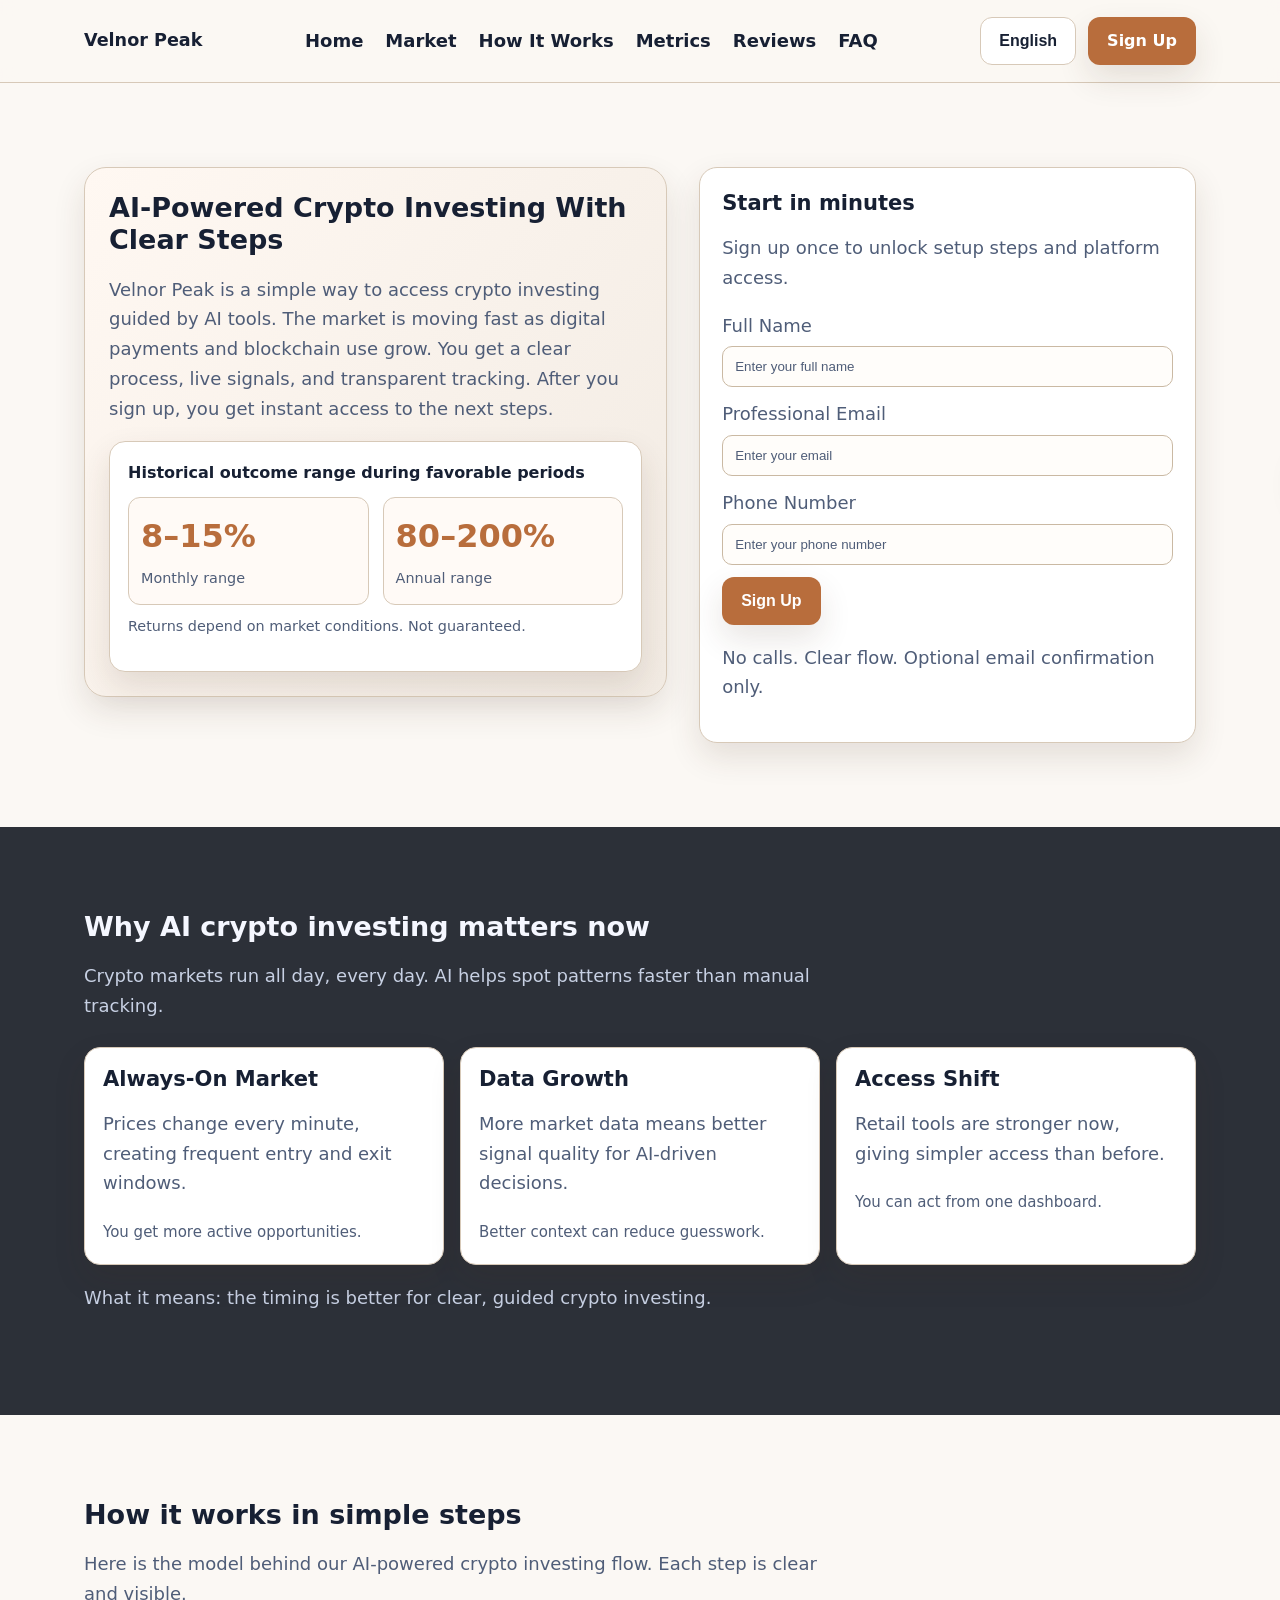
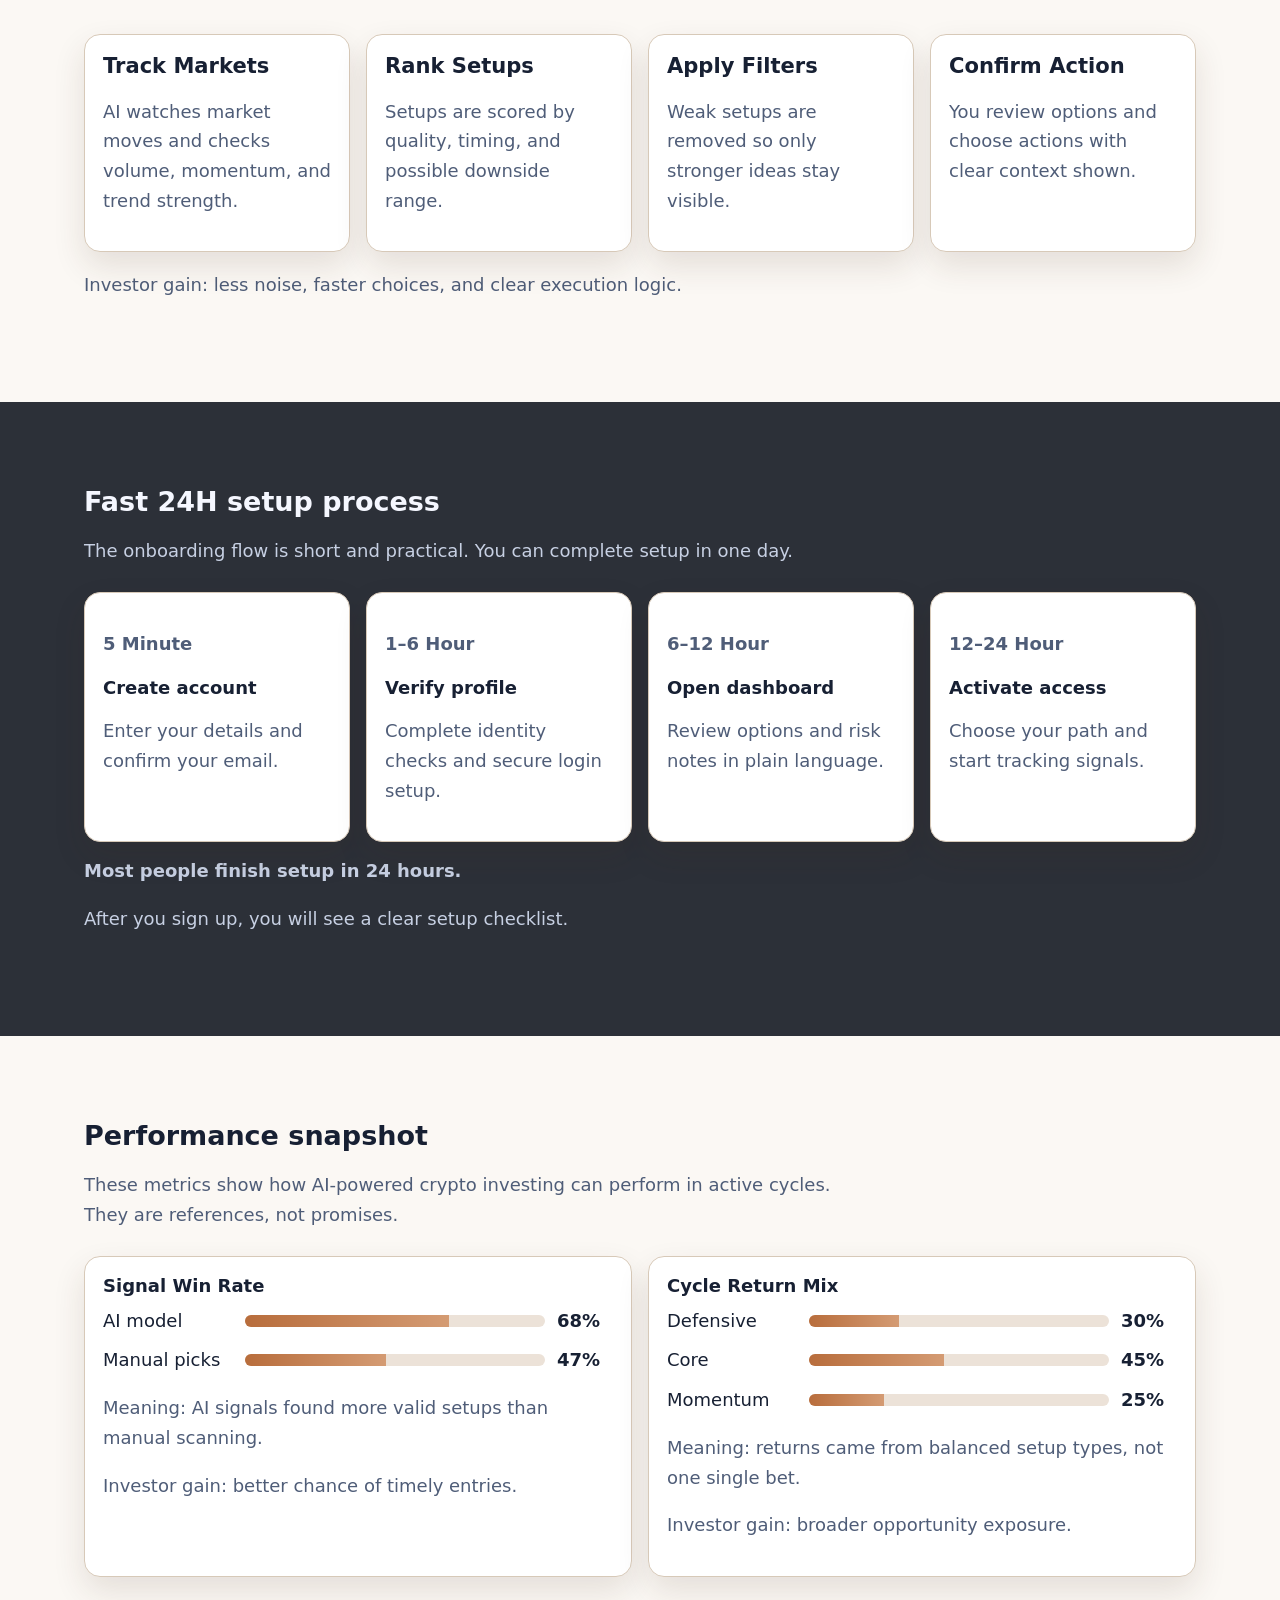
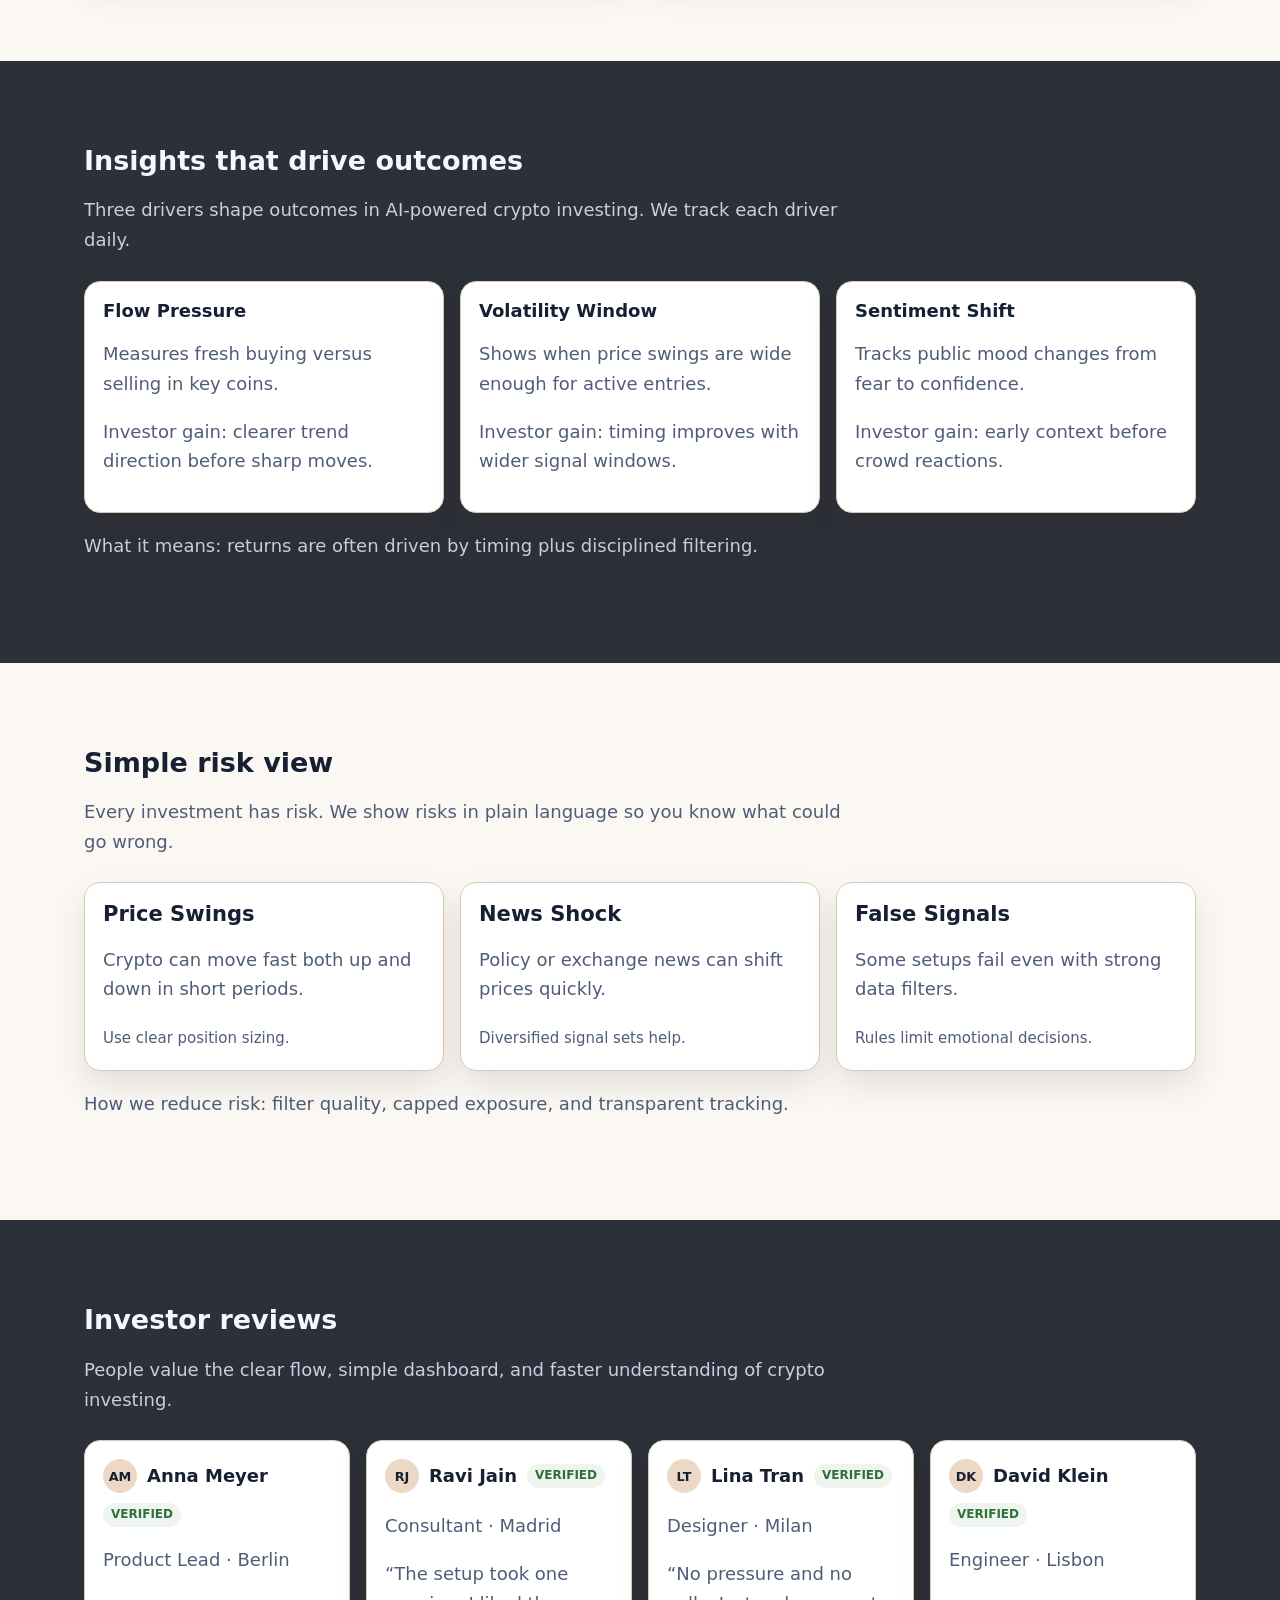
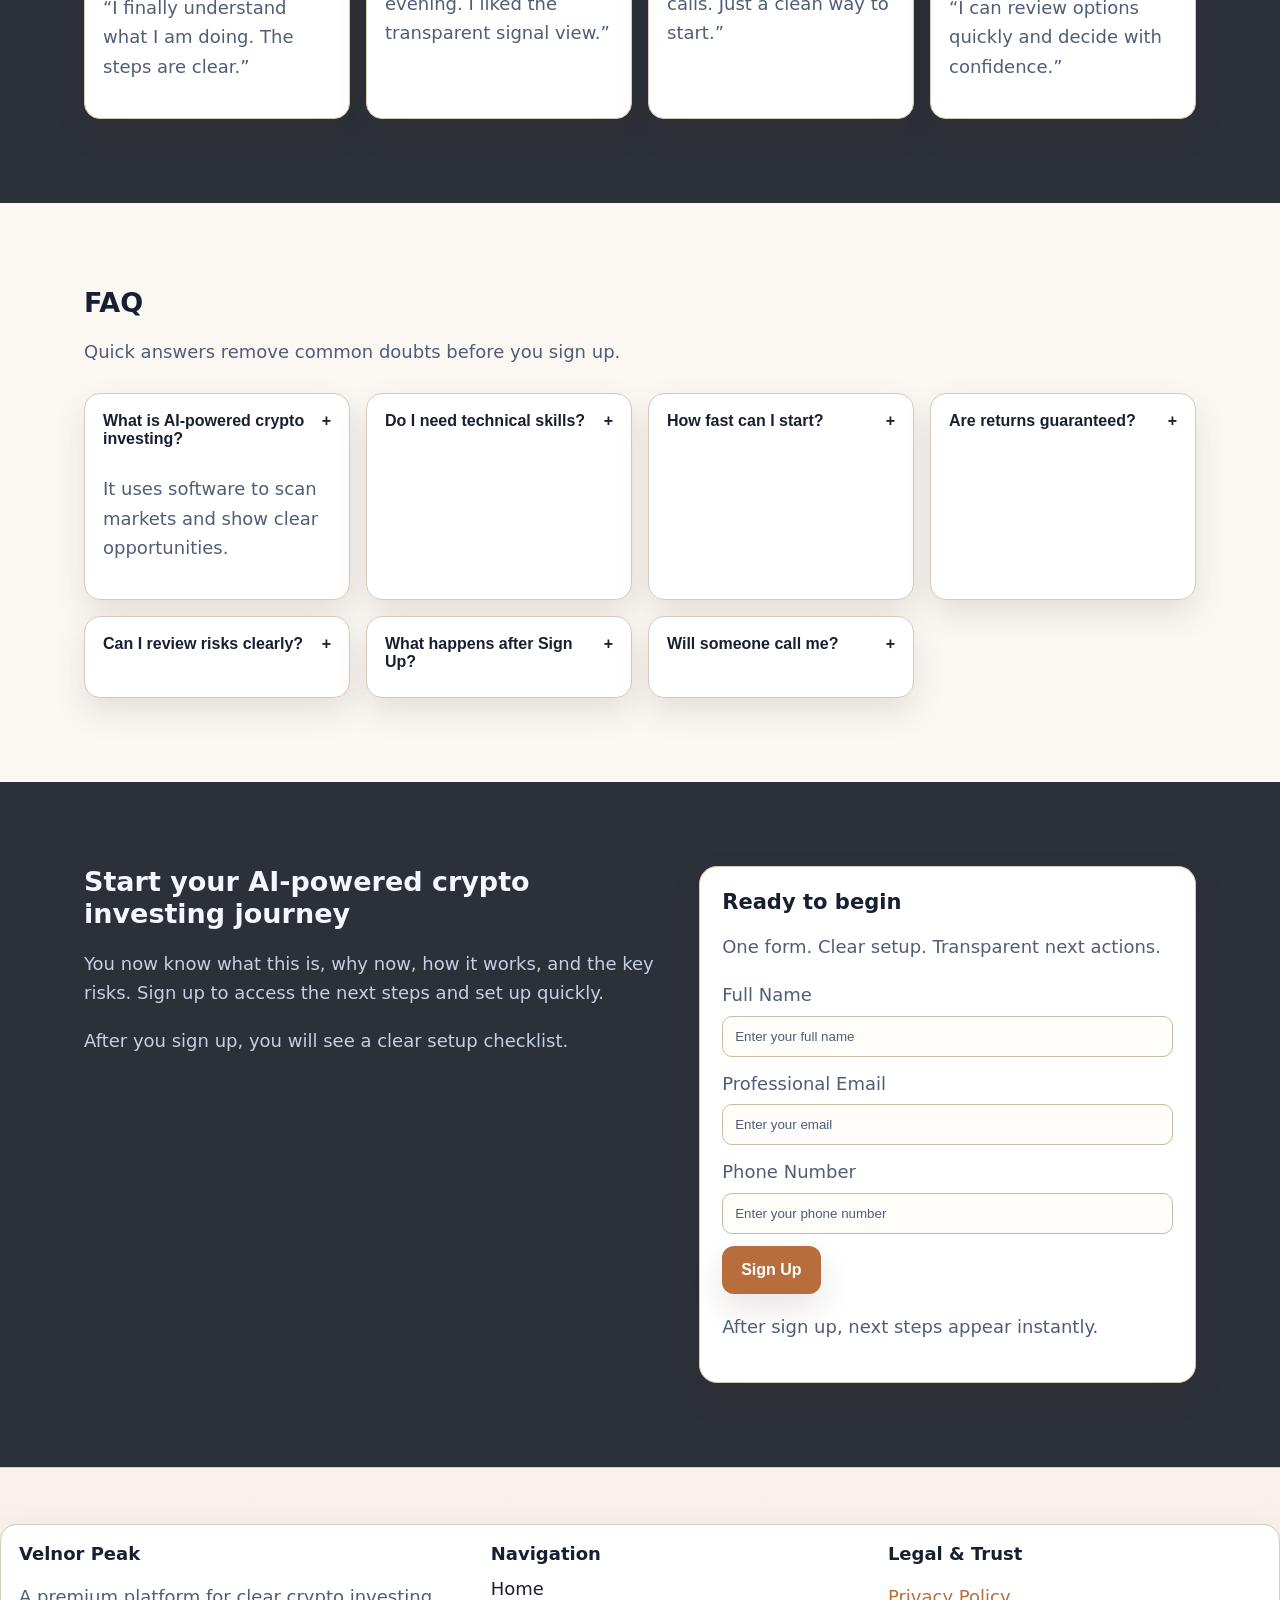
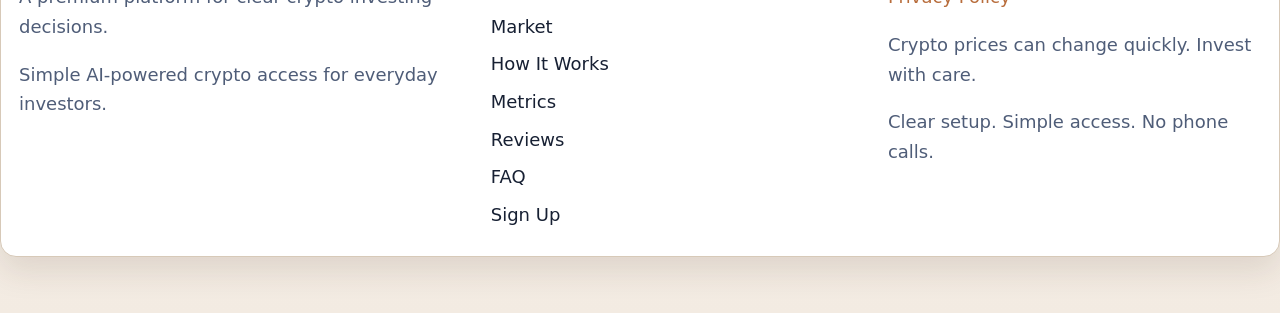
<file: index.html>
<!doctype html>
<html lang="en">
<head>
  <meta charset="UTF-8" />
  <meta name="viewport" content="width=device-width, initial-scale=1.0" />
  <title>Velnor Peak | AI-Powered Crypto Investing English</title>
  <meta name="description" content="Velnor Peak gives a clear way to start AI-powered crypto investing with simple steps, transparent metrics, and fast signup access for investors." />
  <link rel="canonical" href="https://velnorpeak.com/index.html" />
  <link rel="alternate" hreflang="en" href="https://velnorpeak.com/index.html" />
<link rel="alternate" hreflang="de" href="https://velnorpeak.com/de/index.html" />
<link rel="alternate" hreflang="fr" href="https://velnorpeak.com/fr/index.html" />
<link rel="alternate" hreflang="es" href="https://velnorpeak.com/es/index.html" />
<link rel="alternate" hreflang="it" href="https://velnorpeak.com/it/index.html" />
<link rel="alternate" hreflang="tr" href="https://velnorpeak.com/tr/index.html" />
<link rel="alternate" hreflang="pt" href="https://velnorpeak.com/pt/index.html" />
<link rel="alternate" hreflang="jp" href="https://velnorpeak.com/jp/index.html" />
<link rel="alternate" hreflang="sk" href="https://velnorpeak.com/sk/index.html" />
<link rel="alternate" hreflang="be" href="https://velnorpeak.com/be/index.html" />
  <meta property="og:title" content="Velnor Peak | AI-Powered Crypto Investing English" />
  <meta property="og:description" content="Velnor Peak gives a clear way to start AI-powered crypto investing with simple steps, transparent metrics, and fast signup access for investors." />
  <meta property="og:type" content="website" />
  <meta property="og:url" content="https://velnorpeak.com/index.html" />
  <meta name="twitter:card" content="summary_large_image" />
  <meta name="twitter:title" content="Velnor Peak | AI-Powered Crypto Investing English" />
  <meta name="twitter:description" content="Velnor Peak gives a clear way to start AI-powered crypto investing with simple steps, transparent metrics, and fast signup access for investors." />
  <link rel="stylesheet" href="assets/style.css" />
</head>
<body>
<header>
  <div class="container header-inner">
    <a class="brand" href="index.html">Velnor Peak</a>
    <nav class="desktop-nav" aria-label="Main navigation">
      <ul>
        <li><a href="#home">Home</a></li><li><a href="#market">Market</a></li><li><a href="#model">How It Works</a></li><li><a href="#metrics">Metrics</a></li><li><a href="#reviews">Reviews</a></li><li><a href="#faq">FAQ</a></li>
      </ul>
    </nav>
    <div class="header-right desktop-actions">
      <div class="lang">
        <button class="lang-active" aria-label="Current language">English</button>
        <div class="lang-menu"><a href="index.html"><svg width="18" height="12" viewBox="0 0 18 12" aria-hidden="true"><rect width="18" height="12" fill="#1f4aa8"/><path d="M0 5h18v2H0zM8 0h2v12H8z" fill="#fff"/><path d="M0 5.5h18v1H0zM8.5 0h1v12h-1z" fill="#d12f2f"/></svg> English</a>
<a href="de/index.html"><svg width="18" height="12" viewBox="0 0 18 12" aria-hidden="true"><rect width="18" height="4" fill="#111"/><rect y="4" width="18" height="4" fill="#d12f2f"/><rect y="8" width="18" height="4" fill="#f0c541"/></svg> Deutsch</a>
<a href="fr/index.html"><svg width="18" height="12" viewBox="0 0 18 12" aria-hidden="true"><rect width="6" height="12" fill="#1942a8"/><rect x="6" width="6" height="12" fill="#fff"/><rect x="12" width="6" height="12" fill="#d23030"/></svg> Français</a>
<a href="es/index.html"><svg width="18" height="12" viewBox="0 0 18 12" aria-hidden="true"><rect width="18" height="12" fill="#f0c541"/><rect width="18" height="3" fill="#c61f1f"/><rect y="9" width="18" height="3" fill="#c61f1f"/></svg> Español</a>
<a href="it/index.html"><svg width="18" height="12" viewBox="0 0 18 12" aria-hidden="true"><rect width="6" height="12" fill="#1f8e4a"/><rect x="6" width="6" height="12" fill="#fff"/><rect x="12" width="6" height="12" fill="#d63636"/></svg> Italiano</a>
<a href="tr/index.html"><svg width="18" height="12" viewBox="0 0 18 12" aria-hidden="true"><rect width="18" height="12" fill="#c11f2f"/><circle cx="7" cy="6" r="3" fill="#fff"/><circle cx="8" cy="6" r="2.2" fill="#c11f2f"/><circle cx="11" cy="6" r="1" fill="#fff"/></svg> Türkçe</a>
<a href="pt/index.html"><svg width="18" height="12" viewBox="0 0 18 12" aria-hidden="true"><rect width="7" height="12" fill="#1f8e4a"/><rect x="7" width="11" height="12" fill="#d12f2f"/><circle cx="7" cy="6" r="1.8" fill="#f2d058"/></svg> Português</a>
<a href="jp/index.html"><svg width="18" height="12" viewBox="0 0 18 12" aria-hidden="true"><rect width="18" height="12" fill="#fff"/><circle cx="9" cy="6" r="3" fill="#d43b3b"/></svg> 日本語</a>
<a href="sk/index.html"><svg width="18" height="12" viewBox="0 0 18 12" aria-hidden="true"><rect width="18" height="4" fill="#fff"/><rect y="4" width="18" height="4" fill="#2b5fb7"/><rect y="8" width="18" height="4" fill="#c93535"/></svg> Slovak</a>
<a href="be/index.html"><svg width="18" height="12" viewBox="0 0 18 12" aria-hidden="true"><rect width="6" height="12" fill="#111"/><rect x="6" width="6" height="12" fill="#f0c541"/><rect x="12" width="6" height="12" fill="#d42e2e"/></svg> Nederlands (BE)</a></div>
      </div>
      <a href="#signup" class="btn">Sign Up</a>
    </div>
    <button class="mobile-toggle" aria-label="Open menu">☰</button>
  </div>
</header>
<div class="drawer-backdrop"></div>
<aside class="drawer" aria-label="Mobile menu">
  <button class="close" aria-label="Close menu">×</button>
  <nav><ul><li><a href="#home">Home</a></li><li><a href="#market">Market</a></li><li><a href="#model">How It Works</a></li><li><a href="#metrics">Metrics</a></li><li><a href="#reviews">Reviews</a></li><li><a href="#faq">FAQ</a></li></ul></nav>
  <div class="lang"><button class="lang-active">English</button><div class="lang-menu"><a href="index.html"><svg width="18" height="12" viewBox="0 0 18 12" aria-hidden="true"><rect width="18" height="12" fill="#1f4aa8"/><path d="M0 5h18v2H0zM8 0h2v12H8z" fill="#fff"/><path d="M0 5.5h18v1H0zM8.5 0h1v12h-1z" fill="#d12f2f"/></svg> English</a>
<a href="de/index.html"><svg width="18" height="12" viewBox="0 0 18 12" aria-hidden="true"><rect width="18" height="4" fill="#111"/><rect y="4" width="18" height="4" fill="#d12f2f"/><rect y="8" width="18" height="4" fill="#f0c541"/></svg> Deutsch</a>
<a href="fr/index.html"><svg width="18" height="12" viewBox="0 0 18 12" aria-hidden="true"><rect width="6" height="12" fill="#1942a8"/><rect x="6" width="6" height="12" fill="#fff"/><rect x="12" width="6" height="12" fill="#d23030"/></svg> Français</a>
<a href="es/index.html"><svg width="18" height="12" viewBox="0 0 18 12" aria-hidden="true"><rect width="18" height="12" fill="#f0c541"/><rect width="18" height="3" fill="#c61f1f"/><rect y="9" width="18" height="3" fill="#c61f1f"/></svg> Español</a>
<a href="it/index.html"><svg width="18" height="12" viewBox="0 0 18 12" aria-hidden="true"><rect width="6" height="12" fill="#1f8e4a"/><rect x="6" width="6" height="12" fill="#fff"/><rect x="12" width="6" height="12" fill="#d63636"/></svg> Italiano</a>
<a href="tr/index.html"><svg width="18" height="12" viewBox="0 0 18 12" aria-hidden="true"><rect width="18" height="12" fill="#c11f2f"/><circle cx="7" cy="6" r="3" fill="#fff"/><circle cx="8" cy="6" r="2.2" fill="#c11f2f"/><circle cx="11" cy="6" r="1" fill="#fff"/></svg> Türkçe</a>
<a href="pt/index.html"><svg width="18" height="12" viewBox="0 0 18 12" aria-hidden="true"><rect width="7" height="12" fill="#1f8e4a"/><rect x="7" width="11" height="12" fill="#d12f2f"/><circle cx="7" cy="6" r="1.8" fill="#f2d058"/></svg> Português</a>
<a href="jp/index.html"><svg width="18" height="12" viewBox="0 0 18 12" aria-hidden="true"><rect width="18" height="12" fill="#fff"/><circle cx="9" cy="6" r="3" fill="#d43b3b"/></svg> 日本語</a>
<a href="sk/index.html"><svg width="18" height="12" viewBox="0 0 18 12" aria-hidden="true"><rect width="18" height="4" fill="#fff"/><rect y="4" width="18" height="4" fill="#2b5fb7"/><rect y="8" width="18" height="4" fill="#c93535"/></svg> Slovak</a>
<a href="be/index.html"><svg width="18" height="12" viewBox="0 0 18 12" aria-hidden="true"><rect width="6" height="12" fill="#111"/><rect x="6" width="6" height="12" fill="#f0c541"/><rect x="12" width="6" height="12" fill="#d42e2e"/></svg> Nederlands (BE)</a></div></div>
  <a href="#signup" class="btn">Sign Up</a>
</aside>

<main>
<section id="home" class="section light">
  <div class="container hero-grid">
    <div class="hero-panel">
      <h1>AI-Powered Crypto Investing With Clear Steps</h1>
      <p>Velnor Peak is a simple way to access crypto investing guided by AI tools. The market is moving fast as digital payments and blockchain use grow. You get a clear process, live signals, and transparent tracking. After you sign up, you get instant access to the next steps.</p>
      <div class="performance-block visual-card">
        <div class="performance-head">Historical outcome range during favorable periods</div>
        <div class="performance-split">
          <div class="performance-metric"><strong>8–15%</strong><span>Monthly range</span></div>
          <div class="performance-metric"><strong>80–200%</strong><span>Annual range</span></div>
        </div>
        <p class="performance-note">Returns depend on market conditions. Not guaranteed.</p>
      </div>
    </div>
    <form class="form-card" id="signup" aria-label="Lead form">
      <h3 class="form-title">Start in minutes</h3>
      <p class="form-sub">Sign up once to unlock setup steps and platform access.</p>
      <div class="field"><label for="name1">Full Name</label><input id="name1" placeholder="Enter your full name" required /></div>
      <div class="field"><label for="email1">Professional Email</label><input id="email1" type="email" placeholder="Enter your email" required /></div>
      <div class="field"><label for="phone1">Phone Number</label><input id="phone1" type="tel" placeholder="Enter your phone number" required /></div>
      <button class="btn" type="submit">Sign Up</button>
      <p class="form-msg muted">No calls. Clear flow. Optional email confirmation only.</p>
    </form>
  </div>
</section>

<section id="market" class="section dark"><div class="container">
  <h2 class="section-title">Why AI crypto investing matters now</h2>
  <p class="section-intro">Crypto markets run all day, every day. AI helps spot patterns faster than manual tracking.</p>
  <div class="card-grid">
    <article class="card"><h3>Always-On Market</h3><p>Prices change every minute, creating frequent entry and exit windows.</p><small class="muted">You get more active opportunities.</small></article>
    <article class="card"><h3>Data Growth</h3><p>More market data means better signal quality for AI-driven decisions.</p><small class="muted">Better context can reduce guesswork.</small></article>
    <article class="card"><h3>Access Shift</h3><p>Retail tools are stronger now, giving simpler access than before.</p><small class="muted">You can act from one dashboard.</small></article>
  </div>
  <p>What it means: the timing is better for clear, guided crypto investing.</p>
</div></section>

<section id="model" class="section light"><div class="container">
  <h2>How it works in simple steps</h2>
  <p class="section-intro">Here is the model behind our AI-powered crypto investing flow. Each step is clear and visible.</p>
  <div class="model-grid">
    <article class="card"><h3>Track Markets</h3><p>AI watches market moves and checks volume, momentum, and trend strength.</p></article>
    <article class="card"><h3>Rank Setups</h3><p>Setups are scored by quality, timing, and possible downside range.</p></article>
    <article class="card"><h3>Apply Filters</h3><p>Weak setups are removed so only stronger ideas stay visible.</p></article>
    <article class="card"><h3>Confirm Action</h3><p>You review options and choose actions with clear context shown.</p></article>
  </div>
  <p>Investor gain: less noise, faster choices, and clear execution logic.</p>
</div></section>

<section class="section dark"><div class="container">
  <h2>Fast 24H setup process</h2>
  <p class="section-intro">The onboarding flow is short and practical. You can complete setup in one day.</p>
  <div class="process-grid">
    <article class="process-card"><p class="process-step-time">5 Minute</p><h4>Create account</h4><p>Enter your details and confirm your email.</p></article>
    <article class="process-card"><p class="process-step-time">1–6 Hour</p><h4>Verify profile</h4><p>Complete identity checks and secure login setup.</p></article>
    <article class="process-card"><p class="process-step-time">6–12 Hour</p><h4>Open dashboard</h4><p>Review options and risk notes in plain language.</p></article>
    <article class="process-card"><p class="process-step-time">12–24 Hour</p><h4>Activate access</h4><p>Choose your path and start tracking signals.</p></article>
  </div>
  <p class="process-note">Most people finish setup in 24 hours.</p>
  <p>After you sign up, you will see a clear setup checklist.</p>
</div></section>

<section id="metrics" class="section light"><div class="container">
  <h2>Performance snapshot</h2>
  <p class="section-intro">These metrics show how AI-powered crypto investing can perform in active cycles. They are references, not promises.</p>
  <div class="metric-grid">
    <article class="metric-card visual-card"><h4>Signal Win Rate</h4><div class="chart-bars"><div class="bar-row"><span>AI model</span><div class="bar-track"><div class="bar-fill" style="width:68%"></div></div><strong>68%</strong></div><div class="bar-row"><span>Manual picks</span><div class="bar-track"><div class="bar-fill" style="width:47%"></div></div><strong>47%</strong></div></div><p>Meaning: AI signals found more valid setups than manual scanning.</p><p>Investor gain: better chance of timely entries.</p></article>
    <article class="metric-card visual-card"><h4>Cycle Return Mix</h4><div class="chart-bars"><div class="bar-row"><span>Defensive</span><div class="bar-track"><div class="bar-fill" style="width:30%"></div></div><strong>30%</strong></div><div class="bar-row"><span>Core</span><div class="bar-track"><div class="bar-fill" style="width:45%"></div></div><strong>45%</strong></div><div class="bar-row"><span>Momentum</span><div class="bar-track"><div class="bar-fill" style="width:25%"></div></div><strong>25%</strong></div></div><p>Meaning: returns came from balanced setup types, not one single bet.</p><p>Investor gain: broader opportunity exposure.</p></article>
  </div>
</div></section>

<section class="section dark"><div class="container">
  <h2>Insights that drive outcomes</h2>
  <p class="section-intro">Three drivers shape outcomes in AI-powered crypto investing. We track each driver daily.</p>
  <div class="insight-grid">
    <article class="visual-card"><h4>Flow Pressure</h4><p>Measures fresh buying versus selling in key coins.</p><p>Investor gain: clearer trend direction before sharp moves.</p></article>
    <article class="visual-card"><h4>Volatility Window</h4><p>Shows when price swings are wide enough for active entries.</p><p>Investor gain: timing improves with wider signal windows.</p></article>
    <article class="visual-card"><h4>Sentiment Shift</h4><p>Tracks public mood changes from fear to confidence.</p><p>Investor gain: early context before crowd reactions.</p></article>
  </div>
  <p>What it means: returns are often driven by timing plus disciplined filtering.</p>
</div></section>

<section class="section light"><div class="container">
  <h2>Simple risk view</h2>
  <p class="section-intro">Every investment has risk. We show risks in plain language so you know what could go wrong.</p>
  <div class="risk-grid">
    <article class="card"><h3>Price Swings</h3><p>Crypto can move fast both up and down in short periods.</p><small class="muted">Use clear position sizing.</small></article>
    <article class="card"><h3>News Shock</h3><p>Policy or exchange news can shift prices quickly.</p><small class="muted">Diversified signal sets help.</small></article>
    <article class="card"><h3>False Signals</h3><p>Some setups fail even with strong data filters.</p><small class="muted">Rules limit emotional decisions.</small></article>
  </div>
  <p>How we reduce risk: filter quality, capped exposure, and transparent tracking.</p>
</div></section>

<section id="reviews" class="section dark"><div class="container">
  <h2>Investor reviews</h2>
  <p class="section-intro">People value the clear flow, simple dashboard, and faster understanding of crypto investing.</p>
  <div class="review-grid">
    <article class="review-card"><div class="review-head"><span class="avatar">AM</span><span>Anna Meyer</span><span class="verified">VERIFIED</span></div><p>Product Lead · Berlin</p><p>“I finally understand what I am doing. The steps are clear.”</p></article>
    <article class="review-card"><div class="review-head"><span class="avatar">RJ</span><span>Ravi Jain</span><span class="verified">VERIFIED</span></div><p>Consultant · Madrid</p><p>“The setup took one evening. I liked the transparent signal view.”</p></article>
    <article class="review-card"><div class="review-head"><span class="avatar">LT</span><span>Lina Tran</span><span class="verified">VERIFIED</span></div><p>Designer · Milan</p><p>“No pressure and no calls. Just a clean way to start.”</p></article>
    <article class="review-card"><div class="review-head"><span class="avatar">DK</span><span>David Klein</span><span class="verified">VERIFIED</span></div><p>Engineer · Lisbon</p><p>“I can review options quickly and decide with confidence.”</p></article>
  </div>
</div></section>

<section id="faq" class="section light"><div class="container">
  <h2>FAQ</h2>
  <p class="section-intro">Quick answers remove common doubts before you sign up.</p>
  <div class="faq-list">
    <article class="faq-item open"><button>What is AI-powered crypto investing?<span>+</span></button><div class="faq-panel"><p>It uses software to scan markets and show clear opportunities.</p></div></article>
    <article class="faq-item"><button>Do I need technical skills?<span>+</span></button><div class="faq-panel"><p>No. You see plain-language steps and easy setup actions.</p></div></article>
    <article class="faq-item"><button>How fast can I start?<span>+</span></button><div class="faq-panel"><p>Most people finish onboarding in 24 hours.</p></div></article>
    <article class="faq-item"><button>Are returns guaranteed?<span>+</span></button><div class="faq-panel"><p>No. Markets change and returns depend on conditions.</p></div></article>
    <article class="faq-item"><button>Can I review risks clearly?<span>+</span></button><div class="faq-panel"><p>Yes. Risk notes explain main downside scenarios in simple words.</p></div></article>
    <article class="faq-item"><button>What happens after Sign Up?<span>+</span></button><div class="faq-panel"><p>After you sign up, you can review the options and choose what to do next.</p></div></article>
    <article class="faq-item"><button>Will someone call me?<span>+</span></button><div class="faq-panel"><p>No calls. We may send a short email to confirm your details.</p></div></article>
  </div>
</div></section>

<section class="section dark"><div class="container hero-grid">
  <div>
    <h2>Start your AI-powered crypto investing journey</h2>
    <p>You now know what this is, why now, how it works, and the key risks. Sign up to access the next steps and set up quickly.</p>
    <p>After you sign up, you will see a clear setup checklist.</p>
  </div>
  <form class="form-card" aria-label="Final signup form">
      <h3 class="form-title">Ready to begin</h3>
      <p class="form-sub">One form. Clear setup. Transparent next actions.</p>
      <div class="field"><label for="name2">Full Name</label><input id="name2" placeholder="Enter your full name" required /></div>
      <div class="field"><label for="email2">Professional Email</label><input id="email2" type="email" placeholder="Enter your email" required /></div>
      <div class="field"><label for="phone2">Phone Number</label><input id="phone2" type="tel" placeholder="Enter your phone number" required /></div>
      <button class="btn" type="submit">Sign Up</button>
      <p class="form-msg muted">After sign up, next steps appear instantly.</p>
  </form>
</div></section>
</main>

<footer><div class="container footer-grid footer-panel">
  <div><h4>Velnor Peak</h4><p>A premium platform for clear crypto investing decisions.</p><p>Simple AI-powered crypto access for everyday investors.</p></div>
  <div class="footer-links"><h4>Navigation</h4><a href="#home">Home</a><a href="#market">Market</a><a href="#model">How It Works</a><a href="#metrics">Metrics</a><a href="#reviews">Reviews</a><a href="#faq">FAQ</a><a href="#signup">Sign Up</a></div>
  <div><h4>Legal & Trust</h4><p><a href="#" data-open-policy>Privacy Policy</a></p><p>Crypto prices can change quickly. Invest with care.</p><p>Clear setup. Simple access. No phone calls.</p></div>
</div></footer>

<div class="modal" id="privacyModal" role="dialog" aria-modal="true" aria-label="Privacy policy">
  <article class="card modal-card">
    <div class="modal-head"><h3>Privacy Policy</h3><button class="modal-close" data-close-policy aria-label="Close policy">×</button></div>
    <p><strong>Introduction:</strong> We explain data use in clear language.</p>
    <p><strong>Data collection:</strong> We collect name, email, phone, and usage events.</p>
    <p><strong>Legal basis:</strong> We process data for service delivery and user consent.</p>
    <p><strong>Cookies:</strong> Cookies support login security and analytics improvements.</p>
    <p><strong>Retention:</strong> Data is stored only as long as needed.</p>
    <p><strong>Third-party sharing:</strong> Trusted providers help with hosting and messaging.</p>
    <p><strong>Security:</strong> We use encryption and role-based internal access.</p>
    <p><strong>User rights:</strong> You can request access, correction, export, or deletion.</p>
    <p><strong>International transfers:</strong> Some processing may happen outside your country with safeguards.</p>
    <p><strong>Industry risk disclosure:</strong> Digital asset markets are volatile and outcomes are uncertain.</p>
    <p><strong>Contact:</strong> privacy@velnorpeak.com</p>
    <div class="modal-foot"><button class="btn" data-close-policy type="button">Close</button></div>
  </article>
</div>

<script type="application/ld+json">{"@context":"https://schema.org","@type":"Organization","name":"Velnor Peak","url":"https://velnorpeak.com"}</script>
<script type="application/ld+json">{"@context":"https://schema.org","@type":"WebSite","name":"Velnor Peak","url":"https://velnorpeak.com/index.html"}</script>
<script type="application/ld+json">{"@context":"https://schema.org","@type":"FAQPage","mainEntity":[{"@type":"Question","name":"What is AI-powered crypto investing?","acceptedAnswer":{"@type":"Answer","text":"It uses software to scan markets and show clear opportunities."}},{"@type":"Question","name":"How fast can I start?","acceptedAnswer":{"@type":"Answer","text":"Most people finish onboarding in 24 hours."}}]}</script>
<script type="application/ld+json">{"@context":"https://schema.org","@type":"Review","author":{"@type":"Person","name":"Anna Meyer"},"reviewBody":"I finally understand what I am doing. The steps are clear.","itemReviewed":{"@type":"Organization","name":"Velnor Peak"}}</script>
<script defer src="assets/app.js"></script>
</body>
</html>
</file>
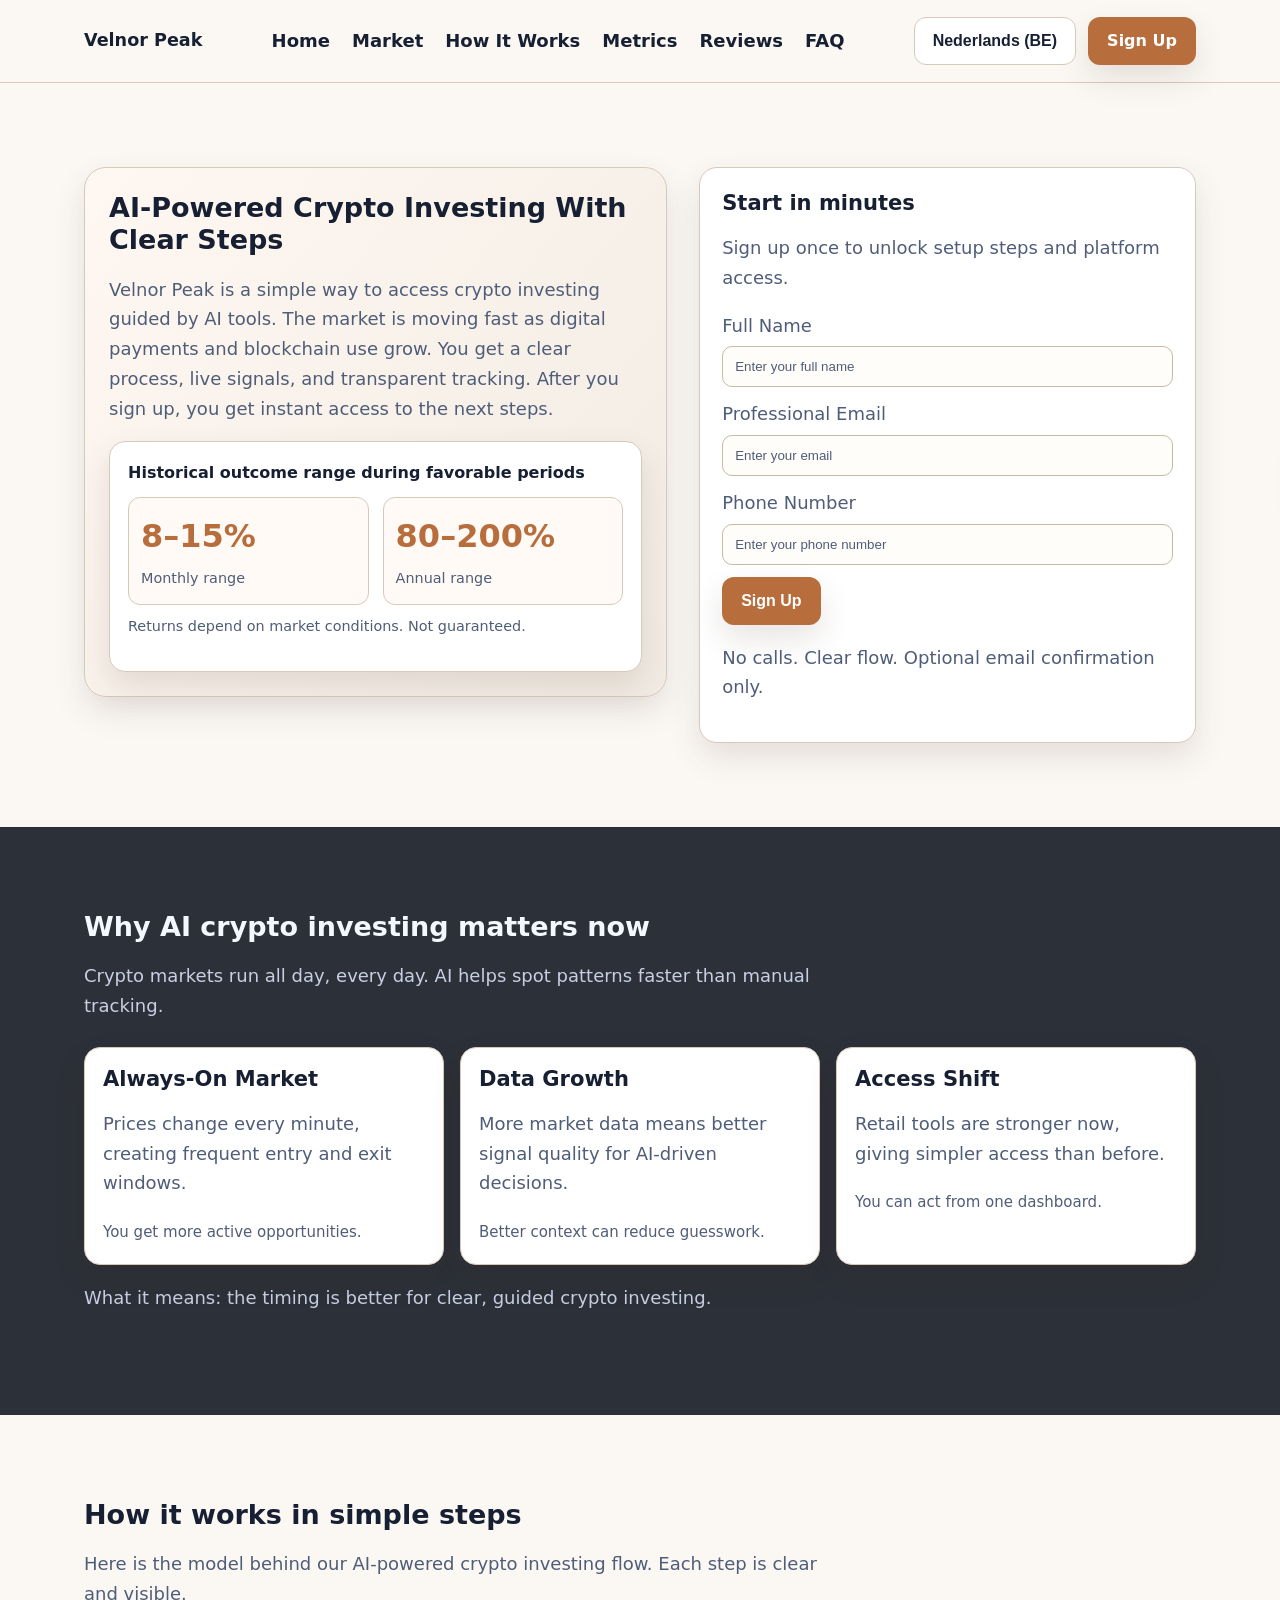
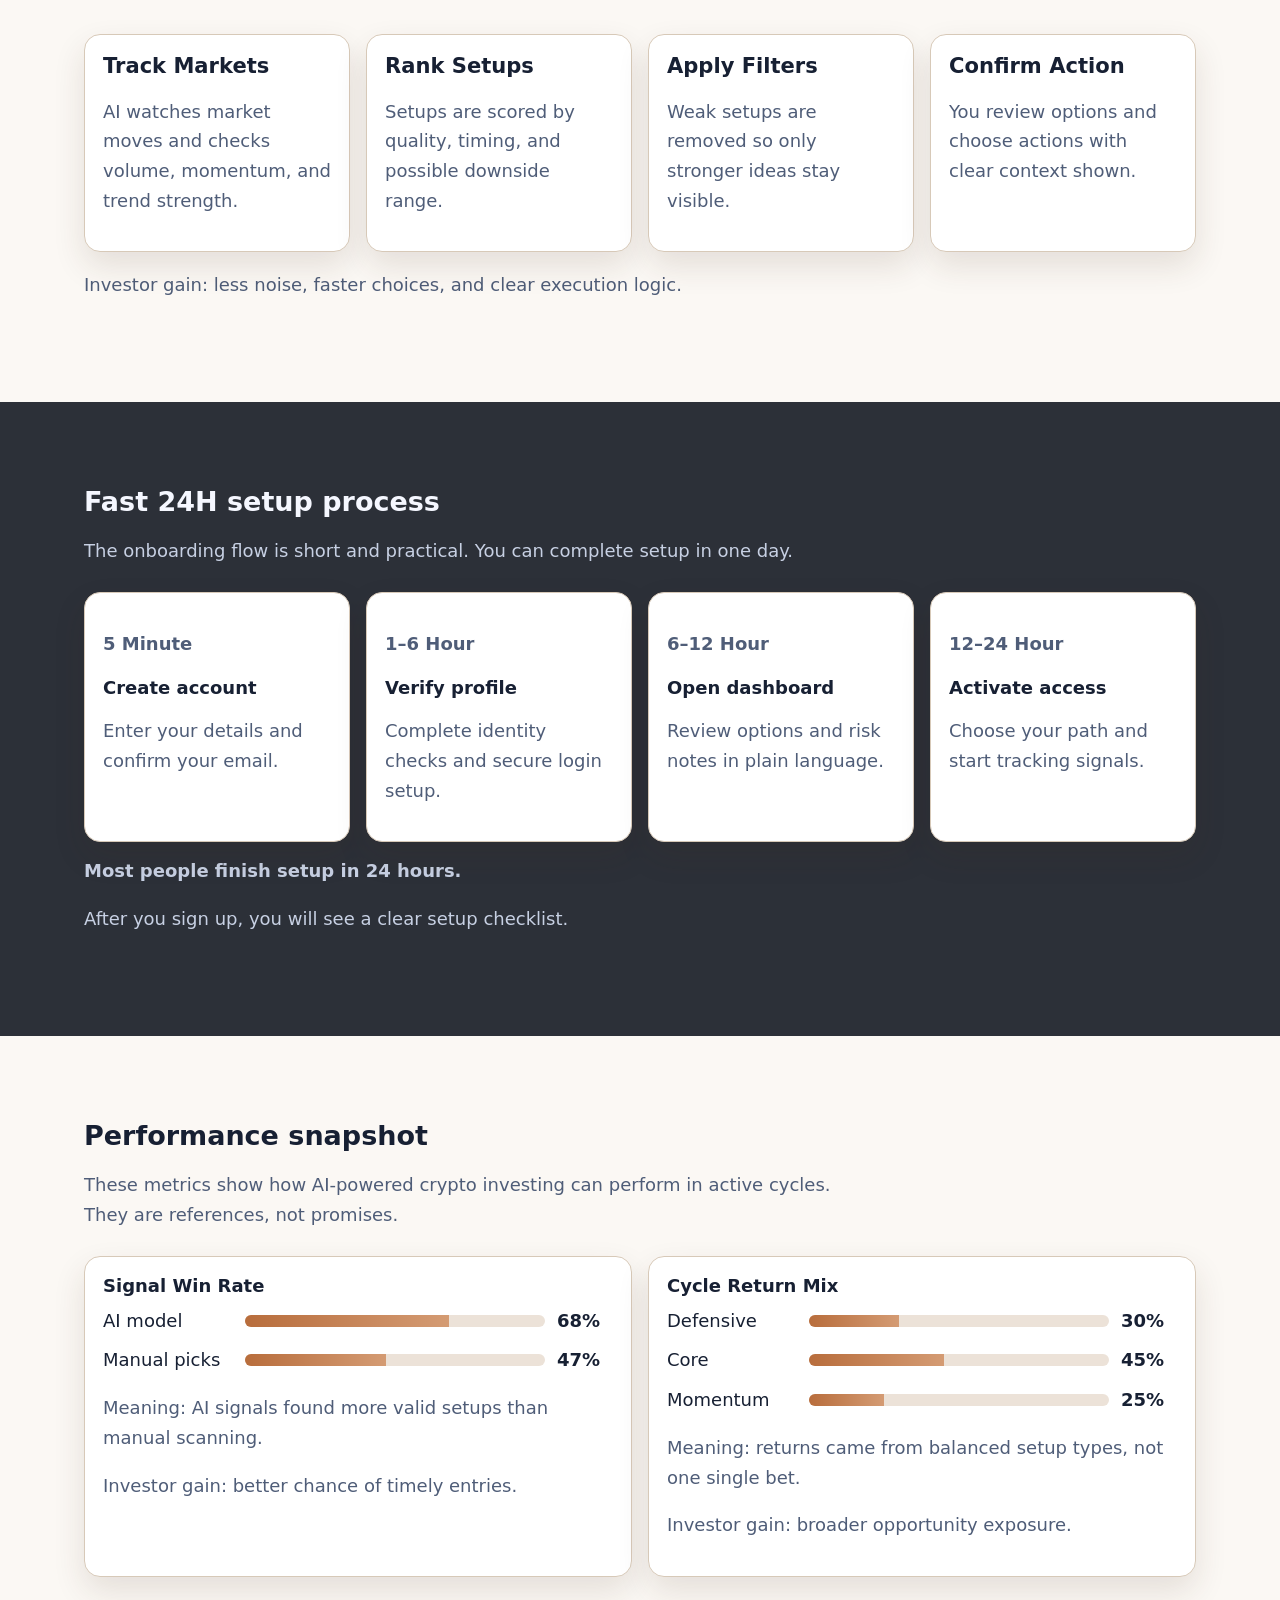
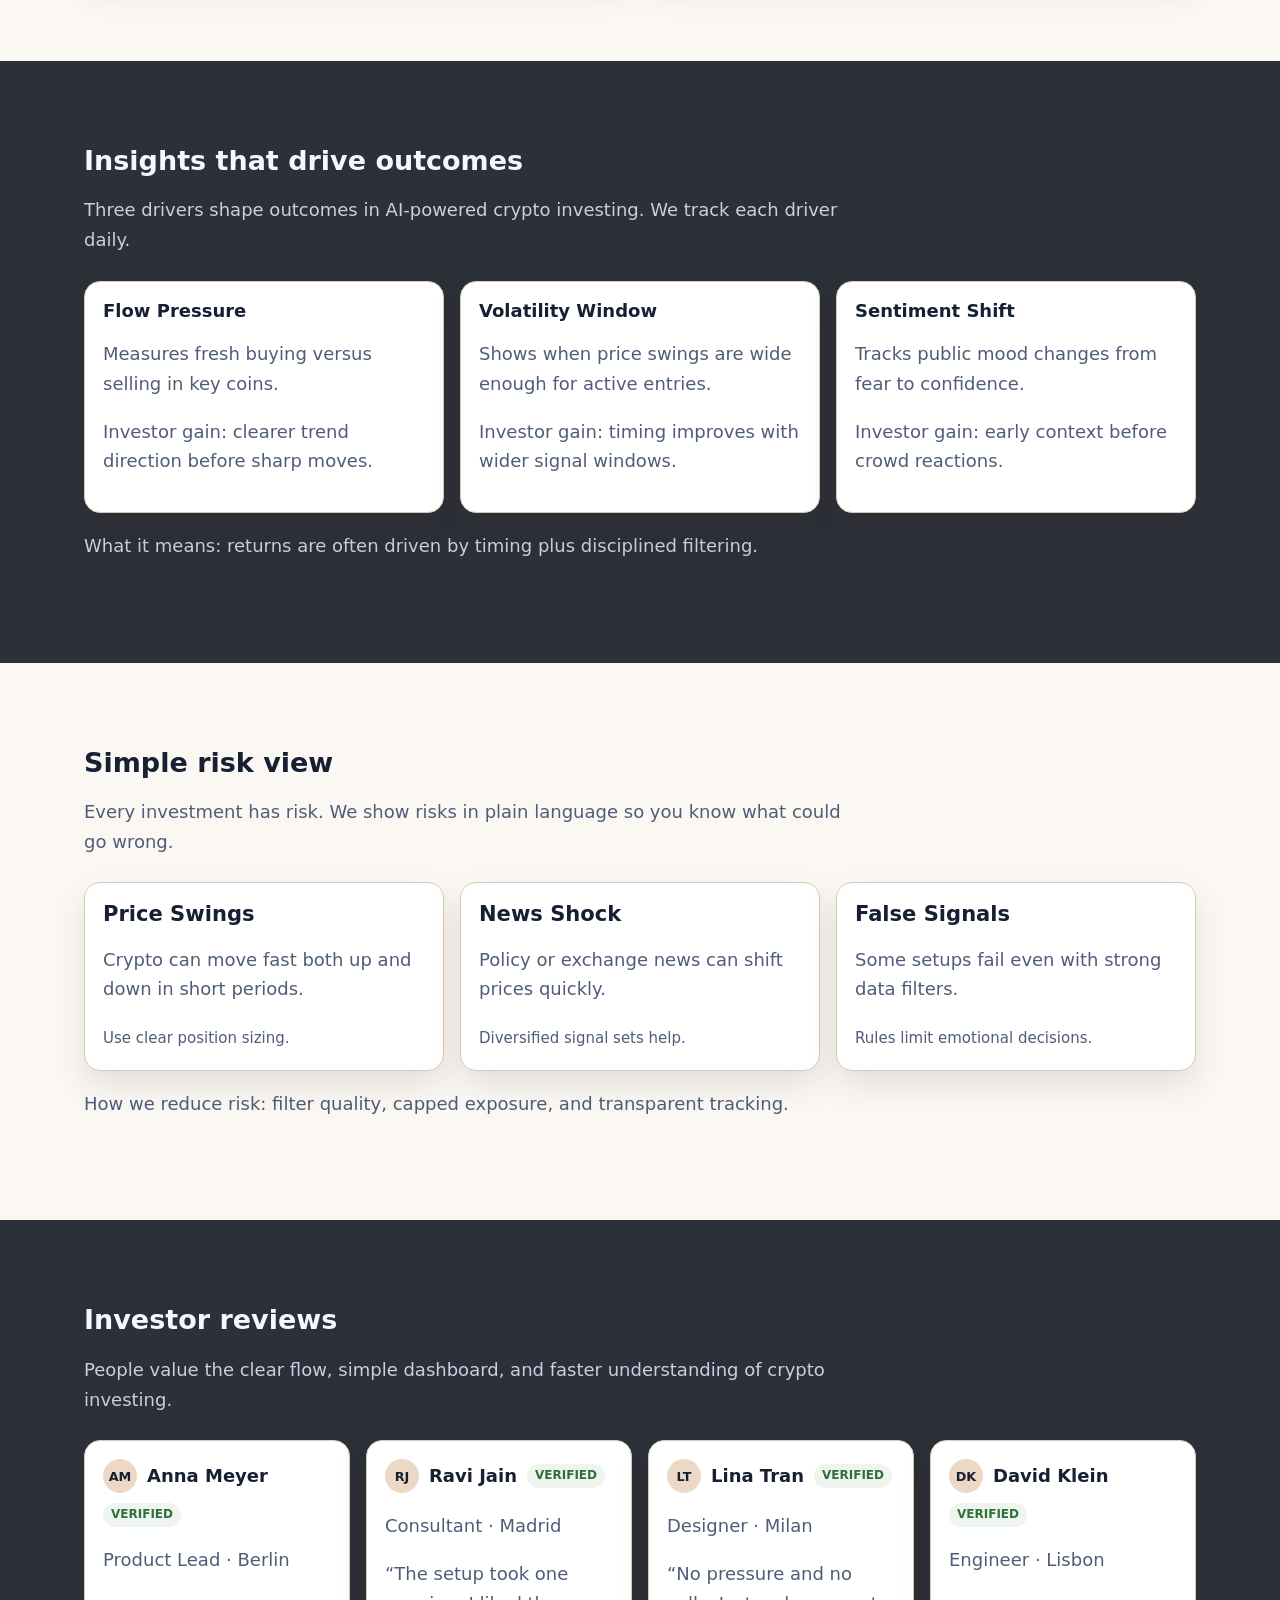
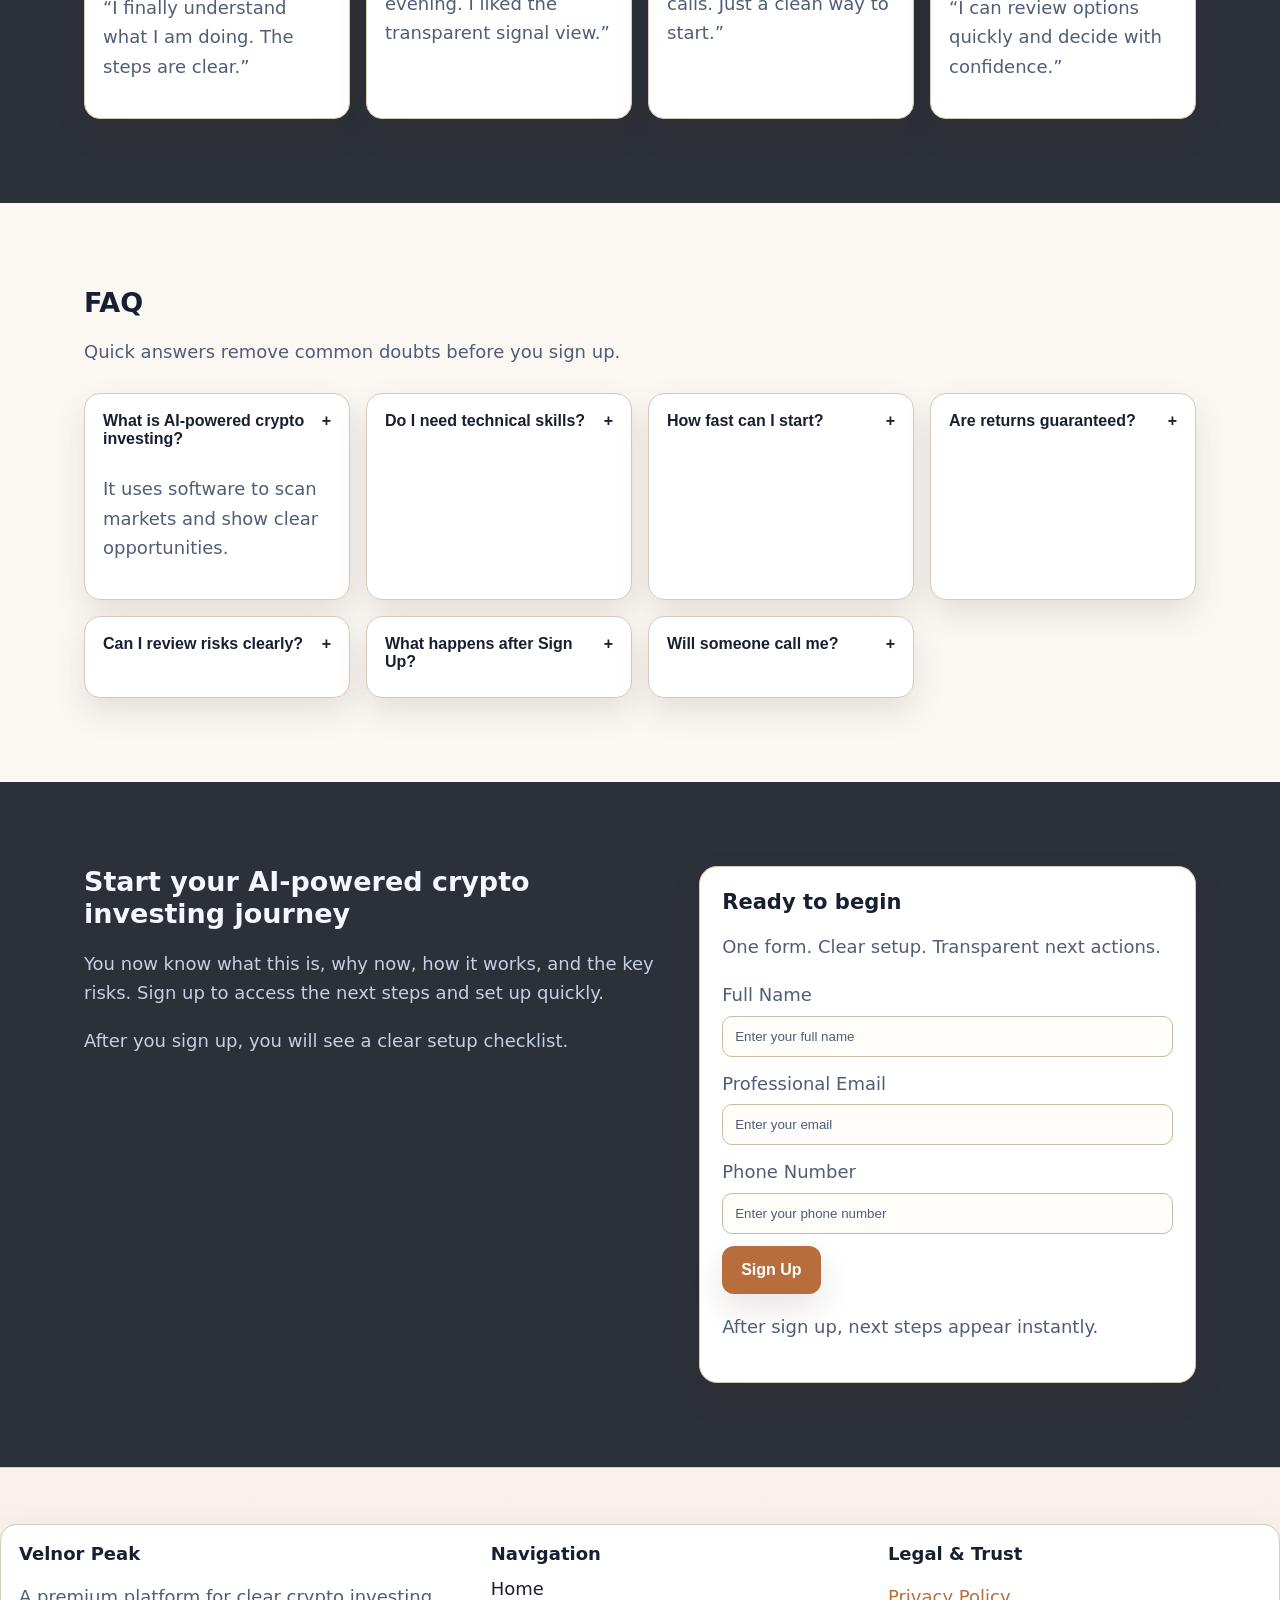
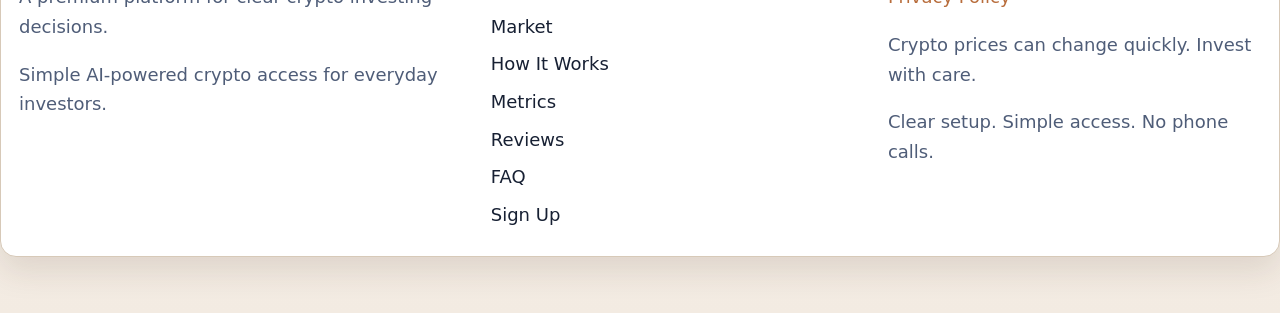
<file: be/index.html>
<!doctype html>
<html lang="en">
<head>
  <meta charset="UTF-8" />
  <meta name="viewport" content="width=device-width, initial-scale=1.0" />
  <title>Velnor Peak | AI-Powered Crypto Investing Nederlands (BE)</title>
  <meta name="description" content="Velnor Peak gives a clear way to start AI-powered crypto investing with simple steps, transparent metrics, and fast signup access for investors." />
  <link rel="canonical" href="https://velnorpeak.com/be/index.html" />
  <link rel="alternate" hreflang="en" href="https://velnorpeak.com/index.html" />
<link rel="alternate" hreflang="de" href="https://velnorpeak.com/de/index.html" />
<link rel="alternate" hreflang="fr" href="https://velnorpeak.com/fr/index.html" />
<link rel="alternate" hreflang="es" href="https://velnorpeak.com/es/index.html" />
<link rel="alternate" hreflang="it" href="https://velnorpeak.com/it/index.html" />
<link rel="alternate" hreflang="tr" href="https://velnorpeak.com/tr/index.html" />
<link rel="alternate" hreflang="pt" href="https://velnorpeak.com/pt/index.html" />
<link rel="alternate" hreflang="jp" href="https://velnorpeak.com/jp/index.html" />
<link rel="alternate" hreflang="sk" href="https://velnorpeak.com/sk/index.html" />
<link rel="alternate" hreflang="be" href="https://velnorpeak.com/be/index.html" />
  <meta property="og:title" content="Velnor Peak | AI-Powered Crypto Investing Nederlands (BE)" />
  <meta property="og:description" content="Velnor Peak gives a clear way to start AI-powered crypto investing with simple steps, transparent metrics, and fast signup access for investors." />
  <meta property="og:type" content="website" />
  <meta property="og:url" content="https://velnorpeak.com/be/index.html" />
  <meta name="twitter:card" content="summary_large_image" />
  <meta name="twitter:title" content="Velnor Peak | AI-Powered Crypto Investing Nederlands (BE)" />
  <meta name="twitter:description" content="Velnor Peak gives a clear way to start AI-powered crypto investing with simple steps, transparent metrics, and fast signup access for investors." />
  <link rel="stylesheet" href="../assets/style.css" />
</head>
<body>
<header>
  <div class="container header-inner">
    <a class="brand" href="../index.html">Velnor Peak</a>
    <nav class="desktop-nav" aria-label="Main navigation">
      <ul>
        <li><a href="#home">Home</a></li><li><a href="#market">Market</a></li><li><a href="#model">How It Works</a></li><li><a href="#metrics">Metrics</a></li><li><a href="#reviews">Reviews</a></li><li><a href="#faq">FAQ</a></li>
      </ul>
    </nav>
    <div class="header-right desktop-actions">
      <div class="lang">
        <button class="lang-active" aria-label="Current language">Nederlands (BE)</button>
        <div class="lang-menu"><a href="../index.html"><svg width="18" height="12" viewBox="0 0 18 12" aria-hidden="true"><rect width="18" height="12" fill="#1f4aa8"/><path d="M0 5h18v2H0zM8 0h2v12H8z" fill="#fff"/><path d="M0 5.5h18v1H0zM8.5 0h1v12h-1z" fill="#d12f2f"/></svg> English</a>
<a href="../de/index.html"><svg width="18" height="12" viewBox="0 0 18 12" aria-hidden="true"><rect width="18" height="4" fill="#111"/><rect y="4" width="18" height="4" fill="#d12f2f"/><rect y="8" width="18" height="4" fill="#f0c541"/></svg> Deutsch</a>
<a href="../fr/index.html"><svg width="18" height="12" viewBox="0 0 18 12" aria-hidden="true"><rect width="6" height="12" fill="#1942a8"/><rect x="6" width="6" height="12" fill="#fff"/><rect x="12" width="6" height="12" fill="#d23030"/></svg> Français</a>
<a href="../es/index.html"><svg width="18" height="12" viewBox="0 0 18 12" aria-hidden="true"><rect width="18" height="12" fill="#f0c541"/><rect width="18" height="3" fill="#c61f1f"/><rect y="9" width="18" height="3" fill="#c61f1f"/></svg> Español</a>
<a href="../it/index.html"><svg width="18" height="12" viewBox="0 0 18 12" aria-hidden="true"><rect width="6" height="12" fill="#1f8e4a"/><rect x="6" width="6" height="12" fill="#fff"/><rect x="12" width="6" height="12" fill="#d63636"/></svg> Italiano</a>
<a href="../tr/index.html"><svg width="18" height="12" viewBox="0 0 18 12" aria-hidden="true"><rect width="18" height="12" fill="#c11f2f"/><circle cx="7" cy="6" r="3" fill="#fff"/><circle cx="8" cy="6" r="2.2" fill="#c11f2f"/><circle cx="11" cy="6" r="1" fill="#fff"/></svg> Türkçe</a>
<a href="../pt/index.html"><svg width="18" height="12" viewBox="0 0 18 12" aria-hidden="true"><rect width="7" height="12" fill="#1f8e4a"/><rect x="7" width="11" height="12" fill="#d12f2f"/><circle cx="7" cy="6" r="1.8" fill="#f2d058"/></svg> Português</a>
<a href="../jp/index.html"><svg width="18" height="12" viewBox="0 0 18 12" aria-hidden="true"><rect width="18" height="12" fill="#fff"/><circle cx="9" cy="6" r="3" fill="#d43b3b"/></svg> 日本語</a>
<a href="../sk/index.html"><svg width="18" height="12" viewBox="0 0 18 12" aria-hidden="true"><rect width="18" height="4" fill="#fff"/><rect y="4" width="18" height="4" fill="#2b5fb7"/><rect y="8" width="18" height="4" fill="#c93535"/></svg> Slovak</a>
<a href="../be/index.html"><svg width="18" height="12" viewBox="0 0 18 12" aria-hidden="true"><rect width="6" height="12" fill="#111"/><rect x="6" width="6" height="12" fill="#f0c541"/><rect x="12" width="6" height="12" fill="#d42e2e"/></svg> Nederlands (BE)</a></div>
      </div>
      <a href="#signup" class="btn">Sign Up</a>
    </div>
    <button class="mobile-toggle" aria-label="Open menu">☰</button>
  </div>
</header>
<div class="drawer-backdrop"></div>
<aside class="drawer" aria-label="Mobile menu">
  <button class="close" aria-label="Close menu">×</button>
  <nav><ul><li><a href="#home">Home</a></li><li><a href="#market">Market</a></li><li><a href="#model">How It Works</a></li><li><a href="#metrics">Metrics</a></li><li><a href="#reviews">Reviews</a></li><li><a href="#faq">FAQ</a></li></ul></nav>
  <div class="lang"><button class="lang-active">Nederlands (BE)</button><div class="lang-menu"><a href="../index.html"><svg width="18" height="12" viewBox="0 0 18 12" aria-hidden="true"><rect width="18" height="12" fill="#1f4aa8"/><path d="M0 5h18v2H0zM8 0h2v12H8z" fill="#fff"/><path d="M0 5.5h18v1H0zM8.5 0h1v12h-1z" fill="#d12f2f"/></svg> English</a>
<a href="../de/index.html"><svg width="18" height="12" viewBox="0 0 18 12" aria-hidden="true"><rect width="18" height="4" fill="#111"/><rect y="4" width="18" height="4" fill="#d12f2f"/><rect y="8" width="18" height="4" fill="#f0c541"/></svg> Deutsch</a>
<a href="../fr/index.html"><svg width="18" height="12" viewBox="0 0 18 12" aria-hidden="true"><rect width="6" height="12" fill="#1942a8"/><rect x="6" width="6" height="12" fill="#fff"/><rect x="12" width="6" height="12" fill="#d23030"/></svg> Français</a>
<a href="../es/index.html"><svg width="18" height="12" viewBox="0 0 18 12" aria-hidden="true"><rect width="18" height="12" fill="#f0c541"/><rect width="18" height="3" fill="#c61f1f"/><rect y="9" width="18" height="3" fill="#c61f1f"/></svg> Español</a>
<a href="../it/index.html"><svg width="18" height="12" viewBox="0 0 18 12" aria-hidden="true"><rect width="6" height="12" fill="#1f8e4a"/><rect x="6" width="6" height="12" fill="#fff"/><rect x="12" width="6" height="12" fill="#d63636"/></svg> Italiano</a>
<a href="../tr/index.html"><svg width="18" height="12" viewBox="0 0 18 12" aria-hidden="true"><rect width="18" height="12" fill="#c11f2f"/><circle cx="7" cy="6" r="3" fill="#fff"/><circle cx="8" cy="6" r="2.2" fill="#c11f2f"/><circle cx="11" cy="6" r="1" fill="#fff"/></svg> Türkçe</a>
<a href="../pt/index.html"><svg width="18" height="12" viewBox="0 0 18 12" aria-hidden="true"><rect width="7" height="12" fill="#1f8e4a"/><rect x="7" width="11" height="12" fill="#d12f2f"/><circle cx="7" cy="6" r="1.8" fill="#f2d058"/></svg> Português</a>
<a href="../jp/index.html"><svg width="18" height="12" viewBox="0 0 18 12" aria-hidden="true"><rect width="18" height="12" fill="#fff"/><circle cx="9" cy="6" r="3" fill="#d43b3b"/></svg> 日本語</a>
<a href="../sk/index.html"><svg width="18" height="12" viewBox="0 0 18 12" aria-hidden="true"><rect width="18" height="4" fill="#fff"/><rect y="4" width="18" height="4" fill="#2b5fb7"/><rect y="8" width="18" height="4" fill="#c93535"/></svg> Slovak</a>
<a href="../be/index.html"><svg width="18" height="12" viewBox="0 0 18 12" aria-hidden="true"><rect width="6" height="12" fill="#111"/><rect x="6" width="6" height="12" fill="#f0c541"/><rect x="12" width="6" height="12" fill="#d42e2e"/></svg> Nederlands (BE)</a></div></div>
  <a href="#signup" class="btn">Sign Up</a>
</aside>

<main>
<section id="home" class="section light">
  <div class="container hero-grid">
    <div class="hero-panel">
      <h1>AI-Powered Crypto Investing With Clear Steps</h1>
      <p>Velnor Peak is a simple way to access crypto investing guided by AI tools. The market is moving fast as digital payments and blockchain use grow. You get a clear process, live signals, and transparent tracking. After you sign up, you get instant access to the next steps.</p>
      <div class="performance-block visual-card">
        <div class="performance-head">Historical outcome range during favorable periods</div>
        <div class="performance-split">
          <div class="performance-metric"><strong>8–15%</strong><span>Monthly range</span></div>
          <div class="performance-metric"><strong>80–200%</strong><span>Annual range</span></div>
        </div>
        <p class="performance-note">Returns depend on market conditions. Not guaranteed.</p>
      </div>
    </div>
    <form class="form-card" id="signup" aria-label="Lead form">
      <h3 class="form-title">Start in minutes</h3>
      <p class="form-sub">Sign up once to unlock setup steps and platform access.</p>
      <div class="field"><label for="name1">Full Name</label><input id="name1" placeholder="Enter your full name" required /></div>
      <div class="field"><label for="email1">Professional Email</label><input id="email1" type="email" placeholder="Enter your email" required /></div>
      <div class="field"><label for="phone1">Phone Number</label><input id="phone1" type="tel" placeholder="Enter your phone number" required /></div>
      <button class="btn" type="submit">Sign Up</button>
      <p class="form-msg muted">No calls. Clear flow. Optional email confirmation only.</p>
    </form>
  </div>
</section>

<section id="market" class="section dark"><div class="container">
  <h2 class="section-title">Why AI crypto investing matters now</h2>
  <p class="section-intro">Crypto markets run all day, every day. AI helps spot patterns faster than manual tracking.</p>
  <div class="card-grid">
    <article class="card"><h3>Always-On Market</h3><p>Prices change every minute, creating frequent entry and exit windows.</p><small class="muted">You get more active opportunities.</small></article>
    <article class="card"><h3>Data Growth</h3><p>More market data means better signal quality for AI-driven decisions.</p><small class="muted">Better context can reduce guesswork.</small></article>
    <article class="card"><h3>Access Shift</h3><p>Retail tools are stronger now, giving simpler access than before.</p><small class="muted">You can act from one dashboard.</small></article>
  </div>
  <p>What it means: the timing is better for clear, guided crypto investing.</p>
</div></section>

<section id="model" class="section light"><div class="container">
  <h2>How it works in simple steps</h2>
  <p class="section-intro">Here is the model behind our AI-powered crypto investing flow. Each step is clear and visible.</p>
  <div class="model-grid">
    <article class="card"><h3>Track Markets</h3><p>AI watches market moves and checks volume, momentum, and trend strength.</p></article>
    <article class="card"><h3>Rank Setups</h3><p>Setups are scored by quality, timing, and possible downside range.</p></article>
    <article class="card"><h3>Apply Filters</h3><p>Weak setups are removed so only stronger ideas stay visible.</p></article>
    <article class="card"><h3>Confirm Action</h3><p>You review options and choose actions with clear context shown.</p></article>
  </div>
  <p>Investor gain: less noise, faster choices, and clear execution logic.</p>
</div></section>

<section class="section dark"><div class="container">
  <h2>Fast 24H setup process</h2>
  <p class="section-intro">The onboarding flow is short and practical. You can complete setup in one day.</p>
  <div class="process-grid">
    <article class="process-card"><p class="process-step-time">5 Minute</p><h4>Create account</h4><p>Enter your details and confirm your email.</p></article>
    <article class="process-card"><p class="process-step-time">1–6 Hour</p><h4>Verify profile</h4><p>Complete identity checks and secure login setup.</p></article>
    <article class="process-card"><p class="process-step-time">6–12 Hour</p><h4>Open dashboard</h4><p>Review options and risk notes in plain language.</p></article>
    <article class="process-card"><p class="process-step-time">12–24 Hour</p><h4>Activate access</h4><p>Choose your path and start tracking signals.</p></article>
  </div>
  <p class="process-note">Most people finish setup in 24 hours.</p>
  <p>After you sign up, you will see a clear setup checklist.</p>
</div></section>

<section id="metrics" class="section light"><div class="container">
  <h2>Performance snapshot</h2>
  <p class="section-intro">These metrics show how AI-powered crypto investing can perform in active cycles. They are references, not promises.</p>
  <div class="metric-grid">
    <article class="metric-card visual-card"><h4>Signal Win Rate</h4><div class="chart-bars"><div class="bar-row"><span>AI model</span><div class="bar-track"><div class="bar-fill" style="width:68%"></div></div><strong>68%</strong></div><div class="bar-row"><span>Manual picks</span><div class="bar-track"><div class="bar-fill" style="width:47%"></div></div><strong>47%</strong></div></div><p>Meaning: AI signals found more valid setups than manual scanning.</p><p>Investor gain: better chance of timely entries.</p></article>
    <article class="metric-card visual-card"><h4>Cycle Return Mix</h4><div class="chart-bars"><div class="bar-row"><span>Defensive</span><div class="bar-track"><div class="bar-fill" style="width:30%"></div></div><strong>30%</strong></div><div class="bar-row"><span>Core</span><div class="bar-track"><div class="bar-fill" style="width:45%"></div></div><strong>45%</strong></div><div class="bar-row"><span>Momentum</span><div class="bar-track"><div class="bar-fill" style="width:25%"></div></div><strong>25%</strong></div></div><p>Meaning: returns came from balanced setup types, not one single bet.</p><p>Investor gain: broader opportunity exposure.</p></article>
  </div>
</div></section>

<section class="section dark"><div class="container">
  <h2>Insights that drive outcomes</h2>
  <p class="section-intro">Three drivers shape outcomes in AI-powered crypto investing. We track each driver daily.</p>
  <div class="insight-grid">
    <article class="visual-card"><h4>Flow Pressure</h4><p>Measures fresh buying versus selling in key coins.</p><p>Investor gain: clearer trend direction before sharp moves.</p></article>
    <article class="visual-card"><h4>Volatility Window</h4><p>Shows when price swings are wide enough for active entries.</p><p>Investor gain: timing improves with wider signal windows.</p></article>
    <article class="visual-card"><h4>Sentiment Shift</h4><p>Tracks public mood changes from fear to confidence.</p><p>Investor gain: early context before crowd reactions.</p></article>
  </div>
  <p>What it means: returns are often driven by timing plus disciplined filtering.</p>
</div></section>

<section class="section light"><div class="container">
  <h2>Simple risk view</h2>
  <p class="section-intro">Every investment has risk. We show risks in plain language so you know what could go wrong.</p>
  <div class="risk-grid">
    <article class="card"><h3>Price Swings</h3><p>Crypto can move fast both up and down in short periods.</p><small class="muted">Use clear position sizing.</small></article>
    <article class="card"><h3>News Shock</h3><p>Policy or exchange news can shift prices quickly.</p><small class="muted">Diversified signal sets help.</small></article>
    <article class="card"><h3>False Signals</h3><p>Some setups fail even with strong data filters.</p><small class="muted">Rules limit emotional decisions.</small></article>
  </div>
  <p>How we reduce risk: filter quality, capped exposure, and transparent tracking.</p>
</div></section>

<section id="reviews" class="section dark"><div class="container">
  <h2>Investor reviews</h2>
  <p class="section-intro">People value the clear flow, simple dashboard, and faster understanding of crypto investing.</p>
  <div class="review-grid">
    <article class="review-card"><div class="review-head"><span class="avatar">AM</span><span>Anna Meyer</span><span class="verified">VERIFIED</span></div><p>Product Lead · Berlin</p><p>“I finally understand what I am doing. The steps are clear.”</p></article>
    <article class="review-card"><div class="review-head"><span class="avatar">RJ</span><span>Ravi Jain</span><span class="verified">VERIFIED</span></div><p>Consultant · Madrid</p><p>“The setup took one evening. I liked the transparent signal view.”</p></article>
    <article class="review-card"><div class="review-head"><span class="avatar">LT</span><span>Lina Tran</span><span class="verified">VERIFIED</span></div><p>Designer · Milan</p><p>“No pressure and no calls. Just a clean way to start.”</p></article>
    <article class="review-card"><div class="review-head"><span class="avatar">DK</span><span>David Klein</span><span class="verified">VERIFIED</span></div><p>Engineer · Lisbon</p><p>“I can review options quickly and decide with confidence.”</p></article>
  </div>
</div></section>

<section id="faq" class="section light"><div class="container">
  <h2>FAQ</h2>
  <p class="section-intro">Quick answers remove common doubts before you sign up.</p>
  <div class="faq-list">
    <article class="faq-item open"><button>What is AI-powered crypto investing?<span>+</span></button><div class="faq-panel"><p>It uses software to scan markets and show clear opportunities.</p></div></article>
    <article class="faq-item"><button>Do I need technical skills?<span>+</span></button><div class="faq-panel"><p>No. You see plain-language steps and easy setup actions.</p></div></article>
    <article class="faq-item"><button>How fast can I start?<span>+</span></button><div class="faq-panel"><p>Most people finish onboarding in 24 hours.</p></div></article>
    <article class="faq-item"><button>Are returns guaranteed?<span>+</span></button><div class="faq-panel"><p>No. Markets change and returns depend on conditions.</p></div></article>
    <article class="faq-item"><button>Can I review risks clearly?<span>+</span></button><div class="faq-panel"><p>Yes. Risk notes explain main downside scenarios in simple words.</p></div></article>
    <article class="faq-item"><button>What happens after Sign Up?<span>+</span></button><div class="faq-panel"><p>After you sign up, you can review the options and choose what to do next.</p></div></article>
    <article class="faq-item"><button>Will someone call me?<span>+</span></button><div class="faq-panel"><p>No calls. We may send a short email to confirm your details.</p></div></article>
  </div>
</div></section>

<section class="section dark"><div class="container hero-grid">
  <div>
    <h2>Start your AI-powered crypto investing journey</h2>
    <p>You now know what this is, why now, how it works, and the key risks. Sign up to access the next steps and set up quickly.</p>
    <p>After you sign up, you will see a clear setup checklist.</p>
  </div>
  <form class="form-card" aria-label="Final signup form">
      <h3 class="form-title">Ready to begin</h3>
      <p class="form-sub">One form. Clear setup. Transparent next actions.</p>
      <div class="field"><label for="name2">Full Name</label><input id="name2" placeholder="Enter your full name" required /></div>
      <div class="field"><label for="email2">Professional Email</label><input id="email2" type="email" placeholder="Enter your email" required /></div>
      <div class="field"><label for="phone2">Phone Number</label><input id="phone2" type="tel" placeholder="Enter your phone number" required /></div>
      <button class="btn" type="submit">Sign Up</button>
      <p class="form-msg muted">After sign up, next steps appear instantly.</p>
  </form>
</div></section>
</main>

<footer><div class="container footer-grid footer-panel">
  <div><h4>Velnor Peak</h4><p>A premium platform for clear crypto investing decisions.</p><p>Simple AI-powered crypto access for everyday investors.</p></div>
  <div class="footer-links"><h4>Navigation</h4><a href="#home">Home</a><a href="#market">Market</a><a href="#model">How It Works</a><a href="#metrics">Metrics</a><a href="#reviews">Reviews</a><a href="#faq">FAQ</a><a href="#signup">Sign Up</a></div>
  <div><h4>Legal & Trust</h4><p><a href="#" data-open-policy>Privacy Policy</a></p><p>Crypto prices can change quickly. Invest with care.</p><p>Clear setup. Simple access. No phone calls.</p></div>
</div></footer>

<div class="modal" id="privacyModal" role="dialog" aria-modal="true" aria-label="Privacy policy">
  <article class="card modal-card">
    <div class="modal-head"><h3>Privacy Policy</h3><button class="modal-close" data-close-policy aria-label="Close policy">×</button></div>
    <p><strong>Introduction:</strong> We explain data use in clear language.</p>
    <p><strong>Data collection:</strong> We collect name, email, phone, and usage events.</p>
    <p><strong>Legal basis:</strong> We process data for service delivery and user consent.</p>
    <p><strong>Cookies:</strong> Cookies support login security and analytics improvements.</p>
    <p><strong>Retention:</strong> Data is stored only as long as needed.</p>
    <p><strong>Third-party sharing:</strong> Trusted providers help with hosting and messaging.</p>
    <p><strong>Security:</strong> We use encryption and role-based internal access.</p>
    <p><strong>User rights:</strong> You can request access, correction, export, or deletion.</p>
    <p><strong>International transfers:</strong> Some processing may happen outside your country with safeguards.</p>
    <p><strong>Industry risk disclosure:</strong> Digital asset markets are volatile and outcomes are uncertain.</p>
    <p><strong>Contact:</strong> privacy@velnorpeak.com</p>
    <div class="modal-foot"><button class="btn" data-close-policy type="button">Close</button></div>
  </article>
</div>

<script type="application/ld+json">{"@context":"https://schema.org","@type":"Organization","name":"Velnor Peak","url":"https://velnorpeak.com"}</script>
<script type="application/ld+json">{"@context":"https://schema.org","@type":"WebSite","name":"Velnor Peak","url":"https://velnorpeak.com/be/index.html"}</script>
<script type="application/ld+json">{"@context":"https://schema.org","@type":"FAQPage","mainEntity":[{"@type":"Question","name":"What is AI-powered crypto investing?","acceptedAnswer":{"@type":"Answer","text":"It uses software to scan markets and show clear opportunities."}},{"@type":"Question","name":"How fast can I start?","acceptedAnswer":{"@type":"Answer","text":"Most people finish onboarding in 24 hours."}}]}</script>
<script type="application/ld+json">{"@context":"https://schema.org","@type":"Review","author":{"@type":"Person","name":"Anna Meyer"},"reviewBody":"I finally understand what I am doing. The steps are clear.","itemReviewed":{"@type":"Organization","name":"Velnor Peak"}}</script>
<script defer src="../assets/app.js"></script>
</body>
</html>
</file>
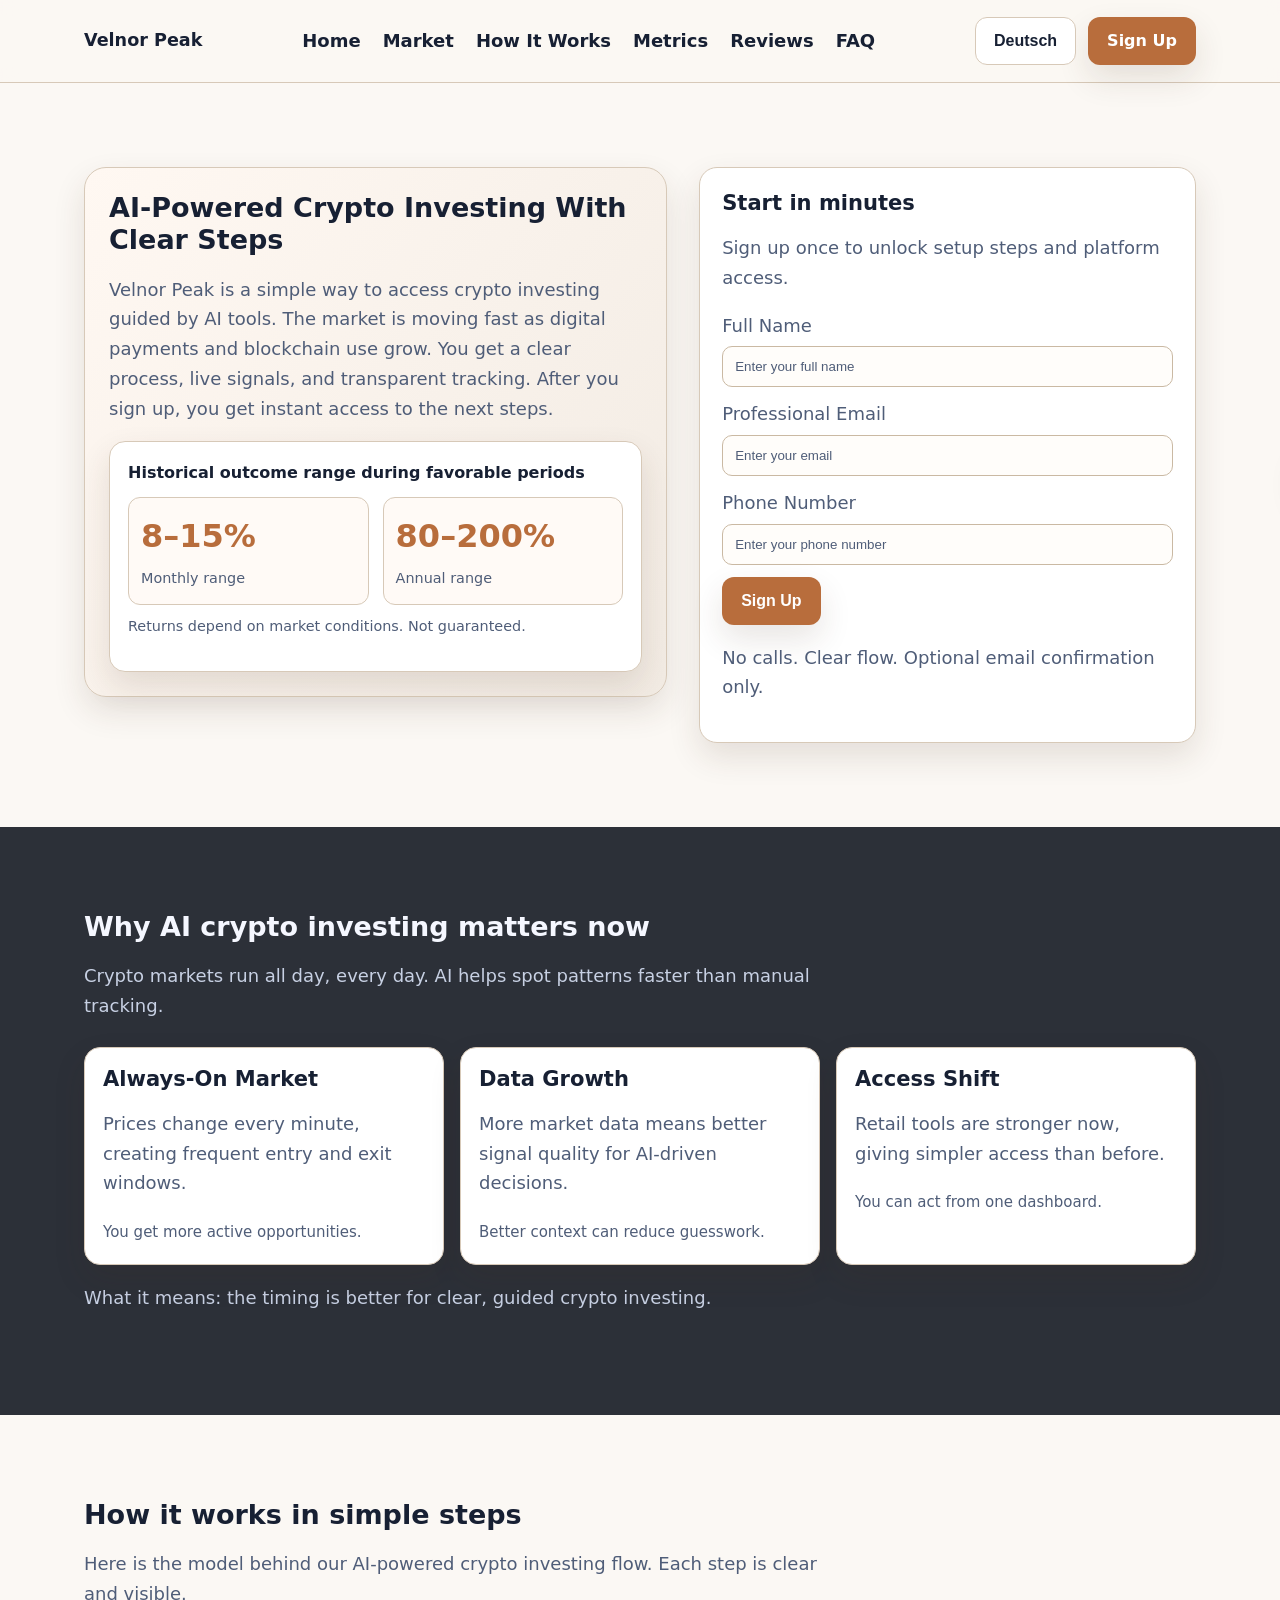
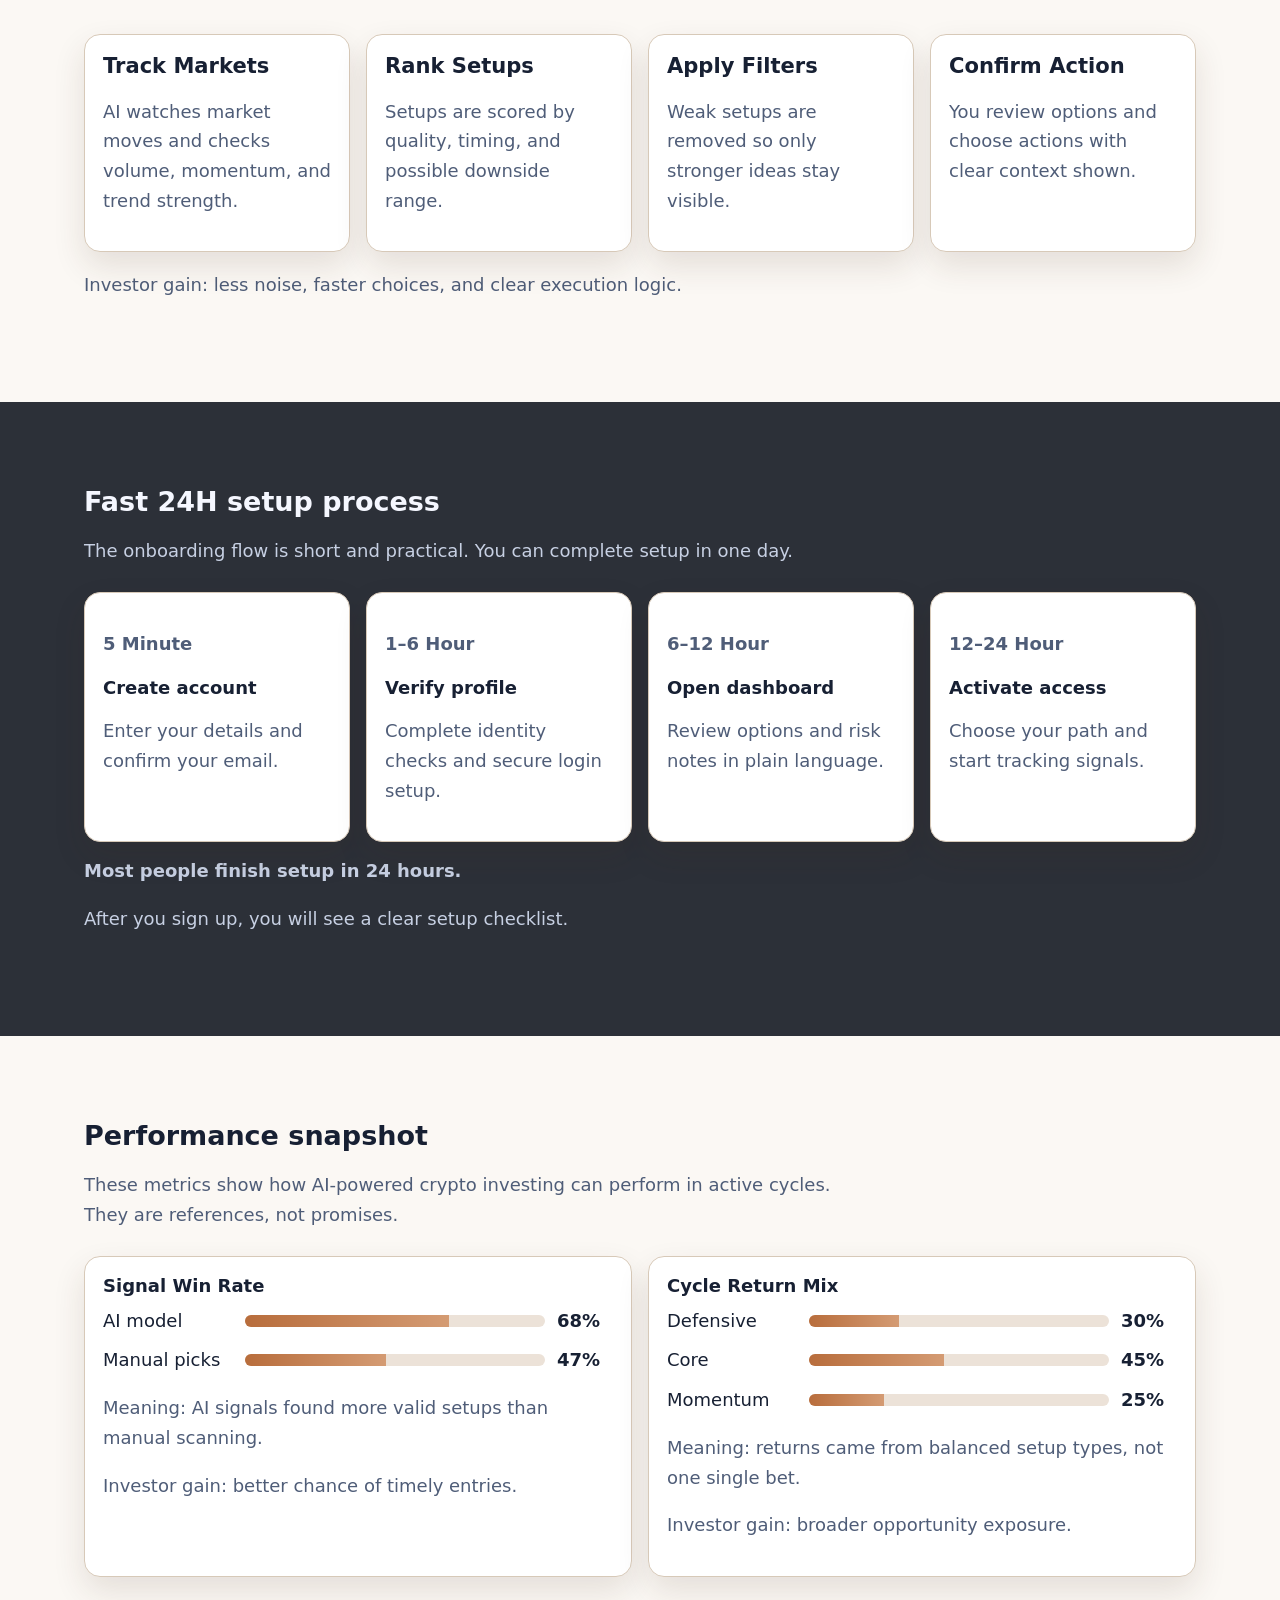
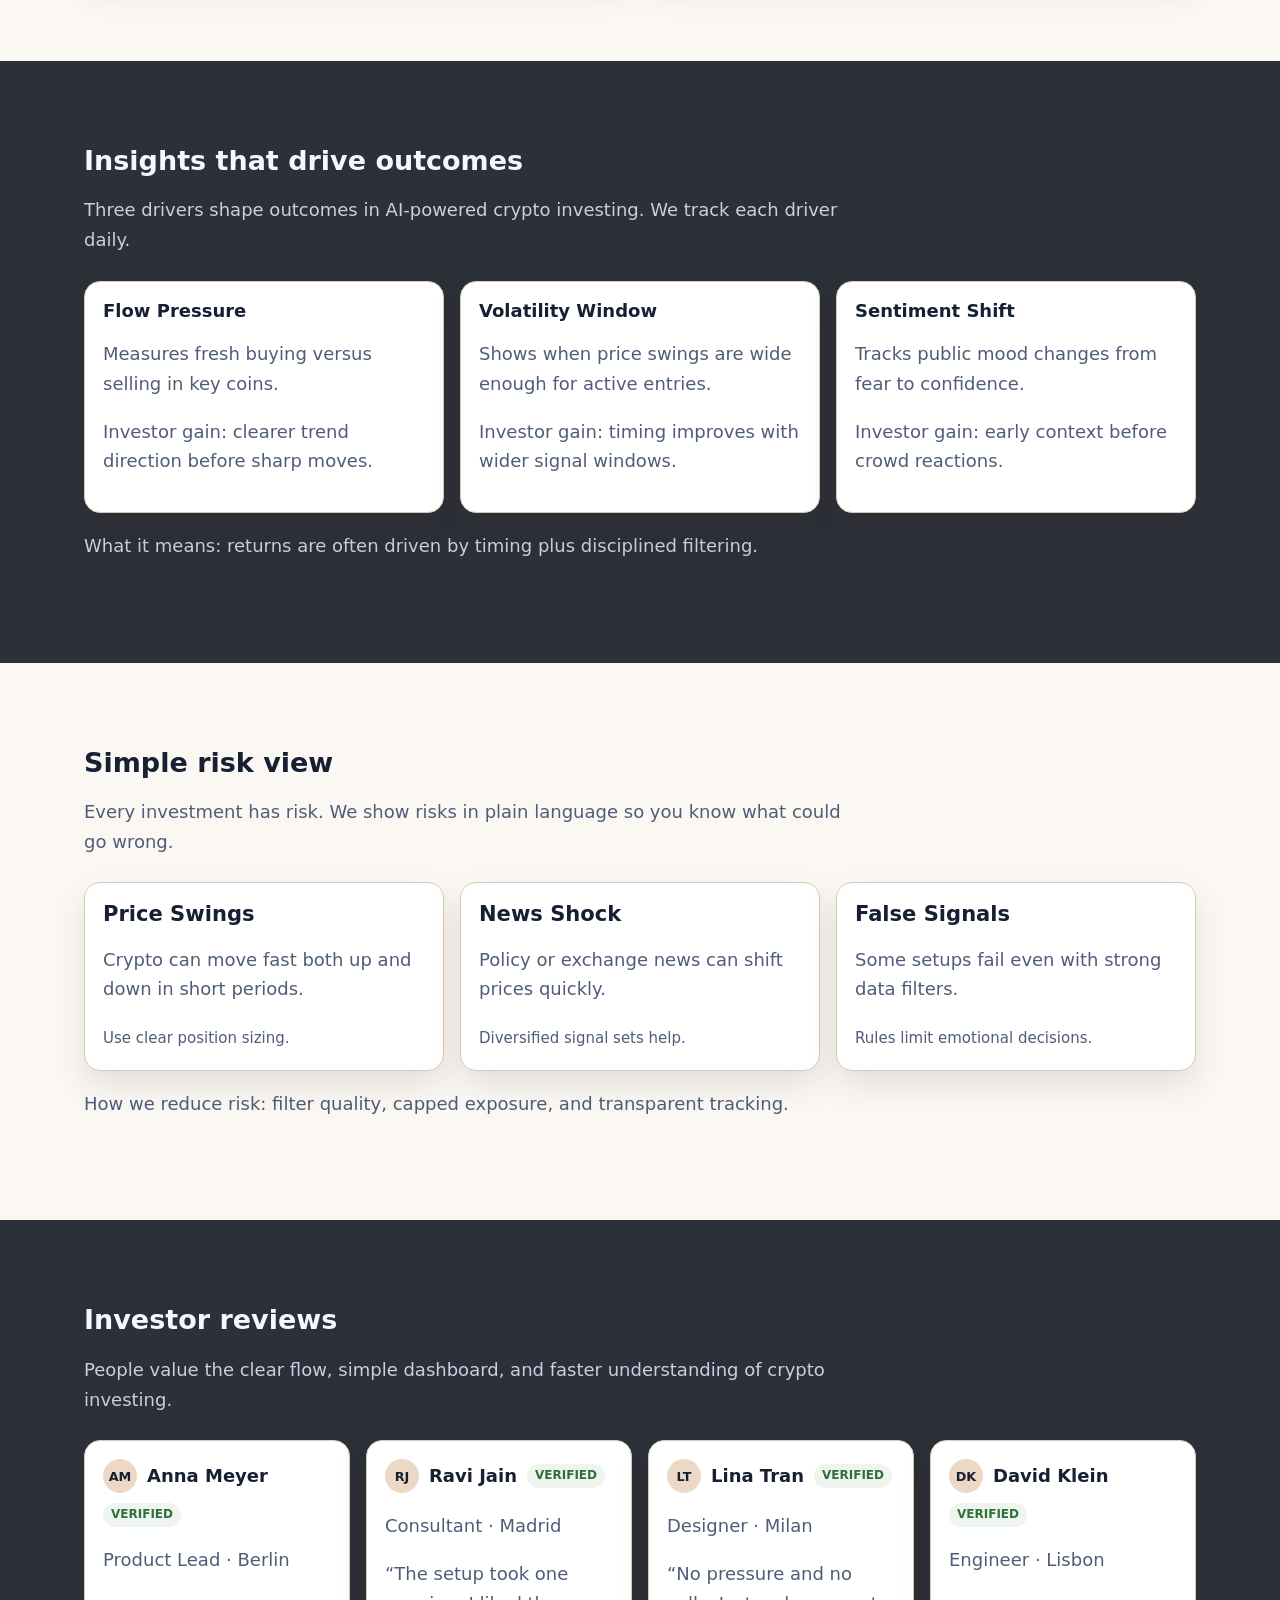
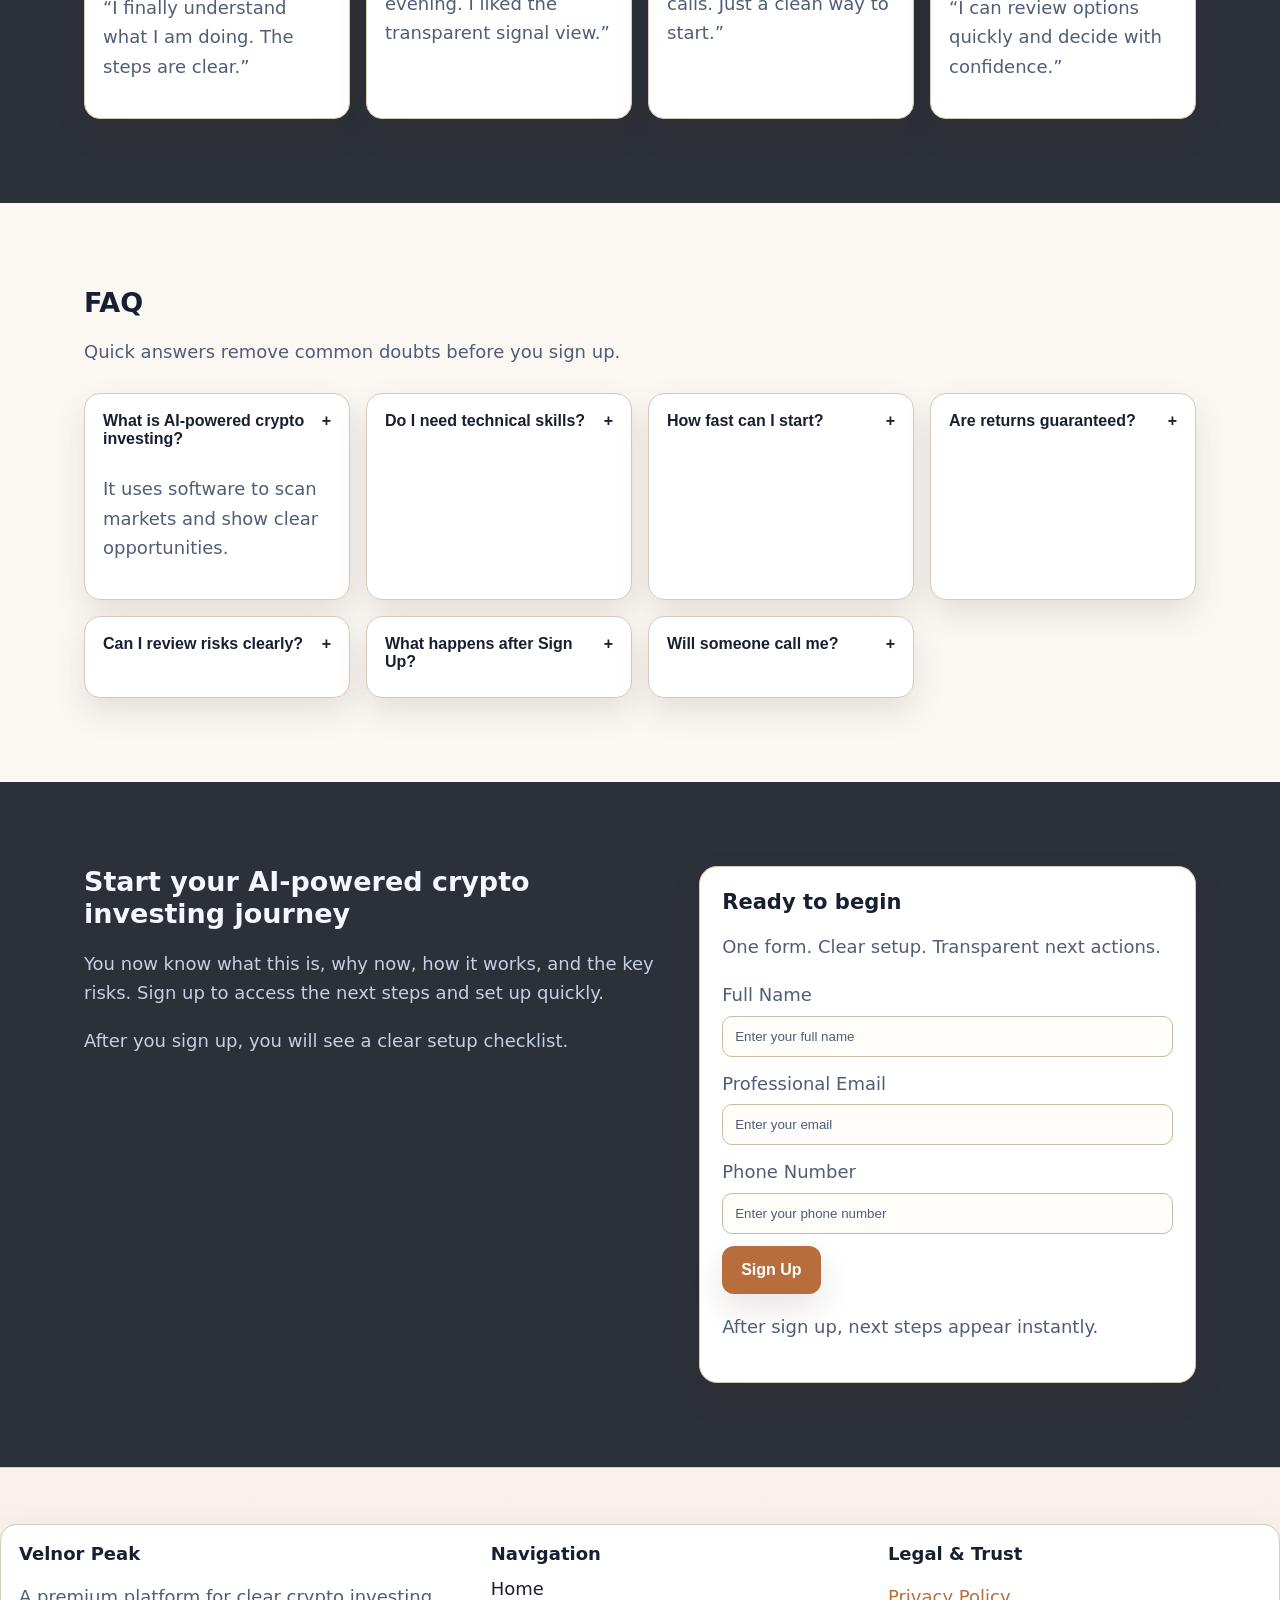
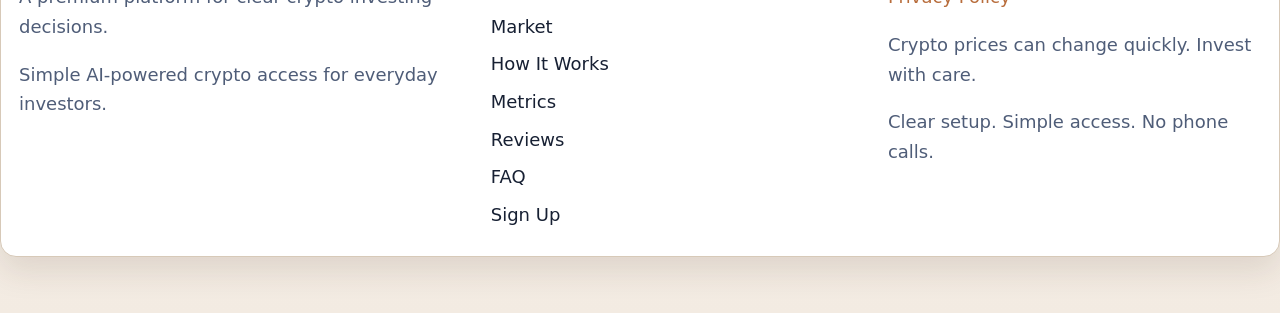
<file: de/index.html>
<!doctype html>
<html lang="en">
<head>
  <meta charset="UTF-8" />
  <meta name="viewport" content="width=device-width, initial-scale=1.0" />
  <title>Velnor Peak | AI-Powered Crypto Investing Deutsch</title>
  <meta name="description" content="Velnor Peak gives a clear way to start AI-powered crypto investing with simple steps, transparent metrics, and fast signup access for investors." />
  <link rel="canonical" href="https://velnorpeak.com/de/index.html" />
  <link rel="alternate" hreflang="en" href="https://velnorpeak.com/index.html" />
<link rel="alternate" hreflang="de" href="https://velnorpeak.com/de/index.html" />
<link rel="alternate" hreflang="fr" href="https://velnorpeak.com/fr/index.html" />
<link rel="alternate" hreflang="es" href="https://velnorpeak.com/es/index.html" />
<link rel="alternate" hreflang="it" href="https://velnorpeak.com/it/index.html" />
<link rel="alternate" hreflang="tr" href="https://velnorpeak.com/tr/index.html" />
<link rel="alternate" hreflang="pt" href="https://velnorpeak.com/pt/index.html" />
<link rel="alternate" hreflang="jp" href="https://velnorpeak.com/jp/index.html" />
<link rel="alternate" hreflang="sk" href="https://velnorpeak.com/sk/index.html" />
<link rel="alternate" hreflang="be" href="https://velnorpeak.com/be/index.html" />
  <meta property="og:title" content="Velnor Peak | AI-Powered Crypto Investing Deutsch" />
  <meta property="og:description" content="Velnor Peak gives a clear way to start AI-powered crypto investing with simple steps, transparent metrics, and fast signup access for investors." />
  <meta property="og:type" content="website" />
  <meta property="og:url" content="https://velnorpeak.com/de/index.html" />
  <meta name="twitter:card" content="summary_large_image" />
  <meta name="twitter:title" content="Velnor Peak | AI-Powered Crypto Investing Deutsch" />
  <meta name="twitter:description" content="Velnor Peak gives a clear way to start AI-powered crypto investing with simple steps, transparent metrics, and fast signup access for investors." />
  <link rel="stylesheet" href="../assets/style.css" />
</head>
<body>
<header>
  <div class="container header-inner">
    <a class="brand" href="../index.html">Velnor Peak</a>
    <nav class="desktop-nav" aria-label="Main navigation">
      <ul>
        <li><a href="#home">Home</a></li><li><a href="#market">Market</a></li><li><a href="#model">How It Works</a></li><li><a href="#metrics">Metrics</a></li><li><a href="#reviews">Reviews</a></li><li><a href="#faq">FAQ</a></li>
      </ul>
    </nav>
    <div class="header-right desktop-actions">
      <div class="lang">
        <button class="lang-active" aria-label="Current language">Deutsch</button>
        <div class="lang-menu"><a href="../index.html"><svg width="18" height="12" viewBox="0 0 18 12" aria-hidden="true"><rect width="18" height="12" fill="#1f4aa8"/><path d="M0 5h18v2H0zM8 0h2v12H8z" fill="#fff"/><path d="M0 5.5h18v1H0zM8.5 0h1v12h-1z" fill="#d12f2f"/></svg> English</a>
<a href="../de/index.html"><svg width="18" height="12" viewBox="0 0 18 12" aria-hidden="true"><rect width="18" height="4" fill="#111"/><rect y="4" width="18" height="4" fill="#d12f2f"/><rect y="8" width="18" height="4" fill="#f0c541"/></svg> Deutsch</a>
<a href="../fr/index.html"><svg width="18" height="12" viewBox="0 0 18 12" aria-hidden="true"><rect width="6" height="12" fill="#1942a8"/><rect x="6" width="6" height="12" fill="#fff"/><rect x="12" width="6" height="12" fill="#d23030"/></svg> Français</a>
<a href="../es/index.html"><svg width="18" height="12" viewBox="0 0 18 12" aria-hidden="true"><rect width="18" height="12" fill="#f0c541"/><rect width="18" height="3" fill="#c61f1f"/><rect y="9" width="18" height="3" fill="#c61f1f"/></svg> Español</a>
<a href="../it/index.html"><svg width="18" height="12" viewBox="0 0 18 12" aria-hidden="true"><rect width="6" height="12" fill="#1f8e4a"/><rect x="6" width="6" height="12" fill="#fff"/><rect x="12" width="6" height="12" fill="#d63636"/></svg> Italiano</a>
<a href="../tr/index.html"><svg width="18" height="12" viewBox="0 0 18 12" aria-hidden="true"><rect width="18" height="12" fill="#c11f2f"/><circle cx="7" cy="6" r="3" fill="#fff"/><circle cx="8" cy="6" r="2.2" fill="#c11f2f"/><circle cx="11" cy="6" r="1" fill="#fff"/></svg> Türkçe</a>
<a href="../pt/index.html"><svg width="18" height="12" viewBox="0 0 18 12" aria-hidden="true"><rect width="7" height="12" fill="#1f8e4a"/><rect x="7" width="11" height="12" fill="#d12f2f"/><circle cx="7" cy="6" r="1.8" fill="#f2d058"/></svg> Português</a>
<a href="../jp/index.html"><svg width="18" height="12" viewBox="0 0 18 12" aria-hidden="true"><rect width="18" height="12" fill="#fff"/><circle cx="9" cy="6" r="3" fill="#d43b3b"/></svg> 日本語</a>
<a href="../sk/index.html"><svg width="18" height="12" viewBox="0 0 18 12" aria-hidden="true"><rect width="18" height="4" fill="#fff"/><rect y="4" width="18" height="4" fill="#2b5fb7"/><rect y="8" width="18" height="4" fill="#c93535"/></svg> Slovak</a>
<a href="../be/index.html"><svg width="18" height="12" viewBox="0 0 18 12" aria-hidden="true"><rect width="6" height="12" fill="#111"/><rect x="6" width="6" height="12" fill="#f0c541"/><rect x="12" width="6" height="12" fill="#d42e2e"/></svg> Nederlands (BE)</a></div>
      </div>
      <a href="#signup" class="btn">Sign Up</a>
    </div>
    <button class="mobile-toggle" aria-label="Open menu">☰</button>
  </div>
</header>
<div class="drawer-backdrop"></div>
<aside class="drawer" aria-label="Mobile menu">
  <button class="close" aria-label="Close menu">×</button>
  <nav><ul><li><a href="#home">Home</a></li><li><a href="#market">Market</a></li><li><a href="#model">How It Works</a></li><li><a href="#metrics">Metrics</a></li><li><a href="#reviews">Reviews</a></li><li><a href="#faq">FAQ</a></li></ul></nav>
  <div class="lang"><button class="lang-active">Deutsch</button><div class="lang-menu"><a href="../index.html"><svg width="18" height="12" viewBox="0 0 18 12" aria-hidden="true"><rect width="18" height="12" fill="#1f4aa8"/><path d="M0 5h18v2H0zM8 0h2v12H8z" fill="#fff"/><path d="M0 5.5h18v1H0zM8.5 0h1v12h-1z" fill="#d12f2f"/></svg> English</a>
<a href="../de/index.html"><svg width="18" height="12" viewBox="0 0 18 12" aria-hidden="true"><rect width="18" height="4" fill="#111"/><rect y="4" width="18" height="4" fill="#d12f2f"/><rect y="8" width="18" height="4" fill="#f0c541"/></svg> Deutsch</a>
<a href="../fr/index.html"><svg width="18" height="12" viewBox="0 0 18 12" aria-hidden="true"><rect width="6" height="12" fill="#1942a8"/><rect x="6" width="6" height="12" fill="#fff"/><rect x="12" width="6" height="12" fill="#d23030"/></svg> Français</a>
<a href="../es/index.html"><svg width="18" height="12" viewBox="0 0 18 12" aria-hidden="true"><rect width="18" height="12" fill="#f0c541"/><rect width="18" height="3" fill="#c61f1f"/><rect y="9" width="18" height="3" fill="#c61f1f"/></svg> Español</a>
<a href="../it/index.html"><svg width="18" height="12" viewBox="0 0 18 12" aria-hidden="true"><rect width="6" height="12" fill="#1f8e4a"/><rect x="6" width="6" height="12" fill="#fff"/><rect x="12" width="6" height="12" fill="#d63636"/></svg> Italiano</a>
<a href="../tr/index.html"><svg width="18" height="12" viewBox="0 0 18 12" aria-hidden="true"><rect width="18" height="12" fill="#c11f2f"/><circle cx="7" cy="6" r="3" fill="#fff"/><circle cx="8" cy="6" r="2.2" fill="#c11f2f"/><circle cx="11" cy="6" r="1" fill="#fff"/></svg> Türkçe</a>
<a href="../pt/index.html"><svg width="18" height="12" viewBox="0 0 18 12" aria-hidden="true"><rect width="7" height="12" fill="#1f8e4a"/><rect x="7" width="11" height="12" fill="#d12f2f"/><circle cx="7" cy="6" r="1.8" fill="#f2d058"/></svg> Português</a>
<a href="../jp/index.html"><svg width="18" height="12" viewBox="0 0 18 12" aria-hidden="true"><rect width="18" height="12" fill="#fff"/><circle cx="9" cy="6" r="3" fill="#d43b3b"/></svg> 日本語</a>
<a href="../sk/index.html"><svg width="18" height="12" viewBox="0 0 18 12" aria-hidden="true"><rect width="18" height="4" fill="#fff"/><rect y="4" width="18" height="4" fill="#2b5fb7"/><rect y="8" width="18" height="4" fill="#c93535"/></svg> Slovak</a>
<a href="../be/index.html"><svg width="18" height="12" viewBox="0 0 18 12" aria-hidden="true"><rect width="6" height="12" fill="#111"/><rect x="6" width="6" height="12" fill="#f0c541"/><rect x="12" width="6" height="12" fill="#d42e2e"/></svg> Nederlands (BE)</a></div></div>
  <a href="#signup" class="btn">Sign Up</a>
</aside>

<main>
<section id="home" class="section light">
  <div class="container hero-grid">
    <div class="hero-panel">
      <h1>AI-Powered Crypto Investing With Clear Steps</h1>
      <p>Velnor Peak is a simple way to access crypto investing guided by AI tools. The market is moving fast as digital payments and blockchain use grow. You get a clear process, live signals, and transparent tracking. After you sign up, you get instant access to the next steps.</p>
      <div class="performance-block visual-card">
        <div class="performance-head">Historical outcome range during favorable periods</div>
        <div class="performance-split">
          <div class="performance-metric"><strong>8–15%</strong><span>Monthly range</span></div>
          <div class="performance-metric"><strong>80–200%</strong><span>Annual range</span></div>
        </div>
        <p class="performance-note">Returns depend on market conditions. Not guaranteed.</p>
      </div>
    </div>
    <form class="form-card" id="signup" aria-label="Lead form">
      <h3 class="form-title">Start in minutes</h3>
      <p class="form-sub">Sign up once to unlock setup steps and platform access.</p>
      <div class="field"><label for="name1">Full Name</label><input id="name1" placeholder="Enter your full name" required /></div>
      <div class="field"><label for="email1">Professional Email</label><input id="email1" type="email" placeholder="Enter your email" required /></div>
      <div class="field"><label for="phone1">Phone Number</label><input id="phone1" type="tel" placeholder="Enter your phone number" required /></div>
      <button class="btn" type="submit">Sign Up</button>
      <p class="form-msg muted">No calls. Clear flow. Optional email confirmation only.</p>
    </form>
  </div>
</section>

<section id="market" class="section dark"><div class="container">
  <h2 class="section-title">Why AI crypto investing matters now</h2>
  <p class="section-intro">Crypto markets run all day, every day. AI helps spot patterns faster than manual tracking.</p>
  <div class="card-grid">
    <article class="card"><h3>Always-On Market</h3><p>Prices change every minute, creating frequent entry and exit windows.</p><small class="muted">You get more active opportunities.</small></article>
    <article class="card"><h3>Data Growth</h3><p>More market data means better signal quality for AI-driven decisions.</p><small class="muted">Better context can reduce guesswork.</small></article>
    <article class="card"><h3>Access Shift</h3><p>Retail tools are stronger now, giving simpler access than before.</p><small class="muted">You can act from one dashboard.</small></article>
  </div>
  <p>What it means: the timing is better for clear, guided crypto investing.</p>
</div></section>

<section id="model" class="section light"><div class="container">
  <h2>How it works in simple steps</h2>
  <p class="section-intro">Here is the model behind our AI-powered crypto investing flow. Each step is clear and visible.</p>
  <div class="model-grid">
    <article class="card"><h3>Track Markets</h3><p>AI watches market moves and checks volume, momentum, and trend strength.</p></article>
    <article class="card"><h3>Rank Setups</h3><p>Setups are scored by quality, timing, and possible downside range.</p></article>
    <article class="card"><h3>Apply Filters</h3><p>Weak setups are removed so only stronger ideas stay visible.</p></article>
    <article class="card"><h3>Confirm Action</h3><p>You review options and choose actions with clear context shown.</p></article>
  </div>
  <p>Investor gain: less noise, faster choices, and clear execution logic.</p>
</div></section>

<section class="section dark"><div class="container">
  <h2>Fast 24H setup process</h2>
  <p class="section-intro">The onboarding flow is short and practical. You can complete setup in one day.</p>
  <div class="process-grid">
    <article class="process-card"><p class="process-step-time">5 Minute</p><h4>Create account</h4><p>Enter your details and confirm your email.</p></article>
    <article class="process-card"><p class="process-step-time">1–6 Hour</p><h4>Verify profile</h4><p>Complete identity checks and secure login setup.</p></article>
    <article class="process-card"><p class="process-step-time">6–12 Hour</p><h4>Open dashboard</h4><p>Review options and risk notes in plain language.</p></article>
    <article class="process-card"><p class="process-step-time">12–24 Hour</p><h4>Activate access</h4><p>Choose your path and start tracking signals.</p></article>
  </div>
  <p class="process-note">Most people finish setup in 24 hours.</p>
  <p>After you sign up, you will see a clear setup checklist.</p>
</div></section>

<section id="metrics" class="section light"><div class="container">
  <h2>Performance snapshot</h2>
  <p class="section-intro">These metrics show how AI-powered crypto investing can perform in active cycles. They are references, not promises.</p>
  <div class="metric-grid">
    <article class="metric-card visual-card"><h4>Signal Win Rate</h4><div class="chart-bars"><div class="bar-row"><span>AI model</span><div class="bar-track"><div class="bar-fill" style="width:68%"></div></div><strong>68%</strong></div><div class="bar-row"><span>Manual picks</span><div class="bar-track"><div class="bar-fill" style="width:47%"></div></div><strong>47%</strong></div></div><p>Meaning: AI signals found more valid setups than manual scanning.</p><p>Investor gain: better chance of timely entries.</p></article>
    <article class="metric-card visual-card"><h4>Cycle Return Mix</h4><div class="chart-bars"><div class="bar-row"><span>Defensive</span><div class="bar-track"><div class="bar-fill" style="width:30%"></div></div><strong>30%</strong></div><div class="bar-row"><span>Core</span><div class="bar-track"><div class="bar-fill" style="width:45%"></div></div><strong>45%</strong></div><div class="bar-row"><span>Momentum</span><div class="bar-track"><div class="bar-fill" style="width:25%"></div></div><strong>25%</strong></div></div><p>Meaning: returns came from balanced setup types, not one single bet.</p><p>Investor gain: broader opportunity exposure.</p></article>
  </div>
</div></section>

<section class="section dark"><div class="container">
  <h2>Insights that drive outcomes</h2>
  <p class="section-intro">Three drivers shape outcomes in AI-powered crypto investing. We track each driver daily.</p>
  <div class="insight-grid">
    <article class="visual-card"><h4>Flow Pressure</h4><p>Measures fresh buying versus selling in key coins.</p><p>Investor gain: clearer trend direction before sharp moves.</p></article>
    <article class="visual-card"><h4>Volatility Window</h4><p>Shows when price swings are wide enough for active entries.</p><p>Investor gain: timing improves with wider signal windows.</p></article>
    <article class="visual-card"><h4>Sentiment Shift</h4><p>Tracks public mood changes from fear to confidence.</p><p>Investor gain: early context before crowd reactions.</p></article>
  </div>
  <p>What it means: returns are often driven by timing plus disciplined filtering.</p>
</div></section>

<section class="section light"><div class="container">
  <h2>Simple risk view</h2>
  <p class="section-intro">Every investment has risk. We show risks in plain language so you know what could go wrong.</p>
  <div class="risk-grid">
    <article class="card"><h3>Price Swings</h3><p>Crypto can move fast both up and down in short periods.</p><small class="muted">Use clear position sizing.</small></article>
    <article class="card"><h3>News Shock</h3><p>Policy or exchange news can shift prices quickly.</p><small class="muted">Diversified signal sets help.</small></article>
    <article class="card"><h3>False Signals</h3><p>Some setups fail even with strong data filters.</p><small class="muted">Rules limit emotional decisions.</small></article>
  </div>
  <p>How we reduce risk: filter quality, capped exposure, and transparent tracking.</p>
</div></section>

<section id="reviews" class="section dark"><div class="container">
  <h2>Investor reviews</h2>
  <p class="section-intro">People value the clear flow, simple dashboard, and faster understanding of crypto investing.</p>
  <div class="review-grid">
    <article class="review-card"><div class="review-head"><span class="avatar">AM</span><span>Anna Meyer</span><span class="verified">VERIFIED</span></div><p>Product Lead · Berlin</p><p>“I finally understand what I am doing. The steps are clear.”</p></article>
    <article class="review-card"><div class="review-head"><span class="avatar">RJ</span><span>Ravi Jain</span><span class="verified">VERIFIED</span></div><p>Consultant · Madrid</p><p>“The setup took one evening. I liked the transparent signal view.”</p></article>
    <article class="review-card"><div class="review-head"><span class="avatar">LT</span><span>Lina Tran</span><span class="verified">VERIFIED</span></div><p>Designer · Milan</p><p>“No pressure and no calls. Just a clean way to start.”</p></article>
    <article class="review-card"><div class="review-head"><span class="avatar">DK</span><span>David Klein</span><span class="verified">VERIFIED</span></div><p>Engineer · Lisbon</p><p>“I can review options quickly and decide with confidence.”</p></article>
  </div>
</div></section>

<section id="faq" class="section light"><div class="container">
  <h2>FAQ</h2>
  <p class="section-intro">Quick answers remove common doubts before you sign up.</p>
  <div class="faq-list">
    <article class="faq-item open"><button>What is AI-powered crypto investing?<span>+</span></button><div class="faq-panel"><p>It uses software to scan markets and show clear opportunities.</p></div></article>
    <article class="faq-item"><button>Do I need technical skills?<span>+</span></button><div class="faq-panel"><p>No. You see plain-language steps and easy setup actions.</p></div></article>
    <article class="faq-item"><button>How fast can I start?<span>+</span></button><div class="faq-panel"><p>Most people finish onboarding in 24 hours.</p></div></article>
    <article class="faq-item"><button>Are returns guaranteed?<span>+</span></button><div class="faq-panel"><p>No. Markets change and returns depend on conditions.</p></div></article>
    <article class="faq-item"><button>Can I review risks clearly?<span>+</span></button><div class="faq-panel"><p>Yes. Risk notes explain main downside scenarios in simple words.</p></div></article>
    <article class="faq-item"><button>What happens after Sign Up?<span>+</span></button><div class="faq-panel"><p>After you sign up, you can review the options and choose what to do next.</p></div></article>
    <article class="faq-item"><button>Will someone call me?<span>+</span></button><div class="faq-panel"><p>No calls. We may send a short email to confirm your details.</p></div></article>
  </div>
</div></section>

<section class="section dark"><div class="container hero-grid">
  <div>
    <h2>Start your AI-powered crypto investing journey</h2>
    <p>You now know what this is, why now, how it works, and the key risks. Sign up to access the next steps and set up quickly.</p>
    <p>After you sign up, you will see a clear setup checklist.</p>
  </div>
  <form class="form-card" aria-label="Final signup form">
      <h3 class="form-title">Ready to begin</h3>
      <p class="form-sub">One form. Clear setup. Transparent next actions.</p>
      <div class="field"><label for="name2">Full Name</label><input id="name2" placeholder="Enter your full name" required /></div>
      <div class="field"><label for="email2">Professional Email</label><input id="email2" type="email" placeholder="Enter your email" required /></div>
      <div class="field"><label for="phone2">Phone Number</label><input id="phone2" type="tel" placeholder="Enter your phone number" required /></div>
      <button class="btn" type="submit">Sign Up</button>
      <p class="form-msg muted">After sign up, next steps appear instantly.</p>
  </form>
</div></section>
</main>

<footer><div class="container footer-grid footer-panel">
  <div><h4>Velnor Peak</h4><p>A premium platform for clear crypto investing decisions.</p><p>Simple AI-powered crypto access for everyday investors.</p></div>
  <div class="footer-links"><h4>Navigation</h4><a href="#home">Home</a><a href="#market">Market</a><a href="#model">How It Works</a><a href="#metrics">Metrics</a><a href="#reviews">Reviews</a><a href="#faq">FAQ</a><a href="#signup">Sign Up</a></div>
  <div><h4>Legal & Trust</h4><p><a href="#" data-open-policy>Privacy Policy</a></p><p>Crypto prices can change quickly. Invest with care.</p><p>Clear setup. Simple access. No phone calls.</p></div>
</div></footer>

<div class="modal" id="privacyModal" role="dialog" aria-modal="true" aria-label="Privacy policy">
  <article class="card modal-card">
    <div class="modal-head"><h3>Privacy Policy</h3><button class="modal-close" data-close-policy aria-label="Close policy">×</button></div>
    <p><strong>Introduction:</strong> We explain data use in clear language.</p>
    <p><strong>Data collection:</strong> We collect name, email, phone, and usage events.</p>
    <p><strong>Legal basis:</strong> We process data for service delivery and user consent.</p>
    <p><strong>Cookies:</strong> Cookies support login security and analytics improvements.</p>
    <p><strong>Retention:</strong> Data is stored only as long as needed.</p>
    <p><strong>Third-party sharing:</strong> Trusted providers help with hosting and messaging.</p>
    <p><strong>Security:</strong> We use encryption and role-based internal access.</p>
    <p><strong>User rights:</strong> You can request access, correction, export, or deletion.</p>
    <p><strong>International transfers:</strong> Some processing may happen outside your country with safeguards.</p>
    <p><strong>Industry risk disclosure:</strong> Digital asset markets are volatile and outcomes are uncertain.</p>
    <p><strong>Contact:</strong> privacy@velnorpeak.com</p>
    <div class="modal-foot"><button class="btn" data-close-policy type="button">Close</button></div>
  </article>
</div>

<script type="application/ld+json">{"@context":"https://schema.org","@type":"Organization","name":"Velnor Peak","url":"https://velnorpeak.com"}</script>
<script type="application/ld+json">{"@context":"https://schema.org","@type":"WebSite","name":"Velnor Peak","url":"https://velnorpeak.com/de/index.html"}</script>
<script type="application/ld+json">{"@context":"https://schema.org","@type":"FAQPage","mainEntity":[{"@type":"Question","name":"What is AI-powered crypto investing?","acceptedAnswer":{"@type":"Answer","text":"It uses software to scan markets and show clear opportunities."}},{"@type":"Question","name":"How fast can I start?","acceptedAnswer":{"@type":"Answer","text":"Most people finish onboarding in 24 hours."}}]}</script>
<script type="application/ld+json">{"@context":"https://schema.org","@type":"Review","author":{"@type":"Person","name":"Anna Meyer"},"reviewBody":"I finally understand what I am doing. The steps are clear.","itemReviewed":{"@type":"Organization","name":"Velnor Peak"}}</script>
<script defer src="../assets/app.js"></script>
</body>
</html>
</file>
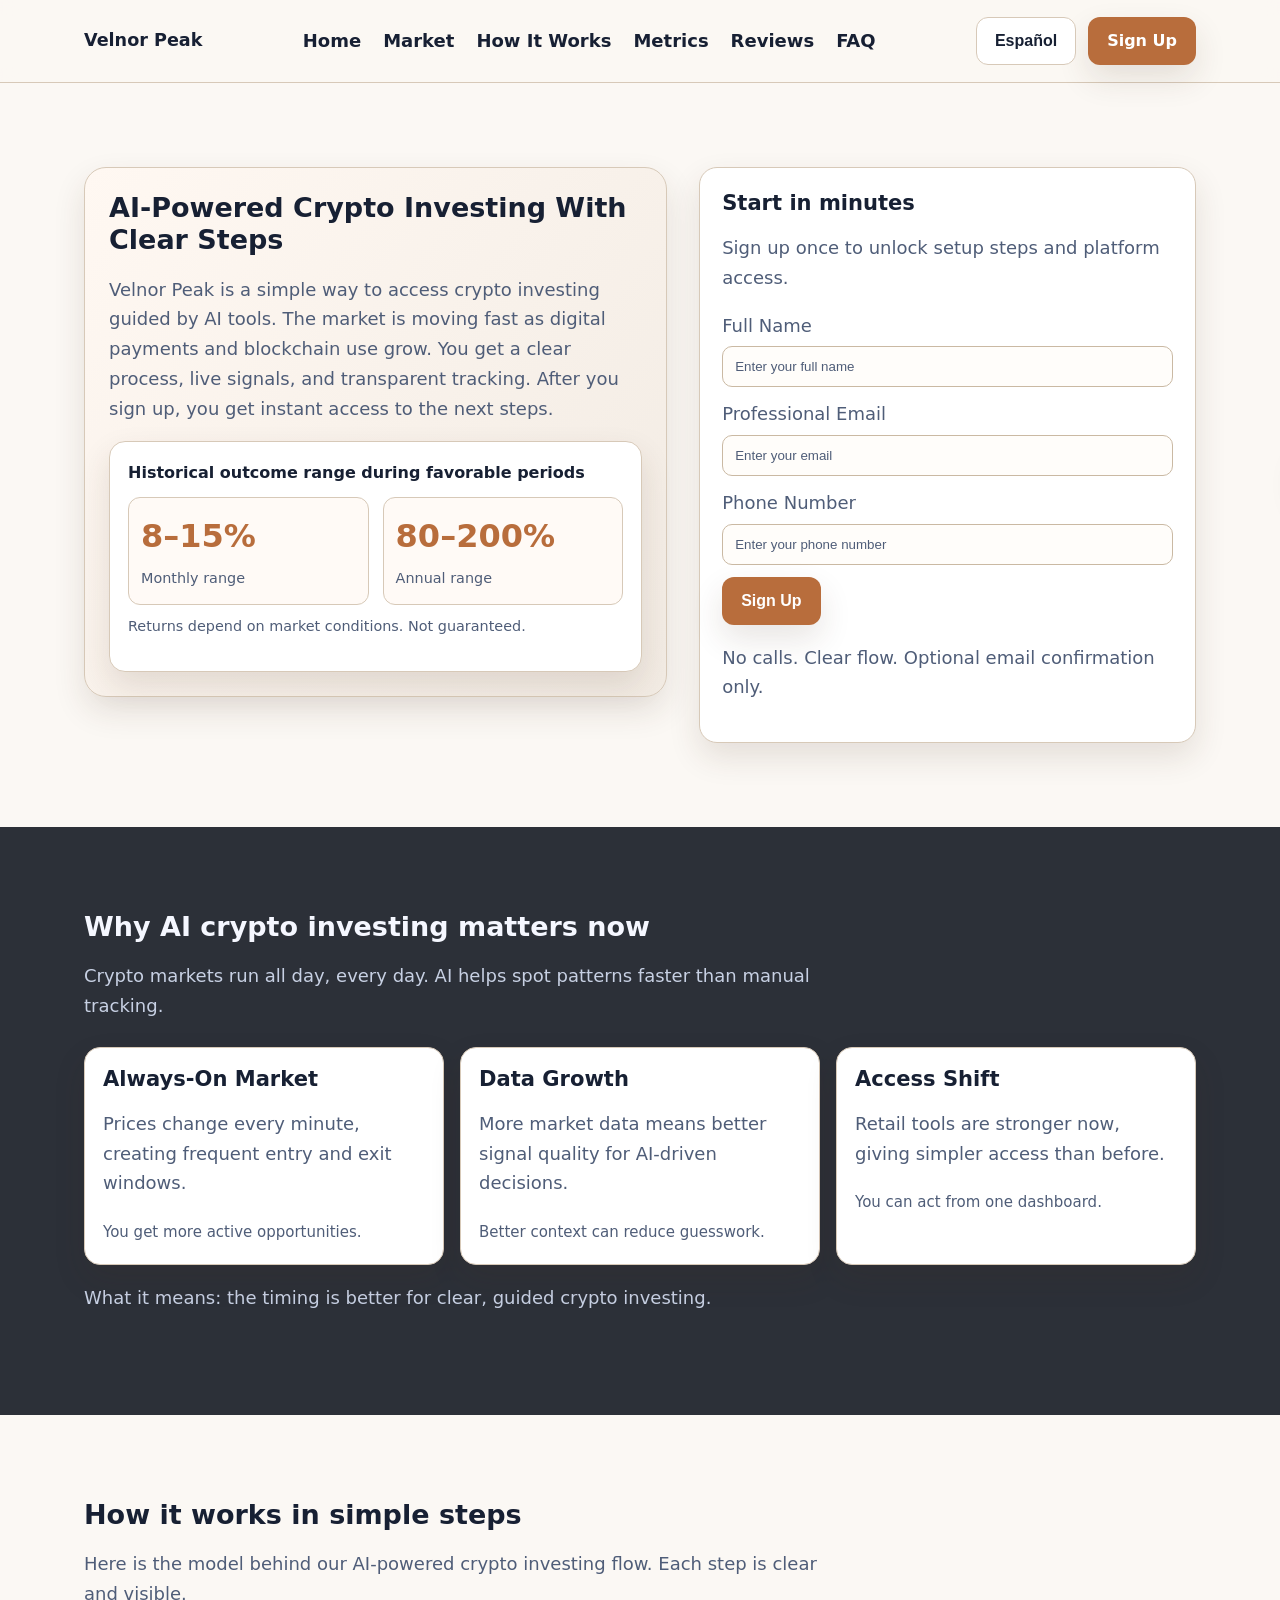
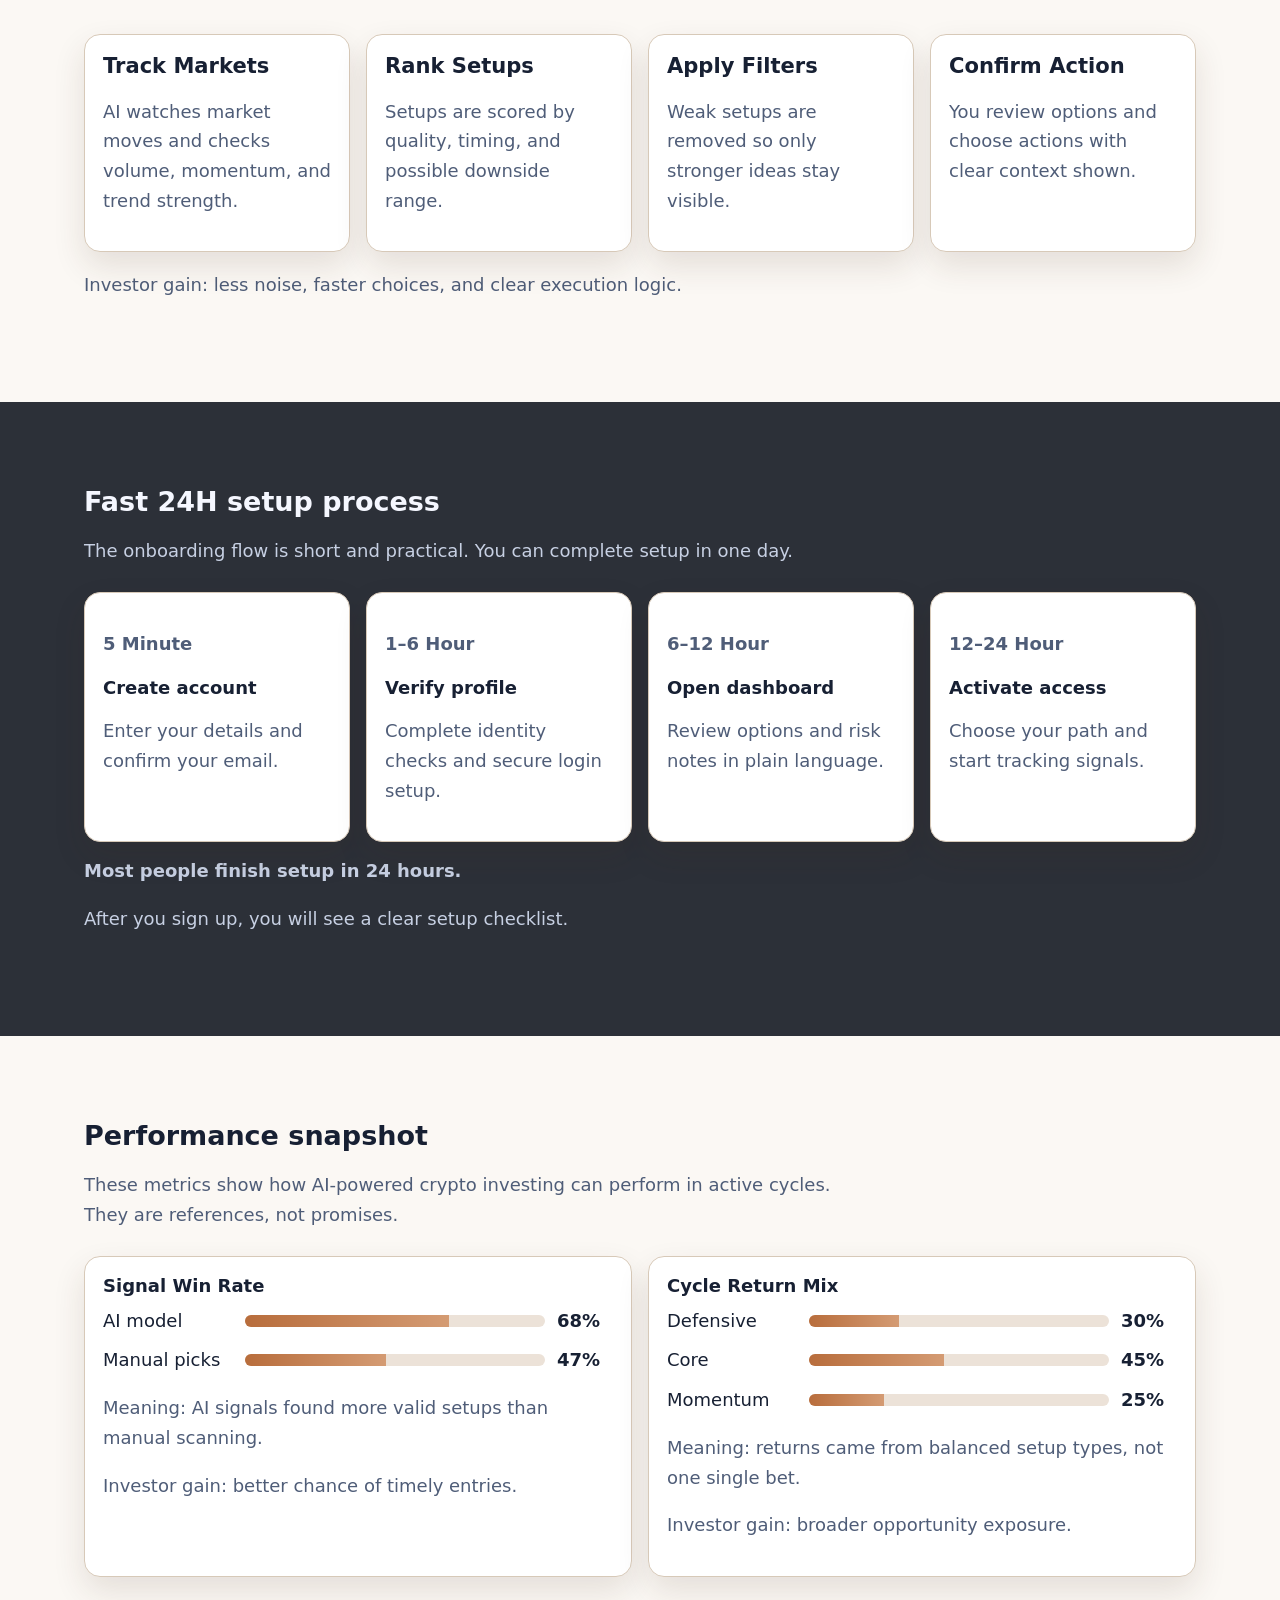
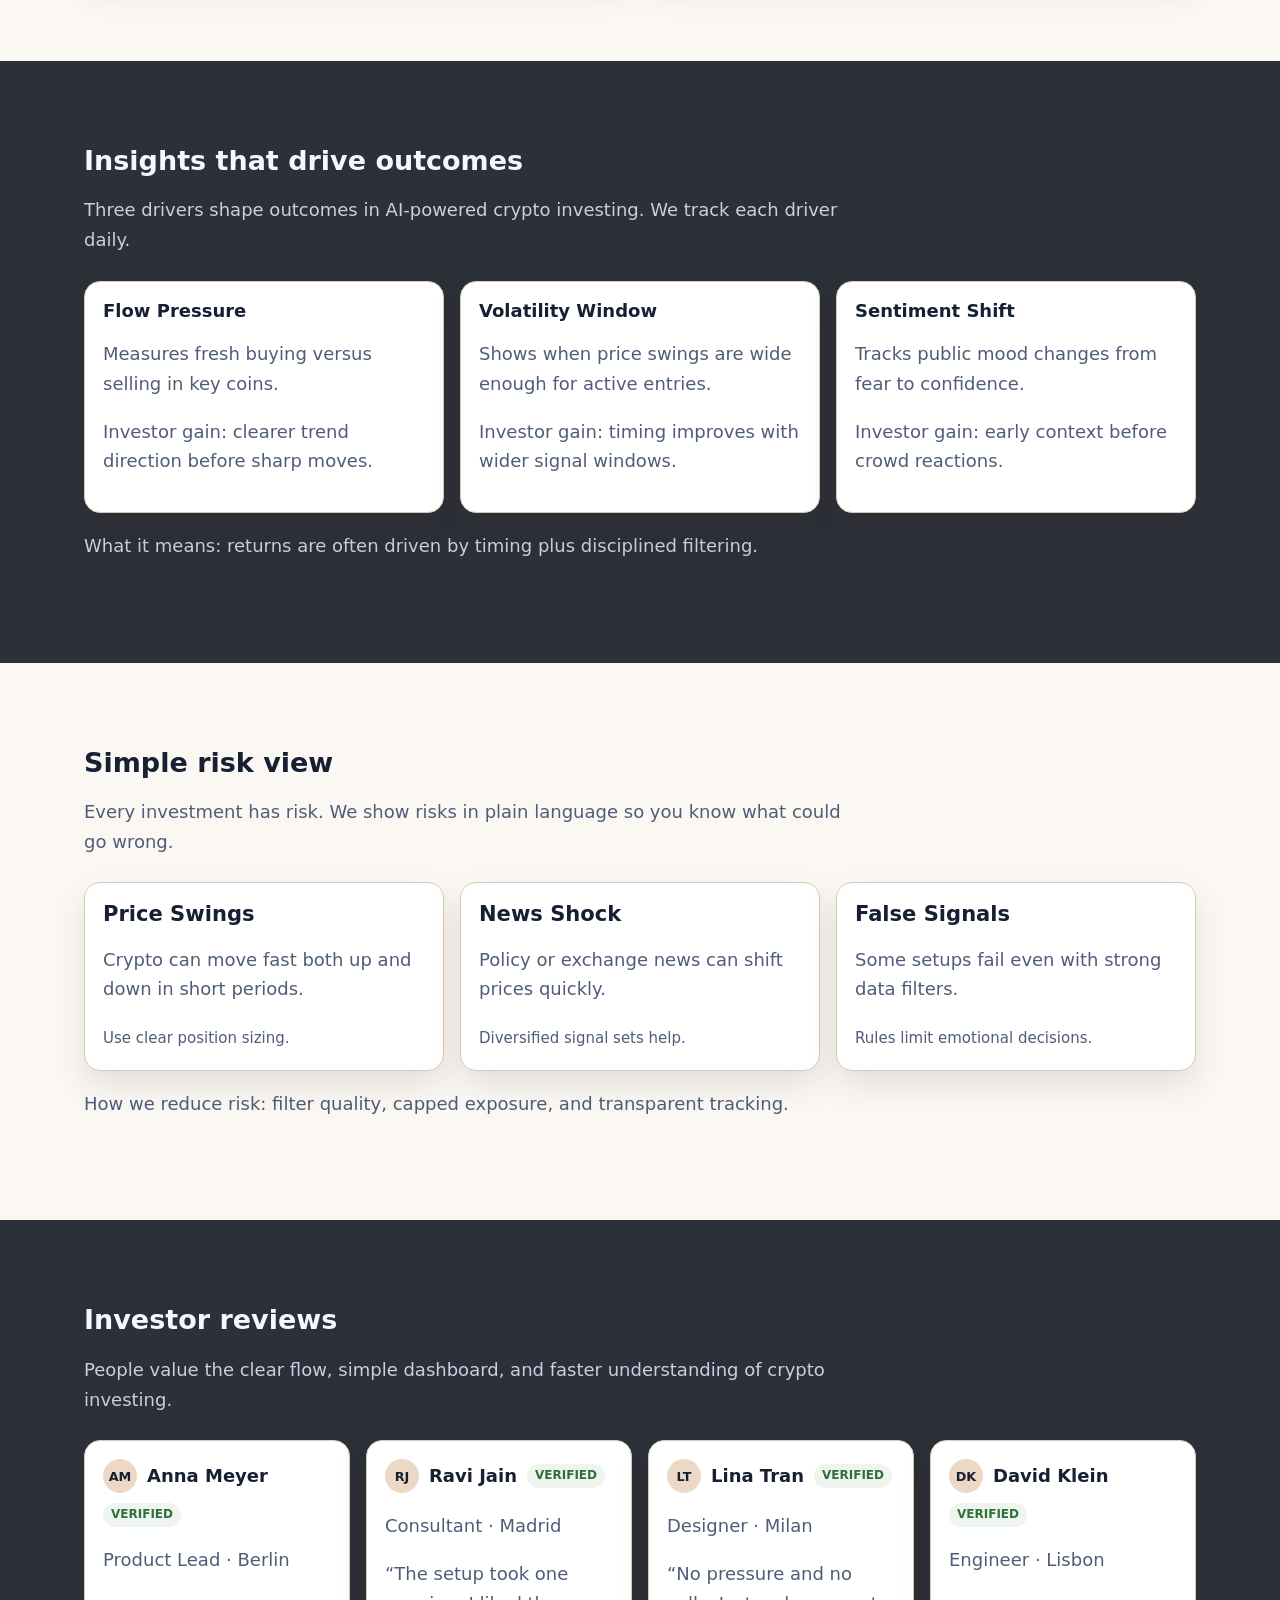
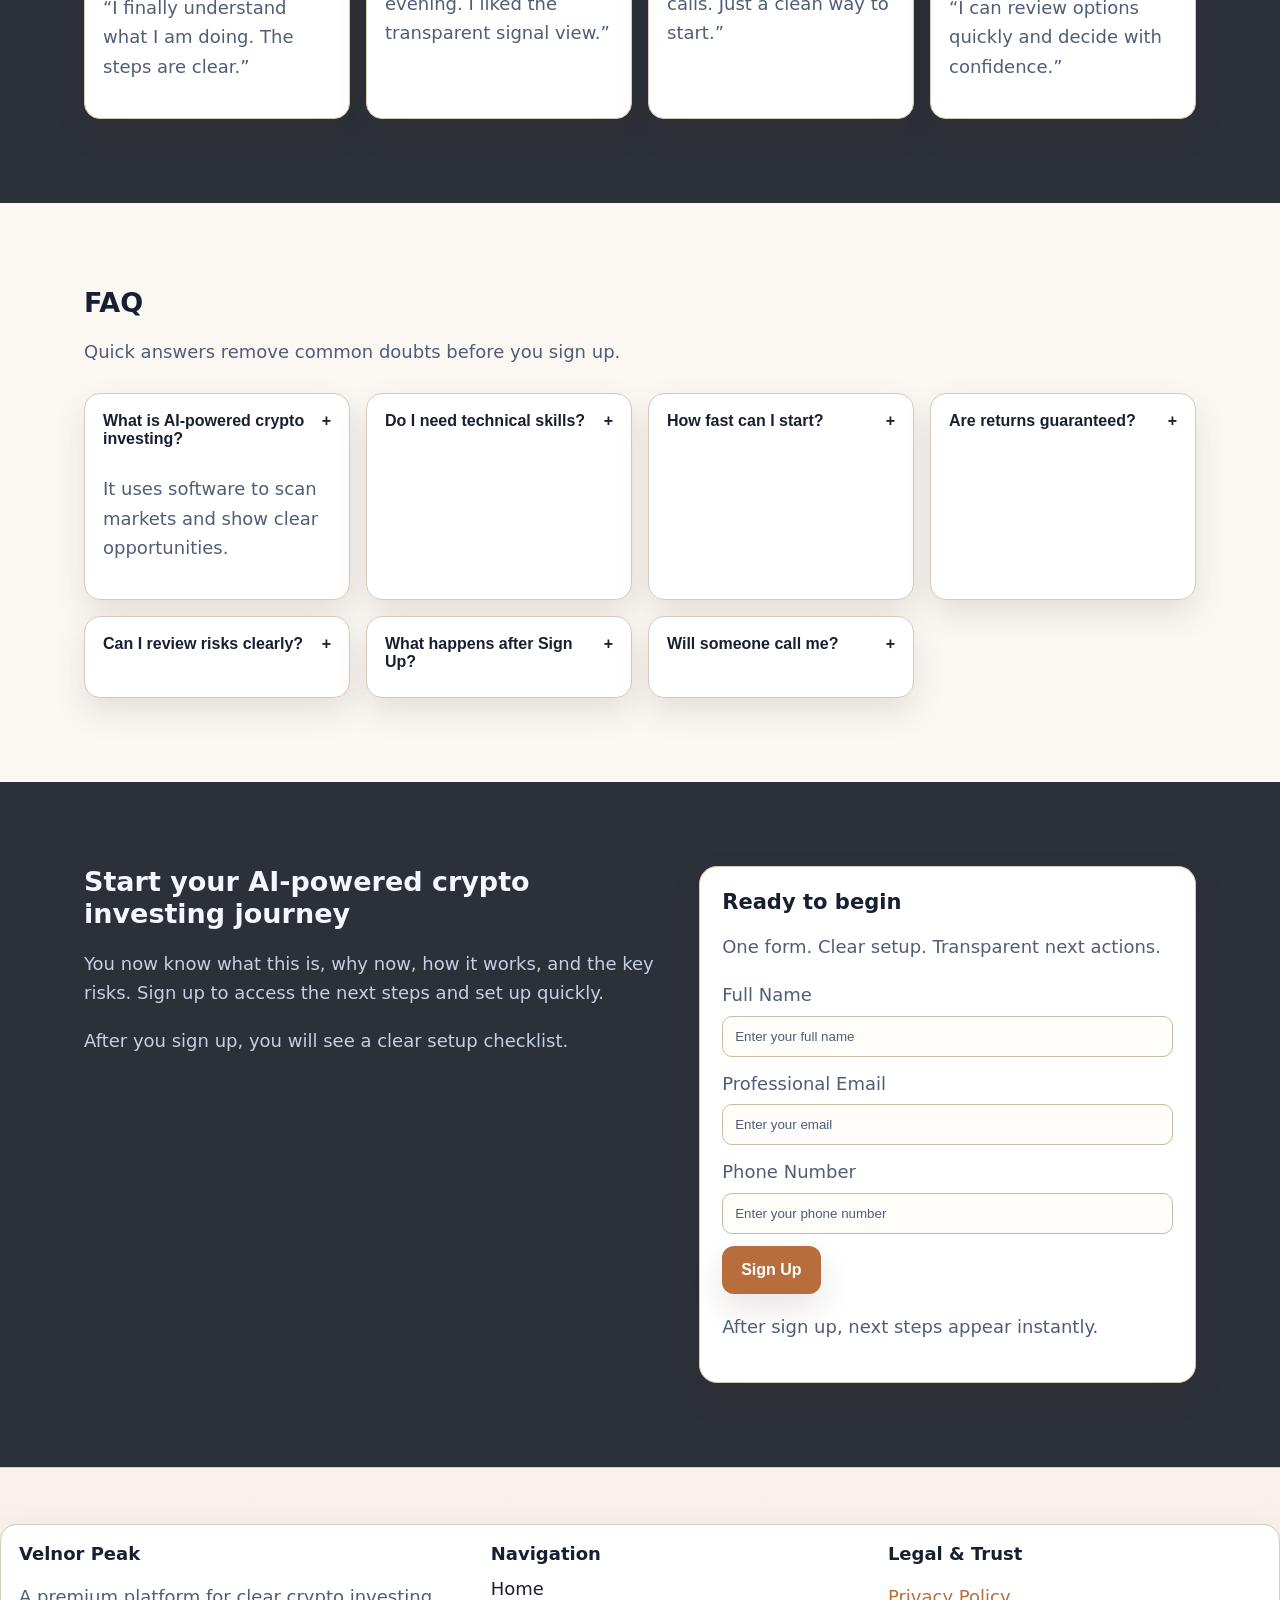
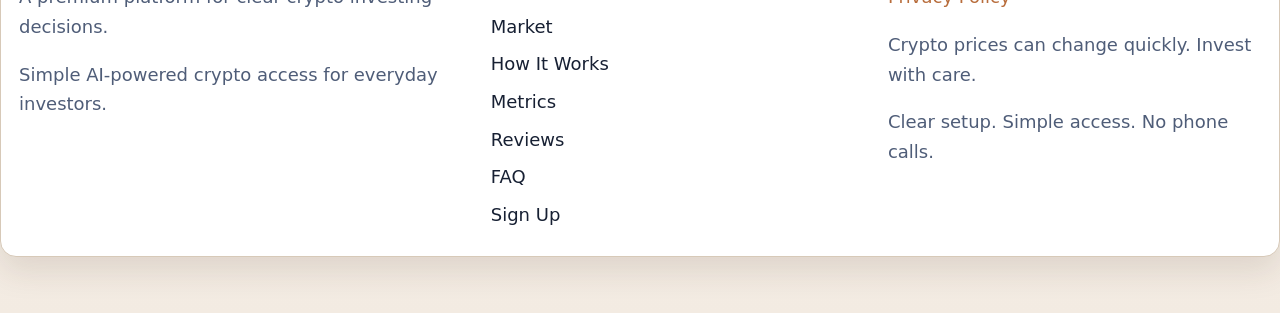
<file: es/index.html>
<!doctype html>
<html lang="en">
<head>
  <meta charset="UTF-8" />
  <meta name="viewport" content="width=device-width, initial-scale=1.0" />
  <title>Velnor Peak | AI-Powered Crypto Investing Español</title>
  <meta name="description" content="Velnor Peak gives a clear way to start AI-powered crypto investing with simple steps, transparent metrics, and fast signup access for investors." />
  <link rel="canonical" href="https://velnorpeak.com/es/index.html" />
  <link rel="alternate" hreflang="en" href="https://velnorpeak.com/index.html" />
<link rel="alternate" hreflang="de" href="https://velnorpeak.com/de/index.html" />
<link rel="alternate" hreflang="fr" href="https://velnorpeak.com/fr/index.html" />
<link rel="alternate" hreflang="es" href="https://velnorpeak.com/es/index.html" />
<link rel="alternate" hreflang="it" href="https://velnorpeak.com/it/index.html" />
<link rel="alternate" hreflang="tr" href="https://velnorpeak.com/tr/index.html" />
<link rel="alternate" hreflang="pt" href="https://velnorpeak.com/pt/index.html" />
<link rel="alternate" hreflang="jp" href="https://velnorpeak.com/jp/index.html" />
<link rel="alternate" hreflang="sk" href="https://velnorpeak.com/sk/index.html" />
<link rel="alternate" hreflang="be" href="https://velnorpeak.com/be/index.html" />
  <meta property="og:title" content="Velnor Peak | AI-Powered Crypto Investing Español" />
  <meta property="og:description" content="Velnor Peak gives a clear way to start AI-powered crypto investing with simple steps, transparent metrics, and fast signup access for investors." />
  <meta property="og:type" content="website" />
  <meta property="og:url" content="https://velnorpeak.com/es/index.html" />
  <meta name="twitter:card" content="summary_large_image" />
  <meta name="twitter:title" content="Velnor Peak | AI-Powered Crypto Investing Español" />
  <meta name="twitter:description" content="Velnor Peak gives a clear way to start AI-powered crypto investing with simple steps, transparent metrics, and fast signup access for investors." />
  <link rel="stylesheet" href="../assets/style.css" />
</head>
<body>
<header>
  <div class="container header-inner">
    <a class="brand" href="../index.html">Velnor Peak</a>
    <nav class="desktop-nav" aria-label="Main navigation">
      <ul>
        <li><a href="#home">Home</a></li><li><a href="#market">Market</a></li><li><a href="#model">How It Works</a></li><li><a href="#metrics">Metrics</a></li><li><a href="#reviews">Reviews</a></li><li><a href="#faq">FAQ</a></li>
      </ul>
    </nav>
    <div class="header-right desktop-actions">
      <div class="lang">
        <button class="lang-active" aria-label="Current language">Español</button>
        <div class="lang-menu"><a href="../index.html"><svg width="18" height="12" viewBox="0 0 18 12" aria-hidden="true"><rect width="18" height="12" fill="#1f4aa8"/><path d="M0 5h18v2H0zM8 0h2v12H8z" fill="#fff"/><path d="M0 5.5h18v1H0zM8.5 0h1v12h-1z" fill="#d12f2f"/></svg> English</a>
<a href="../de/index.html"><svg width="18" height="12" viewBox="0 0 18 12" aria-hidden="true"><rect width="18" height="4" fill="#111"/><rect y="4" width="18" height="4" fill="#d12f2f"/><rect y="8" width="18" height="4" fill="#f0c541"/></svg> Deutsch</a>
<a href="../fr/index.html"><svg width="18" height="12" viewBox="0 0 18 12" aria-hidden="true"><rect width="6" height="12" fill="#1942a8"/><rect x="6" width="6" height="12" fill="#fff"/><rect x="12" width="6" height="12" fill="#d23030"/></svg> Français</a>
<a href="../es/index.html"><svg width="18" height="12" viewBox="0 0 18 12" aria-hidden="true"><rect width="18" height="12" fill="#f0c541"/><rect width="18" height="3" fill="#c61f1f"/><rect y="9" width="18" height="3" fill="#c61f1f"/></svg> Español</a>
<a href="../it/index.html"><svg width="18" height="12" viewBox="0 0 18 12" aria-hidden="true"><rect width="6" height="12" fill="#1f8e4a"/><rect x="6" width="6" height="12" fill="#fff"/><rect x="12" width="6" height="12" fill="#d63636"/></svg> Italiano</a>
<a href="../tr/index.html"><svg width="18" height="12" viewBox="0 0 18 12" aria-hidden="true"><rect width="18" height="12" fill="#c11f2f"/><circle cx="7" cy="6" r="3" fill="#fff"/><circle cx="8" cy="6" r="2.2" fill="#c11f2f"/><circle cx="11" cy="6" r="1" fill="#fff"/></svg> Türkçe</a>
<a href="../pt/index.html"><svg width="18" height="12" viewBox="0 0 18 12" aria-hidden="true"><rect width="7" height="12" fill="#1f8e4a"/><rect x="7" width="11" height="12" fill="#d12f2f"/><circle cx="7" cy="6" r="1.8" fill="#f2d058"/></svg> Português</a>
<a href="../jp/index.html"><svg width="18" height="12" viewBox="0 0 18 12" aria-hidden="true"><rect width="18" height="12" fill="#fff"/><circle cx="9" cy="6" r="3" fill="#d43b3b"/></svg> 日本語</a>
<a href="../sk/index.html"><svg width="18" height="12" viewBox="0 0 18 12" aria-hidden="true"><rect width="18" height="4" fill="#fff"/><rect y="4" width="18" height="4" fill="#2b5fb7"/><rect y="8" width="18" height="4" fill="#c93535"/></svg> Slovak</a>
<a href="../be/index.html"><svg width="18" height="12" viewBox="0 0 18 12" aria-hidden="true"><rect width="6" height="12" fill="#111"/><rect x="6" width="6" height="12" fill="#f0c541"/><rect x="12" width="6" height="12" fill="#d42e2e"/></svg> Nederlands (BE)</a></div>
      </div>
      <a href="#signup" class="btn">Sign Up</a>
    </div>
    <button class="mobile-toggle" aria-label="Open menu">☰</button>
  </div>
</header>
<div class="drawer-backdrop"></div>
<aside class="drawer" aria-label="Mobile menu">
  <button class="close" aria-label="Close menu">×</button>
  <nav><ul><li><a href="#home">Home</a></li><li><a href="#market">Market</a></li><li><a href="#model">How It Works</a></li><li><a href="#metrics">Metrics</a></li><li><a href="#reviews">Reviews</a></li><li><a href="#faq">FAQ</a></li></ul></nav>
  <div class="lang"><button class="lang-active">Español</button><div class="lang-menu"><a href="../index.html"><svg width="18" height="12" viewBox="0 0 18 12" aria-hidden="true"><rect width="18" height="12" fill="#1f4aa8"/><path d="M0 5h18v2H0zM8 0h2v12H8z" fill="#fff"/><path d="M0 5.5h18v1H0zM8.5 0h1v12h-1z" fill="#d12f2f"/></svg> English</a>
<a href="../de/index.html"><svg width="18" height="12" viewBox="0 0 18 12" aria-hidden="true"><rect width="18" height="4" fill="#111"/><rect y="4" width="18" height="4" fill="#d12f2f"/><rect y="8" width="18" height="4" fill="#f0c541"/></svg> Deutsch</a>
<a href="../fr/index.html"><svg width="18" height="12" viewBox="0 0 18 12" aria-hidden="true"><rect width="6" height="12" fill="#1942a8"/><rect x="6" width="6" height="12" fill="#fff"/><rect x="12" width="6" height="12" fill="#d23030"/></svg> Français</a>
<a href="../es/index.html"><svg width="18" height="12" viewBox="0 0 18 12" aria-hidden="true"><rect width="18" height="12" fill="#f0c541"/><rect width="18" height="3" fill="#c61f1f"/><rect y="9" width="18" height="3" fill="#c61f1f"/></svg> Español</a>
<a href="../it/index.html"><svg width="18" height="12" viewBox="0 0 18 12" aria-hidden="true"><rect width="6" height="12" fill="#1f8e4a"/><rect x="6" width="6" height="12" fill="#fff"/><rect x="12" width="6" height="12" fill="#d63636"/></svg> Italiano</a>
<a href="../tr/index.html"><svg width="18" height="12" viewBox="0 0 18 12" aria-hidden="true"><rect width="18" height="12" fill="#c11f2f"/><circle cx="7" cy="6" r="3" fill="#fff"/><circle cx="8" cy="6" r="2.2" fill="#c11f2f"/><circle cx="11" cy="6" r="1" fill="#fff"/></svg> Türkçe</a>
<a href="../pt/index.html"><svg width="18" height="12" viewBox="0 0 18 12" aria-hidden="true"><rect width="7" height="12" fill="#1f8e4a"/><rect x="7" width="11" height="12" fill="#d12f2f"/><circle cx="7" cy="6" r="1.8" fill="#f2d058"/></svg> Português</a>
<a href="../jp/index.html"><svg width="18" height="12" viewBox="0 0 18 12" aria-hidden="true"><rect width="18" height="12" fill="#fff"/><circle cx="9" cy="6" r="3" fill="#d43b3b"/></svg> 日本語</a>
<a href="../sk/index.html"><svg width="18" height="12" viewBox="0 0 18 12" aria-hidden="true"><rect width="18" height="4" fill="#fff"/><rect y="4" width="18" height="4" fill="#2b5fb7"/><rect y="8" width="18" height="4" fill="#c93535"/></svg> Slovak</a>
<a href="../be/index.html"><svg width="18" height="12" viewBox="0 0 18 12" aria-hidden="true"><rect width="6" height="12" fill="#111"/><rect x="6" width="6" height="12" fill="#f0c541"/><rect x="12" width="6" height="12" fill="#d42e2e"/></svg> Nederlands (BE)</a></div></div>
  <a href="#signup" class="btn">Sign Up</a>
</aside>

<main>
<section id="home" class="section light">
  <div class="container hero-grid">
    <div class="hero-panel">
      <h1>AI-Powered Crypto Investing With Clear Steps</h1>
      <p>Velnor Peak is a simple way to access crypto investing guided by AI tools. The market is moving fast as digital payments and blockchain use grow. You get a clear process, live signals, and transparent tracking. After you sign up, you get instant access to the next steps.</p>
      <div class="performance-block visual-card">
        <div class="performance-head">Historical outcome range during favorable periods</div>
        <div class="performance-split">
          <div class="performance-metric"><strong>8–15%</strong><span>Monthly range</span></div>
          <div class="performance-metric"><strong>80–200%</strong><span>Annual range</span></div>
        </div>
        <p class="performance-note">Returns depend on market conditions. Not guaranteed.</p>
      </div>
    </div>
    <form class="form-card" id="signup" aria-label="Lead form">
      <h3 class="form-title">Start in minutes</h3>
      <p class="form-sub">Sign up once to unlock setup steps and platform access.</p>
      <div class="field"><label for="name1">Full Name</label><input id="name1" placeholder="Enter your full name" required /></div>
      <div class="field"><label for="email1">Professional Email</label><input id="email1" type="email" placeholder="Enter your email" required /></div>
      <div class="field"><label for="phone1">Phone Number</label><input id="phone1" type="tel" placeholder="Enter your phone number" required /></div>
      <button class="btn" type="submit">Sign Up</button>
      <p class="form-msg muted">No calls. Clear flow. Optional email confirmation only.</p>
    </form>
  </div>
</section>

<section id="market" class="section dark"><div class="container">
  <h2 class="section-title">Why AI crypto investing matters now</h2>
  <p class="section-intro">Crypto markets run all day, every day. AI helps spot patterns faster than manual tracking.</p>
  <div class="card-grid">
    <article class="card"><h3>Always-On Market</h3><p>Prices change every minute, creating frequent entry and exit windows.</p><small class="muted">You get more active opportunities.</small></article>
    <article class="card"><h3>Data Growth</h3><p>More market data means better signal quality for AI-driven decisions.</p><small class="muted">Better context can reduce guesswork.</small></article>
    <article class="card"><h3>Access Shift</h3><p>Retail tools are stronger now, giving simpler access than before.</p><small class="muted">You can act from one dashboard.</small></article>
  </div>
  <p>What it means: the timing is better for clear, guided crypto investing.</p>
</div></section>

<section id="model" class="section light"><div class="container">
  <h2>How it works in simple steps</h2>
  <p class="section-intro">Here is the model behind our AI-powered crypto investing flow. Each step is clear and visible.</p>
  <div class="model-grid">
    <article class="card"><h3>Track Markets</h3><p>AI watches market moves and checks volume, momentum, and trend strength.</p></article>
    <article class="card"><h3>Rank Setups</h3><p>Setups are scored by quality, timing, and possible downside range.</p></article>
    <article class="card"><h3>Apply Filters</h3><p>Weak setups are removed so only stronger ideas stay visible.</p></article>
    <article class="card"><h3>Confirm Action</h3><p>You review options and choose actions with clear context shown.</p></article>
  </div>
  <p>Investor gain: less noise, faster choices, and clear execution logic.</p>
</div></section>

<section class="section dark"><div class="container">
  <h2>Fast 24H setup process</h2>
  <p class="section-intro">The onboarding flow is short and practical. You can complete setup in one day.</p>
  <div class="process-grid">
    <article class="process-card"><p class="process-step-time">5 Minute</p><h4>Create account</h4><p>Enter your details and confirm your email.</p></article>
    <article class="process-card"><p class="process-step-time">1–6 Hour</p><h4>Verify profile</h4><p>Complete identity checks and secure login setup.</p></article>
    <article class="process-card"><p class="process-step-time">6–12 Hour</p><h4>Open dashboard</h4><p>Review options and risk notes in plain language.</p></article>
    <article class="process-card"><p class="process-step-time">12–24 Hour</p><h4>Activate access</h4><p>Choose your path and start tracking signals.</p></article>
  </div>
  <p class="process-note">Most people finish setup in 24 hours.</p>
  <p>After you sign up, you will see a clear setup checklist.</p>
</div></section>

<section id="metrics" class="section light"><div class="container">
  <h2>Performance snapshot</h2>
  <p class="section-intro">These metrics show how AI-powered crypto investing can perform in active cycles. They are references, not promises.</p>
  <div class="metric-grid">
    <article class="metric-card visual-card"><h4>Signal Win Rate</h4><div class="chart-bars"><div class="bar-row"><span>AI model</span><div class="bar-track"><div class="bar-fill" style="width:68%"></div></div><strong>68%</strong></div><div class="bar-row"><span>Manual picks</span><div class="bar-track"><div class="bar-fill" style="width:47%"></div></div><strong>47%</strong></div></div><p>Meaning: AI signals found more valid setups than manual scanning.</p><p>Investor gain: better chance of timely entries.</p></article>
    <article class="metric-card visual-card"><h4>Cycle Return Mix</h4><div class="chart-bars"><div class="bar-row"><span>Defensive</span><div class="bar-track"><div class="bar-fill" style="width:30%"></div></div><strong>30%</strong></div><div class="bar-row"><span>Core</span><div class="bar-track"><div class="bar-fill" style="width:45%"></div></div><strong>45%</strong></div><div class="bar-row"><span>Momentum</span><div class="bar-track"><div class="bar-fill" style="width:25%"></div></div><strong>25%</strong></div></div><p>Meaning: returns came from balanced setup types, not one single bet.</p><p>Investor gain: broader opportunity exposure.</p></article>
  </div>
</div></section>

<section class="section dark"><div class="container">
  <h2>Insights that drive outcomes</h2>
  <p class="section-intro">Three drivers shape outcomes in AI-powered crypto investing. We track each driver daily.</p>
  <div class="insight-grid">
    <article class="visual-card"><h4>Flow Pressure</h4><p>Measures fresh buying versus selling in key coins.</p><p>Investor gain: clearer trend direction before sharp moves.</p></article>
    <article class="visual-card"><h4>Volatility Window</h4><p>Shows when price swings are wide enough for active entries.</p><p>Investor gain: timing improves with wider signal windows.</p></article>
    <article class="visual-card"><h4>Sentiment Shift</h4><p>Tracks public mood changes from fear to confidence.</p><p>Investor gain: early context before crowd reactions.</p></article>
  </div>
  <p>What it means: returns are often driven by timing plus disciplined filtering.</p>
</div></section>

<section class="section light"><div class="container">
  <h2>Simple risk view</h2>
  <p class="section-intro">Every investment has risk. We show risks in plain language so you know what could go wrong.</p>
  <div class="risk-grid">
    <article class="card"><h3>Price Swings</h3><p>Crypto can move fast both up and down in short periods.</p><small class="muted">Use clear position sizing.</small></article>
    <article class="card"><h3>News Shock</h3><p>Policy or exchange news can shift prices quickly.</p><small class="muted">Diversified signal sets help.</small></article>
    <article class="card"><h3>False Signals</h3><p>Some setups fail even with strong data filters.</p><small class="muted">Rules limit emotional decisions.</small></article>
  </div>
  <p>How we reduce risk: filter quality, capped exposure, and transparent tracking.</p>
</div></section>

<section id="reviews" class="section dark"><div class="container">
  <h2>Investor reviews</h2>
  <p class="section-intro">People value the clear flow, simple dashboard, and faster understanding of crypto investing.</p>
  <div class="review-grid">
    <article class="review-card"><div class="review-head"><span class="avatar">AM</span><span>Anna Meyer</span><span class="verified">VERIFIED</span></div><p>Product Lead · Berlin</p><p>“I finally understand what I am doing. The steps are clear.”</p></article>
    <article class="review-card"><div class="review-head"><span class="avatar">RJ</span><span>Ravi Jain</span><span class="verified">VERIFIED</span></div><p>Consultant · Madrid</p><p>“The setup took one evening. I liked the transparent signal view.”</p></article>
    <article class="review-card"><div class="review-head"><span class="avatar">LT</span><span>Lina Tran</span><span class="verified">VERIFIED</span></div><p>Designer · Milan</p><p>“No pressure and no calls. Just a clean way to start.”</p></article>
    <article class="review-card"><div class="review-head"><span class="avatar">DK</span><span>David Klein</span><span class="verified">VERIFIED</span></div><p>Engineer · Lisbon</p><p>“I can review options quickly and decide with confidence.”</p></article>
  </div>
</div></section>

<section id="faq" class="section light"><div class="container">
  <h2>FAQ</h2>
  <p class="section-intro">Quick answers remove common doubts before you sign up.</p>
  <div class="faq-list">
    <article class="faq-item open"><button>What is AI-powered crypto investing?<span>+</span></button><div class="faq-panel"><p>It uses software to scan markets and show clear opportunities.</p></div></article>
    <article class="faq-item"><button>Do I need technical skills?<span>+</span></button><div class="faq-panel"><p>No. You see plain-language steps and easy setup actions.</p></div></article>
    <article class="faq-item"><button>How fast can I start?<span>+</span></button><div class="faq-panel"><p>Most people finish onboarding in 24 hours.</p></div></article>
    <article class="faq-item"><button>Are returns guaranteed?<span>+</span></button><div class="faq-panel"><p>No. Markets change and returns depend on conditions.</p></div></article>
    <article class="faq-item"><button>Can I review risks clearly?<span>+</span></button><div class="faq-panel"><p>Yes. Risk notes explain main downside scenarios in simple words.</p></div></article>
    <article class="faq-item"><button>What happens after Sign Up?<span>+</span></button><div class="faq-panel"><p>After you sign up, you can review the options and choose what to do next.</p></div></article>
    <article class="faq-item"><button>Will someone call me?<span>+</span></button><div class="faq-panel"><p>No calls. We may send a short email to confirm your details.</p></div></article>
  </div>
</div></section>

<section class="section dark"><div class="container hero-grid">
  <div>
    <h2>Start your AI-powered crypto investing journey</h2>
    <p>You now know what this is, why now, how it works, and the key risks. Sign up to access the next steps and set up quickly.</p>
    <p>After you sign up, you will see a clear setup checklist.</p>
  </div>
  <form class="form-card" aria-label="Final signup form">
      <h3 class="form-title">Ready to begin</h3>
      <p class="form-sub">One form. Clear setup. Transparent next actions.</p>
      <div class="field"><label for="name2">Full Name</label><input id="name2" placeholder="Enter your full name" required /></div>
      <div class="field"><label for="email2">Professional Email</label><input id="email2" type="email" placeholder="Enter your email" required /></div>
      <div class="field"><label for="phone2">Phone Number</label><input id="phone2" type="tel" placeholder="Enter your phone number" required /></div>
      <button class="btn" type="submit">Sign Up</button>
      <p class="form-msg muted">After sign up, next steps appear instantly.</p>
  </form>
</div></section>
</main>

<footer><div class="container footer-grid footer-panel">
  <div><h4>Velnor Peak</h4><p>A premium platform for clear crypto investing decisions.</p><p>Simple AI-powered crypto access for everyday investors.</p></div>
  <div class="footer-links"><h4>Navigation</h4><a href="#home">Home</a><a href="#market">Market</a><a href="#model">How It Works</a><a href="#metrics">Metrics</a><a href="#reviews">Reviews</a><a href="#faq">FAQ</a><a href="#signup">Sign Up</a></div>
  <div><h4>Legal & Trust</h4><p><a href="#" data-open-policy>Privacy Policy</a></p><p>Crypto prices can change quickly. Invest with care.</p><p>Clear setup. Simple access. No phone calls.</p></div>
</div></footer>

<div class="modal" id="privacyModal" role="dialog" aria-modal="true" aria-label="Privacy policy">
  <article class="card modal-card">
    <div class="modal-head"><h3>Privacy Policy</h3><button class="modal-close" data-close-policy aria-label="Close policy">×</button></div>
    <p><strong>Introduction:</strong> We explain data use in clear language.</p>
    <p><strong>Data collection:</strong> We collect name, email, phone, and usage events.</p>
    <p><strong>Legal basis:</strong> We process data for service delivery and user consent.</p>
    <p><strong>Cookies:</strong> Cookies support login security and analytics improvements.</p>
    <p><strong>Retention:</strong> Data is stored only as long as needed.</p>
    <p><strong>Third-party sharing:</strong> Trusted providers help with hosting and messaging.</p>
    <p><strong>Security:</strong> We use encryption and role-based internal access.</p>
    <p><strong>User rights:</strong> You can request access, correction, export, or deletion.</p>
    <p><strong>International transfers:</strong> Some processing may happen outside your country with safeguards.</p>
    <p><strong>Industry risk disclosure:</strong> Digital asset markets are volatile and outcomes are uncertain.</p>
    <p><strong>Contact:</strong> privacy@velnorpeak.com</p>
    <div class="modal-foot"><button class="btn" data-close-policy type="button">Close</button></div>
  </article>
</div>

<script type="application/ld+json">{"@context":"https://schema.org","@type":"Organization","name":"Velnor Peak","url":"https://velnorpeak.com"}</script>
<script type="application/ld+json">{"@context":"https://schema.org","@type":"WebSite","name":"Velnor Peak","url":"https://velnorpeak.com/es/index.html"}</script>
<script type="application/ld+json">{"@context":"https://schema.org","@type":"FAQPage","mainEntity":[{"@type":"Question","name":"What is AI-powered crypto investing?","acceptedAnswer":{"@type":"Answer","text":"It uses software to scan markets and show clear opportunities."}},{"@type":"Question","name":"How fast can I start?","acceptedAnswer":{"@type":"Answer","text":"Most people finish onboarding in 24 hours."}}]}</script>
<script type="application/ld+json">{"@context":"https://schema.org","@type":"Review","author":{"@type":"Person","name":"Anna Meyer"},"reviewBody":"I finally understand what I am doing. The steps are clear.","itemReviewed":{"@type":"Organization","name":"Velnor Peak"}}</script>
<script defer src="../assets/app.js"></script>
</body>
</html>
</file>
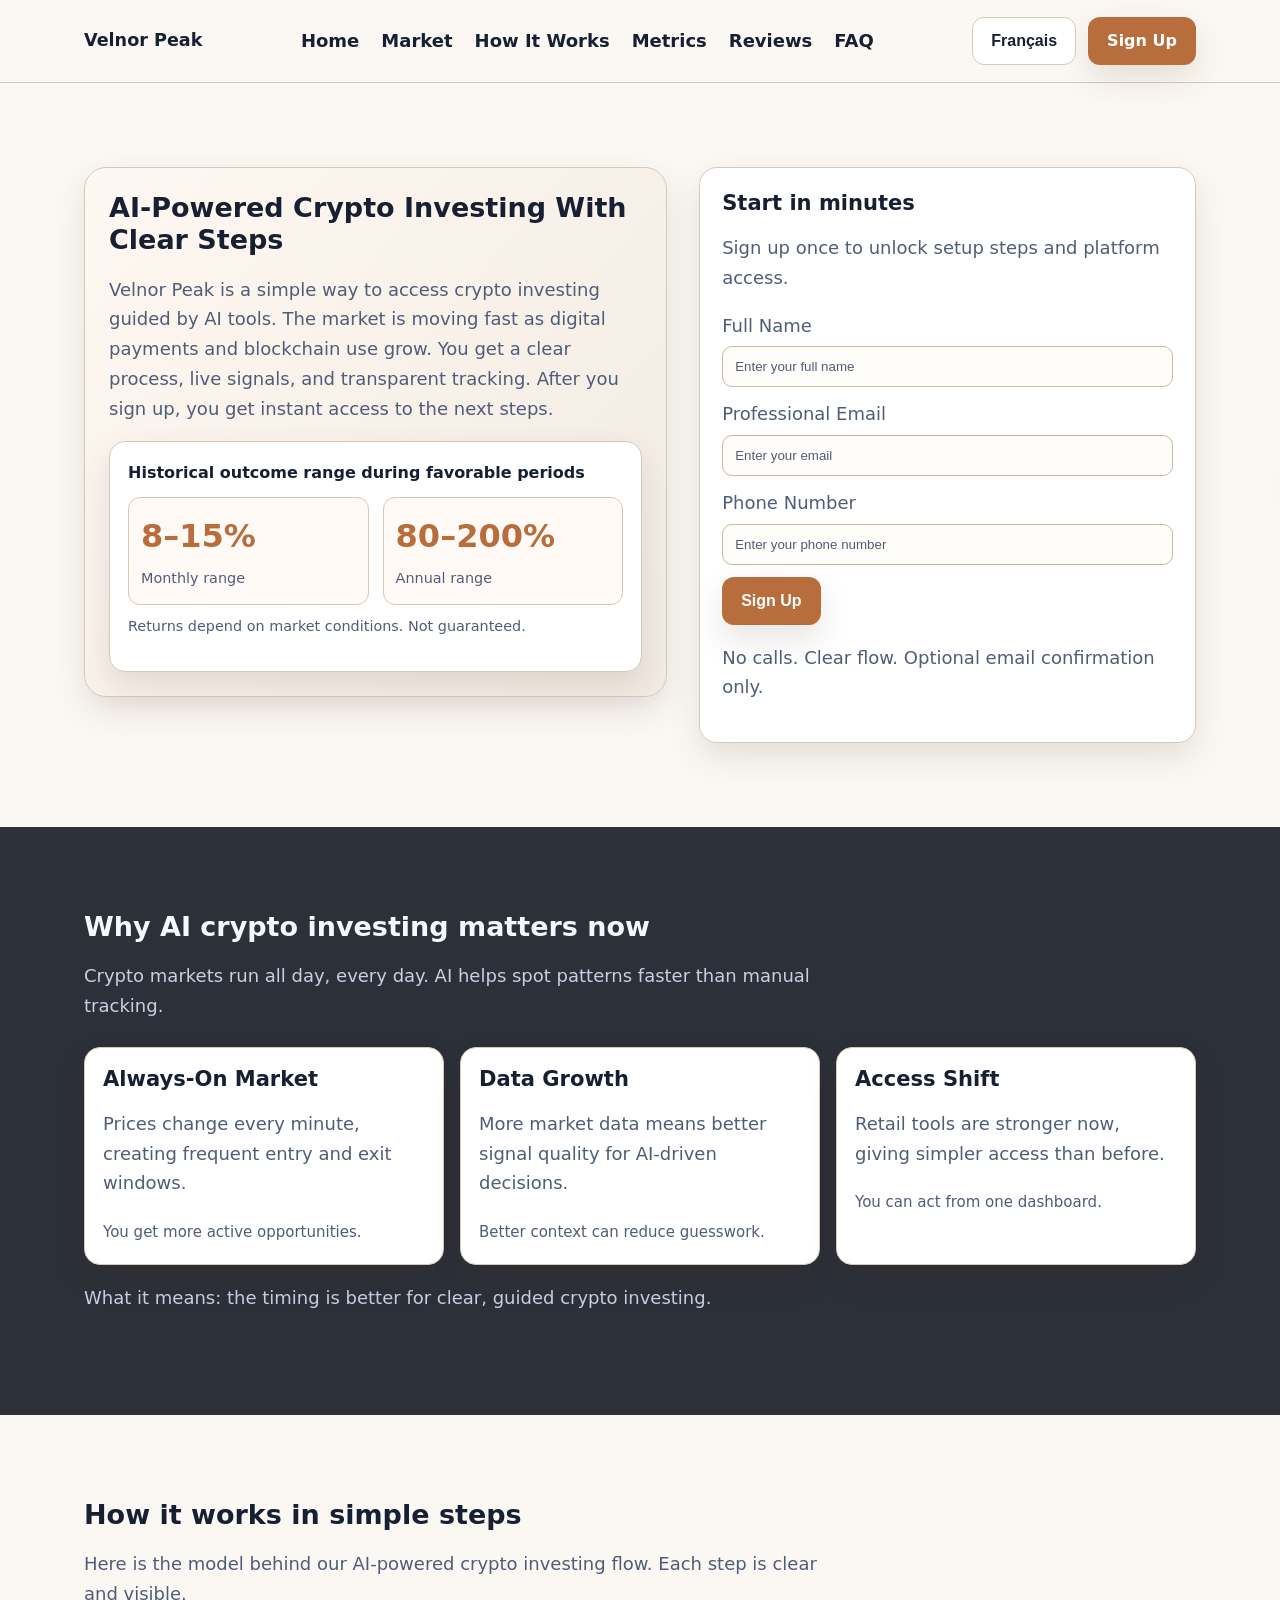
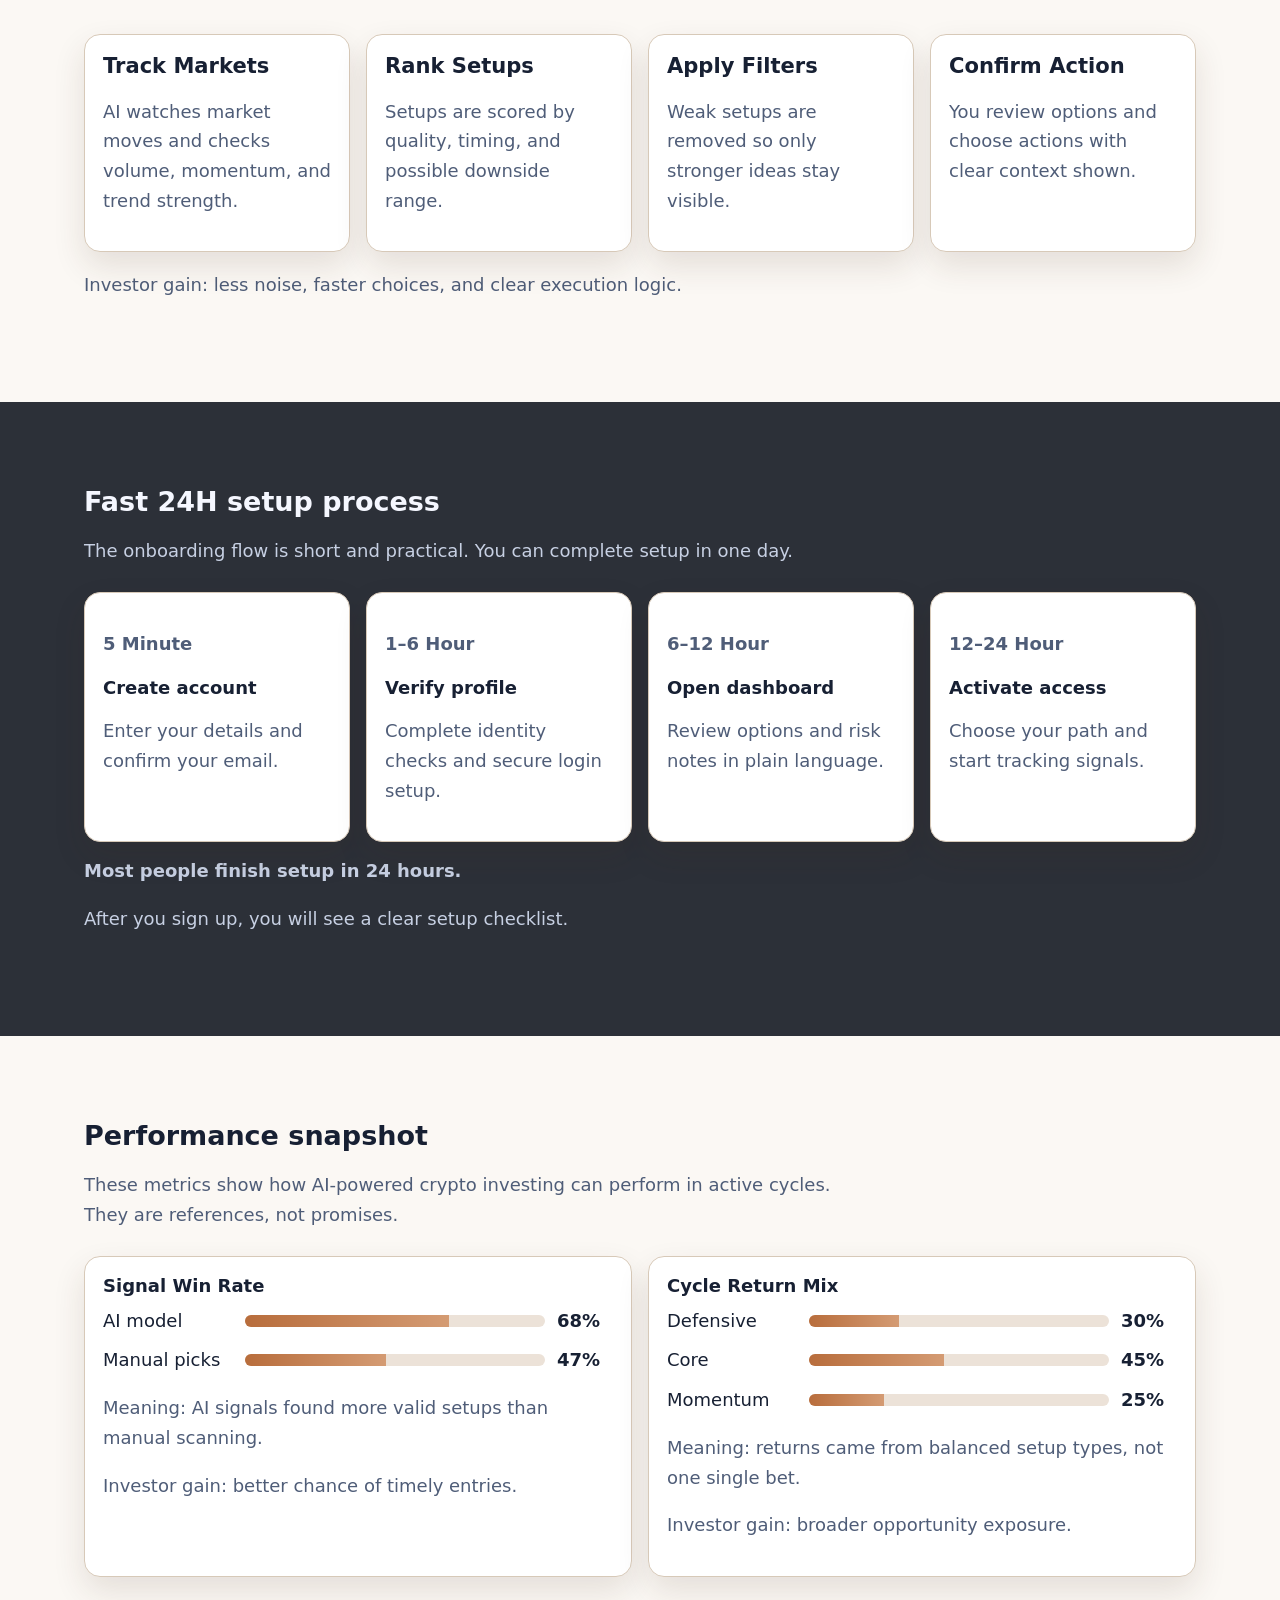
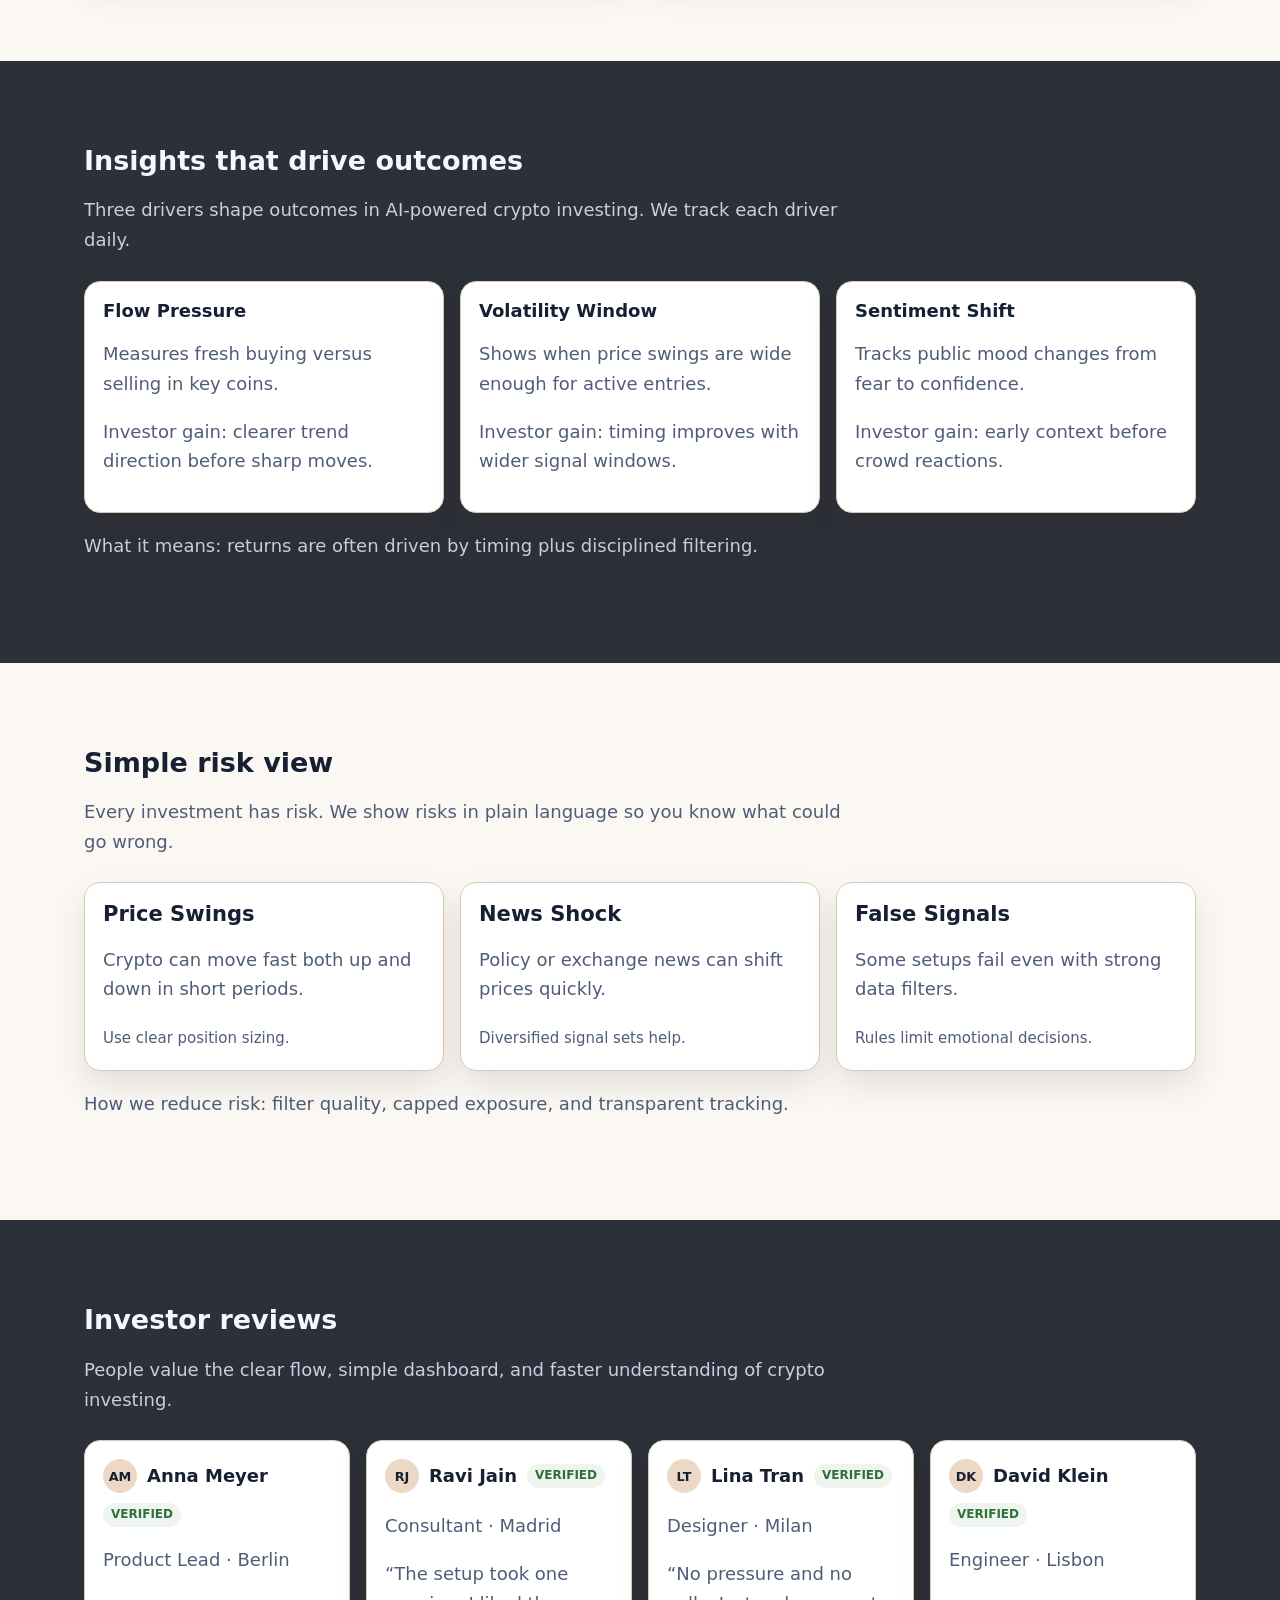
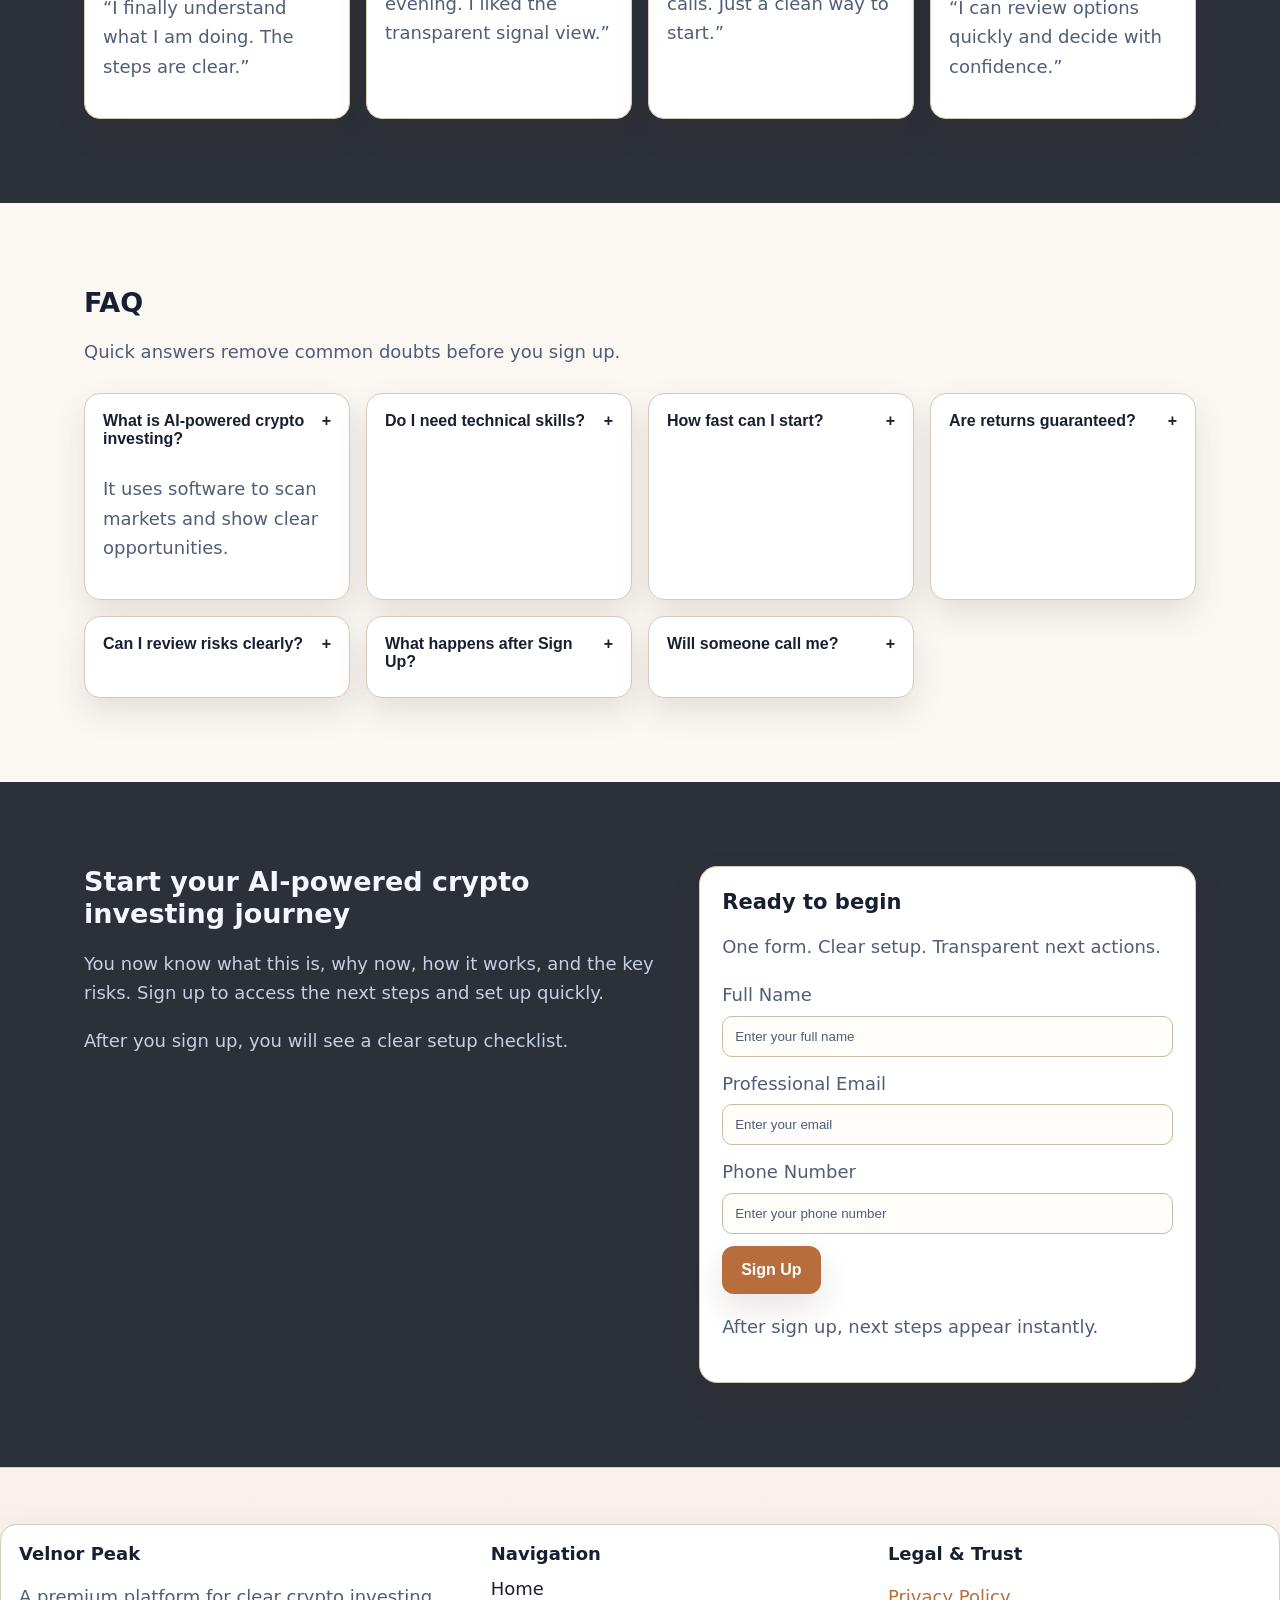
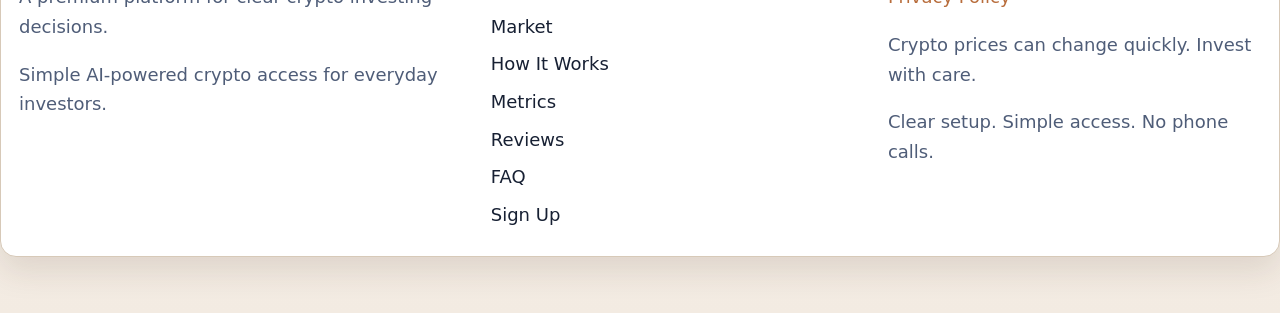
<file: fr/index.html>
<!doctype html>
<html lang="en">
<head>
  <meta charset="UTF-8" />
  <meta name="viewport" content="width=device-width, initial-scale=1.0" />
  <title>Velnor Peak | AI-Powered Crypto Investing Français</title>
  <meta name="description" content="Velnor Peak gives a clear way to start AI-powered crypto investing with simple steps, transparent metrics, and fast signup access for investors." />
  <link rel="canonical" href="https://velnorpeak.com/fr/index.html" />
  <link rel="alternate" hreflang="en" href="https://velnorpeak.com/index.html" />
<link rel="alternate" hreflang="de" href="https://velnorpeak.com/de/index.html" />
<link rel="alternate" hreflang="fr" href="https://velnorpeak.com/fr/index.html" />
<link rel="alternate" hreflang="es" href="https://velnorpeak.com/es/index.html" />
<link rel="alternate" hreflang="it" href="https://velnorpeak.com/it/index.html" />
<link rel="alternate" hreflang="tr" href="https://velnorpeak.com/tr/index.html" />
<link rel="alternate" hreflang="pt" href="https://velnorpeak.com/pt/index.html" />
<link rel="alternate" hreflang="jp" href="https://velnorpeak.com/jp/index.html" />
<link rel="alternate" hreflang="sk" href="https://velnorpeak.com/sk/index.html" />
<link rel="alternate" hreflang="be" href="https://velnorpeak.com/be/index.html" />
  <meta property="og:title" content="Velnor Peak | AI-Powered Crypto Investing Français" />
  <meta property="og:description" content="Velnor Peak gives a clear way to start AI-powered crypto investing with simple steps, transparent metrics, and fast signup access for investors." />
  <meta property="og:type" content="website" />
  <meta property="og:url" content="https://velnorpeak.com/fr/index.html" />
  <meta name="twitter:card" content="summary_large_image" />
  <meta name="twitter:title" content="Velnor Peak | AI-Powered Crypto Investing Français" />
  <meta name="twitter:description" content="Velnor Peak gives a clear way to start AI-powered crypto investing with simple steps, transparent metrics, and fast signup access for investors." />
  <link rel="stylesheet" href="../assets/style.css" />
</head>
<body>
<header>
  <div class="container header-inner">
    <a class="brand" href="../index.html">Velnor Peak</a>
    <nav class="desktop-nav" aria-label="Main navigation">
      <ul>
        <li><a href="#home">Home</a></li><li><a href="#market">Market</a></li><li><a href="#model">How It Works</a></li><li><a href="#metrics">Metrics</a></li><li><a href="#reviews">Reviews</a></li><li><a href="#faq">FAQ</a></li>
      </ul>
    </nav>
    <div class="header-right desktop-actions">
      <div class="lang">
        <button class="lang-active" aria-label="Current language">Français</button>
        <div class="lang-menu"><a href="../index.html"><svg width="18" height="12" viewBox="0 0 18 12" aria-hidden="true"><rect width="18" height="12" fill="#1f4aa8"/><path d="M0 5h18v2H0zM8 0h2v12H8z" fill="#fff"/><path d="M0 5.5h18v1H0zM8.5 0h1v12h-1z" fill="#d12f2f"/></svg> English</a>
<a href="../de/index.html"><svg width="18" height="12" viewBox="0 0 18 12" aria-hidden="true"><rect width="18" height="4" fill="#111"/><rect y="4" width="18" height="4" fill="#d12f2f"/><rect y="8" width="18" height="4" fill="#f0c541"/></svg> Deutsch</a>
<a href="../fr/index.html"><svg width="18" height="12" viewBox="0 0 18 12" aria-hidden="true"><rect width="6" height="12" fill="#1942a8"/><rect x="6" width="6" height="12" fill="#fff"/><rect x="12" width="6" height="12" fill="#d23030"/></svg> Français</a>
<a href="../es/index.html"><svg width="18" height="12" viewBox="0 0 18 12" aria-hidden="true"><rect width="18" height="12" fill="#f0c541"/><rect width="18" height="3" fill="#c61f1f"/><rect y="9" width="18" height="3" fill="#c61f1f"/></svg> Español</a>
<a href="../it/index.html"><svg width="18" height="12" viewBox="0 0 18 12" aria-hidden="true"><rect width="6" height="12" fill="#1f8e4a"/><rect x="6" width="6" height="12" fill="#fff"/><rect x="12" width="6" height="12" fill="#d63636"/></svg> Italiano</a>
<a href="../tr/index.html"><svg width="18" height="12" viewBox="0 0 18 12" aria-hidden="true"><rect width="18" height="12" fill="#c11f2f"/><circle cx="7" cy="6" r="3" fill="#fff"/><circle cx="8" cy="6" r="2.2" fill="#c11f2f"/><circle cx="11" cy="6" r="1" fill="#fff"/></svg> Türkçe</a>
<a href="../pt/index.html"><svg width="18" height="12" viewBox="0 0 18 12" aria-hidden="true"><rect width="7" height="12" fill="#1f8e4a"/><rect x="7" width="11" height="12" fill="#d12f2f"/><circle cx="7" cy="6" r="1.8" fill="#f2d058"/></svg> Português</a>
<a href="../jp/index.html"><svg width="18" height="12" viewBox="0 0 18 12" aria-hidden="true"><rect width="18" height="12" fill="#fff"/><circle cx="9" cy="6" r="3" fill="#d43b3b"/></svg> 日本語</a>
<a href="../sk/index.html"><svg width="18" height="12" viewBox="0 0 18 12" aria-hidden="true"><rect width="18" height="4" fill="#fff"/><rect y="4" width="18" height="4" fill="#2b5fb7"/><rect y="8" width="18" height="4" fill="#c93535"/></svg> Slovak</a>
<a href="../be/index.html"><svg width="18" height="12" viewBox="0 0 18 12" aria-hidden="true"><rect width="6" height="12" fill="#111"/><rect x="6" width="6" height="12" fill="#f0c541"/><rect x="12" width="6" height="12" fill="#d42e2e"/></svg> Nederlands (BE)</a></div>
      </div>
      <a href="#signup" class="btn">Sign Up</a>
    </div>
    <button class="mobile-toggle" aria-label="Open menu">☰</button>
  </div>
</header>
<div class="drawer-backdrop"></div>
<aside class="drawer" aria-label="Mobile menu">
  <button class="close" aria-label="Close menu">×</button>
  <nav><ul><li><a href="#home">Home</a></li><li><a href="#market">Market</a></li><li><a href="#model">How It Works</a></li><li><a href="#metrics">Metrics</a></li><li><a href="#reviews">Reviews</a></li><li><a href="#faq">FAQ</a></li></ul></nav>
  <div class="lang"><button class="lang-active">Français</button><div class="lang-menu"><a href="../index.html"><svg width="18" height="12" viewBox="0 0 18 12" aria-hidden="true"><rect width="18" height="12" fill="#1f4aa8"/><path d="M0 5h18v2H0zM8 0h2v12H8z" fill="#fff"/><path d="M0 5.5h18v1H0zM8.5 0h1v12h-1z" fill="#d12f2f"/></svg> English</a>
<a href="../de/index.html"><svg width="18" height="12" viewBox="0 0 18 12" aria-hidden="true"><rect width="18" height="4" fill="#111"/><rect y="4" width="18" height="4" fill="#d12f2f"/><rect y="8" width="18" height="4" fill="#f0c541"/></svg> Deutsch</a>
<a href="../fr/index.html"><svg width="18" height="12" viewBox="0 0 18 12" aria-hidden="true"><rect width="6" height="12" fill="#1942a8"/><rect x="6" width="6" height="12" fill="#fff"/><rect x="12" width="6" height="12" fill="#d23030"/></svg> Français</a>
<a href="../es/index.html"><svg width="18" height="12" viewBox="0 0 18 12" aria-hidden="true"><rect width="18" height="12" fill="#f0c541"/><rect width="18" height="3" fill="#c61f1f"/><rect y="9" width="18" height="3" fill="#c61f1f"/></svg> Español</a>
<a href="../it/index.html"><svg width="18" height="12" viewBox="0 0 18 12" aria-hidden="true"><rect width="6" height="12" fill="#1f8e4a"/><rect x="6" width="6" height="12" fill="#fff"/><rect x="12" width="6" height="12" fill="#d63636"/></svg> Italiano</a>
<a href="../tr/index.html"><svg width="18" height="12" viewBox="0 0 18 12" aria-hidden="true"><rect width="18" height="12" fill="#c11f2f"/><circle cx="7" cy="6" r="3" fill="#fff"/><circle cx="8" cy="6" r="2.2" fill="#c11f2f"/><circle cx="11" cy="6" r="1" fill="#fff"/></svg> Türkçe</a>
<a href="../pt/index.html"><svg width="18" height="12" viewBox="0 0 18 12" aria-hidden="true"><rect width="7" height="12" fill="#1f8e4a"/><rect x="7" width="11" height="12" fill="#d12f2f"/><circle cx="7" cy="6" r="1.8" fill="#f2d058"/></svg> Português</a>
<a href="../jp/index.html"><svg width="18" height="12" viewBox="0 0 18 12" aria-hidden="true"><rect width="18" height="12" fill="#fff"/><circle cx="9" cy="6" r="3" fill="#d43b3b"/></svg> 日本語</a>
<a href="../sk/index.html"><svg width="18" height="12" viewBox="0 0 18 12" aria-hidden="true"><rect width="18" height="4" fill="#fff"/><rect y="4" width="18" height="4" fill="#2b5fb7"/><rect y="8" width="18" height="4" fill="#c93535"/></svg> Slovak</a>
<a href="../be/index.html"><svg width="18" height="12" viewBox="0 0 18 12" aria-hidden="true"><rect width="6" height="12" fill="#111"/><rect x="6" width="6" height="12" fill="#f0c541"/><rect x="12" width="6" height="12" fill="#d42e2e"/></svg> Nederlands (BE)</a></div></div>
  <a href="#signup" class="btn">Sign Up</a>
</aside>

<main>
<section id="home" class="section light">
  <div class="container hero-grid">
    <div class="hero-panel">
      <h1>AI-Powered Crypto Investing With Clear Steps</h1>
      <p>Velnor Peak is a simple way to access crypto investing guided by AI tools. The market is moving fast as digital payments and blockchain use grow. You get a clear process, live signals, and transparent tracking. After you sign up, you get instant access to the next steps.</p>
      <div class="performance-block visual-card">
        <div class="performance-head">Historical outcome range during favorable periods</div>
        <div class="performance-split">
          <div class="performance-metric"><strong>8–15%</strong><span>Monthly range</span></div>
          <div class="performance-metric"><strong>80–200%</strong><span>Annual range</span></div>
        </div>
        <p class="performance-note">Returns depend on market conditions. Not guaranteed.</p>
      </div>
    </div>
    <form class="form-card" id="signup" aria-label="Lead form">
      <h3 class="form-title">Start in minutes</h3>
      <p class="form-sub">Sign up once to unlock setup steps and platform access.</p>
      <div class="field"><label for="name1">Full Name</label><input id="name1" placeholder="Enter your full name" required /></div>
      <div class="field"><label for="email1">Professional Email</label><input id="email1" type="email" placeholder="Enter your email" required /></div>
      <div class="field"><label for="phone1">Phone Number</label><input id="phone1" type="tel" placeholder="Enter your phone number" required /></div>
      <button class="btn" type="submit">Sign Up</button>
      <p class="form-msg muted">No calls. Clear flow. Optional email confirmation only.</p>
    </form>
  </div>
</section>

<section id="market" class="section dark"><div class="container">
  <h2 class="section-title">Why AI crypto investing matters now</h2>
  <p class="section-intro">Crypto markets run all day, every day. AI helps spot patterns faster than manual tracking.</p>
  <div class="card-grid">
    <article class="card"><h3>Always-On Market</h3><p>Prices change every minute, creating frequent entry and exit windows.</p><small class="muted">You get more active opportunities.</small></article>
    <article class="card"><h3>Data Growth</h3><p>More market data means better signal quality for AI-driven decisions.</p><small class="muted">Better context can reduce guesswork.</small></article>
    <article class="card"><h3>Access Shift</h3><p>Retail tools are stronger now, giving simpler access than before.</p><small class="muted">You can act from one dashboard.</small></article>
  </div>
  <p>What it means: the timing is better for clear, guided crypto investing.</p>
</div></section>

<section id="model" class="section light"><div class="container">
  <h2>How it works in simple steps</h2>
  <p class="section-intro">Here is the model behind our AI-powered crypto investing flow. Each step is clear and visible.</p>
  <div class="model-grid">
    <article class="card"><h3>Track Markets</h3><p>AI watches market moves and checks volume, momentum, and trend strength.</p></article>
    <article class="card"><h3>Rank Setups</h3><p>Setups are scored by quality, timing, and possible downside range.</p></article>
    <article class="card"><h3>Apply Filters</h3><p>Weak setups are removed so only stronger ideas stay visible.</p></article>
    <article class="card"><h3>Confirm Action</h3><p>You review options and choose actions with clear context shown.</p></article>
  </div>
  <p>Investor gain: less noise, faster choices, and clear execution logic.</p>
</div></section>

<section class="section dark"><div class="container">
  <h2>Fast 24H setup process</h2>
  <p class="section-intro">The onboarding flow is short and practical. You can complete setup in one day.</p>
  <div class="process-grid">
    <article class="process-card"><p class="process-step-time">5 Minute</p><h4>Create account</h4><p>Enter your details and confirm your email.</p></article>
    <article class="process-card"><p class="process-step-time">1–6 Hour</p><h4>Verify profile</h4><p>Complete identity checks and secure login setup.</p></article>
    <article class="process-card"><p class="process-step-time">6–12 Hour</p><h4>Open dashboard</h4><p>Review options and risk notes in plain language.</p></article>
    <article class="process-card"><p class="process-step-time">12–24 Hour</p><h4>Activate access</h4><p>Choose your path and start tracking signals.</p></article>
  </div>
  <p class="process-note">Most people finish setup in 24 hours.</p>
  <p>After you sign up, you will see a clear setup checklist.</p>
</div></section>

<section id="metrics" class="section light"><div class="container">
  <h2>Performance snapshot</h2>
  <p class="section-intro">These metrics show how AI-powered crypto investing can perform in active cycles. They are references, not promises.</p>
  <div class="metric-grid">
    <article class="metric-card visual-card"><h4>Signal Win Rate</h4><div class="chart-bars"><div class="bar-row"><span>AI model</span><div class="bar-track"><div class="bar-fill" style="width:68%"></div></div><strong>68%</strong></div><div class="bar-row"><span>Manual picks</span><div class="bar-track"><div class="bar-fill" style="width:47%"></div></div><strong>47%</strong></div></div><p>Meaning: AI signals found more valid setups than manual scanning.</p><p>Investor gain: better chance of timely entries.</p></article>
    <article class="metric-card visual-card"><h4>Cycle Return Mix</h4><div class="chart-bars"><div class="bar-row"><span>Defensive</span><div class="bar-track"><div class="bar-fill" style="width:30%"></div></div><strong>30%</strong></div><div class="bar-row"><span>Core</span><div class="bar-track"><div class="bar-fill" style="width:45%"></div></div><strong>45%</strong></div><div class="bar-row"><span>Momentum</span><div class="bar-track"><div class="bar-fill" style="width:25%"></div></div><strong>25%</strong></div></div><p>Meaning: returns came from balanced setup types, not one single bet.</p><p>Investor gain: broader opportunity exposure.</p></article>
  </div>
</div></section>

<section class="section dark"><div class="container">
  <h2>Insights that drive outcomes</h2>
  <p class="section-intro">Three drivers shape outcomes in AI-powered crypto investing. We track each driver daily.</p>
  <div class="insight-grid">
    <article class="visual-card"><h4>Flow Pressure</h4><p>Measures fresh buying versus selling in key coins.</p><p>Investor gain: clearer trend direction before sharp moves.</p></article>
    <article class="visual-card"><h4>Volatility Window</h4><p>Shows when price swings are wide enough for active entries.</p><p>Investor gain: timing improves with wider signal windows.</p></article>
    <article class="visual-card"><h4>Sentiment Shift</h4><p>Tracks public mood changes from fear to confidence.</p><p>Investor gain: early context before crowd reactions.</p></article>
  </div>
  <p>What it means: returns are often driven by timing plus disciplined filtering.</p>
</div></section>

<section class="section light"><div class="container">
  <h2>Simple risk view</h2>
  <p class="section-intro">Every investment has risk. We show risks in plain language so you know what could go wrong.</p>
  <div class="risk-grid">
    <article class="card"><h3>Price Swings</h3><p>Crypto can move fast both up and down in short periods.</p><small class="muted">Use clear position sizing.</small></article>
    <article class="card"><h3>News Shock</h3><p>Policy or exchange news can shift prices quickly.</p><small class="muted">Diversified signal sets help.</small></article>
    <article class="card"><h3>False Signals</h3><p>Some setups fail even with strong data filters.</p><small class="muted">Rules limit emotional decisions.</small></article>
  </div>
  <p>How we reduce risk: filter quality, capped exposure, and transparent tracking.</p>
</div></section>

<section id="reviews" class="section dark"><div class="container">
  <h2>Investor reviews</h2>
  <p class="section-intro">People value the clear flow, simple dashboard, and faster understanding of crypto investing.</p>
  <div class="review-grid">
    <article class="review-card"><div class="review-head"><span class="avatar">AM</span><span>Anna Meyer</span><span class="verified">VERIFIED</span></div><p>Product Lead · Berlin</p><p>“I finally understand what I am doing. The steps are clear.”</p></article>
    <article class="review-card"><div class="review-head"><span class="avatar">RJ</span><span>Ravi Jain</span><span class="verified">VERIFIED</span></div><p>Consultant · Madrid</p><p>“The setup took one evening. I liked the transparent signal view.”</p></article>
    <article class="review-card"><div class="review-head"><span class="avatar">LT</span><span>Lina Tran</span><span class="verified">VERIFIED</span></div><p>Designer · Milan</p><p>“No pressure and no calls. Just a clean way to start.”</p></article>
    <article class="review-card"><div class="review-head"><span class="avatar">DK</span><span>David Klein</span><span class="verified">VERIFIED</span></div><p>Engineer · Lisbon</p><p>“I can review options quickly and decide with confidence.”</p></article>
  </div>
</div></section>

<section id="faq" class="section light"><div class="container">
  <h2>FAQ</h2>
  <p class="section-intro">Quick answers remove common doubts before you sign up.</p>
  <div class="faq-list">
    <article class="faq-item open"><button>What is AI-powered crypto investing?<span>+</span></button><div class="faq-panel"><p>It uses software to scan markets and show clear opportunities.</p></div></article>
    <article class="faq-item"><button>Do I need technical skills?<span>+</span></button><div class="faq-panel"><p>No. You see plain-language steps and easy setup actions.</p></div></article>
    <article class="faq-item"><button>How fast can I start?<span>+</span></button><div class="faq-panel"><p>Most people finish onboarding in 24 hours.</p></div></article>
    <article class="faq-item"><button>Are returns guaranteed?<span>+</span></button><div class="faq-panel"><p>No. Markets change and returns depend on conditions.</p></div></article>
    <article class="faq-item"><button>Can I review risks clearly?<span>+</span></button><div class="faq-panel"><p>Yes. Risk notes explain main downside scenarios in simple words.</p></div></article>
    <article class="faq-item"><button>What happens after Sign Up?<span>+</span></button><div class="faq-panel"><p>After you sign up, you can review the options and choose what to do next.</p></div></article>
    <article class="faq-item"><button>Will someone call me?<span>+</span></button><div class="faq-panel"><p>No calls. We may send a short email to confirm your details.</p></div></article>
  </div>
</div></section>

<section class="section dark"><div class="container hero-grid">
  <div>
    <h2>Start your AI-powered crypto investing journey</h2>
    <p>You now know what this is, why now, how it works, and the key risks. Sign up to access the next steps and set up quickly.</p>
    <p>After you sign up, you will see a clear setup checklist.</p>
  </div>
  <form class="form-card" aria-label="Final signup form">
      <h3 class="form-title">Ready to begin</h3>
      <p class="form-sub">One form. Clear setup. Transparent next actions.</p>
      <div class="field"><label for="name2">Full Name</label><input id="name2" placeholder="Enter your full name" required /></div>
      <div class="field"><label for="email2">Professional Email</label><input id="email2" type="email" placeholder="Enter your email" required /></div>
      <div class="field"><label for="phone2">Phone Number</label><input id="phone2" type="tel" placeholder="Enter your phone number" required /></div>
      <button class="btn" type="submit">Sign Up</button>
      <p class="form-msg muted">After sign up, next steps appear instantly.</p>
  </form>
</div></section>
</main>

<footer><div class="container footer-grid footer-panel">
  <div><h4>Velnor Peak</h4><p>A premium platform for clear crypto investing decisions.</p><p>Simple AI-powered crypto access for everyday investors.</p></div>
  <div class="footer-links"><h4>Navigation</h4><a href="#home">Home</a><a href="#market">Market</a><a href="#model">How It Works</a><a href="#metrics">Metrics</a><a href="#reviews">Reviews</a><a href="#faq">FAQ</a><a href="#signup">Sign Up</a></div>
  <div><h4>Legal & Trust</h4><p><a href="#" data-open-policy>Privacy Policy</a></p><p>Crypto prices can change quickly. Invest with care.</p><p>Clear setup. Simple access. No phone calls.</p></div>
</div></footer>

<div class="modal" id="privacyModal" role="dialog" aria-modal="true" aria-label="Privacy policy">
  <article class="card modal-card">
    <div class="modal-head"><h3>Privacy Policy</h3><button class="modal-close" data-close-policy aria-label="Close policy">×</button></div>
    <p><strong>Introduction:</strong> We explain data use in clear language.</p>
    <p><strong>Data collection:</strong> We collect name, email, phone, and usage events.</p>
    <p><strong>Legal basis:</strong> We process data for service delivery and user consent.</p>
    <p><strong>Cookies:</strong> Cookies support login security and analytics improvements.</p>
    <p><strong>Retention:</strong> Data is stored only as long as needed.</p>
    <p><strong>Third-party sharing:</strong> Trusted providers help with hosting and messaging.</p>
    <p><strong>Security:</strong> We use encryption and role-based internal access.</p>
    <p><strong>User rights:</strong> You can request access, correction, export, or deletion.</p>
    <p><strong>International transfers:</strong> Some processing may happen outside your country with safeguards.</p>
    <p><strong>Industry risk disclosure:</strong> Digital asset markets are volatile and outcomes are uncertain.</p>
    <p><strong>Contact:</strong> privacy@velnorpeak.com</p>
    <div class="modal-foot"><button class="btn" data-close-policy type="button">Close</button></div>
  </article>
</div>

<script type="application/ld+json">{"@context":"https://schema.org","@type":"Organization","name":"Velnor Peak","url":"https://velnorpeak.com"}</script>
<script type="application/ld+json">{"@context":"https://schema.org","@type":"WebSite","name":"Velnor Peak","url":"https://velnorpeak.com/fr/index.html"}</script>
<script type="application/ld+json">{"@context":"https://schema.org","@type":"FAQPage","mainEntity":[{"@type":"Question","name":"What is AI-powered crypto investing?","acceptedAnswer":{"@type":"Answer","text":"It uses software to scan markets and show clear opportunities."}},{"@type":"Question","name":"How fast can I start?","acceptedAnswer":{"@type":"Answer","text":"Most people finish onboarding in 24 hours."}}]}</script>
<script type="application/ld+json">{"@context":"https://schema.org","@type":"Review","author":{"@type":"Person","name":"Anna Meyer"},"reviewBody":"I finally understand what I am doing. The steps are clear.","itemReviewed":{"@type":"Organization","name":"Velnor Peak"}}</script>
<script defer src="../assets/app.js"></script>
</body>
</html>
</file>
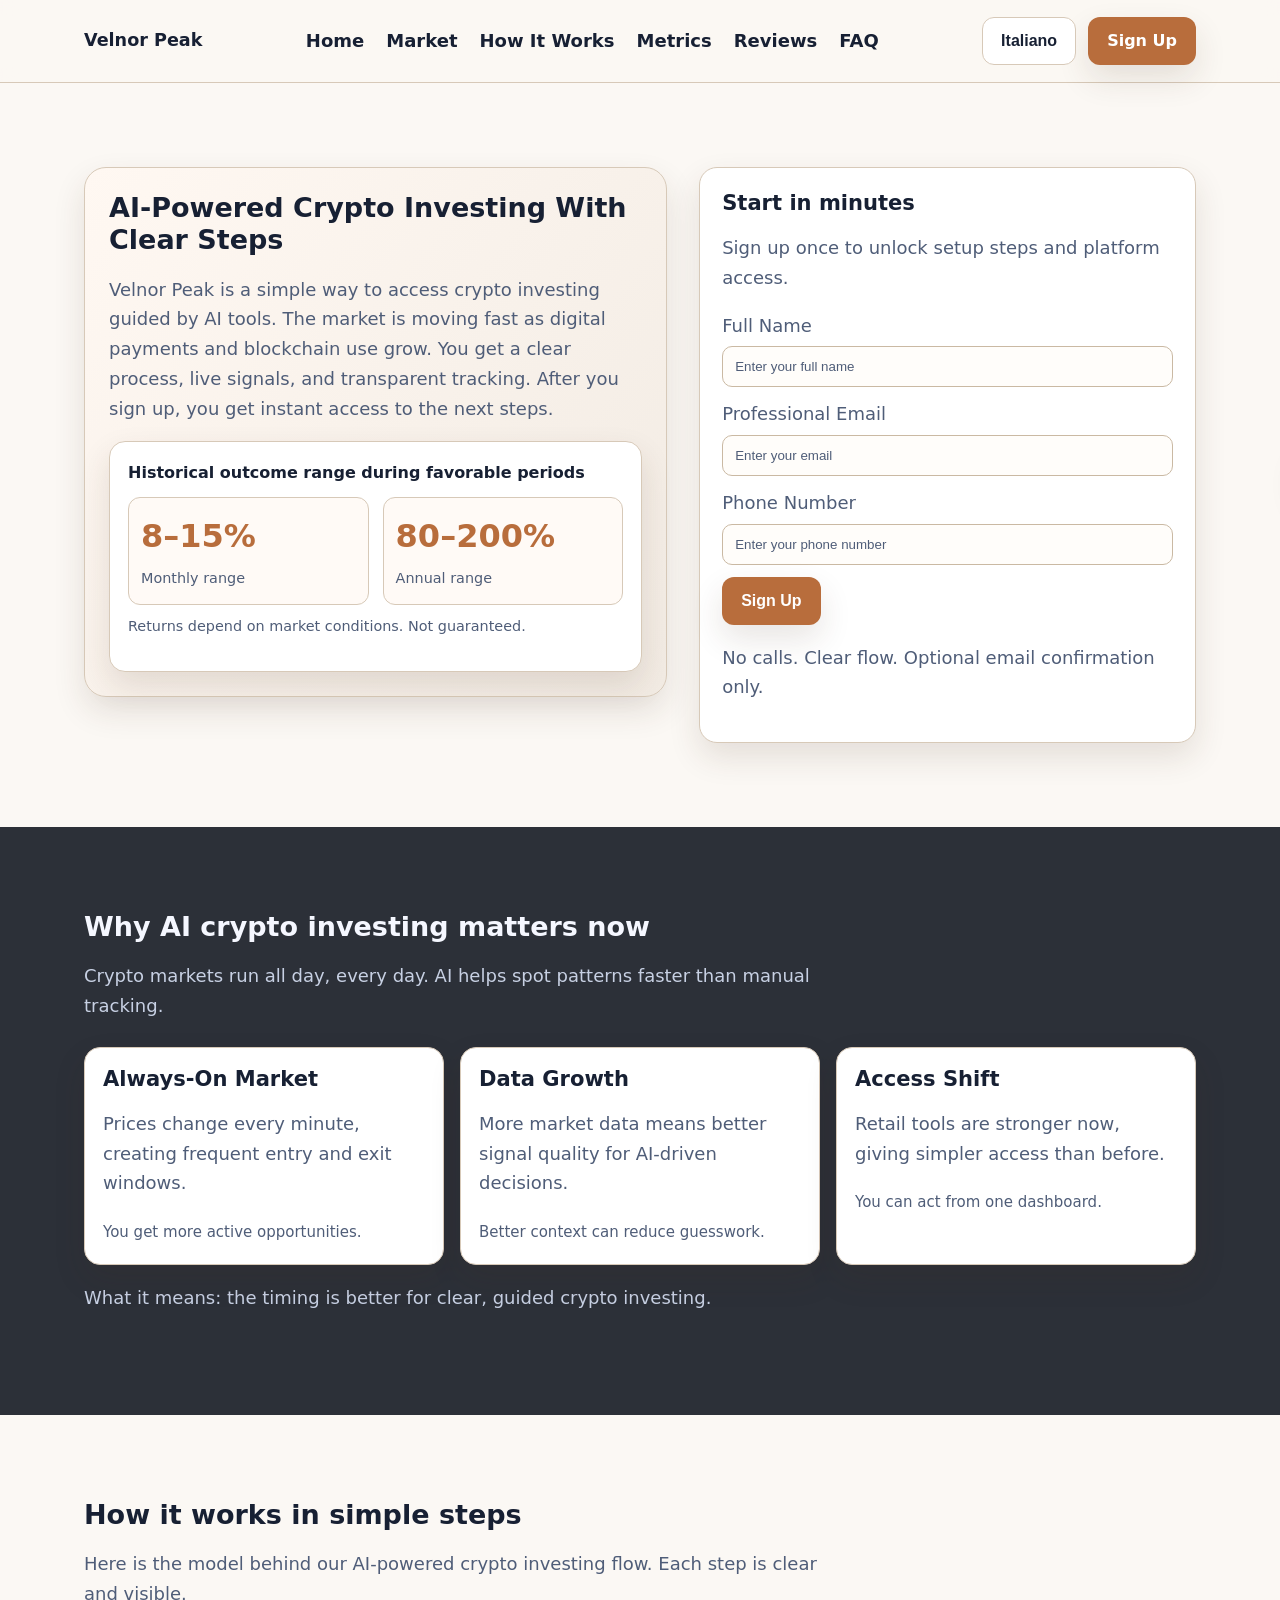
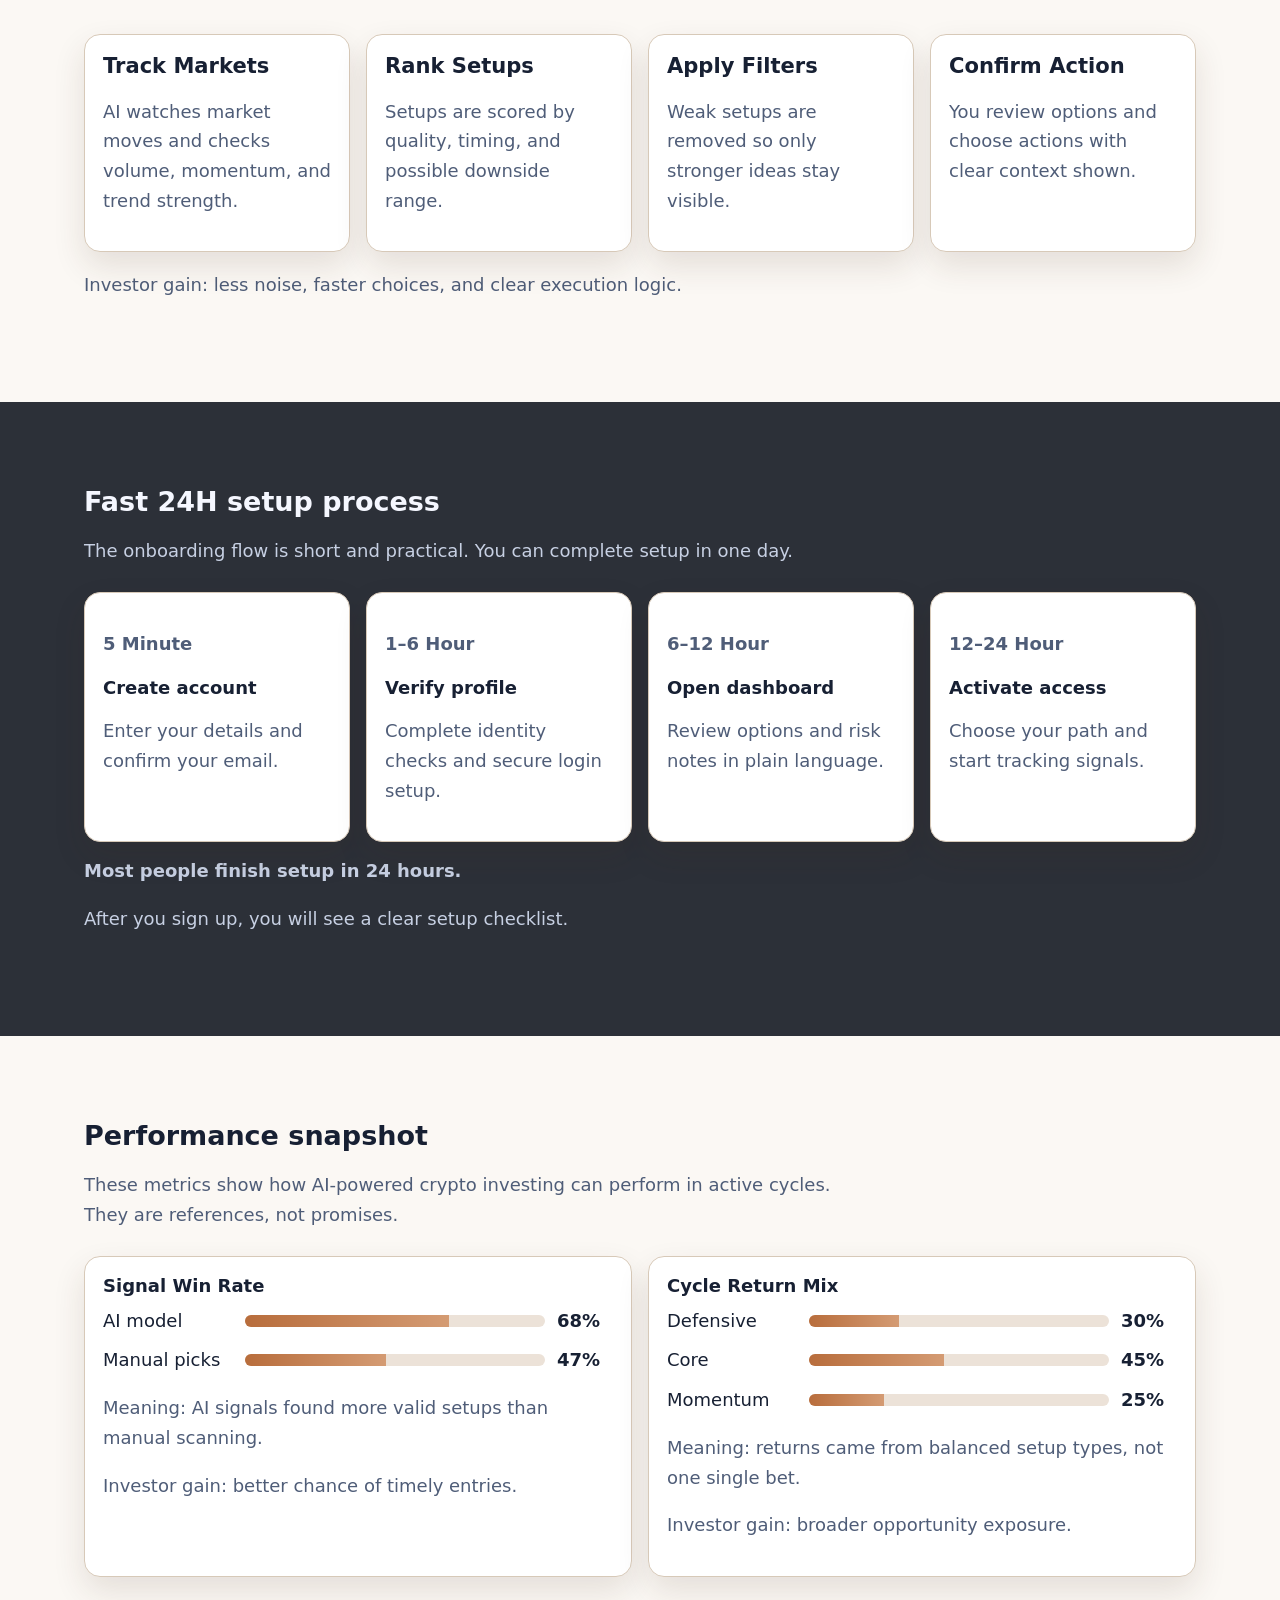
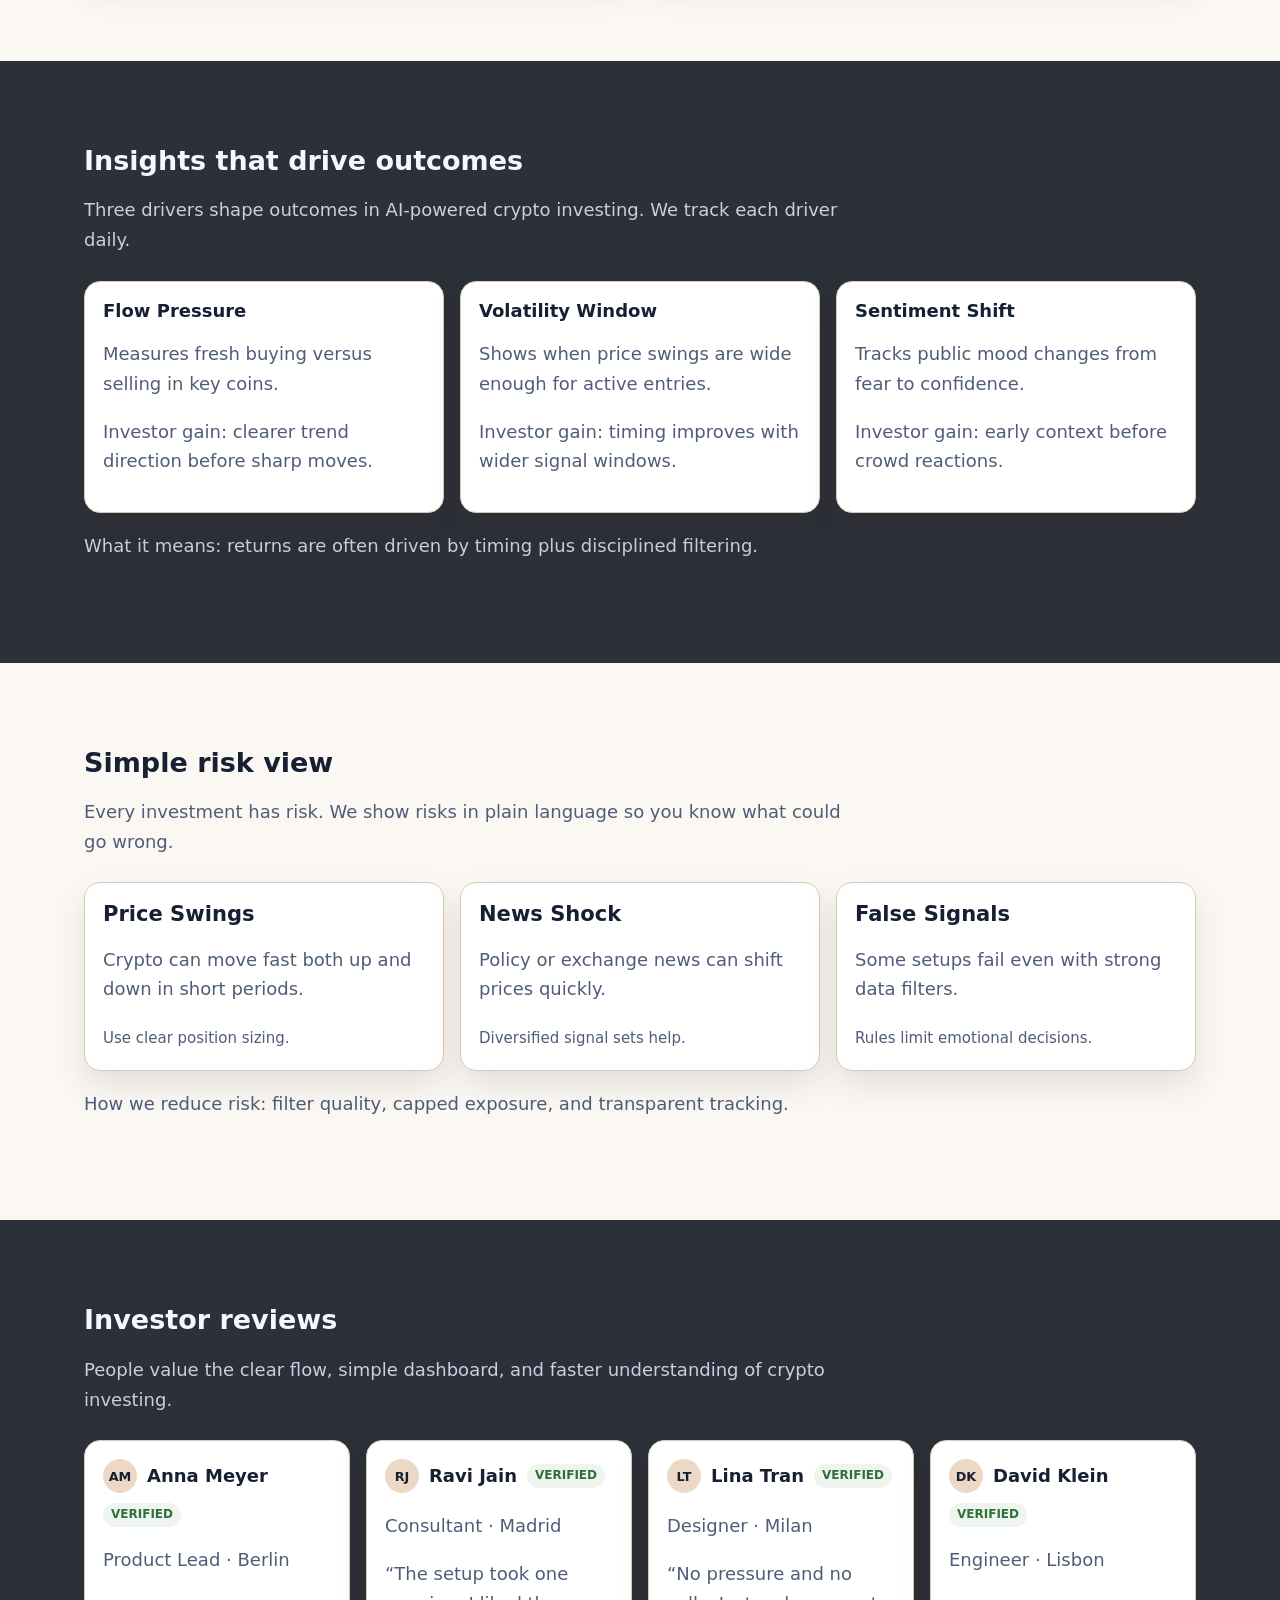
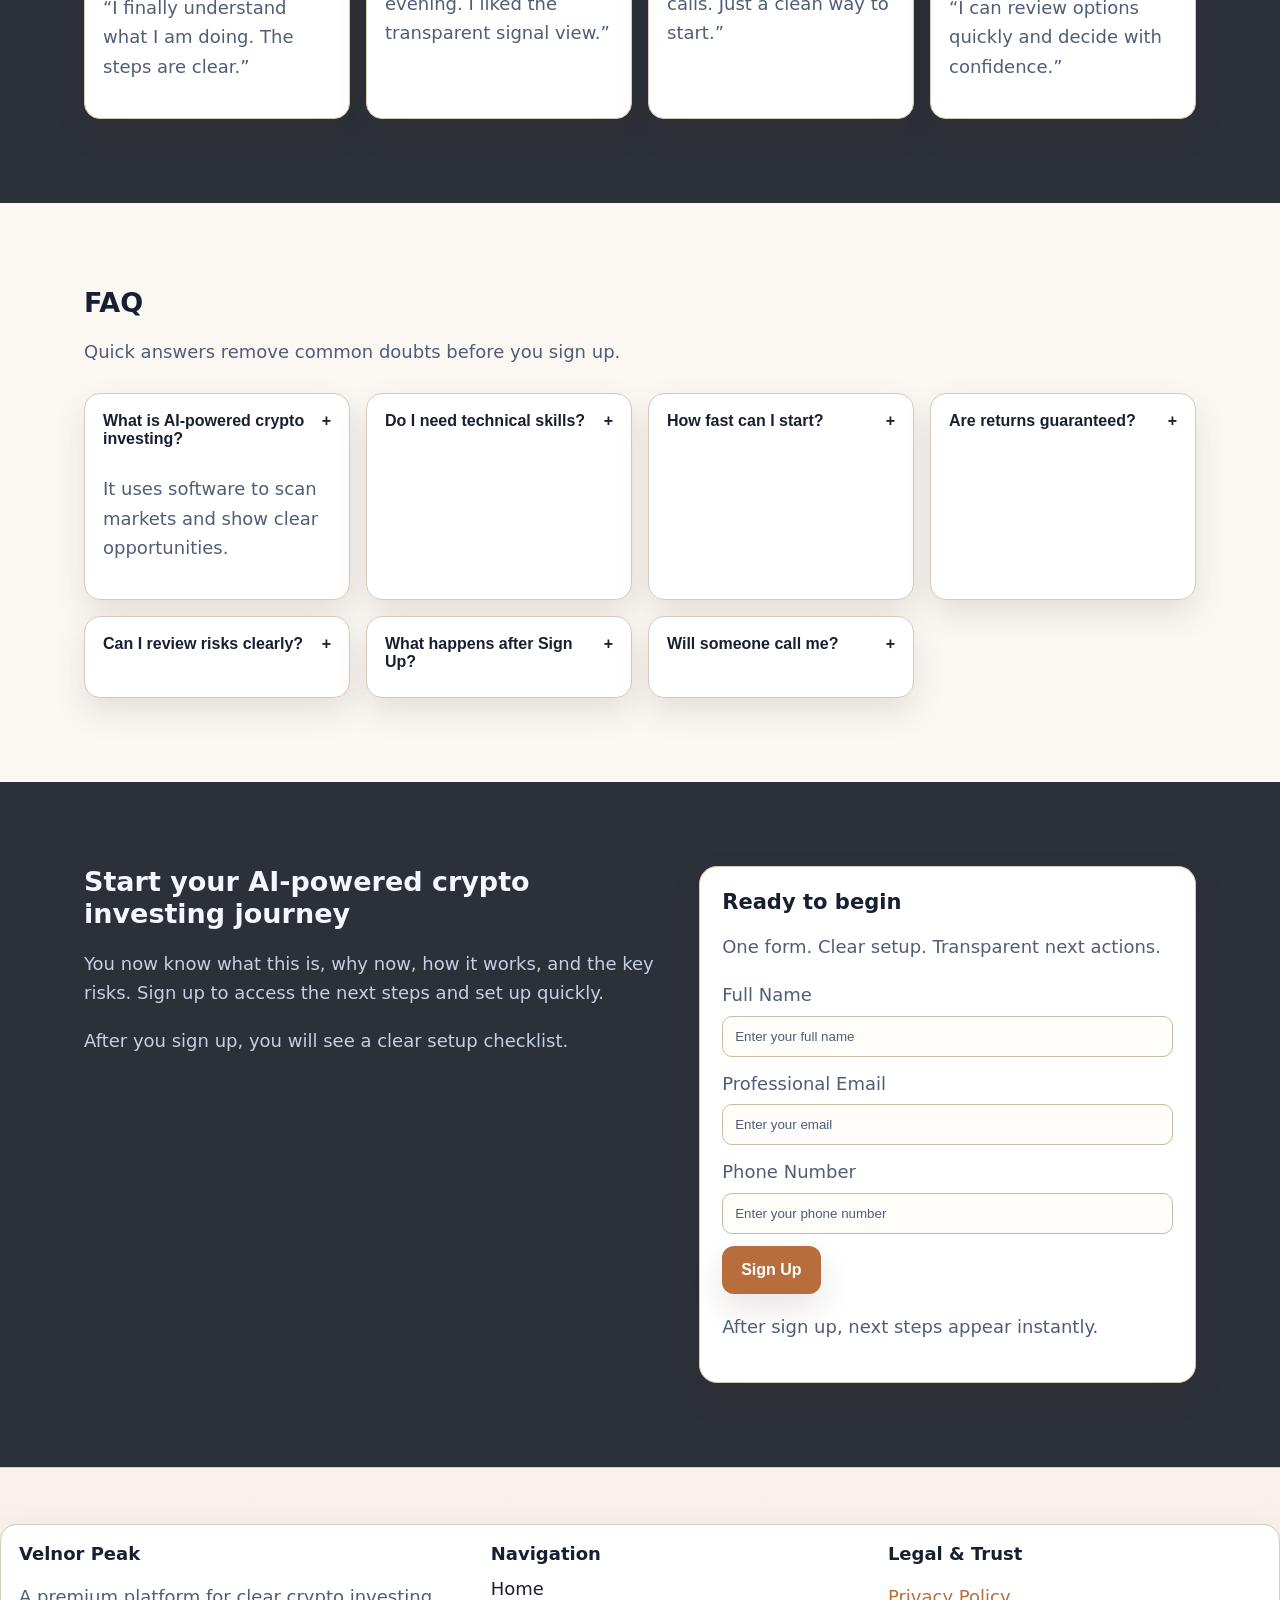
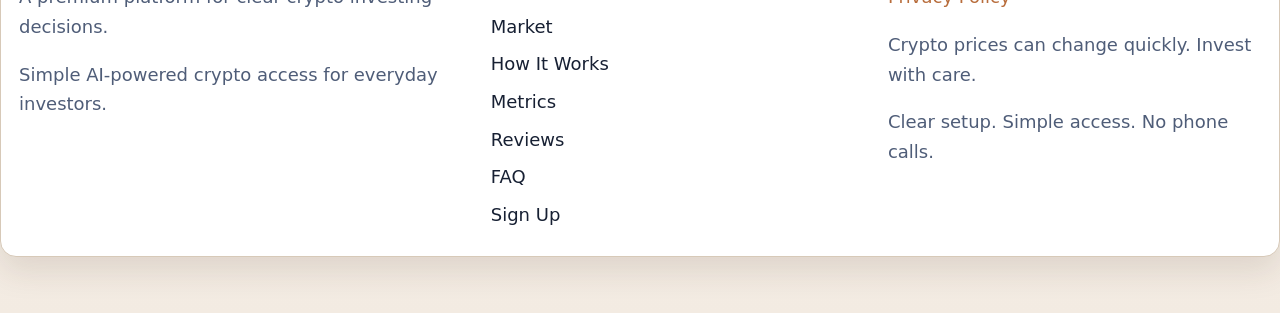
<file: it/index.html>
<!doctype html>
<html lang="en">
<head>
  <meta charset="UTF-8" />
  <meta name="viewport" content="width=device-width, initial-scale=1.0" />
  <title>Velnor Peak | AI-Powered Crypto Investing Italiano</title>
  <meta name="description" content="Velnor Peak gives a clear way to start AI-powered crypto investing with simple steps, transparent metrics, and fast signup access for investors." />
  <link rel="canonical" href="https://velnorpeak.com/it/index.html" />
  <link rel="alternate" hreflang="en" href="https://velnorpeak.com/index.html" />
<link rel="alternate" hreflang="de" href="https://velnorpeak.com/de/index.html" />
<link rel="alternate" hreflang="fr" href="https://velnorpeak.com/fr/index.html" />
<link rel="alternate" hreflang="es" href="https://velnorpeak.com/es/index.html" />
<link rel="alternate" hreflang="it" href="https://velnorpeak.com/it/index.html" />
<link rel="alternate" hreflang="tr" href="https://velnorpeak.com/tr/index.html" />
<link rel="alternate" hreflang="pt" href="https://velnorpeak.com/pt/index.html" />
<link rel="alternate" hreflang="jp" href="https://velnorpeak.com/jp/index.html" />
<link rel="alternate" hreflang="sk" href="https://velnorpeak.com/sk/index.html" />
<link rel="alternate" hreflang="be" href="https://velnorpeak.com/be/index.html" />
  <meta property="og:title" content="Velnor Peak | AI-Powered Crypto Investing Italiano" />
  <meta property="og:description" content="Velnor Peak gives a clear way to start AI-powered crypto investing with simple steps, transparent metrics, and fast signup access for investors." />
  <meta property="og:type" content="website" />
  <meta property="og:url" content="https://velnorpeak.com/it/index.html" />
  <meta name="twitter:card" content="summary_large_image" />
  <meta name="twitter:title" content="Velnor Peak | AI-Powered Crypto Investing Italiano" />
  <meta name="twitter:description" content="Velnor Peak gives a clear way to start AI-powered crypto investing with simple steps, transparent metrics, and fast signup access for investors." />
  <link rel="stylesheet" href="../assets/style.css" />
</head>
<body>
<header>
  <div class="container header-inner">
    <a class="brand" href="../index.html">Velnor Peak</a>
    <nav class="desktop-nav" aria-label="Main navigation">
      <ul>
        <li><a href="#home">Home</a></li><li><a href="#market">Market</a></li><li><a href="#model">How It Works</a></li><li><a href="#metrics">Metrics</a></li><li><a href="#reviews">Reviews</a></li><li><a href="#faq">FAQ</a></li>
      </ul>
    </nav>
    <div class="header-right desktop-actions">
      <div class="lang">
        <button class="lang-active" aria-label="Current language">Italiano</button>
        <div class="lang-menu"><a href="../index.html"><svg width="18" height="12" viewBox="0 0 18 12" aria-hidden="true"><rect width="18" height="12" fill="#1f4aa8"/><path d="M0 5h18v2H0zM8 0h2v12H8z" fill="#fff"/><path d="M0 5.5h18v1H0zM8.5 0h1v12h-1z" fill="#d12f2f"/></svg> English</a>
<a href="../de/index.html"><svg width="18" height="12" viewBox="0 0 18 12" aria-hidden="true"><rect width="18" height="4" fill="#111"/><rect y="4" width="18" height="4" fill="#d12f2f"/><rect y="8" width="18" height="4" fill="#f0c541"/></svg> Deutsch</a>
<a href="../fr/index.html"><svg width="18" height="12" viewBox="0 0 18 12" aria-hidden="true"><rect width="6" height="12" fill="#1942a8"/><rect x="6" width="6" height="12" fill="#fff"/><rect x="12" width="6" height="12" fill="#d23030"/></svg> Français</a>
<a href="../es/index.html"><svg width="18" height="12" viewBox="0 0 18 12" aria-hidden="true"><rect width="18" height="12" fill="#f0c541"/><rect width="18" height="3" fill="#c61f1f"/><rect y="9" width="18" height="3" fill="#c61f1f"/></svg> Español</a>
<a href="../it/index.html"><svg width="18" height="12" viewBox="0 0 18 12" aria-hidden="true"><rect width="6" height="12" fill="#1f8e4a"/><rect x="6" width="6" height="12" fill="#fff"/><rect x="12" width="6" height="12" fill="#d63636"/></svg> Italiano</a>
<a href="../tr/index.html"><svg width="18" height="12" viewBox="0 0 18 12" aria-hidden="true"><rect width="18" height="12" fill="#c11f2f"/><circle cx="7" cy="6" r="3" fill="#fff"/><circle cx="8" cy="6" r="2.2" fill="#c11f2f"/><circle cx="11" cy="6" r="1" fill="#fff"/></svg> Türkçe</a>
<a href="../pt/index.html"><svg width="18" height="12" viewBox="0 0 18 12" aria-hidden="true"><rect width="7" height="12" fill="#1f8e4a"/><rect x="7" width="11" height="12" fill="#d12f2f"/><circle cx="7" cy="6" r="1.8" fill="#f2d058"/></svg> Português</a>
<a href="../jp/index.html"><svg width="18" height="12" viewBox="0 0 18 12" aria-hidden="true"><rect width="18" height="12" fill="#fff"/><circle cx="9" cy="6" r="3" fill="#d43b3b"/></svg> 日本語</a>
<a href="../sk/index.html"><svg width="18" height="12" viewBox="0 0 18 12" aria-hidden="true"><rect width="18" height="4" fill="#fff"/><rect y="4" width="18" height="4" fill="#2b5fb7"/><rect y="8" width="18" height="4" fill="#c93535"/></svg> Slovak</a>
<a href="../be/index.html"><svg width="18" height="12" viewBox="0 0 18 12" aria-hidden="true"><rect width="6" height="12" fill="#111"/><rect x="6" width="6" height="12" fill="#f0c541"/><rect x="12" width="6" height="12" fill="#d42e2e"/></svg> Nederlands (BE)</a></div>
      </div>
      <a href="#signup" class="btn">Sign Up</a>
    </div>
    <button class="mobile-toggle" aria-label="Open menu">☰</button>
  </div>
</header>
<div class="drawer-backdrop"></div>
<aside class="drawer" aria-label="Mobile menu">
  <button class="close" aria-label="Close menu">×</button>
  <nav><ul><li><a href="#home">Home</a></li><li><a href="#market">Market</a></li><li><a href="#model">How It Works</a></li><li><a href="#metrics">Metrics</a></li><li><a href="#reviews">Reviews</a></li><li><a href="#faq">FAQ</a></li></ul></nav>
  <div class="lang"><button class="lang-active">Italiano</button><div class="lang-menu"><a href="../index.html"><svg width="18" height="12" viewBox="0 0 18 12" aria-hidden="true"><rect width="18" height="12" fill="#1f4aa8"/><path d="M0 5h18v2H0zM8 0h2v12H8z" fill="#fff"/><path d="M0 5.5h18v1H0zM8.5 0h1v12h-1z" fill="#d12f2f"/></svg> English</a>
<a href="../de/index.html"><svg width="18" height="12" viewBox="0 0 18 12" aria-hidden="true"><rect width="18" height="4" fill="#111"/><rect y="4" width="18" height="4" fill="#d12f2f"/><rect y="8" width="18" height="4" fill="#f0c541"/></svg> Deutsch</a>
<a href="../fr/index.html"><svg width="18" height="12" viewBox="0 0 18 12" aria-hidden="true"><rect width="6" height="12" fill="#1942a8"/><rect x="6" width="6" height="12" fill="#fff"/><rect x="12" width="6" height="12" fill="#d23030"/></svg> Français</a>
<a href="../es/index.html"><svg width="18" height="12" viewBox="0 0 18 12" aria-hidden="true"><rect width="18" height="12" fill="#f0c541"/><rect width="18" height="3" fill="#c61f1f"/><rect y="9" width="18" height="3" fill="#c61f1f"/></svg> Español</a>
<a href="../it/index.html"><svg width="18" height="12" viewBox="0 0 18 12" aria-hidden="true"><rect width="6" height="12" fill="#1f8e4a"/><rect x="6" width="6" height="12" fill="#fff"/><rect x="12" width="6" height="12" fill="#d63636"/></svg> Italiano</a>
<a href="../tr/index.html"><svg width="18" height="12" viewBox="0 0 18 12" aria-hidden="true"><rect width="18" height="12" fill="#c11f2f"/><circle cx="7" cy="6" r="3" fill="#fff"/><circle cx="8" cy="6" r="2.2" fill="#c11f2f"/><circle cx="11" cy="6" r="1" fill="#fff"/></svg> Türkçe</a>
<a href="../pt/index.html"><svg width="18" height="12" viewBox="0 0 18 12" aria-hidden="true"><rect width="7" height="12" fill="#1f8e4a"/><rect x="7" width="11" height="12" fill="#d12f2f"/><circle cx="7" cy="6" r="1.8" fill="#f2d058"/></svg> Português</a>
<a href="../jp/index.html"><svg width="18" height="12" viewBox="0 0 18 12" aria-hidden="true"><rect width="18" height="12" fill="#fff"/><circle cx="9" cy="6" r="3" fill="#d43b3b"/></svg> 日本語</a>
<a href="../sk/index.html"><svg width="18" height="12" viewBox="0 0 18 12" aria-hidden="true"><rect width="18" height="4" fill="#fff"/><rect y="4" width="18" height="4" fill="#2b5fb7"/><rect y="8" width="18" height="4" fill="#c93535"/></svg> Slovak</a>
<a href="../be/index.html"><svg width="18" height="12" viewBox="0 0 18 12" aria-hidden="true"><rect width="6" height="12" fill="#111"/><rect x="6" width="6" height="12" fill="#f0c541"/><rect x="12" width="6" height="12" fill="#d42e2e"/></svg> Nederlands (BE)</a></div></div>
  <a href="#signup" class="btn">Sign Up</a>
</aside>

<main>
<section id="home" class="section light">
  <div class="container hero-grid">
    <div class="hero-panel">
      <h1>AI-Powered Crypto Investing With Clear Steps</h1>
      <p>Velnor Peak is a simple way to access crypto investing guided by AI tools. The market is moving fast as digital payments and blockchain use grow. You get a clear process, live signals, and transparent tracking. After you sign up, you get instant access to the next steps.</p>
      <div class="performance-block visual-card">
        <div class="performance-head">Historical outcome range during favorable periods</div>
        <div class="performance-split">
          <div class="performance-metric"><strong>8–15%</strong><span>Monthly range</span></div>
          <div class="performance-metric"><strong>80–200%</strong><span>Annual range</span></div>
        </div>
        <p class="performance-note">Returns depend on market conditions. Not guaranteed.</p>
      </div>
    </div>
    <form class="form-card" id="signup" aria-label="Lead form">
      <h3 class="form-title">Start in minutes</h3>
      <p class="form-sub">Sign up once to unlock setup steps and platform access.</p>
      <div class="field"><label for="name1">Full Name</label><input id="name1" placeholder="Enter your full name" required /></div>
      <div class="field"><label for="email1">Professional Email</label><input id="email1" type="email" placeholder="Enter your email" required /></div>
      <div class="field"><label for="phone1">Phone Number</label><input id="phone1" type="tel" placeholder="Enter your phone number" required /></div>
      <button class="btn" type="submit">Sign Up</button>
      <p class="form-msg muted">No calls. Clear flow. Optional email confirmation only.</p>
    </form>
  </div>
</section>

<section id="market" class="section dark"><div class="container">
  <h2 class="section-title">Why AI crypto investing matters now</h2>
  <p class="section-intro">Crypto markets run all day, every day. AI helps spot patterns faster than manual tracking.</p>
  <div class="card-grid">
    <article class="card"><h3>Always-On Market</h3><p>Prices change every minute, creating frequent entry and exit windows.</p><small class="muted">You get more active opportunities.</small></article>
    <article class="card"><h3>Data Growth</h3><p>More market data means better signal quality for AI-driven decisions.</p><small class="muted">Better context can reduce guesswork.</small></article>
    <article class="card"><h3>Access Shift</h3><p>Retail tools are stronger now, giving simpler access than before.</p><small class="muted">You can act from one dashboard.</small></article>
  </div>
  <p>What it means: the timing is better for clear, guided crypto investing.</p>
</div></section>

<section id="model" class="section light"><div class="container">
  <h2>How it works in simple steps</h2>
  <p class="section-intro">Here is the model behind our AI-powered crypto investing flow. Each step is clear and visible.</p>
  <div class="model-grid">
    <article class="card"><h3>Track Markets</h3><p>AI watches market moves and checks volume, momentum, and trend strength.</p></article>
    <article class="card"><h3>Rank Setups</h3><p>Setups are scored by quality, timing, and possible downside range.</p></article>
    <article class="card"><h3>Apply Filters</h3><p>Weak setups are removed so only stronger ideas stay visible.</p></article>
    <article class="card"><h3>Confirm Action</h3><p>You review options and choose actions with clear context shown.</p></article>
  </div>
  <p>Investor gain: less noise, faster choices, and clear execution logic.</p>
</div></section>

<section class="section dark"><div class="container">
  <h2>Fast 24H setup process</h2>
  <p class="section-intro">The onboarding flow is short and practical. You can complete setup in one day.</p>
  <div class="process-grid">
    <article class="process-card"><p class="process-step-time">5 Minute</p><h4>Create account</h4><p>Enter your details and confirm your email.</p></article>
    <article class="process-card"><p class="process-step-time">1–6 Hour</p><h4>Verify profile</h4><p>Complete identity checks and secure login setup.</p></article>
    <article class="process-card"><p class="process-step-time">6–12 Hour</p><h4>Open dashboard</h4><p>Review options and risk notes in plain language.</p></article>
    <article class="process-card"><p class="process-step-time">12–24 Hour</p><h4>Activate access</h4><p>Choose your path and start tracking signals.</p></article>
  </div>
  <p class="process-note">Most people finish setup in 24 hours.</p>
  <p>After you sign up, you will see a clear setup checklist.</p>
</div></section>

<section id="metrics" class="section light"><div class="container">
  <h2>Performance snapshot</h2>
  <p class="section-intro">These metrics show how AI-powered crypto investing can perform in active cycles. They are references, not promises.</p>
  <div class="metric-grid">
    <article class="metric-card visual-card"><h4>Signal Win Rate</h4><div class="chart-bars"><div class="bar-row"><span>AI model</span><div class="bar-track"><div class="bar-fill" style="width:68%"></div></div><strong>68%</strong></div><div class="bar-row"><span>Manual picks</span><div class="bar-track"><div class="bar-fill" style="width:47%"></div></div><strong>47%</strong></div></div><p>Meaning: AI signals found more valid setups than manual scanning.</p><p>Investor gain: better chance of timely entries.</p></article>
    <article class="metric-card visual-card"><h4>Cycle Return Mix</h4><div class="chart-bars"><div class="bar-row"><span>Defensive</span><div class="bar-track"><div class="bar-fill" style="width:30%"></div></div><strong>30%</strong></div><div class="bar-row"><span>Core</span><div class="bar-track"><div class="bar-fill" style="width:45%"></div></div><strong>45%</strong></div><div class="bar-row"><span>Momentum</span><div class="bar-track"><div class="bar-fill" style="width:25%"></div></div><strong>25%</strong></div></div><p>Meaning: returns came from balanced setup types, not one single bet.</p><p>Investor gain: broader opportunity exposure.</p></article>
  </div>
</div></section>

<section class="section dark"><div class="container">
  <h2>Insights that drive outcomes</h2>
  <p class="section-intro">Three drivers shape outcomes in AI-powered crypto investing. We track each driver daily.</p>
  <div class="insight-grid">
    <article class="visual-card"><h4>Flow Pressure</h4><p>Measures fresh buying versus selling in key coins.</p><p>Investor gain: clearer trend direction before sharp moves.</p></article>
    <article class="visual-card"><h4>Volatility Window</h4><p>Shows when price swings are wide enough for active entries.</p><p>Investor gain: timing improves with wider signal windows.</p></article>
    <article class="visual-card"><h4>Sentiment Shift</h4><p>Tracks public mood changes from fear to confidence.</p><p>Investor gain: early context before crowd reactions.</p></article>
  </div>
  <p>What it means: returns are often driven by timing plus disciplined filtering.</p>
</div></section>

<section class="section light"><div class="container">
  <h2>Simple risk view</h2>
  <p class="section-intro">Every investment has risk. We show risks in plain language so you know what could go wrong.</p>
  <div class="risk-grid">
    <article class="card"><h3>Price Swings</h3><p>Crypto can move fast both up and down in short periods.</p><small class="muted">Use clear position sizing.</small></article>
    <article class="card"><h3>News Shock</h3><p>Policy or exchange news can shift prices quickly.</p><small class="muted">Diversified signal sets help.</small></article>
    <article class="card"><h3>False Signals</h3><p>Some setups fail even with strong data filters.</p><small class="muted">Rules limit emotional decisions.</small></article>
  </div>
  <p>How we reduce risk: filter quality, capped exposure, and transparent tracking.</p>
</div></section>

<section id="reviews" class="section dark"><div class="container">
  <h2>Investor reviews</h2>
  <p class="section-intro">People value the clear flow, simple dashboard, and faster understanding of crypto investing.</p>
  <div class="review-grid">
    <article class="review-card"><div class="review-head"><span class="avatar">AM</span><span>Anna Meyer</span><span class="verified">VERIFIED</span></div><p>Product Lead · Berlin</p><p>“I finally understand what I am doing. The steps are clear.”</p></article>
    <article class="review-card"><div class="review-head"><span class="avatar">RJ</span><span>Ravi Jain</span><span class="verified">VERIFIED</span></div><p>Consultant · Madrid</p><p>“The setup took one evening. I liked the transparent signal view.”</p></article>
    <article class="review-card"><div class="review-head"><span class="avatar">LT</span><span>Lina Tran</span><span class="verified">VERIFIED</span></div><p>Designer · Milan</p><p>“No pressure and no calls. Just a clean way to start.”</p></article>
    <article class="review-card"><div class="review-head"><span class="avatar">DK</span><span>David Klein</span><span class="verified">VERIFIED</span></div><p>Engineer · Lisbon</p><p>“I can review options quickly and decide with confidence.”</p></article>
  </div>
</div></section>

<section id="faq" class="section light"><div class="container">
  <h2>FAQ</h2>
  <p class="section-intro">Quick answers remove common doubts before you sign up.</p>
  <div class="faq-list">
    <article class="faq-item open"><button>What is AI-powered crypto investing?<span>+</span></button><div class="faq-panel"><p>It uses software to scan markets and show clear opportunities.</p></div></article>
    <article class="faq-item"><button>Do I need technical skills?<span>+</span></button><div class="faq-panel"><p>No. You see plain-language steps and easy setup actions.</p></div></article>
    <article class="faq-item"><button>How fast can I start?<span>+</span></button><div class="faq-panel"><p>Most people finish onboarding in 24 hours.</p></div></article>
    <article class="faq-item"><button>Are returns guaranteed?<span>+</span></button><div class="faq-panel"><p>No. Markets change and returns depend on conditions.</p></div></article>
    <article class="faq-item"><button>Can I review risks clearly?<span>+</span></button><div class="faq-panel"><p>Yes. Risk notes explain main downside scenarios in simple words.</p></div></article>
    <article class="faq-item"><button>What happens after Sign Up?<span>+</span></button><div class="faq-panel"><p>After you sign up, you can review the options and choose what to do next.</p></div></article>
    <article class="faq-item"><button>Will someone call me?<span>+</span></button><div class="faq-panel"><p>No calls. We may send a short email to confirm your details.</p></div></article>
  </div>
</div></section>

<section class="section dark"><div class="container hero-grid">
  <div>
    <h2>Start your AI-powered crypto investing journey</h2>
    <p>You now know what this is, why now, how it works, and the key risks. Sign up to access the next steps and set up quickly.</p>
    <p>After you sign up, you will see a clear setup checklist.</p>
  </div>
  <form class="form-card" aria-label="Final signup form">
      <h3 class="form-title">Ready to begin</h3>
      <p class="form-sub">One form. Clear setup. Transparent next actions.</p>
      <div class="field"><label for="name2">Full Name</label><input id="name2" placeholder="Enter your full name" required /></div>
      <div class="field"><label for="email2">Professional Email</label><input id="email2" type="email" placeholder="Enter your email" required /></div>
      <div class="field"><label for="phone2">Phone Number</label><input id="phone2" type="tel" placeholder="Enter your phone number" required /></div>
      <button class="btn" type="submit">Sign Up</button>
      <p class="form-msg muted">After sign up, next steps appear instantly.</p>
  </form>
</div></section>
</main>

<footer><div class="container footer-grid footer-panel">
  <div><h4>Velnor Peak</h4><p>A premium platform for clear crypto investing decisions.</p><p>Simple AI-powered crypto access for everyday investors.</p></div>
  <div class="footer-links"><h4>Navigation</h4><a href="#home">Home</a><a href="#market">Market</a><a href="#model">How It Works</a><a href="#metrics">Metrics</a><a href="#reviews">Reviews</a><a href="#faq">FAQ</a><a href="#signup">Sign Up</a></div>
  <div><h4>Legal & Trust</h4><p><a href="#" data-open-policy>Privacy Policy</a></p><p>Crypto prices can change quickly. Invest with care.</p><p>Clear setup. Simple access. No phone calls.</p></div>
</div></footer>

<div class="modal" id="privacyModal" role="dialog" aria-modal="true" aria-label="Privacy policy">
  <article class="card modal-card">
    <div class="modal-head"><h3>Privacy Policy</h3><button class="modal-close" data-close-policy aria-label="Close policy">×</button></div>
    <p><strong>Introduction:</strong> We explain data use in clear language.</p>
    <p><strong>Data collection:</strong> We collect name, email, phone, and usage events.</p>
    <p><strong>Legal basis:</strong> We process data for service delivery and user consent.</p>
    <p><strong>Cookies:</strong> Cookies support login security and analytics improvements.</p>
    <p><strong>Retention:</strong> Data is stored only as long as needed.</p>
    <p><strong>Third-party sharing:</strong> Trusted providers help with hosting and messaging.</p>
    <p><strong>Security:</strong> We use encryption and role-based internal access.</p>
    <p><strong>User rights:</strong> You can request access, correction, export, or deletion.</p>
    <p><strong>International transfers:</strong> Some processing may happen outside your country with safeguards.</p>
    <p><strong>Industry risk disclosure:</strong> Digital asset markets are volatile and outcomes are uncertain.</p>
    <p><strong>Contact:</strong> privacy@velnorpeak.com</p>
    <div class="modal-foot"><button class="btn" data-close-policy type="button">Close</button></div>
  </article>
</div>

<script type="application/ld+json">{"@context":"https://schema.org","@type":"Organization","name":"Velnor Peak","url":"https://velnorpeak.com"}</script>
<script type="application/ld+json">{"@context":"https://schema.org","@type":"WebSite","name":"Velnor Peak","url":"https://velnorpeak.com/it/index.html"}</script>
<script type="application/ld+json">{"@context":"https://schema.org","@type":"FAQPage","mainEntity":[{"@type":"Question","name":"What is AI-powered crypto investing?","acceptedAnswer":{"@type":"Answer","text":"It uses software to scan markets and show clear opportunities."}},{"@type":"Question","name":"How fast can I start?","acceptedAnswer":{"@type":"Answer","text":"Most people finish onboarding in 24 hours."}}]}</script>
<script type="application/ld+json">{"@context":"https://schema.org","@type":"Review","author":{"@type":"Person","name":"Anna Meyer"},"reviewBody":"I finally understand what I am doing. The steps are clear.","itemReviewed":{"@type":"Organization","name":"Velnor Peak"}}</script>
<script defer src="../assets/app.js"></script>
</body>
</html>
</file>
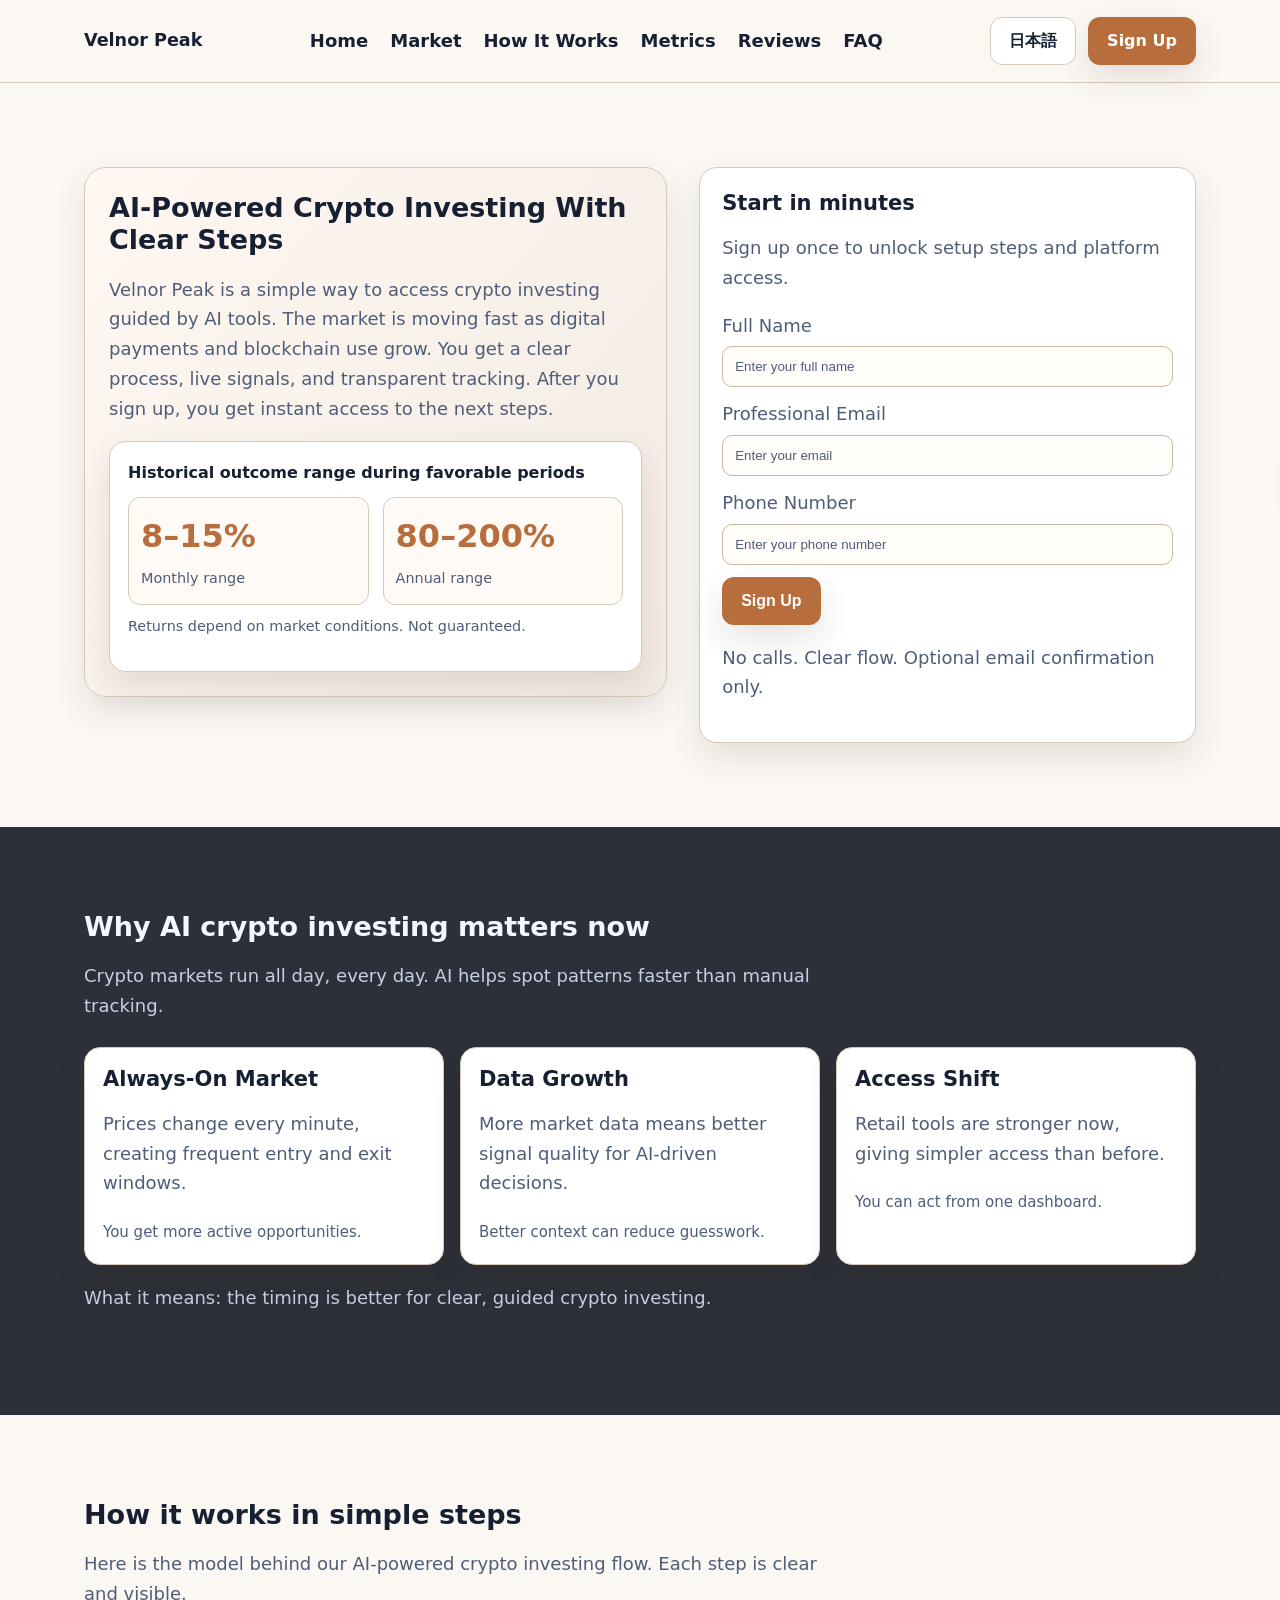
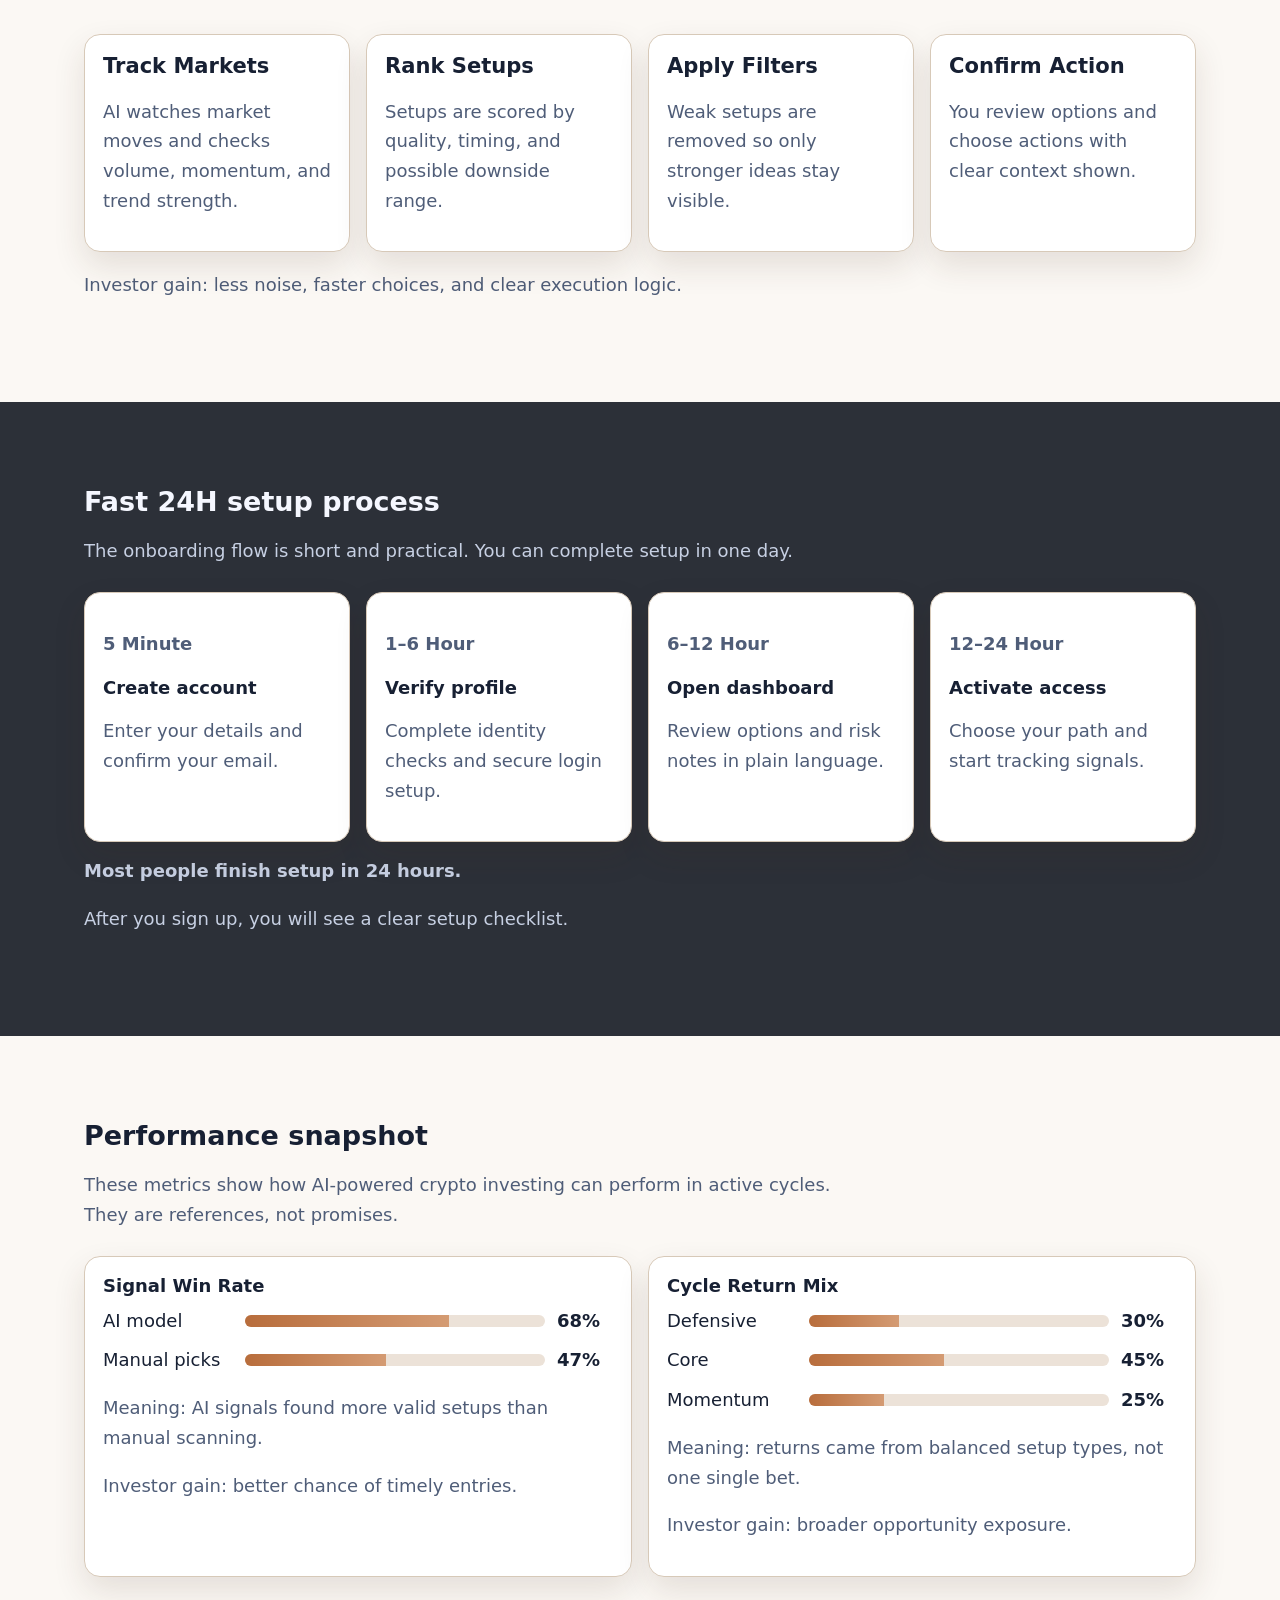
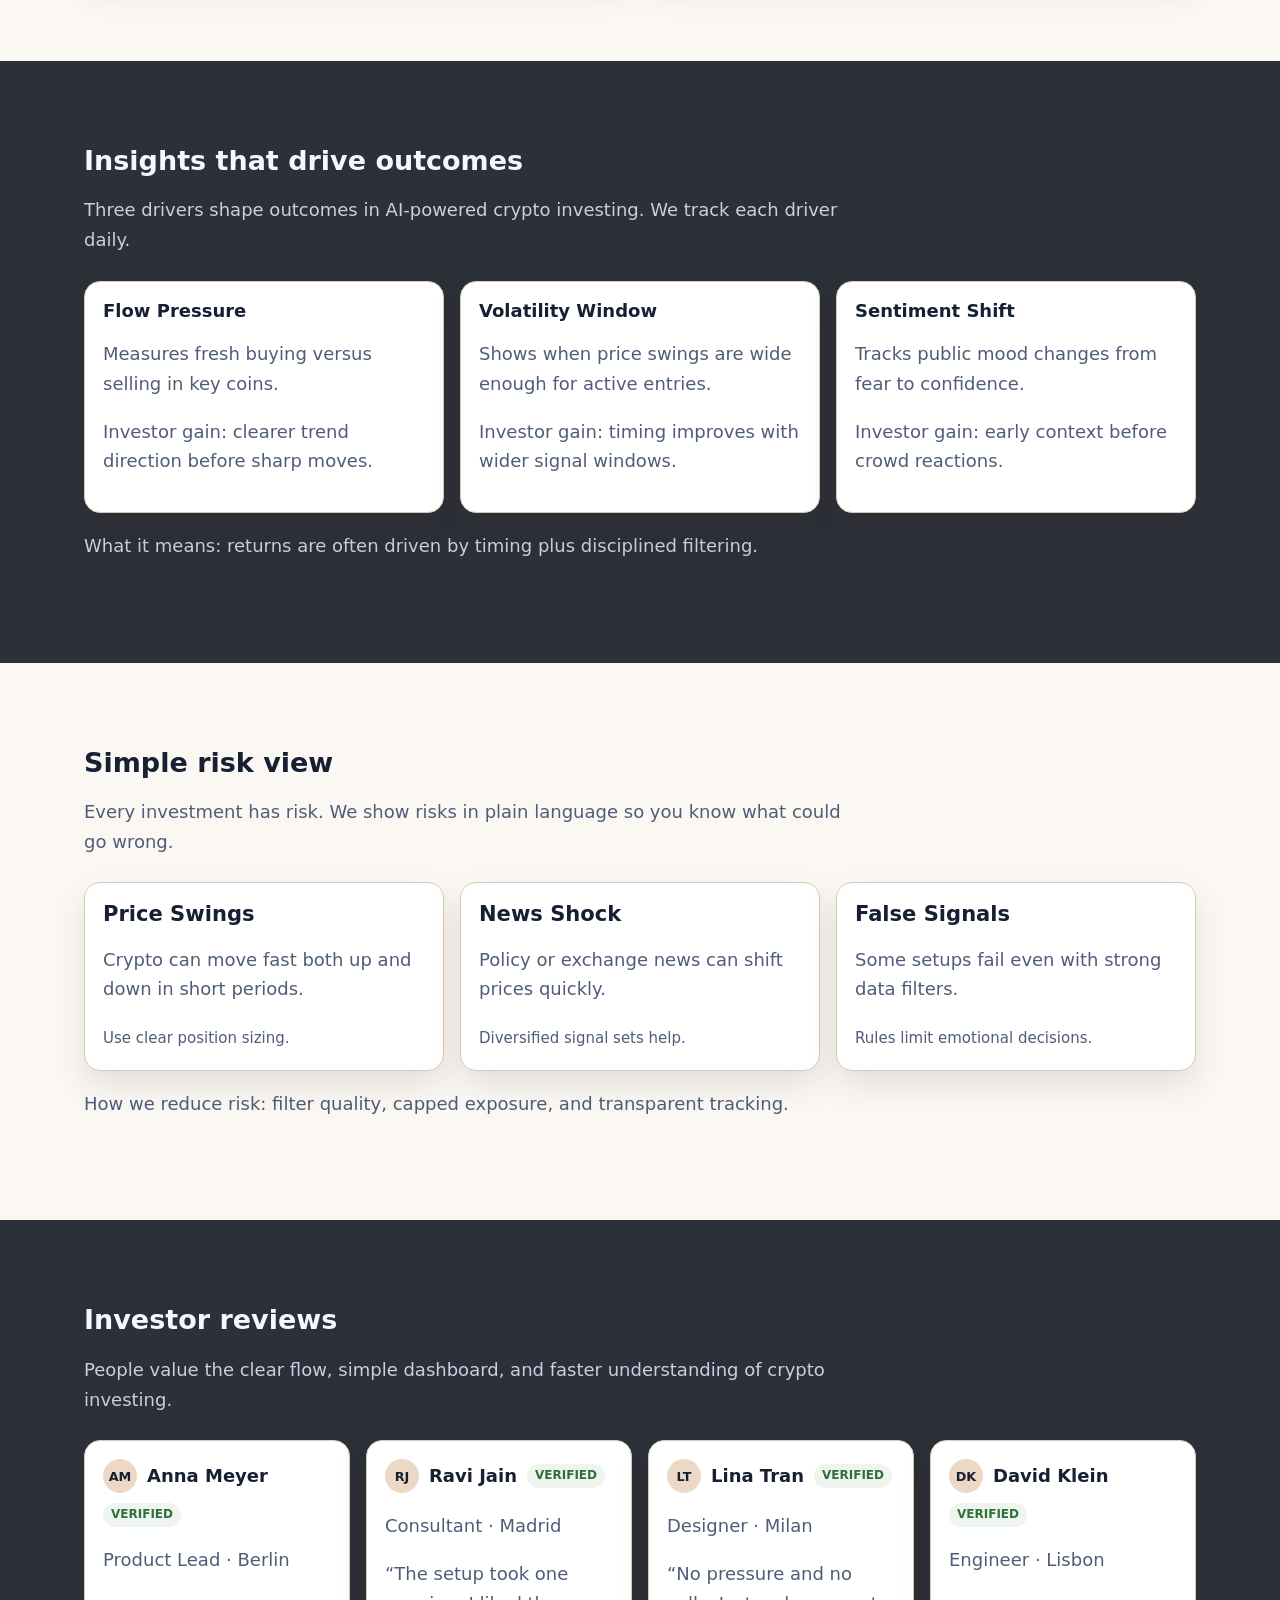
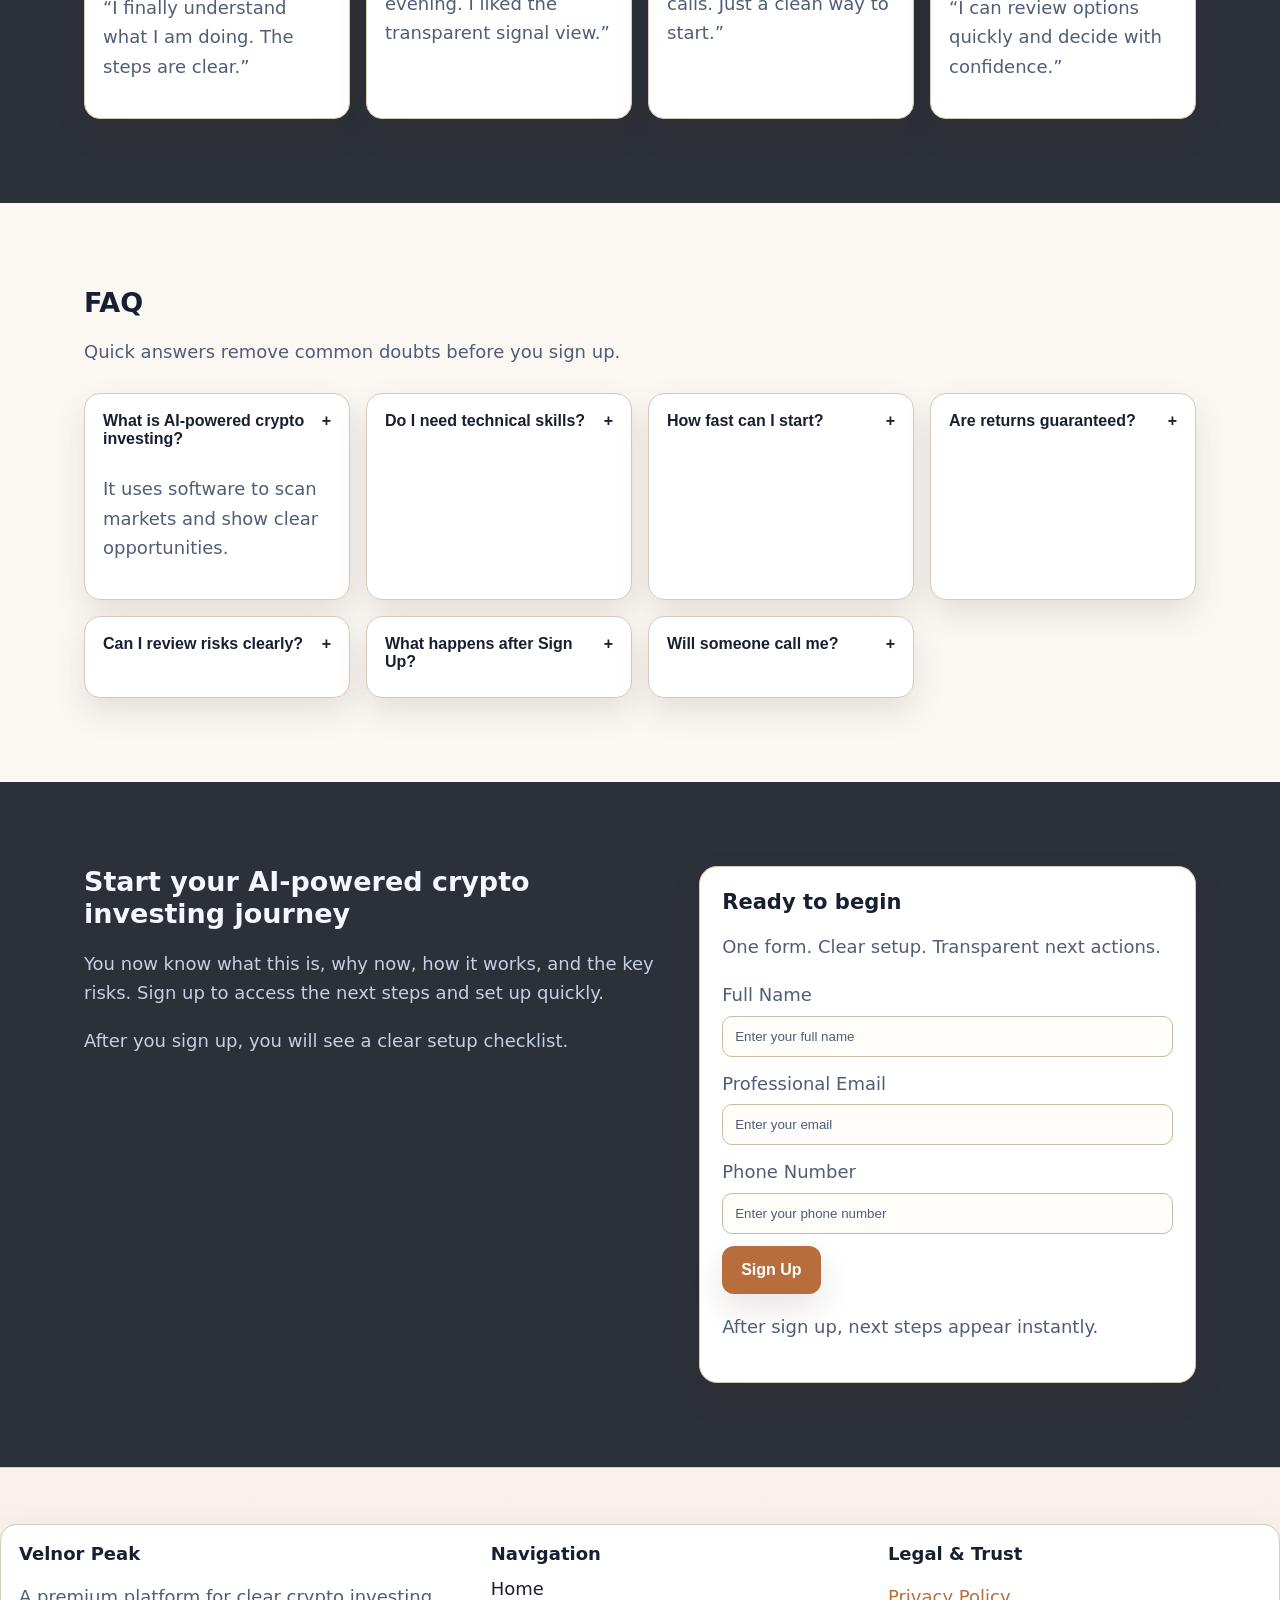
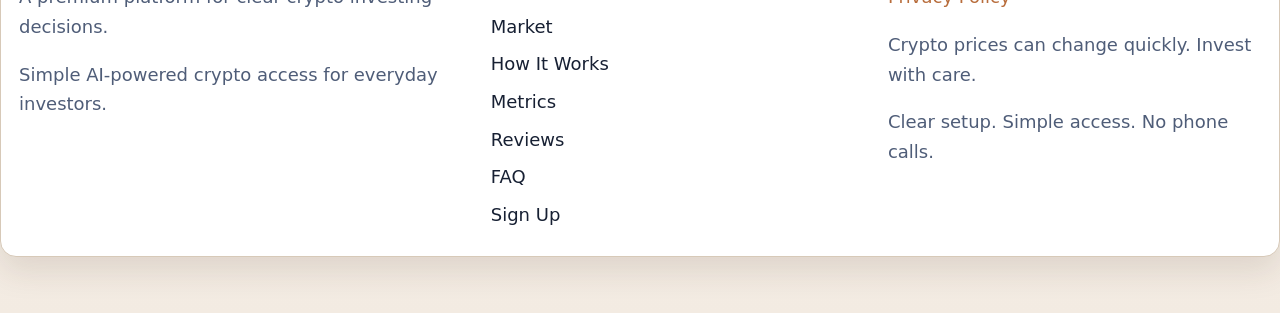
<file: jp/index.html>
<!doctype html>
<html lang="en">
<head>
  <meta charset="UTF-8" />
  <meta name="viewport" content="width=device-width, initial-scale=1.0" />
  <title>Velnor Peak | AI-Powered Crypto Investing 日本語</title>
  <meta name="description" content="Velnor Peak gives a clear way to start AI-powered crypto investing with simple steps, transparent metrics, and fast signup access for investors." />
  <link rel="canonical" href="https://velnorpeak.com/jp/index.html" />
  <link rel="alternate" hreflang="en" href="https://velnorpeak.com/index.html" />
<link rel="alternate" hreflang="de" href="https://velnorpeak.com/de/index.html" />
<link rel="alternate" hreflang="fr" href="https://velnorpeak.com/fr/index.html" />
<link rel="alternate" hreflang="es" href="https://velnorpeak.com/es/index.html" />
<link rel="alternate" hreflang="it" href="https://velnorpeak.com/it/index.html" />
<link rel="alternate" hreflang="tr" href="https://velnorpeak.com/tr/index.html" />
<link rel="alternate" hreflang="pt" href="https://velnorpeak.com/pt/index.html" />
<link rel="alternate" hreflang="jp" href="https://velnorpeak.com/jp/index.html" />
<link rel="alternate" hreflang="sk" href="https://velnorpeak.com/sk/index.html" />
<link rel="alternate" hreflang="be" href="https://velnorpeak.com/be/index.html" />
  <meta property="og:title" content="Velnor Peak | AI-Powered Crypto Investing 日本語" />
  <meta property="og:description" content="Velnor Peak gives a clear way to start AI-powered crypto investing with simple steps, transparent metrics, and fast signup access for investors." />
  <meta property="og:type" content="website" />
  <meta property="og:url" content="https://velnorpeak.com/jp/index.html" />
  <meta name="twitter:card" content="summary_large_image" />
  <meta name="twitter:title" content="Velnor Peak | AI-Powered Crypto Investing 日本語" />
  <meta name="twitter:description" content="Velnor Peak gives a clear way to start AI-powered crypto investing with simple steps, transparent metrics, and fast signup access for investors." />
  <link rel="stylesheet" href="../assets/style.css" />
</head>
<body>
<header>
  <div class="container header-inner">
    <a class="brand" href="../index.html">Velnor Peak</a>
    <nav class="desktop-nav" aria-label="Main navigation">
      <ul>
        <li><a href="#home">Home</a></li><li><a href="#market">Market</a></li><li><a href="#model">How It Works</a></li><li><a href="#metrics">Metrics</a></li><li><a href="#reviews">Reviews</a></li><li><a href="#faq">FAQ</a></li>
      </ul>
    </nav>
    <div class="header-right desktop-actions">
      <div class="lang">
        <button class="lang-active" aria-label="Current language">日本語</button>
        <div class="lang-menu"><a href="../index.html"><svg width="18" height="12" viewBox="0 0 18 12" aria-hidden="true"><rect width="18" height="12" fill="#1f4aa8"/><path d="M0 5h18v2H0zM8 0h2v12H8z" fill="#fff"/><path d="M0 5.5h18v1H0zM8.5 0h1v12h-1z" fill="#d12f2f"/></svg> English</a>
<a href="../de/index.html"><svg width="18" height="12" viewBox="0 0 18 12" aria-hidden="true"><rect width="18" height="4" fill="#111"/><rect y="4" width="18" height="4" fill="#d12f2f"/><rect y="8" width="18" height="4" fill="#f0c541"/></svg> Deutsch</a>
<a href="../fr/index.html"><svg width="18" height="12" viewBox="0 0 18 12" aria-hidden="true"><rect width="6" height="12" fill="#1942a8"/><rect x="6" width="6" height="12" fill="#fff"/><rect x="12" width="6" height="12" fill="#d23030"/></svg> Français</a>
<a href="../es/index.html"><svg width="18" height="12" viewBox="0 0 18 12" aria-hidden="true"><rect width="18" height="12" fill="#f0c541"/><rect width="18" height="3" fill="#c61f1f"/><rect y="9" width="18" height="3" fill="#c61f1f"/></svg> Español</a>
<a href="../it/index.html"><svg width="18" height="12" viewBox="0 0 18 12" aria-hidden="true"><rect width="6" height="12" fill="#1f8e4a"/><rect x="6" width="6" height="12" fill="#fff"/><rect x="12" width="6" height="12" fill="#d63636"/></svg> Italiano</a>
<a href="../tr/index.html"><svg width="18" height="12" viewBox="0 0 18 12" aria-hidden="true"><rect width="18" height="12" fill="#c11f2f"/><circle cx="7" cy="6" r="3" fill="#fff"/><circle cx="8" cy="6" r="2.2" fill="#c11f2f"/><circle cx="11" cy="6" r="1" fill="#fff"/></svg> Türkçe</a>
<a href="../pt/index.html"><svg width="18" height="12" viewBox="0 0 18 12" aria-hidden="true"><rect width="7" height="12" fill="#1f8e4a"/><rect x="7" width="11" height="12" fill="#d12f2f"/><circle cx="7" cy="6" r="1.8" fill="#f2d058"/></svg> Português</a>
<a href="../jp/index.html"><svg width="18" height="12" viewBox="0 0 18 12" aria-hidden="true"><rect width="18" height="12" fill="#fff"/><circle cx="9" cy="6" r="3" fill="#d43b3b"/></svg> 日本語</a>
<a href="../sk/index.html"><svg width="18" height="12" viewBox="0 0 18 12" aria-hidden="true"><rect width="18" height="4" fill="#fff"/><rect y="4" width="18" height="4" fill="#2b5fb7"/><rect y="8" width="18" height="4" fill="#c93535"/></svg> Slovak</a>
<a href="../be/index.html"><svg width="18" height="12" viewBox="0 0 18 12" aria-hidden="true"><rect width="6" height="12" fill="#111"/><rect x="6" width="6" height="12" fill="#f0c541"/><rect x="12" width="6" height="12" fill="#d42e2e"/></svg> Nederlands (BE)</a></div>
      </div>
      <a href="#signup" class="btn">Sign Up</a>
    </div>
    <button class="mobile-toggle" aria-label="Open menu">☰</button>
  </div>
</header>
<div class="drawer-backdrop"></div>
<aside class="drawer" aria-label="Mobile menu">
  <button class="close" aria-label="Close menu">×</button>
  <nav><ul><li><a href="#home">Home</a></li><li><a href="#market">Market</a></li><li><a href="#model">How It Works</a></li><li><a href="#metrics">Metrics</a></li><li><a href="#reviews">Reviews</a></li><li><a href="#faq">FAQ</a></li></ul></nav>
  <div class="lang"><button class="lang-active">日本語</button><div class="lang-menu"><a href="../index.html"><svg width="18" height="12" viewBox="0 0 18 12" aria-hidden="true"><rect width="18" height="12" fill="#1f4aa8"/><path d="M0 5h18v2H0zM8 0h2v12H8z" fill="#fff"/><path d="M0 5.5h18v1H0zM8.5 0h1v12h-1z" fill="#d12f2f"/></svg> English</a>
<a href="../de/index.html"><svg width="18" height="12" viewBox="0 0 18 12" aria-hidden="true"><rect width="18" height="4" fill="#111"/><rect y="4" width="18" height="4" fill="#d12f2f"/><rect y="8" width="18" height="4" fill="#f0c541"/></svg> Deutsch</a>
<a href="../fr/index.html"><svg width="18" height="12" viewBox="0 0 18 12" aria-hidden="true"><rect width="6" height="12" fill="#1942a8"/><rect x="6" width="6" height="12" fill="#fff"/><rect x="12" width="6" height="12" fill="#d23030"/></svg> Français</a>
<a href="../es/index.html"><svg width="18" height="12" viewBox="0 0 18 12" aria-hidden="true"><rect width="18" height="12" fill="#f0c541"/><rect width="18" height="3" fill="#c61f1f"/><rect y="9" width="18" height="3" fill="#c61f1f"/></svg> Español</a>
<a href="../it/index.html"><svg width="18" height="12" viewBox="0 0 18 12" aria-hidden="true"><rect width="6" height="12" fill="#1f8e4a"/><rect x="6" width="6" height="12" fill="#fff"/><rect x="12" width="6" height="12" fill="#d63636"/></svg> Italiano</a>
<a href="../tr/index.html"><svg width="18" height="12" viewBox="0 0 18 12" aria-hidden="true"><rect width="18" height="12" fill="#c11f2f"/><circle cx="7" cy="6" r="3" fill="#fff"/><circle cx="8" cy="6" r="2.2" fill="#c11f2f"/><circle cx="11" cy="6" r="1" fill="#fff"/></svg> Türkçe</a>
<a href="../pt/index.html"><svg width="18" height="12" viewBox="0 0 18 12" aria-hidden="true"><rect width="7" height="12" fill="#1f8e4a"/><rect x="7" width="11" height="12" fill="#d12f2f"/><circle cx="7" cy="6" r="1.8" fill="#f2d058"/></svg> Português</a>
<a href="../jp/index.html"><svg width="18" height="12" viewBox="0 0 18 12" aria-hidden="true"><rect width="18" height="12" fill="#fff"/><circle cx="9" cy="6" r="3" fill="#d43b3b"/></svg> 日本語</a>
<a href="../sk/index.html"><svg width="18" height="12" viewBox="0 0 18 12" aria-hidden="true"><rect width="18" height="4" fill="#fff"/><rect y="4" width="18" height="4" fill="#2b5fb7"/><rect y="8" width="18" height="4" fill="#c93535"/></svg> Slovak</a>
<a href="../be/index.html"><svg width="18" height="12" viewBox="0 0 18 12" aria-hidden="true"><rect width="6" height="12" fill="#111"/><rect x="6" width="6" height="12" fill="#f0c541"/><rect x="12" width="6" height="12" fill="#d42e2e"/></svg> Nederlands (BE)</a></div></div>
  <a href="#signup" class="btn">Sign Up</a>
</aside>

<main>
<section id="home" class="section light">
  <div class="container hero-grid">
    <div class="hero-panel">
      <h1>AI-Powered Crypto Investing With Clear Steps</h1>
      <p>Velnor Peak is a simple way to access crypto investing guided by AI tools. The market is moving fast as digital payments and blockchain use grow. You get a clear process, live signals, and transparent tracking. After you sign up, you get instant access to the next steps.</p>
      <div class="performance-block visual-card">
        <div class="performance-head">Historical outcome range during favorable periods</div>
        <div class="performance-split">
          <div class="performance-metric"><strong>8–15%</strong><span>Monthly range</span></div>
          <div class="performance-metric"><strong>80–200%</strong><span>Annual range</span></div>
        </div>
        <p class="performance-note">Returns depend on market conditions. Not guaranteed.</p>
      </div>
    </div>
    <form class="form-card" id="signup" aria-label="Lead form">
      <h3 class="form-title">Start in minutes</h3>
      <p class="form-sub">Sign up once to unlock setup steps and platform access.</p>
      <div class="field"><label for="name1">Full Name</label><input id="name1" placeholder="Enter your full name" required /></div>
      <div class="field"><label for="email1">Professional Email</label><input id="email1" type="email" placeholder="Enter your email" required /></div>
      <div class="field"><label for="phone1">Phone Number</label><input id="phone1" type="tel" placeholder="Enter your phone number" required /></div>
      <button class="btn" type="submit">Sign Up</button>
      <p class="form-msg muted">No calls. Clear flow. Optional email confirmation only.</p>
    </form>
  </div>
</section>

<section id="market" class="section dark"><div class="container">
  <h2 class="section-title">Why AI crypto investing matters now</h2>
  <p class="section-intro">Crypto markets run all day, every day. AI helps spot patterns faster than manual tracking.</p>
  <div class="card-grid">
    <article class="card"><h3>Always-On Market</h3><p>Prices change every minute, creating frequent entry and exit windows.</p><small class="muted">You get more active opportunities.</small></article>
    <article class="card"><h3>Data Growth</h3><p>More market data means better signal quality for AI-driven decisions.</p><small class="muted">Better context can reduce guesswork.</small></article>
    <article class="card"><h3>Access Shift</h3><p>Retail tools are stronger now, giving simpler access than before.</p><small class="muted">You can act from one dashboard.</small></article>
  </div>
  <p>What it means: the timing is better for clear, guided crypto investing.</p>
</div></section>

<section id="model" class="section light"><div class="container">
  <h2>How it works in simple steps</h2>
  <p class="section-intro">Here is the model behind our AI-powered crypto investing flow. Each step is clear and visible.</p>
  <div class="model-grid">
    <article class="card"><h3>Track Markets</h3><p>AI watches market moves and checks volume, momentum, and trend strength.</p></article>
    <article class="card"><h3>Rank Setups</h3><p>Setups are scored by quality, timing, and possible downside range.</p></article>
    <article class="card"><h3>Apply Filters</h3><p>Weak setups are removed so only stronger ideas stay visible.</p></article>
    <article class="card"><h3>Confirm Action</h3><p>You review options and choose actions with clear context shown.</p></article>
  </div>
  <p>Investor gain: less noise, faster choices, and clear execution logic.</p>
</div></section>

<section class="section dark"><div class="container">
  <h2>Fast 24H setup process</h2>
  <p class="section-intro">The onboarding flow is short and practical. You can complete setup in one day.</p>
  <div class="process-grid">
    <article class="process-card"><p class="process-step-time">5 Minute</p><h4>Create account</h4><p>Enter your details and confirm your email.</p></article>
    <article class="process-card"><p class="process-step-time">1–6 Hour</p><h4>Verify profile</h4><p>Complete identity checks and secure login setup.</p></article>
    <article class="process-card"><p class="process-step-time">6–12 Hour</p><h4>Open dashboard</h4><p>Review options and risk notes in plain language.</p></article>
    <article class="process-card"><p class="process-step-time">12–24 Hour</p><h4>Activate access</h4><p>Choose your path and start tracking signals.</p></article>
  </div>
  <p class="process-note">Most people finish setup in 24 hours.</p>
  <p>After you sign up, you will see a clear setup checklist.</p>
</div></section>

<section id="metrics" class="section light"><div class="container">
  <h2>Performance snapshot</h2>
  <p class="section-intro">These metrics show how AI-powered crypto investing can perform in active cycles. They are references, not promises.</p>
  <div class="metric-grid">
    <article class="metric-card visual-card"><h4>Signal Win Rate</h4><div class="chart-bars"><div class="bar-row"><span>AI model</span><div class="bar-track"><div class="bar-fill" style="width:68%"></div></div><strong>68%</strong></div><div class="bar-row"><span>Manual picks</span><div class="bar-track"><div class="bar-fill" style="width:47%"></div></div><strong>47%</strong></div></div><p>Meaning: AI signals found more valid setups than manual scanning.</p><p>Investor gain: better chance of timely entries.</p></article>
    <article class="metric-card visual-card"><h4>Cycle Return Mix</h4><div class="chart-bars"><div class="bar-row"><span>Defensive</span><div class="bar-track"><div class="bar-fill" style="width:30%"></div></div><strong>30%</strong></div><div class="bar-row"><span>Core</span><div class="bar-track"><div class="bar-fill" style="width:45%"></div></div><strong>45%</strong></div><div class="bar-row"><span>Momentum</span><div class="bar-track"><div class="bar-fill" style="width:25%"></div></div><strong>25%</strong></div></div><p>Meaning: returns came from balanced setup types, not one single bet.</p><p>Investor gain: broader opportunity exposure.</p></article>
  </div>
</div></section>

<section class="section dark"><div class="container">
  <h2>Insights that drive outcomes</h2>
  <p class="section-intro">Three drivers shape outcomes in AI-powered crypto investing. We track each driver daily.</p>
  <div class="insight-grid">
    <article class="visual-card"><h4>Flow Pressure</h4><p>Measures fresh buying versus selling in key coins.</p><p>Investor gain: clearer trend direction before sharp moves.</p></article>
    <article class="visual-card"><h4>Volatility Window</h4><p>Shows when price swings are wide enough for active entries.</p><p>Investor gain: timing improves with wider signal windows.</p></article>
    <article class="visual-card"><h4>Sentiment Shift</h4><p>Tracks public mood changes from fear to confidence.</p><p>Investor gain: early context before crowd reactions.</p></article>
  </div>
  <p>What it means: returns are often driven by timing plus disciplined filtering.</p>
</div></section>

<section class="section light"><div class="container">
  <h2>Simple risk view</h2>
  <p class="section-intro">Every investment has risk. We show risks in plain language so you know what could go wrong.</p>
  <div class="risk-grid">
    <article class="card"><h3>Price Swings</h3><p>Crypto can move fast both up and down in short periods.</p><small class="muted">Use clear position sizing.</small></article>
    <article class="card"><h3>News Shock</h3><p>Policy or exchange news can shift prices quickly.</p><small class="muted">Diversified signal sets help.</small></article>
    <article class="card"><h3>False Signals</h3><p>Some setups fail even with strong data filters.</p><small class="muted">Rules limit emotional decisions.</small></article>
  </div>
  <p>How we reduce risk: filter quality, capped exposure, and transparent tracking.</p>
</div></section>

<section id="reviews" class="section dark"><div class="container">
  <h2>Investor reviews</h2>
  <p class="section-intro">People value the clear flow, simple dashboard, and faster understanding of crypto investing.</p>
  <div class="review-grid">
    <article class="review-card"><div class="review-head"><span class="avatar">AM</span><span>Anna Meyer</span><span class="verified">VERIFIED</span></div><p>Product Lead · Berlin</p><p>“I finally understand what I am doing. The steps are clear.”</p></article>
    <article class="review-card"><div class="review-head"><span class="avatar">RJ</span><span>Ravi Jain</span><span class="verified">VERIFIED</span></div><p>Consultant · Madrid</p><p>“The setup took one evening. I liked the transparent signal view.”</p></article>
    <article class="review-card"><div class="review-head"><span class="avatar">LT</span><span>Lina Tran</span><span class="verified">VERIFIED</span></div><p>Designer · Milan</p><p>“No pressure and no calls. Just a clean way to start.”</p></article>
    <article class="review-card"><div class="review-head"><span class="avatar">DK</span><span>David Klein</span><span class="verified">VERIFIED</span></div><p>Engineer · Lisbon</p><p>“I can review options quickly and decide with confidence.”</p></article>
  </div>
</div></section>

<section id="faq" class="section light"><div class="container">
  <h2>FAQ</h2>
  <p class="section-intro">Quick answers remove common doubts before you sign up.</p>
  <div class="faq-list">
    <article class="faq-item open"><button>What is AI-powered crypto investing?<span>+</span></button><div class="faq-panel"><p>It uses software to scan markets and show clear opportunities.</p></div></article>
    <article class="faq-item"><button>Do I need technical skills?<span>+</span></button><div class="faq-panel"><p>No. You see plain-language steps and easy setup actions.</p></div></article>
    <article class="faq-item"><button>How fast can I start?<span>+</span></button><div class="faq-panel"><p>Most people finish onboarding in 24 hours.</p></div></article>
    <article class="faq-item"><button>Are returns guaranteed?<span>+</span></button><div class="faq-panel"><p>No. Markets change and returns depend on conditions.</p></div></article>
    <article class="faq-item"><button>Can I review risks clearly?<span>+</span></button><div class="faq-panel"><p>Yes. Risk notes explain main downside scenarios in simple words.</p></div></article>
    <article class="faq-item"><button>What happens after Sign Up?<span>+</span></button><div class="faq-panel"><p>After you sign up, you can review the options and choose what to do next.</p></div></article>
    <article class="faq-item"><button>Will someone call me?<span>+</span></button><div class="faq-panel"><p>No calls. We may send a short email to confirm your details.</p></div></article>
  </div>
</div></section>

<section class="section dark"><div class="container hero-grid">
  <div>
    <h2>Start your AI-powered crypto investing journey</h2>
    <p>You now know what this is, why now, how it works, and the key risks. Sign up to access the next steps and set up quickly.</p>
    <p>After you sign up, you will see a clear setup checklist.</p>
  </div>
  <form class="form-card" aria-label="Final signup form">
      <h3 class="form-title">Ready to begin</h3>
      <p class="form-sub">One form. Clear setup. Transparent next actions.</p>
      <div class="field"><label for="name2">Full Name</label><input id="name2" placeholder="Enter your full name" required /></div>
      <div class="field"><label for="email2">Professional Email</label><input id="email2" type="email" placeholder="Enter your email" required /></div>
      <div class="field"><label for="phone2">Phone Number</label><input id="phone2" type="tel" placeholder="Enter your phone number" required /></div>
      <button class="btn" type="submit">Sign Up</button>
      <p class="form-msg muted">After sign up, next steps appear instantly.</p>
  </form>
</div></section>
</main>

<footer><div class="container footer-grid footer-panel">
  <div><h4>Velnor Peak</h4><p>A premium platform for clear crypto investing decisions.</p><p>Simple AI-powered crypto access for everyday investors.</p></div>
  <div class="footer-links"><h4>Navigation</h4><a href="#home">Home</a><a href="#market">Market</a><a href="#model">How It Works</a><a href="#metrics">Metrics</a><a href="#reviews">Reviews</a><a href="#faq">FAQ</a><a href="#signup">Sign Up</a></div>
  <div><h4>Legal & Trust</h4><p><a href="#" data-open-policy>Privacy Policy</a></p><p>Crypto prices can change quickly. Invest with care.</p><p>Clear setup. Simple access. No phone calls.</p></div>
</div></footer>

<div class="modal" id="privacyModal" role="dialog" aria-modal="true" aria-label="Privacy policy">
  <article class="card modal-card">
    <div class="modal-head"><h3>Privacy Policy</h3><button class="modal-close" data-close-policy aria-label="Close policy">×</button></div>
    <p><strong>Introduction:</strong> We explain data use in clear language.</p>
    <p><strong>Data collection:</strong> We collect name, email, phone, and usage events.</p>
    <p><strong>Legal basis:</strong> We process data for service delivery and user consent.</p>
    <p><strong>Cookies:</strong> Cookies support login security and analytics improvements.</p>
    <p><strong>Retention:</strong> Data is stored only as long as needed.</p>
    <p><strong>Third-party sharing:</strong> Trusted providers help with hosting and messaging.</p>
    <p><strong>Security:</strong> We use encryption and role-based internal access.</p>
    <p><strong>User rights:</strong> You can request access, correction, export, or deletion.</p>
    <p><strong>International transfers:</strong> Some processing may happen outside your country with safeguards.</p>
    <p><strong>Industry risk disclosure:</strong> Digital asset markets are volatile and outcomes are uncertain.</p>
    <p><strong>Contact:</strong> privacy@velnorpeak.com</p>
    <div class="modal-foot"><button class="btn" data-close-policy type="button">Close</button></div>
  </article>
</div>

<script type="application/ld+json">{"@context":"https://schema.org","@type":"Organization","name":"Velnor Peak","url":"https://velnorpeak.com"}</script>
<script type="application/ld+json">{"@context":"https://schema.org","@type":"WebSite","name":"Velnor Peak","url":"https://velnorpeak.com/jp/index.html"}</script>
<script type="application/ld+json">{"@context":"https://schema.org","@type":"FAQPage","mainEntity":[{"@type":"Question","name":"What is AI-powered crypto investing?","acceptedAnswer":{"@type":"Answer","text":"It uses software to scan markets and show clear opportunities."}},{"@type":"Question","name":"How fast can I start?","acceptedAnswer":{"@type":"Answer","text":"Most people finish onboarding in 24 hours."}}]}</script>
<script type="application/ld+json">{"@context":"https://schema.org","@type":"Review","author":{"@type":"Person","name":"Anna Meyer"},"reviewBody":"I finally understand what I am doing. The steps are clear.","itemReviewed":{"@type":"Organization","name":"Velnor Peak"}}</script>
<script defer src="../assets/app.js"></script>
</body>
</html>
</file>
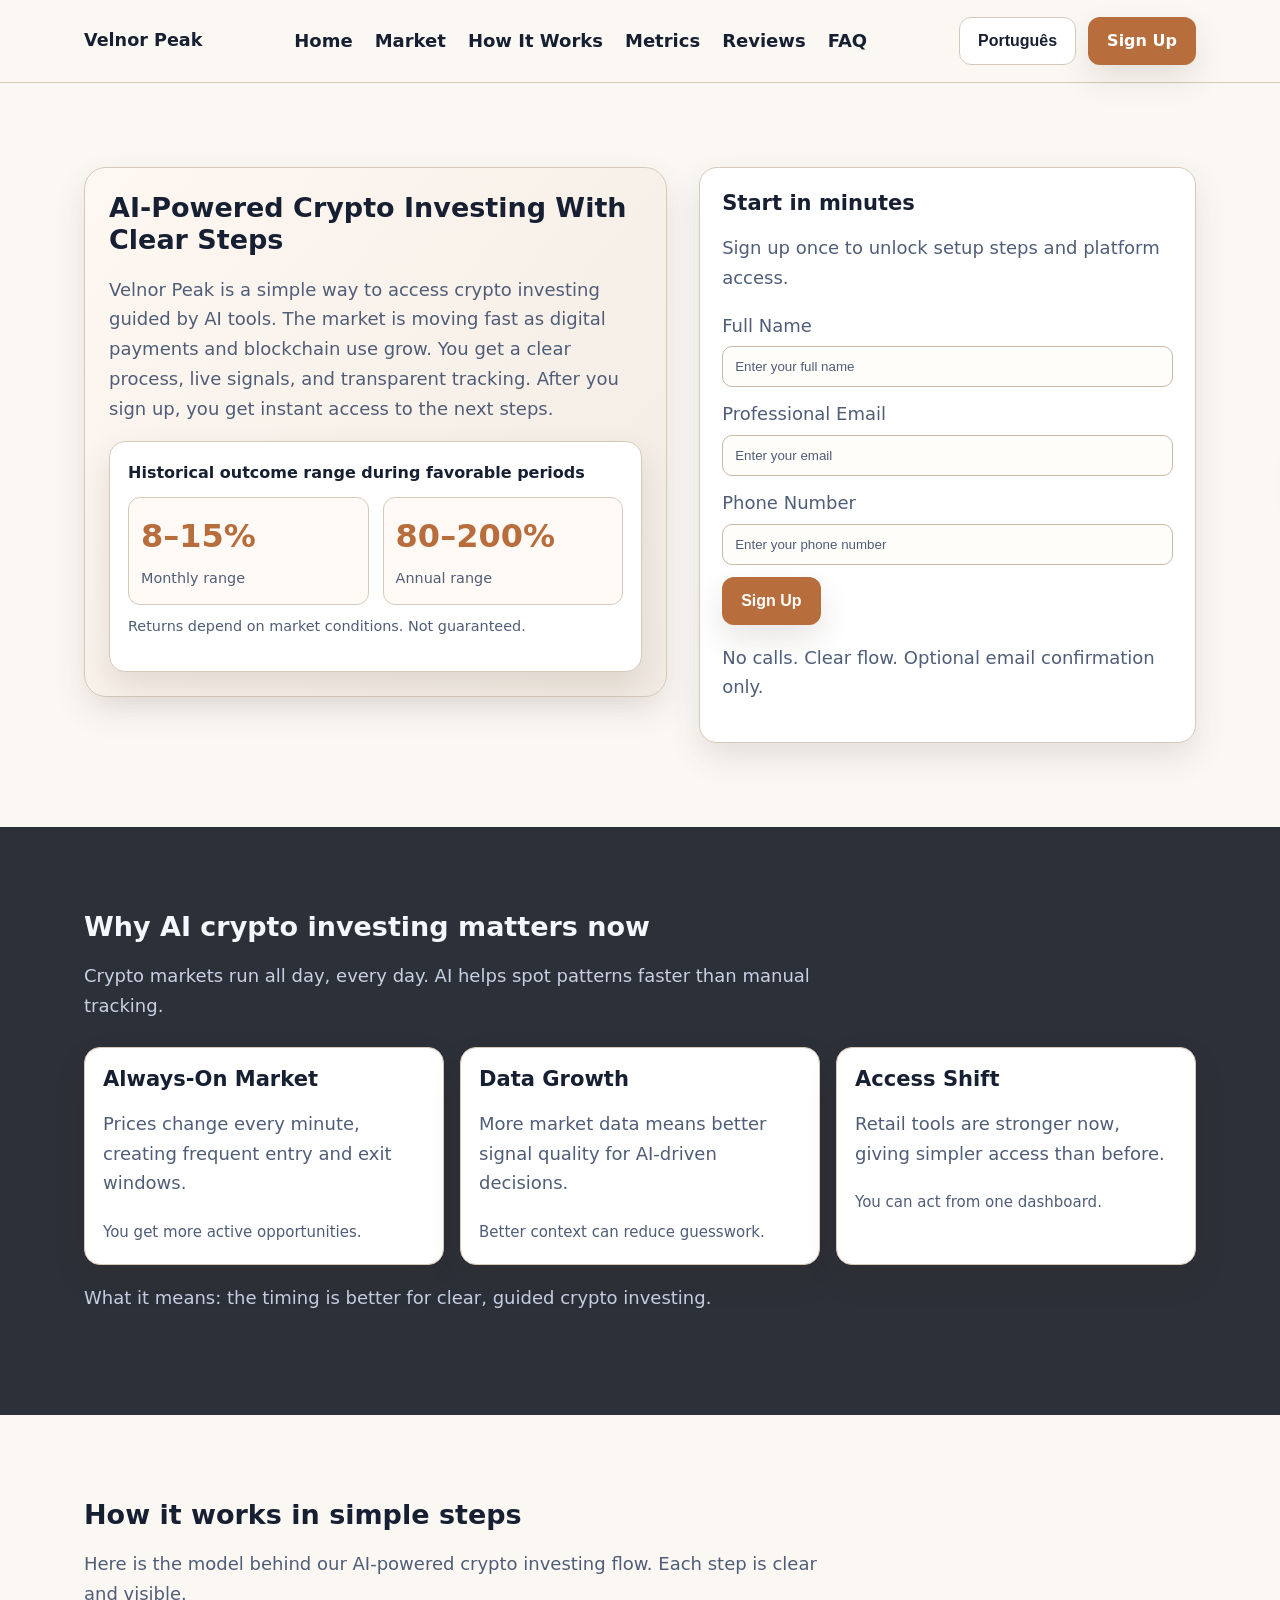
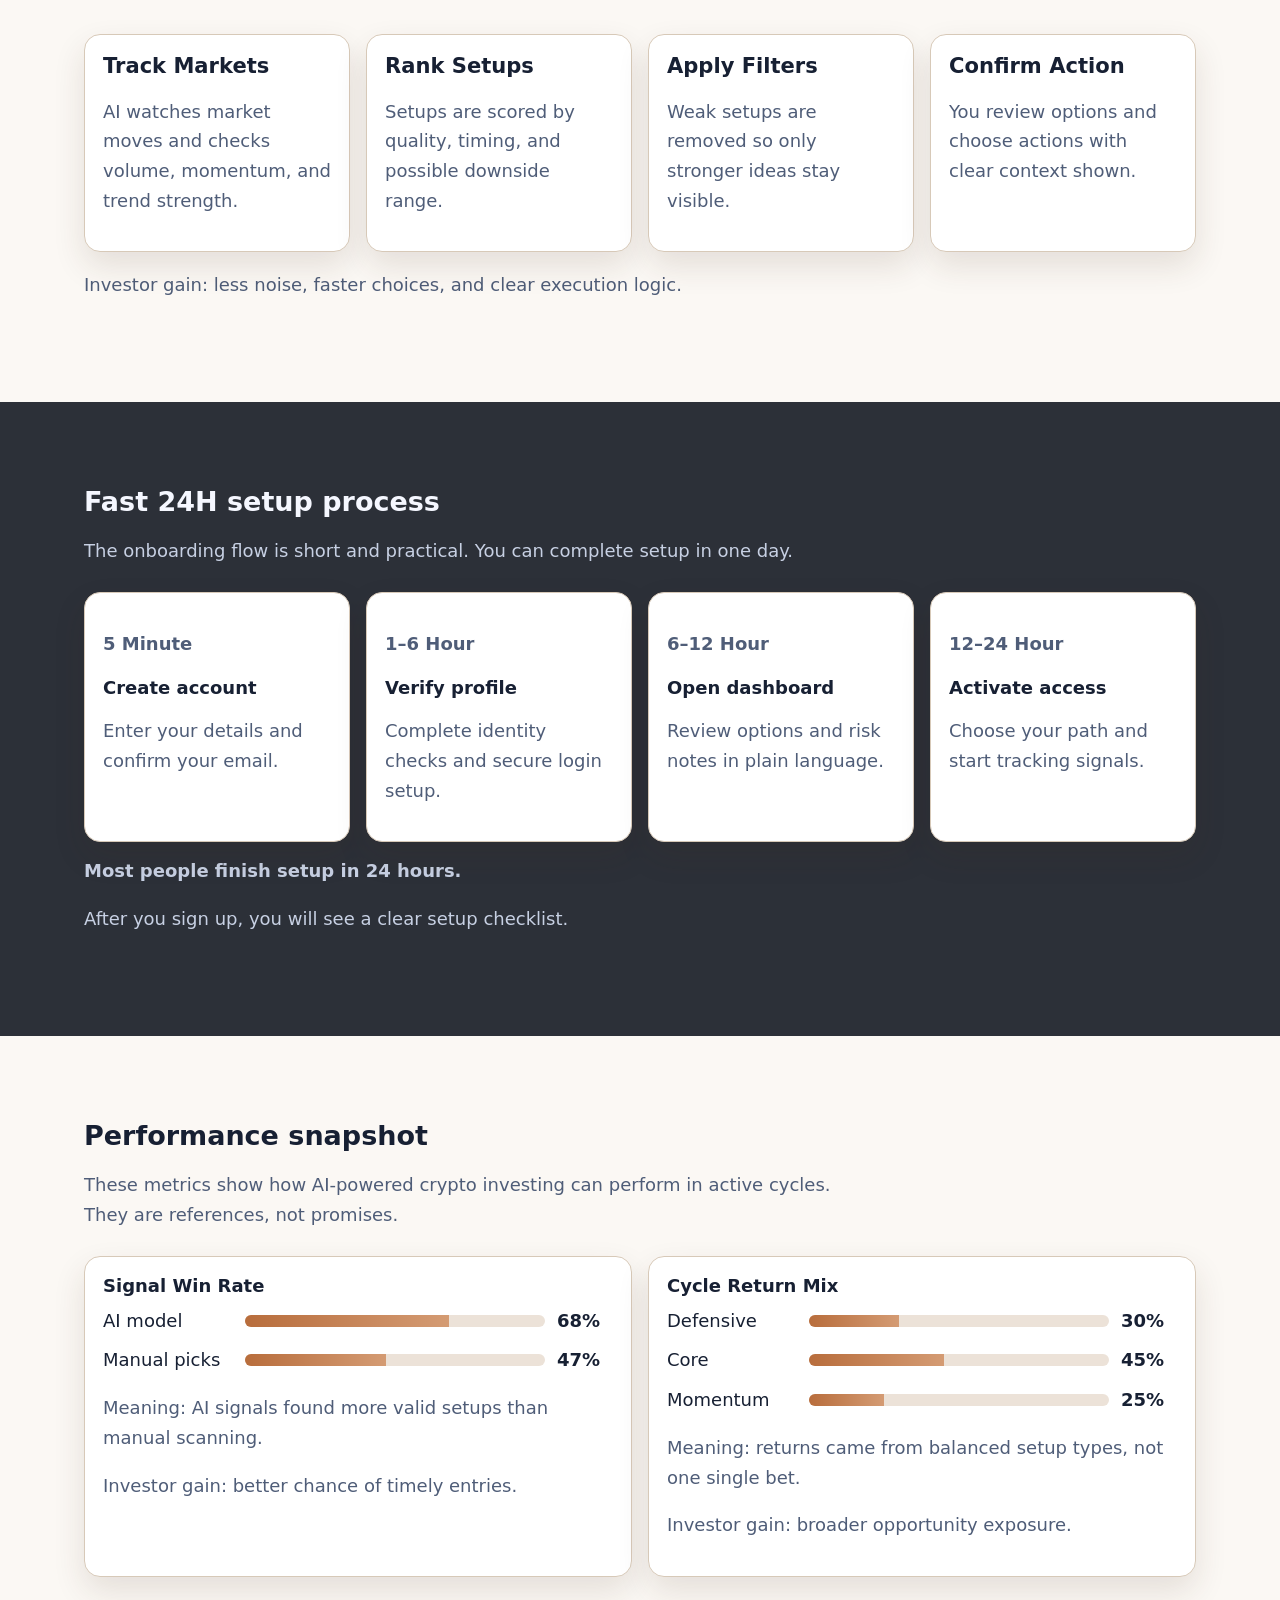
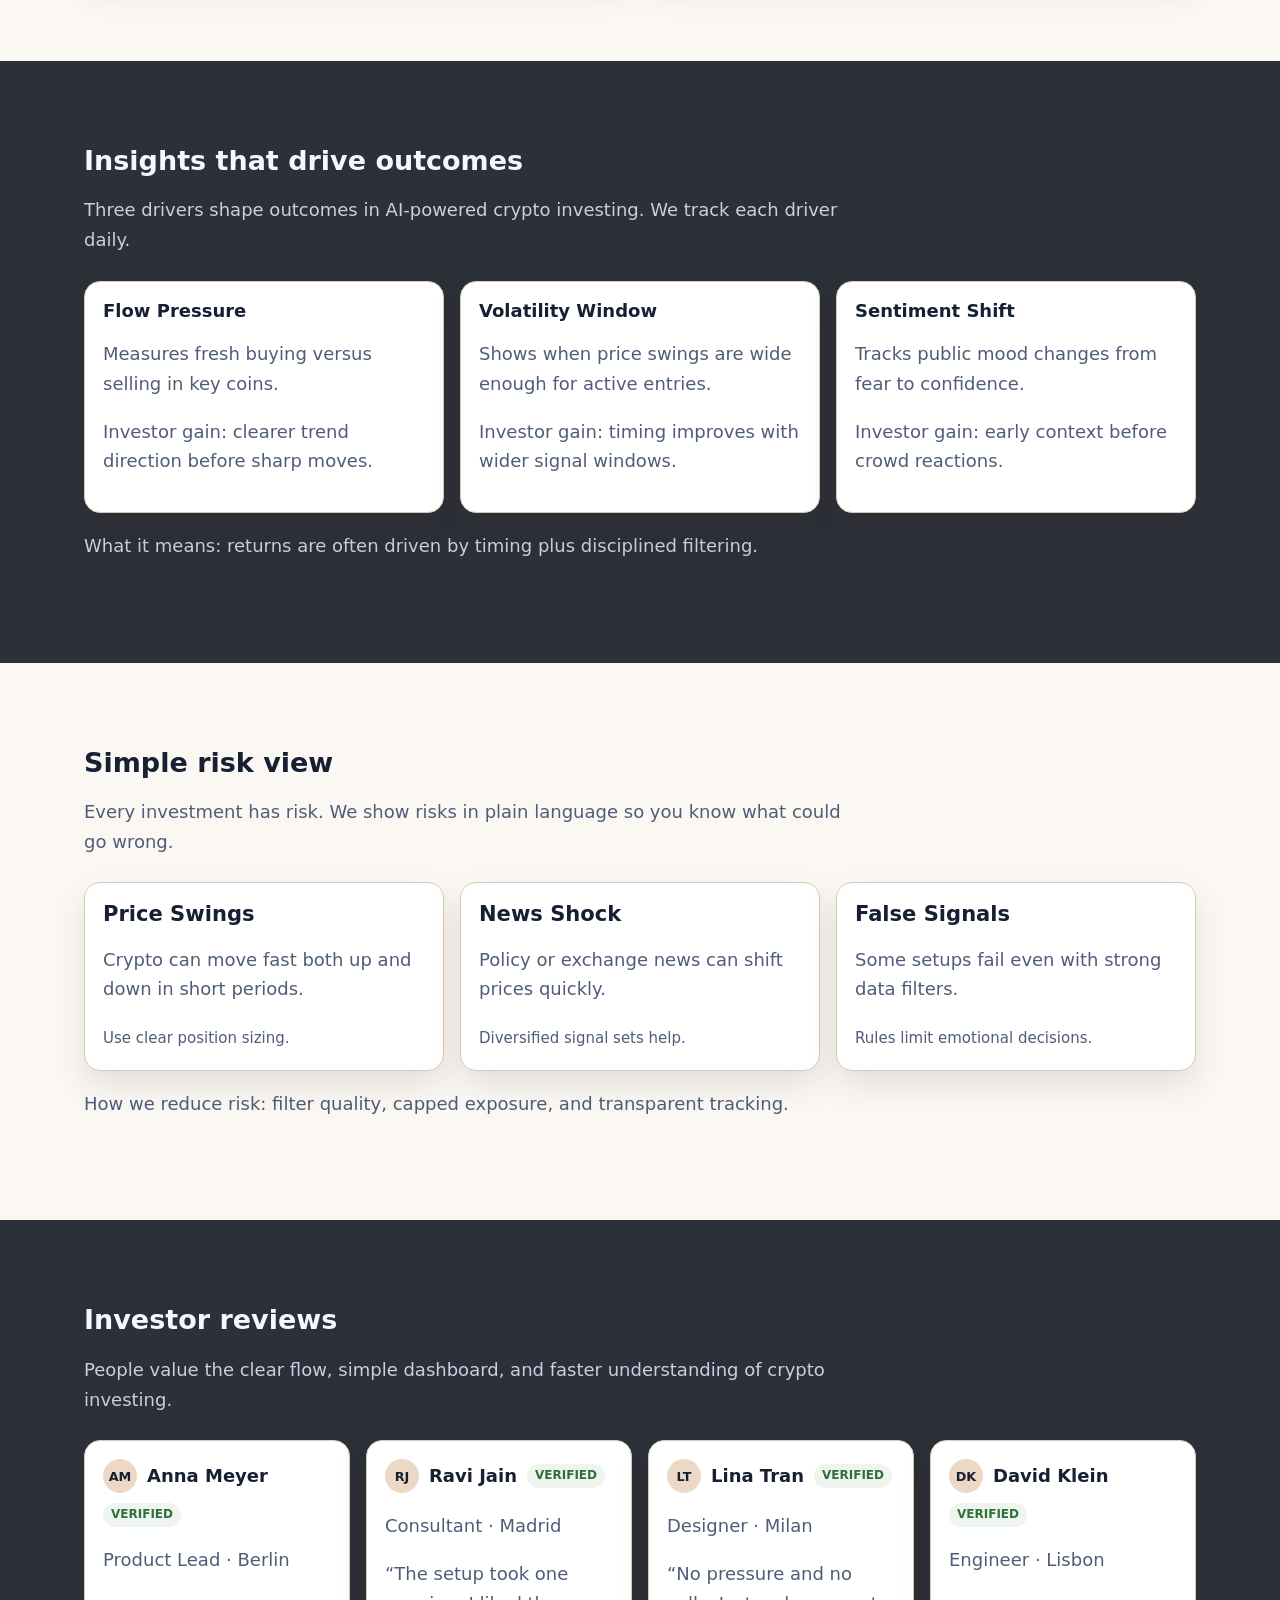
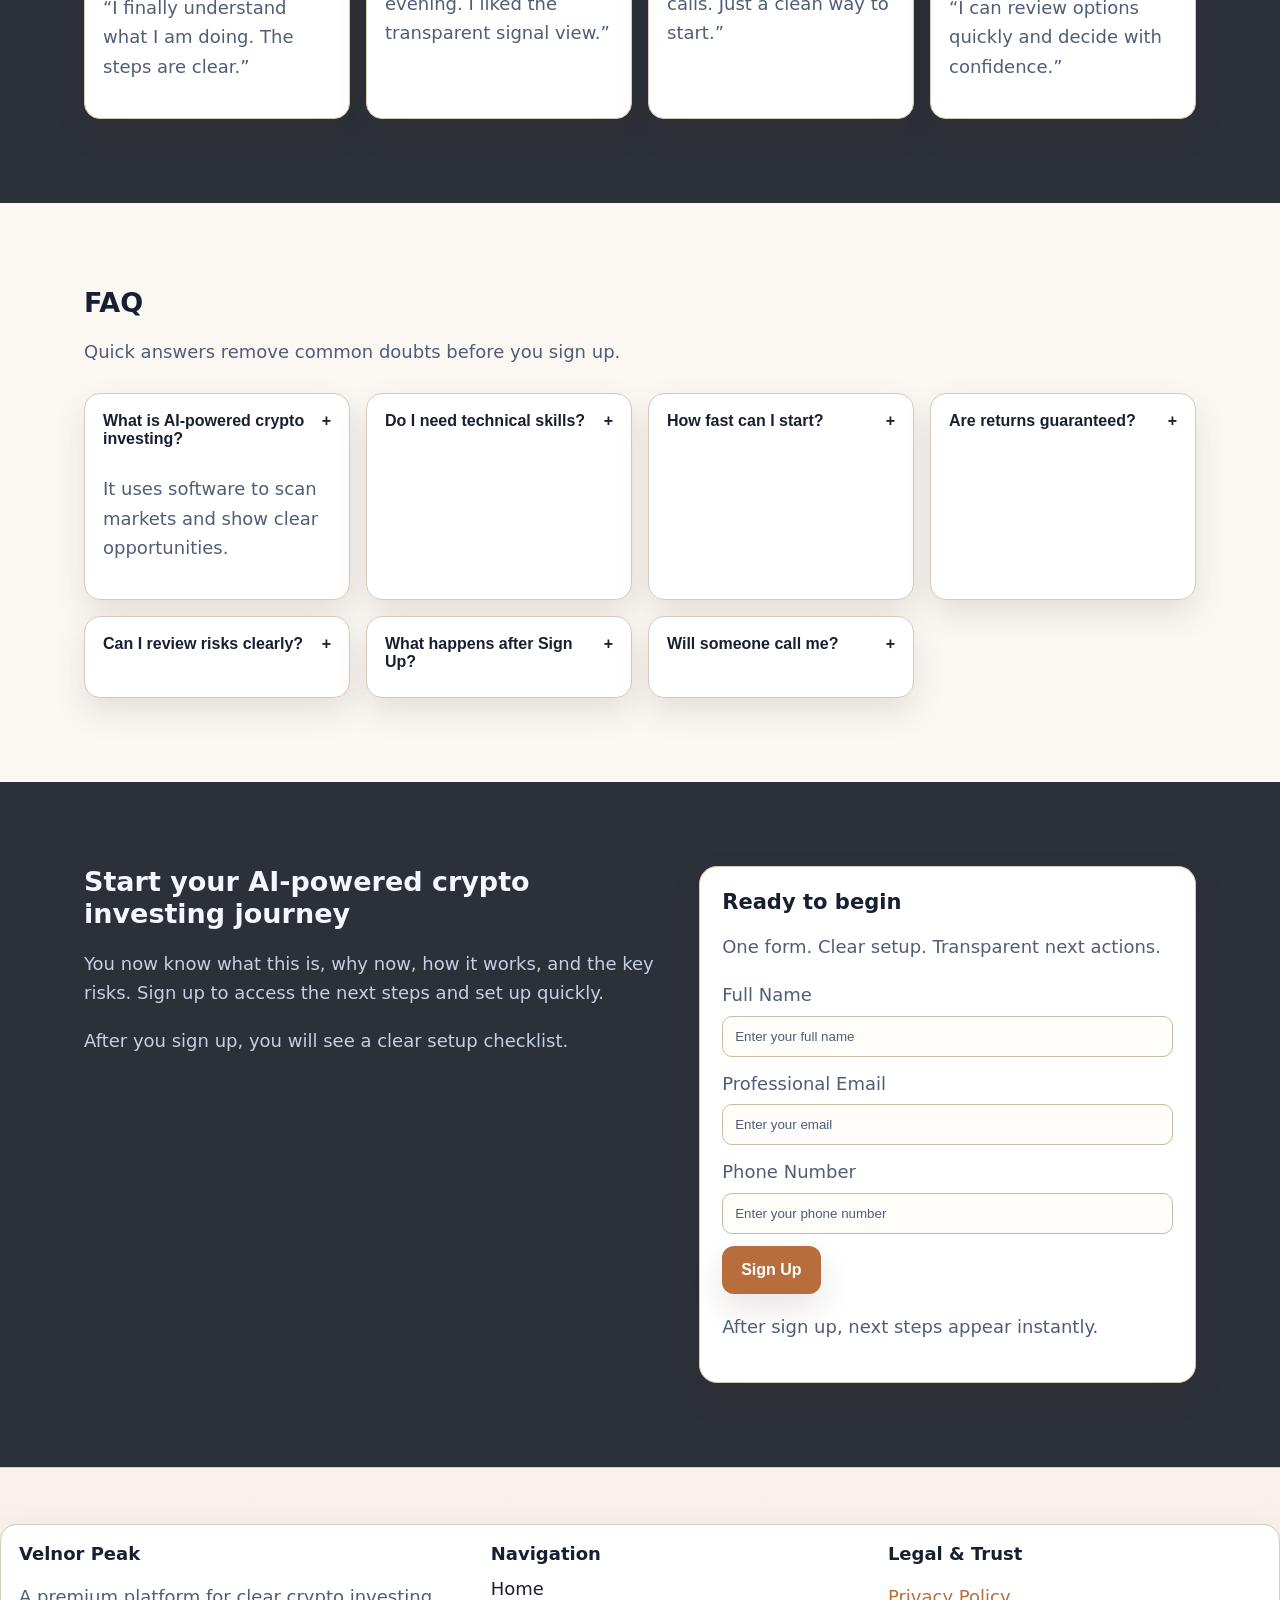
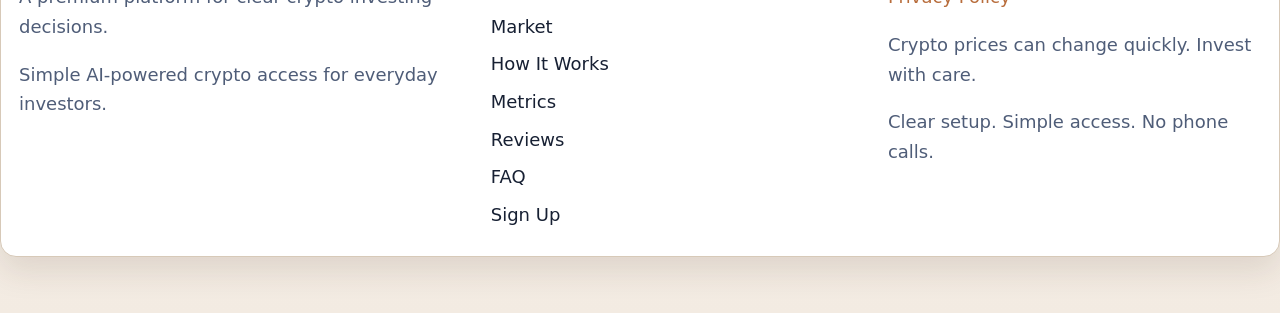
<file: pt/index.html>
<!doctype html>
<html lang="en">
<head>
  <meta charset="UTF-8" />
  <meta name="viewport" content="width=device-width, initial-scale=1.0" />
  <title>Velnor Peak | AI-Powered Crypto Investing Português</title>
  <meta name="description" content="Velnor Peak gives a clear way to start AI-powered crypto investing with simple steps, transparent metrics, and fast signup access for investors." />
  <link rel="canonical" href="https://velnorpeak.com/pt/index.html" />
  <link rel="alternate" hreflang="en" href="https://velnorpeak.com/index.html" />
<link rel="alternate" hreflang="de" href="https://velnorpeak.com/de/index.html" />
<link rel="alternate" hreflang="fr" href="https://velnorpeak.com/fr/index.html" />
<link rel="alternate" hreflang="es" href="https://velnorpeak.com/es/index.html" />
<link rel="alternate" hreflang="it" href="https://velnorpeak.com/it/index.html" />
<link rel="alternate" hreflang="tr" href="https://velnorpeak.com/tr/index.html" />
<link rel="alternate" hreflang="pt" href="https://velnorpeak.com/pt/index.html" />
<link rel="alternate" hreflang="jp" href="https://velnorpeak.com/jp/index.html" />
<link rel="alternate" hreflang="sk" href="https://velnorpeak.com/sk/index.html" />
<link rel="alternate" hreflang="be" href="https://velnorpeak.com/be/index.html" />
  <meta property="og:title" content="Velnor Peak | AI-Powered Crypto Investing Português" />
  <meta property="og:description" content="Velnor Peak gives a clear way to start AI-powered crypto investing with simple steps, transparent metrics, and fast signup access for investors." />
  <meta property="og:type" content="website" />
  <meta property="og:url" content="https://velnorpeak.com/pt/index.html" />
  <meta name="twitter:card" content="summary_large_image" />
  <meta name="twitter:title" content="Velnor Peak | AI-Powered Crypto Investing Português" />
  <meta name="twitter:description" content="Velnor Peak gives a clear way to start AI-powered crypto investing with simple steps, transparent metrics, and fast signup access for investors." />
  <link rel="stylesheet" href="../assets/style.css" />
</head>
<body>
<header>
  <div class="container header-inner">
    <a class="brand" href="../index.html">Velnor Peak</a>
    <nav class="desktop-nav" aria-label="Main navigation">
      <ul>
        <li><a href="#home">Home</a></li><li><a href="#market">Market</a></li><li><a href="#model">How It Works</a></li><li><a href="#metrics">Metrics</a></li><li><a href="#reviews">Reviews</a></li><li><a href="#faq">FAQ</a></li>
      </ul>
    </nav>
    <div class="header-right desktop-actions">
      <div class="lang">
        <button class="lang-active" aria-label="Current language">Português</button>
        <div class="lang-menu"><a href="../index.html"><svg width="18" height="12" viewBox="0 0 18 12" aria-hidden="true"><rect width="18" height="12" fill="#1f4aa8"/><path d="M0 5h18v2H0zM8 0h2v12H8z" fill="#fff"/><path d="M0 5.5h18v1H0zM8.5 0h1v12h-1z" fill="#d12f2f"/></svg> English</a>
<a href="../de/index.html"><svg width="18" height="12" viewBox="0 0 18 12" aria-hidden="true"><rect width="18" height="4" fill="#111"/><rect y="4" width="18" height="4" fill="#d12f2f"/><rect y="8" width="18" height="4" fill="#f0c541"/></svg> Deutsch</a>
<a href="../fr/index.html"><svg width="18" height="12" viewBox="0 0 18 12" aria-hidden="true"><rect width="6" height="12" fill="#1942a8"/><rect x="6" width="6" height="12" fill="#fff"/><rect x="12" width="6" height="12" fill="#d23030"/></svg> Français</a>
<a href="../es/index.html"><svg width="18" height="12" viewBox="0 0 18 12" aria-hidden="true"><rect width="18" height="12" fill="#f0c541"/><rect width="18" height="3" fill="#c61f1f"/><rect y="9" width="18" height="3" fill="#c61f1f"/></svg> Español</a>
<a href="../it/index.html"><svg width="18" height="12" viewBox="0 0 18 12" aria-hidden="true"><rect width="6" height="12" fill="#1f8e4a"/><rect x="6" width="6" height="12" fill="#fff"/><rect x="12" width="6" height="12" fill="#d63636"/></svg> Italiano</a>
<a href="../tr/index.html"><svg width="18" height="12" viewBox="0 0 18 12" aria-hidden="true"><rect width="18" height="12" fill="#c11f2f"/><circle cx="7" cy="6" r="3" fill="#fff"/><circle cx="8" cy="6" r="2.2" fill="#c11f2f"/><circle cx="11" cy="6" r="1" fill="#fff"/></svg> Türkçe</a>
<a href="../pt/index.html"><svg width="18" height="12" viewBox="0 0 18 12" aria-hidden="true"><rect width="7" height="12" fill="#1f8e4a"/><rect x="7" width="11" height="12" fill="#d12f2f"/><circle cx="7" cy="6" r="1.8" fill="#f2d058"/></svg> Português</a>
<a href="../jp/index.html"><svg width="18" height="12" viewBox="0 0 18 12" aria-hidden="true"><rect width="18" height="12" fill="#fff"/><circle cx="9" cy="6" r="3" fill="#d43b3b"/></svg> 日本語</a>
<a href="../sk/index.html"><svg width="18" height="12" viewBox="0 0 18 12" aria-hidden="true"><rect width="18" height="4" fill="#fff"/><rect y="4" width="18" height="4" fill="#2b5fb7"/><rect y="8" width="18" height="4" fill="#c93535"/></svg> Slovak</a>
<a href="../be/index.html"><svg width="18" height="12" viewBox="0 0 18 12" aria-hidden="true"><rect width="6" height="12" fill="#111"/><rect x="6" width="6" height="12" fill="#f0c541"/><rect x="12" width="6" height="12" fill="#d42e2e"/></svg> Nederlands (BE)</a></div>
      </div>
      <a href="#signup" class="btn">Sign Up</a>
    </div>
    <button class="mobile-toggle" aria-label="Open menu">☰</button>
  </div>
</header>
<div class="drawer-backdrop"></div>
<aside class="drawer" aria-label="Mobile menu">
  <button class="close" aria-label="Close menu">×</button>
  <nav><ul><li><a href="#home">Home</a></li><li><a href="#market">Market</a></li><li><a href="#model">How It Works</a></li><li><a href="#metrics">Metrics</a></li><li><a href="#reviews">Reviews</a></li><li><a href="#faq">FAQ</a></li></ul></nav>
  <div class="lang"><button class="lang-active">Português</button><div class="lang-menu"><a href="../index.html"><svg width="18" height="12" viewBox="0 0 18 12" aria-hidden="true"><rect width="18" height="12" fill="#1f4aa8"/><path d="M0 5h18v2H0zM8 0h2v12H8z" fill="#fff"/><path d="M0 5.5h18v1H0zM8.5 0h1v12h-1z" fill="#d12f2f"/></svg> English</a>
<a href="../de/index.html"><svg width="18" height="12" viewBox="0 0 18 12" aria-hidden="true"><rect width="18" height="4" fill="#111"/><rect y="4" width="18" height="4" fill="#d12f2f"/><rect y="8" width="18" height="4" fill="#f0c541"/></svg> Deutsch</a>
<a href="../fr/index.html"><svg width="18" height="12" viewBox="0 0 18 12" aria-hidden="true"><rect width="6" height="12" fill="#1942a8"/><rect x="6" width="6" height="12" fill="#fff"/><rect x="12" width="6" height="12" fill="#d23030"/></svg> Français</a>
<a href="../es/index.html"><svg width="18" height="12" viewBox="0 0 18 12" aria-hidden="true"><rect width="18" height="12" fill="#f0c541"/><rect width="18" height="3" fill="#c61f1f"/><rect y="9" width="18" height="3" fill="#c61f1f"/></svg> Español</a>
<a href="../it/index.html"><svg width="18" height="12" viewBox="0 0 18 12" aria-hidden="true"><rect width="6" height="12" fill="#1f8e4a"/><rect x="6" width="6" height="12" fill="#fff"/><rect x="12" width="6" height="12" fill="#d63636"/></svg> Italiano</a>
<a href="../tr/index.html"><svg width="18" height="12" viewBox="0 0 18 12" aria-hidden="true"><rect width="18" height="12" fill="#c11f2f"/><circle cx="7" cy="6" r="3" fill="#fff"/><circle cx="8" cy="6" r="2.2" fill="#c11f2f"/><circle cx="11" cy="6" r="1" fill="#fff"/></svg> Türkçe</a>
<a href="../pt/index.html"><svg width="18" height="12" viewBox="0 0 18 12" aria-hidden="true"><rect width="7" height="12" fill="#1f8e4a"/><rect x="7" width="11" height="12" fill="#d12f2f"/><circle cx="7" cy="6" r="1.8" fill="#f2d058"/></svg> Português</a>
<a href="../jp/index.html"><svg width="18" height="12" viewBox="0 0 18 12" aria-hidden="true"><rect width="18" height="12" fill="#fff"/><circle cx="9" cy="6" r="3" fill="#d43b3b"/></svg> 日本語</a>
<a href="../sk/index.html"><svg width="18" height="12" viewBox="0 0 18 12" aria-hidden="true"><rect width="18" height="4" fill="#fff"/><rect y="4" width="18" height="4" fill="#2b5fb7"/><rect y="8" width="18" height="4" fill="#c93535"/></svg> Slovak</a>
<a href="../be/index.html"><svg width="18" height="12" viewBox="0 0 18 12" aria-hidden="true"><rect width="6" height="12" fill="#111"/><rect x="6" width="6" height="12" fill="#f0c541"/><rect x="12" width="6" height="12" fill="#d42e2e"/></svg> Nederlands (BE)</a></div></div>
  <a href="#signup" class="btn">Sign Up</a>
</aside>

<main>
<section id="home" class="section light">
  <div class="container hero-grid">
    <div class="hero-panel">
      <h1>AI-Powered Crypto Investing With Clear Steps</h1>
      <p>Velnor Peak is a simple way to access crypto investing guided by AI tools. The market is moving fast as digital payments and blockchain use grow. You get a clear process, live signals, and transparent tracking. After you sign up, you get instant access to the next steps.</p>
      <div class="performance-block visual-card">
        <div class="performance-head">Historical outcome range during favorable periods</div>
        <div class="performance-split">
          <div class="performance-metric"><strong>8–15%</strong><span>Monthly range</span></div>
          <div class="performance-metric"><strong>80–200%</strong><span>Annual range</span></div>
        </div>
        <p class="performance-note">Returns depend on market conditions. Not guaranteed.</p>
      </div>
    </div>
    <form class="form-card" id="signup" aria-label="Lead form">
      <h3 class="form-title">Start in minutes</h3>
      <p class="form-sub">Sign up once to unlock setup steps and platform access.</p>
      <div class="field"><label for="name1">Full Name</label><input id="name1" placeholder="Enter your full name" required /></div>
      <div class="field"><label for="email1">Professional Email</label><input id="email1" type="email" placeholder="Enter your email" required /></div>
      <div class="field"><label for="phone1">Phone Number</label><input id="phone1" type="tel" placeholder="Enter your phone number" required /></div>
      <button class="btn" type="submit">Sign Up</button>
      <p class="form-msg muted">No calls. Clear flow. Optional email confirmation only.</p>
    </form>
  </div>
</section>

<section id="market" class="section dark"><div class="container">
  <h2 class="section-title">Why AI crypto investing matters now</h2>
  <p class="section-intro">Crypto markets run all day, every day. AI helps spot patterns faster than manual tracking.</p>
  <div class="card-grid">
    <article class="card"><h3>Always-On Market</h3><p>Prices change every minute, creating frequent entry and exit windows.</p><small class="muted">You get more active opportunities.</small></article>
    <article class="card"><h3>Data Growth</h3><p>More market data means better signal quality for AI-driven decisions.</p><small class="muted">Better context can reduce guesswork.</small></article>
    <article class="card"><h3>Access Shift</h3><p>Retail tools are stronger now, giving simpler access than before.</p><small class="muted">You can act from one dashboard.</small></article>
  </div>
  <p>What it means: the timing is better for clear, guided crypto investing.</p>
</div></section>

<section id="model" class="section light"><div class="container">
  <h2>How it works in simple steps</h2>
  <p class="section-intro">Here is the model behind our AI-powered crypto investing flow. Each step is clear and visible.</p>
  <div class="model-grid">
    <article class="card"><h3>Track Markets</h3><p>AI watches market moves and checks volume, momentum, and trend strength.</p></article>
    <article class="card"><h3>Rank Setups</h3><p>Setups are scored by quality, timing, and possible downside range.</p></article>
    <article class="card"><h3>Apply Filters</h3><p>Weak setups are removed so only stronger ideas stay visible.</p></article>
    <article class="card"><h3>Confirm Action</h3><p>You review options and choose actions with clear context shown.</p></article>
  </div>
  <p>Investor gain: less noise, faster choices, and clear execution logic.</p>
</div></section>

<section class="section dark"><div class="container">
  <h2>Fast 24H setup process</h2>
  <p class="section-intro">The onboarding flow is short and practical. You can complete setup in one day.</p>
  <div class="process-grid">
    <article class="process-card"><p class="process-step-time">5 Minute</p><h4>Create account</h4><p>Enter your details and confirm your email.</p></article>
    <article class="process-card"><p class="process-step-time">1–6 Hour</p><h4>Verify profile</h4><p>Complete identity checks and secure login setup.</p></article>
    <article class="process-card"><p class="process-step-time">6–12 Hour</p><h4>Open dashboard</h4><p>Review options and risk notes in plain language.</p></article>
    <article class="process-card"><p class="process-step-time">12–24 Hour</p><h4>Activate access</h4><p>Choose your path and start tracking signals.</p></article>
  </div>
  <p class="process-note">Most people finish setup in 24 hours.</p>
  <p>After you sign up, you will see a clear setup checklist.</p>
</div></section>

<section id="metrics" class="section light"><div class="container">
  <h2>Performance snapshot</h2>
  <p class="section-intro">These metrics show how AI-powered crypto investing can perform in active cycles. They are references, not promises.</p>
  <div class="metric-grid">
    <article class="metric-card visual-card"><h4>Signal Win Rate</h4><div class="chart-bars"><div class="bar-row"><span>AI model</span><div class="bar-track"><div class="bar-fill" style="width:68%"></div></div><strong>68%</strong></div><div class="bar-row"><span>Manual picks</span><div class="bar-track"><div class="bar-fill" style="width:47%"></div></div><strong>47%</strong></div></div><p>Meaning: AI signals found more valid setups than manual scanning.</p><p>Investor gain: better chance of timely entries.</p></article>
    <article class="metric-card visual-card"><h4>Cycle Return Mix</h4><div class="chart-bars"><div class="bar-row"><span>Defensive</span><div class="bar-track"><div class="bar-fill" style="width:30%"></div></div><strong>30%</strong></div><div class="bar-row"><span>Core</span><div class="bar-track"><div class="bar-fill" style="width:45%"></div></div><strong>45%</strong></div><div class="bar-row"><span>Momentum</span><div class="bar-track"><div class="bar-fill" style="width:25%"></div></div><strong>25%</strong></div></div><p>Meaning: returns came from balanced setup types, not one single bet.</p><p>Investor gain: broader opportunity exposure.</p></article>
  </div>
</div></section>

<section class="section dark"><div class="container">
  <h2>Insights that drive outcomes</h2>
  <p class="section-intro">Three drivers shape outcomes in AI-powered crypto investing. We track each driver daily.</p>
  <div class="insight-grid">
    <article class="visual-card"><h4>Flow Pressure</h4><p>Measures fresh buying versus selling in key coins.</p><p>Investor gain: clearer trend direction before sharp moves.</p></article>
    <article class="visual-card"><h4>Volatility Window</h4><p>Shows when price swings are wide enough for active entries.</p><p>Investor gain: timing improves with wider signal windows.</p></article>
    <article class="visual-card"><h4>Sentiment Shift</h4><p>Tracks public mood changes from fear to confidence.</p><p>Investor gain: early context before crowd reactions.</p></article>
  </div>
  <p>What it means: returns are often driven by timing plus disciplined filtering.</p>
</div></section>

<section class="section light"><div class="container">
  <h2>Simple risk view</h2>
  <p class="section-intro">Every investment has risk. We show risks in plain language so you know what could go wrong.</p>
  <div class="risk-grid">
    <article class="card"><h3>Price Swings</h3><p>Crypto can move fast both up and down in short periods.</p><small class="muted">Use clear position sizing.</small></article>
    <article class="card"><h3>News Shock</h3><p>Policy or exchange news can shift prices quickly.</p><small class="muted">Diversified signal sets help.</small></article>
    <article class="card"><h3>False Signals</h3><p>Some setups fail even with strong data filters.</p><small class="muted">Rules limit emotional decisions.</small></article>
  </div>
  <p>How we reduce risk: filter quality, capped exposure, and transparent tracking.</p>
</div></section>

<section id="reviews" class="section dark"><div class="container">
  <h2>Investor reviews</h2>
  <p class="section-intro">People value the clear flow, simple dashboard, and faster understanding of crypto investing.</p>
  <div class="review-grid">
    <article class="review-card"><div class="review-head"><span class="avatar">AM</span><span>Anna Meyer</span><span class="verified">VERIFIED</span></div><p>Product Lead · Berlin</p><p>“I finally understand what I am doing. The steps are clear.”</p></article>
    <article class="review-card"><div class="review-head"><span class="avatar">RJ</span><span>Ravi Jain</span><span class="verified">VERIFIED</span></div><p>Consultant · Madrid</p><p>“The setup took one evening. I liked the transparent signal view.”</p></article>
    <article class="review-card"><div class="review-head"><span class="avatar">LT</span><span>Lina Tran</span><span class="verified">VERIFIED</span></div><p>Designer · Milan</p><p>“No pressure and no calls. Just a clean way to start.”</p></article>
    <article class="review-card"><div class="review-head"><span class="avatar">DK</span><span>David Klein</span><span class="verified">VERIFIED</span></div><p>Engineer · Lisbon</p><p>“I can review options quickly and decide with confidence.”</p></article>
  </div>
</div></section>

<section id="faq" class="section light"><div class="container">
  <h2>FAQ</h2>
  <p class="section-intro">Quick answers remove common doubts before you sign up.</p>
  <div class="faq-list">
    <article class="faq-item open"><button>What is AI-powered crypto investing?<span>+</span></button><div class="faq-panel"><p>It uses software to scan markets and show clear opportunities.</p></div></article>
    <article class="faq-item"><button>Do I need technical skills?<span>+</span></button><div class="faq-panel"><p>No. You see plain-language steps and easy setup actions.</p></div></article>
    <article class="faq-item"><button>How fast can I start?<span>+</span></button><div class="faq-panel"><p>Most people finish onboarding in 24 hours.</p></div></article>
    <article class="faq-item"><button>Are returns guaranteed?<span>+</span></button><div class="faq-panel"><p>No. Markets change and returns depend on conditions.</p></div></article>
    <article class="faq-item"><button>Can I review risks clearly?<span>+</span></button><div class="faq-panel"><p>Yes. Risk notes explain main downside scenarios in simple words.</p></div></article>
    <article class="faq-item"><button>What happens after Sign Up?<span>+</span></button><div class="faq-panel"><p>After you sign up, you can review the options and choose what to do next.</p></div></article>
    <article class="faq-item"><button>Will someone call me?<span>+</span></button><div class="faq-panel"><p>No calls. We may send a short email to confirm your details.</p></div></article>
  </div>
</div></section>

<section class="section dark"><div class="container hero-grid">
  <div>
    <h2>Start your AI-powered crypto investing journey</h2>
    <p>You now know what this is, why now, how it works, and the key risks. Sign up to access the next steps and set up quickly.</p>
    <p>After you sign up, you will see a clear setup checklist.</p>
  </div>
  <form class="form-card" aria-label="Final signup form">
      <h3 class="form-title">Ready to begin</h3>
      <p class="form-sub">One form. Clear setup. Transparent next actions.</p>
      <div class="field"><label for="name2">Full Name</label><input id="name2" placeholder="Enter your full name" required /></div>
      <div class="field"><label for="email2">Professional Email</label><input id="email2" type="email" placeholder="Enter your email" required /></div>
      <div class="field"><label for="phone2">Phone Number</label><input id="phone2" type="tel" placeholder="Enter your phone number" required /></div>
      <button class="btn" type="submit">Sign Up</button>
      <p class="form-msg muted">After sign up, next steps appear instantly.</p>
  </form>
</div></section>
</main>

<footer><div class="container footer-grid footer-panel">
  <div><h4>Velnor Peak</h4><p>A premium platform for clear crypto investing decisions.</p><p>Simple AI-powered crypto access for everyday investors.</p></div>
  <div class="footer-links"><h4>Navigation</h4><a href="#home">Home</a><a href="#market">Market</a><a href="#model">How It Works</a><a href="#metrics">Metrics</a><a href="#reviews">Reviews</a><a href="#faq">FAQ</a><a href="#signup">Sign Up</a></div>
  <div><h4>Legal & Trust</h4><p><a href="#" data-open-policy>Privacy Policy</a></p><p>Crypto prices can change quickly. Invest with care.</p><p>Clear setup. Simple access. No phone calls.</p></div>
</div></footer>

<div class="modal" id="privacyModal" role="dialog" aria-modal="true" aria-label="Privacy policy">
  <article class="card modal-card">
    <div class="modal-head"><h3>Privacy Policy</h3><button class="modal-close" data-close-policy aria-label="Close policy">×</button></div>
    <p><strong>Introduction:</strong> We explain data use in clear language.</p>
    <p><strong>Data collection:</strong> We collect name, email, phone, and usage events.</p>
    <p><strong>Legal basis:</strong> We process data for service delivery and user consent.</p>
    <p><strong>Cookies:</strong> Cookies support login security and analytics improvements.</p>
    <p><strong>Retention:</strong> Data is stored only as long as needed.</p>
    <p><strong>Third-party sharing:</strong> Trusted providers help with hosting and messaging.</p>
    <p><strong>Security:</strong> We use encryption and role-based internal access.</p>
    <p><strong>User rights:</strong> You can request access, correction, export, or deletion.</p>
    <p><strong>International transfers:</strong> Some processing may happen outside your country with safeguards.</p>
    <p><strong>Industry risk disclosure:</strong> Digital asset markets are volatile and outcomes are uncertain.</p>
    <p><strong>Contact:</strong> privacy@velnorpeak.com</p>
    <div class="modal-foot"><button class="btn" data-close-policy type="button">Close</button></div>
  </article>
</div>

<script type="application/ld+json">{"@context":"https://schema.org","@type":"Organization","name":"Velnor Peak","url":"https://velnorpeak.com"}</script>
<script type="application/ld+json">{"@context":"https://schema.org","@type":"WebSite","name":"Velnor Peak","url":"https://velnorpeak.com/pt/index.html"}</script>
<script type="application/ld+json">{"@context":"https://schema.org","@type":"FAQPage","mainEntity":[{"@type":"Question","name":"What is AI-powered crypto investing?","acceptedAnswer":{"@type":"Answer","text":"It uses software to scan markets and show clear opportunities."}},{"@type":"Question","name":"How fast can I start?","acceptedAnswer":{"@type":"Answer","text":"Most people finish onboarding in 24 hours."}}]}</script>
<script type="application/ld+json">{"@context":"https://schema.org","@type":"Review","author":{"@type":"Person","name":"Anna Meyer"},"reviewBody":"I finally understand what I am doing. The steps are clear.","itemReviewed":{"@type":"Organization","name":"Velnor Peak"}}</script>
<script defer src="../assets/app.js"></script>
</body>
</html>
</file>
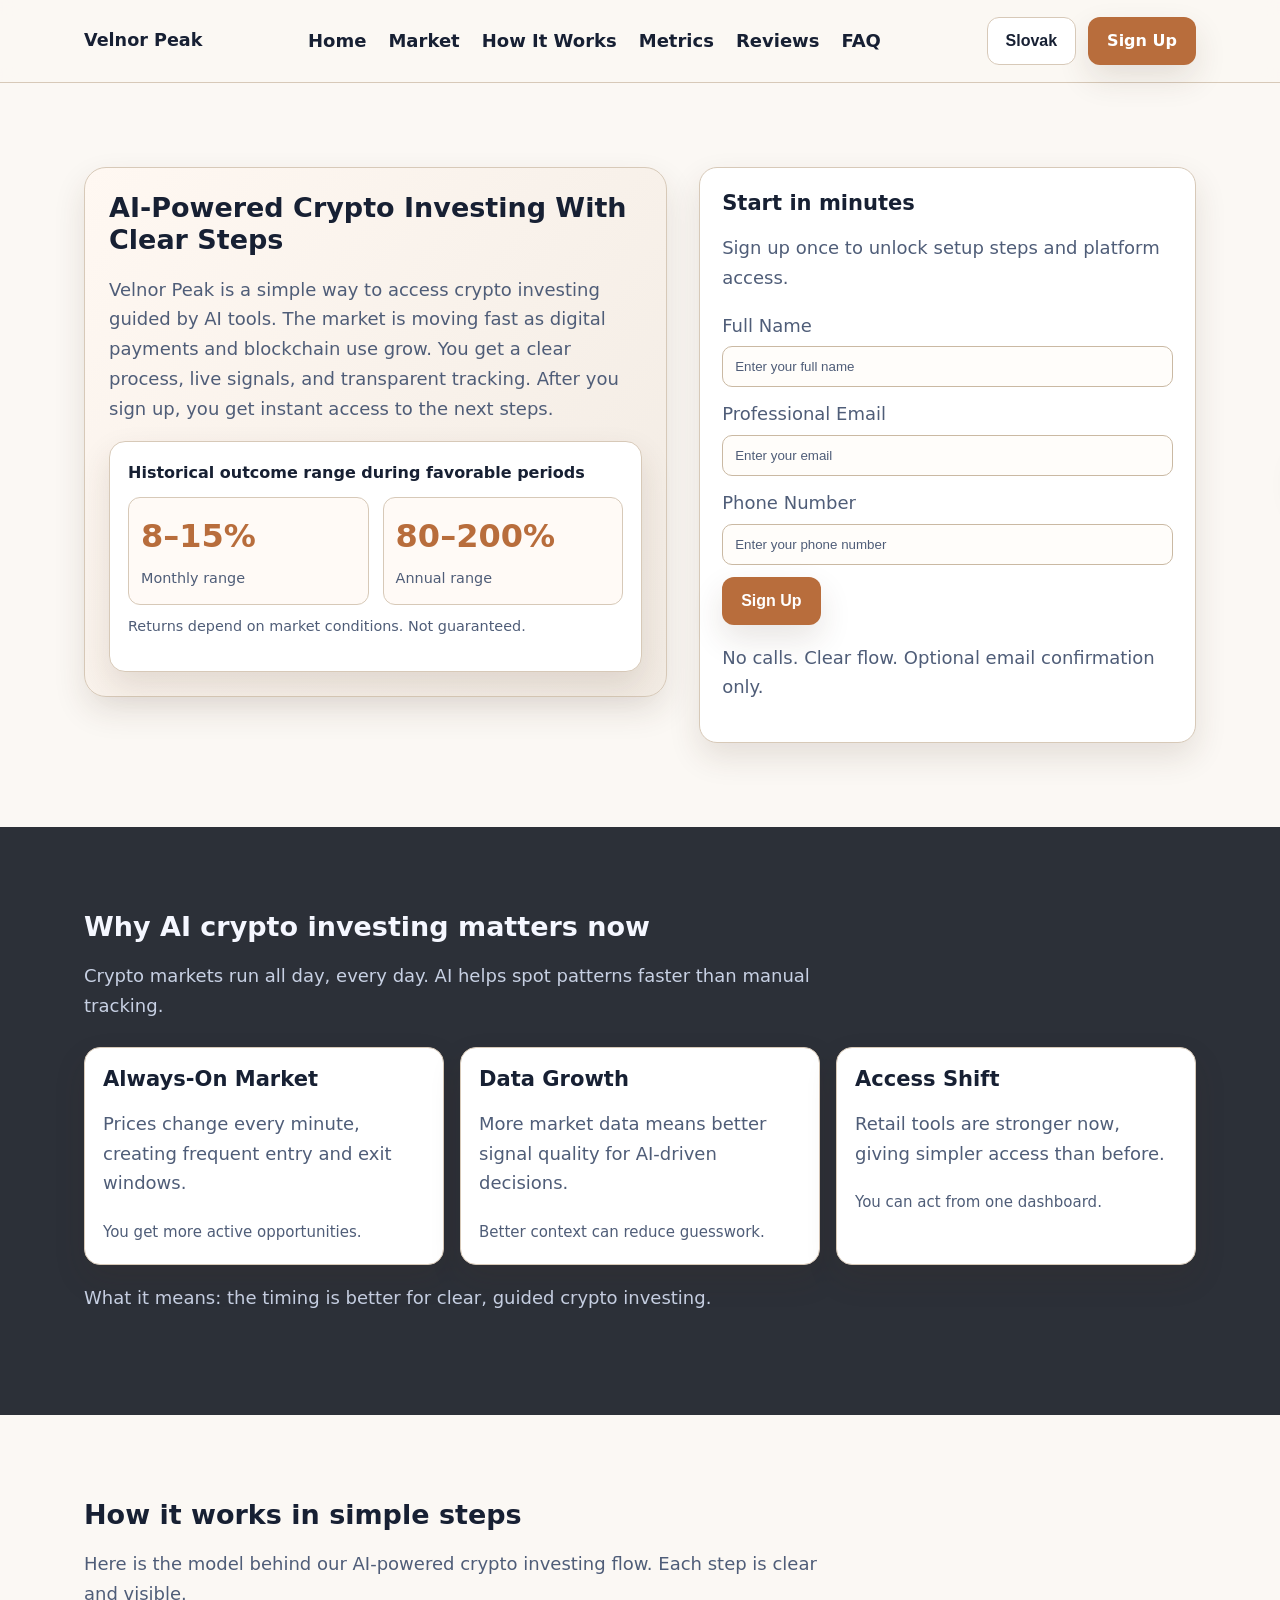
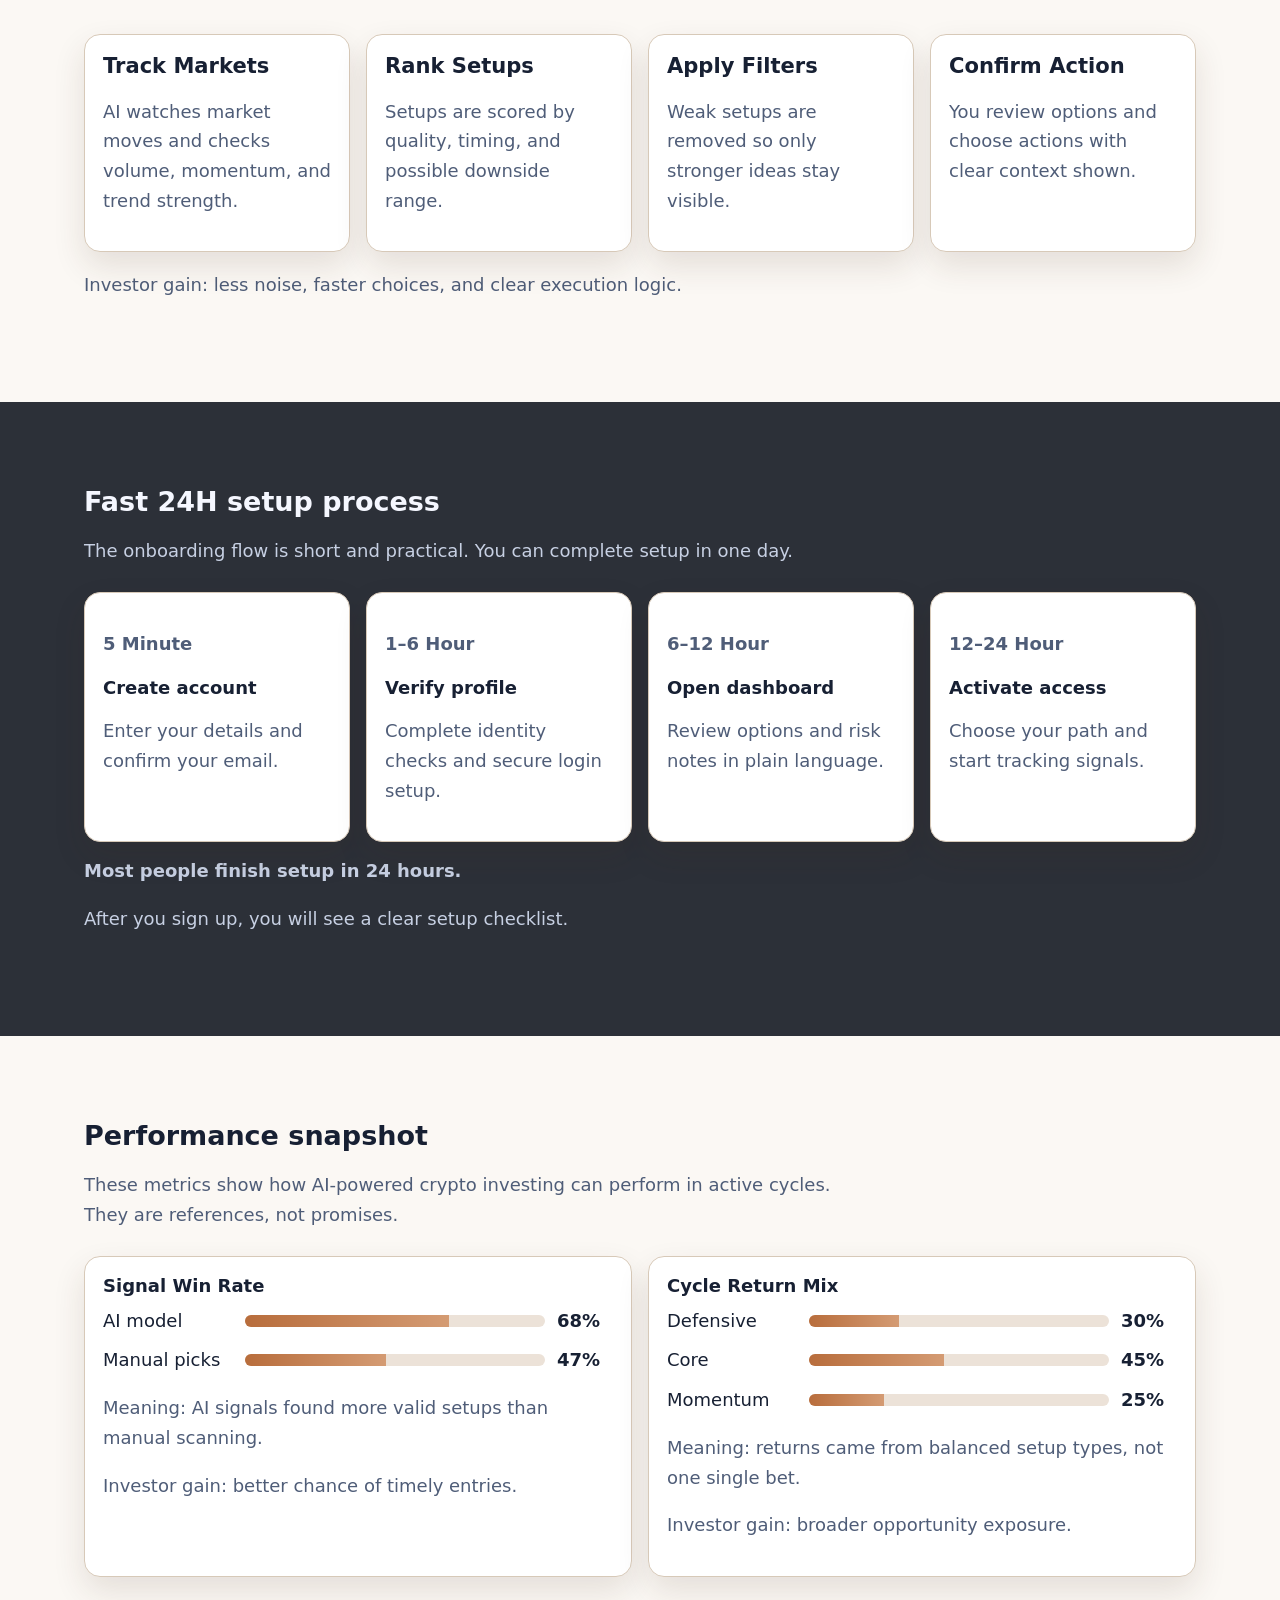
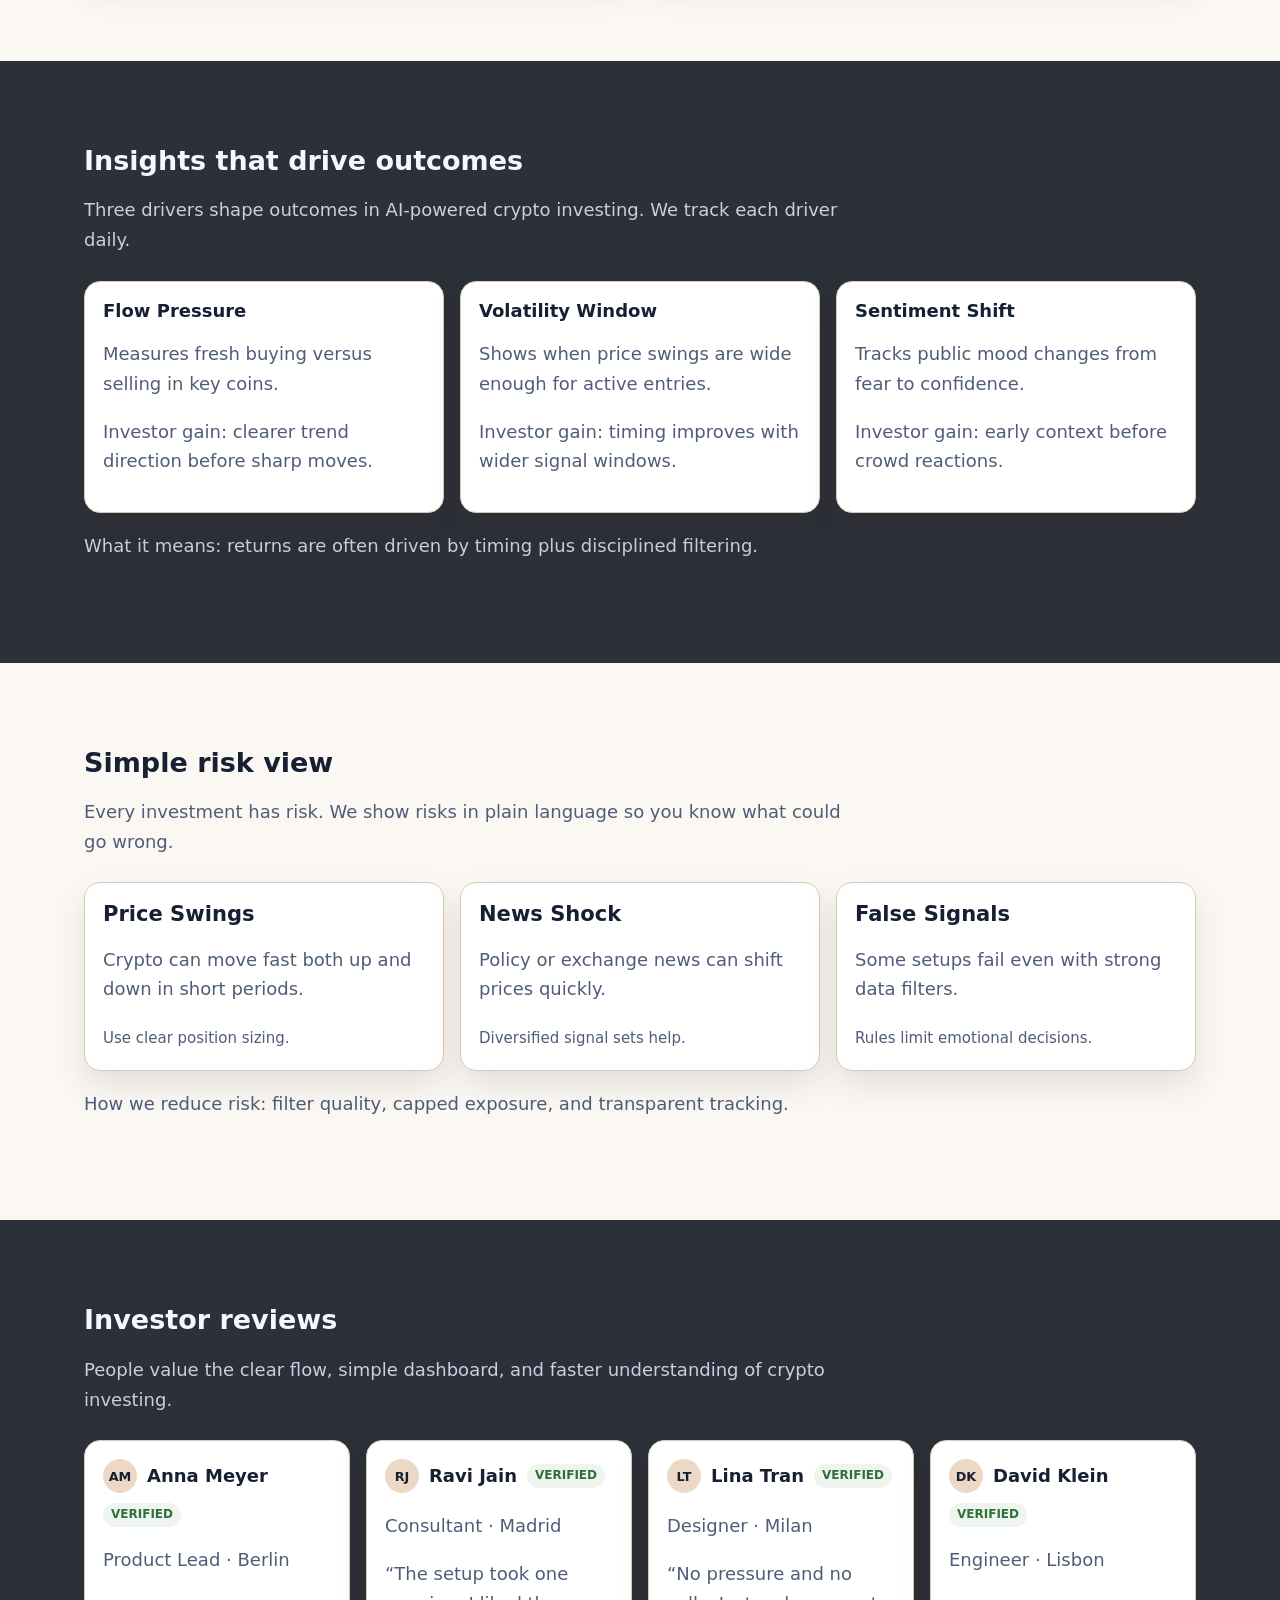
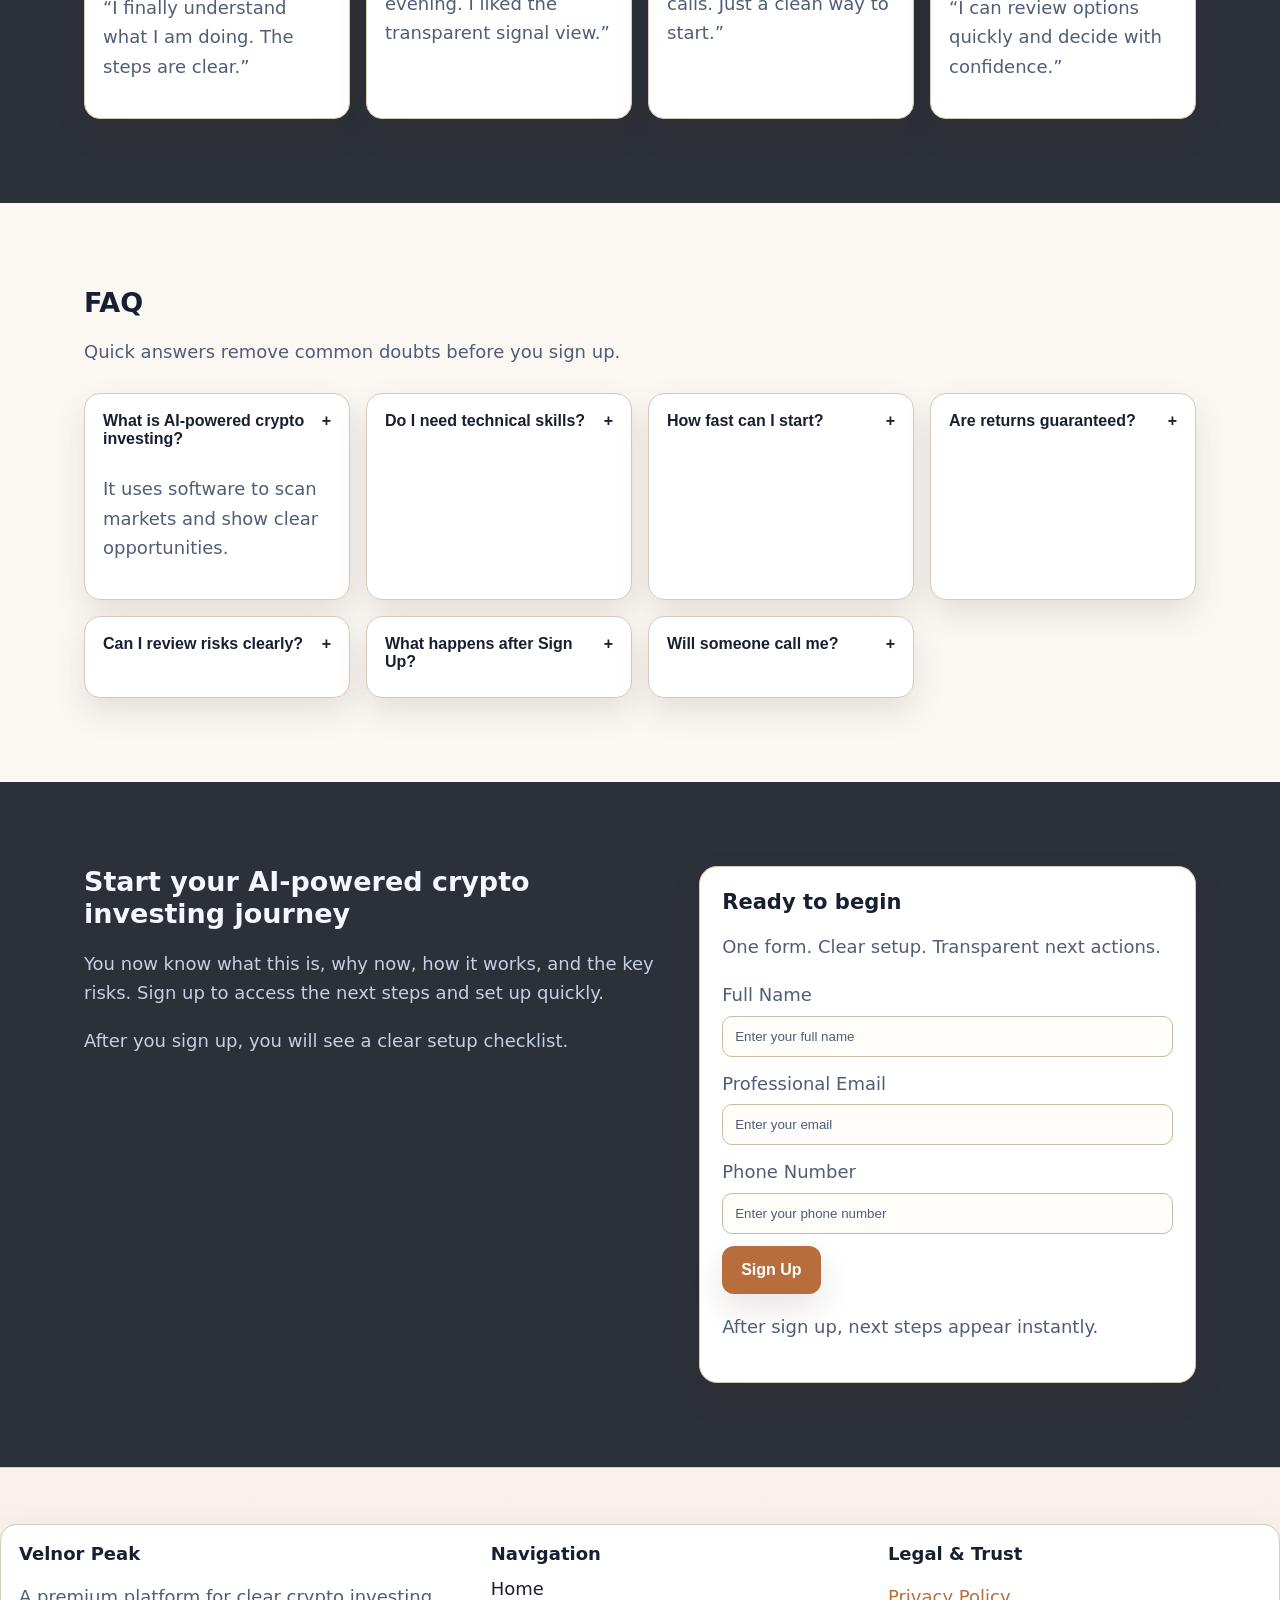
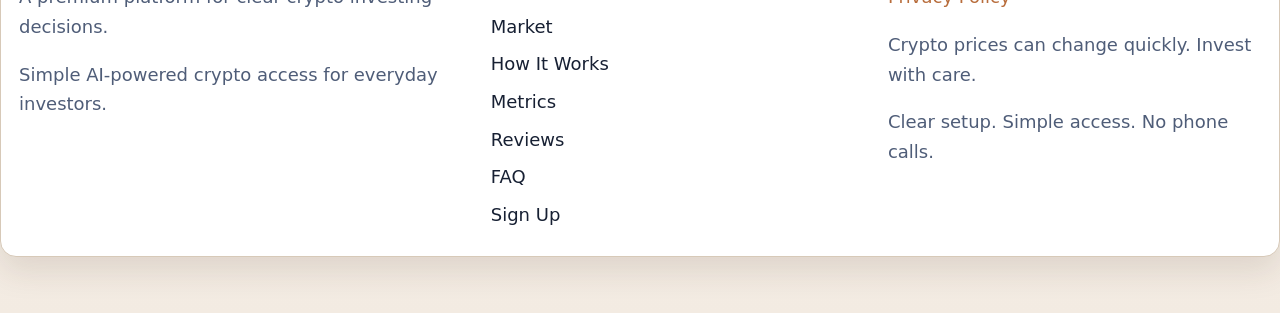
<file: sk/index.html>
<!doctype html>
<html lang="en">
<head>
  <meta charset="UTF-8" />
  <meta name="viewport" content="width=device-width, initial-scale=1.0" />
  <title>Velnor Peak | AI-Powered Crypto Investing Slovak</title>
  <meta name="description" content="Velnor Peak gives a clear way to start AI-powered crypto investing with simple steps, transparent metrics, and fast signup access for investors." />
  <link rel="canonical" href="https://velnorpeak.com/sk/index.html" />
  <link rel="alternate" hreflang="en" href="https://velnorpeak.com/index.html" />
<link rel="alternate" hreflang="de" href="https://velnorpeak.com/de/index.html" />
<link rel="alternate" hreflang="fr" href="https://velnorpeak.com/fr/index.html" />
<link rel="alternate" hreflang="es" href="https://velnorpeak.com/es/index.html" />
<link rel="alternate" hreflang="it" href="https://velnorpeak.com/it/index.html" />
<link rel="alternate" hreflang="tr" href="https://velnorpeak.com/tr/index.html" />
<link rel="alternate" hreflang="pt" href="https://velnorpeak.com/pt/index.html" />
<link rel="alternate" hreflang="jp" href="https://velnorpeak.com/jp/index.html" />
<link rel="alternate" hreflang="sk" href="https://velnorpeak.com/sk/index.html" />
<link rel="alternate" hreflang="be" href="https://velnorpeak.com/be/index.html" />
  <meta property="og:title" content="Velnor Peak | AI-Powered Crypto Investing Slovak" />
  <meta property="og:description" content="Velnor Peak gives a clear way to start AI-powered crypto investing with simple steps, transparent metrics, and fast signup access for investors." />
  <meta property="og:type" content="website" />
  <meta property="og:url" content="https://velnorpeak.com/sk/index.html" />
  <meta name="twitter:card" content="summary_large_image" />
  <meta name="twitter:title" content="Velnor Peak | AI-Powered Crypto Investing Slovak" />
  <meta name="twitter:description" content="Velnor Peak gives a clear way to start AI-powered crypto investing with simple steps, transparent metrics, and fast signup access for investors." />
  <link rel="stylesheet" href="../assets/style.css" />
</head>
<body>
<header>
  <div class="container header-inner">
    <a class="brand" href="../index.html">Velnor Peak</a>
    <nav class="desktop-nav" aria-label="Main navigation">
      <ul>
        <li><a href="#home">Home</a></li><li><a href="#market">Market</a></li><li><a href="#model">How It Works</a></li><li><a href="#metrics">Metrics</a></li><li><a href="#reviews">Reviews</a></li><li><a href="#faq">FAQ</a></li>
      </ul>
    </nav>
    <div class="header-right desktop-actions">
      <div class="lang">
        <button class="lang-active" aria-label="Current language">Slovak</button>
        <div class="lang-menu"><a href="../index.html"><svg width="18" height="12" viewBox="0 0 18 12" aria-hidden="true"><rect width="18" height="12" fill="#1f4aa8"/><path d="M0 5h18v2H0zM8 0h2v12H8z" fill="#fff"/><path d="M0 5.5h18v1H0zM8.5 0h1v12h-1z" fill="#d12f2f"/></svg> English</a>
<a href="../de/index.html"><svg width="18" height="12" viewBox="0 0 18 12" aria-hidden="true"><rect width="18" height="4" fill="#111"/><rect y="4" width="18" height="4" fill="#d12f2f"/><rect y="8" width="18" height="4" fill="#f0c541"/></svg> Deutsch</a>
<a href="../fr/index.html"><svg width="18" height="12" viewBox="0 0 18 12" aria-hidden="true"><rect width="6" height="12" fill="#1942a8"/><rect x="6" width="6" height="12" fill="#fff"/><rect x="12" width="6" height="12" fill="#d23030"/></svg> Français</a>
<a href="../es/index.html"><svg width="18" height="12" viewBox="0 0 18 12" aria-hidden="true"><rect width="18" height="12" fill="#f0c541"/><rect width="18" height="3" fill="#c61f1f"/><rect y="9" width="18" height="3" fill="#c61f1f"/></svg> Español</a>
<a href="../it/index.html"><svg width="18" height="12" viewBox="0 0 18 12" aria-hidden="true"><rect width="6" height="12" fill="#1f8e4a"/><rect x="6" width="6" height="12" fill="#fff"/><rect x="12" width="6" height="12" fill="#d63636"/></svg> Italiano</a>
<a href="../tr/index.html"><svg width="18" height="12" viewBox="0 0 18 12" aria-hidden="true"><rect width="18" height="12" fill="#c11f2f"/><circle cx="7" cy="6" r="3" fill="#fff"/><circle cx="8" cy="6" r="2.2" fill="#c11f2f"/><circle cx="11" cy="6" r="1" fill="#fff"/></svg> Türkçe</a>
<a href="../pt/index.html"><svg width="18" height="12" viewBox="0 0 18 12" aria-hidden="true"><rect width="7" height="12" fill="#1f8e4a"/><rect x="7" width="11" height="12" fill="#d12f2f"/><circle cx="7" cy="6" r="1.8" fill="#f2d058"/></svg> Português</a>
<a href="../jp/index.html"><svg width="18" height="12" viewBox="0 0 18 12" aria-hidden="true"><rect width="18" height="12" fill="#fff"/><circle cx="9" cy="6" r="3" fill="#d43b3b"/></svg> 日本語</a>
<a href="../sk/index.html"><svg width="18" height="12" viewBox="0 0 18 12" aria-hidden="true"><rect width="18" height="4" fill="#fff"/><rect y="4" width="18" height="4" fill="#2b5fb7"/><rect y="8" width="18" height="4" fill="#c93535"/></svg> Slovak</a>
<a href="../be/index.html"><svg width="18" height="12" viewBox="0 0 18 12" aria-hidden="true"><rect width="6" height="12" fill="#111"/><rect x="6" width="6" height="12" fill="#f0c541"/><rect x="12" width="6" height="12" fill="#d42e2e"/></svg> Nederlands (BE)</a></div>
      </div>
      <a href="#signup" class="btn">Sign Up</a>
    </div>
    <button class="mobile-toggle" aria-label="Open menu">☰</button>
  </div>
</header>
<div class="drawer-backdrop"></div>
<aside class="drawer" aria-label="Mobile menu">
  <button class="close" aria-label="Close menu">×</button>
  <nav><ul><li><a href="#home">Home</a></li><li><a href="#market">Market</a></li><li><a href="#model">How It Works</a></li><li><a href="#metrics">Metrics</a></li><li><a href="#reviews">Reviews</a></li><li><a href="#faq">FAQ</a></li></ul></nav>
  <div class="lang"><button class="lang-active">Slovak</button><div class="lang-menu"><a href="../index.html"><svg width="18" height="12" viewBox="0 0 18 12" aria-hidden="true"><rect width="18" height="12" fill="#1f4aa8"/><path d="M0 5h18v2H0zM8 0h2v12H8z" fill="#fff"/><path d="M0 5.5h18v1H0zM8.5 0h1v12h-1z" fill="#d12f2f"/></svg> English</a>
<a href="../de/index.html"><svg width="18" height="12" viewBox="0 0 18 12" aria-hidden="true"><rect width="18" height="4" fill="#111"/><rect y="4" width="18" height="4" fill="#d12f2f"/><rect y="8" width="18" height="4" fill="#f0c541"/></svg> Deutsch</a>
<a href="../fr/index.html"><svg width="18" height="12" viewBox="0 0 18 12" aria-hidden="true"><rect width="6" height="12" fill="#1942a8"/><rect x="6" width="6" height="12" fill="#fff"/><rect x="12" width="6" height="12" fill="#d23030"/></svg> Français</a>
<a href="../es/index.html"><svg width="18" height="12" viewBox="0 0 18 12" aria-hidden="true"><rect width="18" height="12" fill="#f0c541"/><rect width="18" height="3" fill="#c61f1f"/><rect y="9" width="18" height="3" fill="#c61f1f"/></svg> Español</a>
<a href="../it/index.html"><svg width="18" height="12" viewBox="0 0 18 12" aria-hidden="true"><rect width="6" height="12" fill="#1f8e4a"/><rect x="6" width="6" height="12" fill="#fff"/><rect x="12" width="6" height="12" fill="#d63636"/></svg> Italiano</a>
<a href="../tr/index.html"><svg width="18" height="12" viewBox="0 0 18 12" aria-hidden="true"><rect width="18" height="12" fill="#c11f2f"/><circle cx="7" cy="6" r="3" fill="#fff"/><circle cx="8" cy="6" r="2.2" fill="#c11f2f"/><circle cx="11" cy="6" r="1" fill="#fff"/></svg> Türkçe</a>
<a href="../pt/index.html"><svg width="18" height="12" viewBox="0 0 18 12" aria-hidden="true"><rect width="7" height="12" fill="#1f8e4a"/><rect x="7" width="11" height="12" fill="#d12f2f"/><circle cx="7" cy="6" r="1.8" fill="#f2d058"/></svg> Português</a>
<a href="../jp/index.html"><svg width="18" height="12" viewBox="0 0 18 12" aria-hidden="true"><rect width="18" height="12" fill="#fff"/><circle cx="9" cy="6" r="3" fill="#d43b3b"/></svg> 日本語</a>
<a href="../sk/index.html"><svg width="18" height="12" viewBox="0 0 18 12" aria-hidden="true"><rect width="18" height="4" fill="#fff"/><rect y="4" width="18" height="4" fill="#2b5fb7"/><rect y="8" width="18" height="4" fill="#c93535"/></svg> Slovak</a>
<a href="../be/index.html"><svg width="18" height="12" viewBox="0 0 18 12" aria-hidden="true"><rect width="6" height="12" fill="#111"/><rect x="6" width="6" height="12" fill="#f0c541"/><rect x="12" width="6" height="12" fill="#d42e2e"/></svg> Nederlands (BE)</a></div></div>
  <a href="#signup" class="btn">Sign Up</a>
</aside>

<main>
<section id="home" class="section light">
  <div class="container hero-grid">
    <div class="hero-panel">
      <h1>AI-Powered Crypto Investing With Clear Steps</h1>
      <p>Velnor Peak is a simple way to access crypto investing guided by AI tools. The market is moving fast as digital payments and blockchain use grow. You get a clear process, live signals, and transparent tracking. After you sign up, you get instant access to the next steps.</p>
      <div class="performance-block visual-card">
        <div class="performance-head">Historical outcome range during favorable periods</div>
        <div class="performance-split">
          <div class="performance-metric"><strong>8–15%</strong><span>Monthly range</span></div>
          <div class="performance-metric"><strong>80–200%</strong><span>Annual range</span></div>
        </div>
        <p class="performance-note">Returns depend on market conditions. Not guaranteed.</p>
      </div>
    </div>
    <form class="form-card" id="signup" aria-label="Lead form">
      <h3 class="form-title">Start in minutes</h3>
      <p class="form-sub">Sign up once to unlock setup steps and platform access.</p>
      <div class="field"><label for="name1">Full Name</label><input id="name1" placeholder="Enter your full name" required /></div>
      <div class="field"><label for="email1">Professional Email</label><input id="email1" type="email" placeholder="Enter your email" required /></div>
      <div class="field"><label for="phone1">Phone Number</label><input id="phone1" type="tel" placeholder="Enter your phone number" required /></div>
      <button class="btn" type="submit">Sign Up</button>
      <p class="form-msg muted">No calls. Clear flow. Optional email confirmation only.</p>
    </form>
  </div>
</section>

<section id="market" class="section dark"><div class="container">
  <h2 class="section-title">Why AI crypto investing matters now</h2>
  <p class="section-intro">Crypto markets run all day, every day. AI helps spot patterns faster than manual tracking.</p>
  <div class="card-grid">
    <article class="card"><h3>Always-On Market</h3><p>Prices change every minute, creating frequent entry and exit windows.</p><small class="muted">You get more active opportunities.</small></article>
    <article class="card"><h3>Data Growth</h3><p>More market data means better signal quality for AI-driven decisions.</p><small class="muted">Better context can reduce guesswork.</small></article>
    <article class="card"><h3>Access Shift</h3><p>Retail tools are stronger now, giving simpler access than before.</p><small class="muted">You can act from one dashboard.</small></article>
  </div>
  <p>What it means: the timing is better for clear, guided crypto investing.</p>
</div></section>

<section id="model" class="section light"><div class="container">
  <h2>How it works in simple steps</h2>
  <p class="section-intro">Here is the model behind our AI-powered crypto investing flow. Each step is clear and visible.</p>
  <div class="model-grid">
    <article class="card"><h3>Track Markets</h3><p>AI watches market moves and checks volume, momentum, and trend strength.</p></article>
    <article class="card"><h3>Rank Setups</h3><p>Setups are scored by quality, timing, and possible downside range.</p></article>
    <article class="card"><h3>Apply Filters</h3><p>Weak setups are removed so only stronger ideas stay visible.</p></article>
    <article class="card"><h3>Confirm Action</h3><p>You review options and choose actions with clear context shown.</p></article>
  </div>
  <p>Investor gain: less noise, faster choices, and clear execution logic.</p>
</div></section>

<section class="section dark"><div class="container">
  <h2>Fast 24H setup process</h2>
  <p class="section-intro">The onboarding flow is short and practical. You can complete setup in one day.</p>
  <div class="process-grid">
    <article class="process-card"><p class="process-step-time">5 Minute</p><h4>Create account</h4><p>Enter your details and confirm your email.</p></article>
    <article class="process-card"><p class="process-step-time">1–6 Hour</p><h4>Verify profile</h4><p>Complete identity checks and secure login setup.</p></article>
    <article class="process-card"><p class="process-step-time">6–12 Hour</p><h4>Open dashboard</h4><p>Review options and risk notes in plain language.</p></article>
    <article class="process-card"><p class="process-step-time">12–24 Hour</p><h4>Activate access</h4><p>Choose your path and start tracking signals.</p></article>
  </div>
  <p class="process-note">Most people finish setup in 24 hours.</p>
  <p>After you sign up, you will see a clear setup checklist.</p>
</div></section>

<section id="metrics" class="section light"><div class="container">
  <h2>Performance snapshot</h2>
  <p class="section-intro">These metrics show how AI-powered crypto investing can perform in active cycles. They are references, not promises.</p>
  <div class="metric-grid">
    <article class="metric-card visual-card"><h4>Signal Win Rate</h4><div class="chart-bars"><div class="bar-row"><span>AI model</span><div class="bar-track"><div class="bar-fill" style="width:68%"></div></div><strong>68%</strong></div><div class="bar-row"><span>Manual picks</span><div class="bar-track"><div class="bar-fill" style="width:47%"></div></div><strong>47%</strong></div></div><p>Meaning: AI signals found more valid setups than manual scanning.</p><p>Investor gain: better chance of timely entries.</p></article>
    <article class="metric-card visual-card"><h4>Cycle Return Mix</h4><div class="chart-bars"><div class="bar-row"><span>Defensive</span><div class="bar-track"><div class="bar-fill" style="width:30%"></div></div><strong>30%</strong></div><div class="bar-row"><span>Core</span><div class="bar-track"><div class="bar-fill" style="width:45%"></div></div><strong>45%</strong></div><div class="bar-row"><span>Momentum</span><div class="bar-track"><div class="bar-fill" style="width:25%"></div></div><strong>25%</strong></div></div><p>Meaning: returns came from balanced setup types, not one single bet.</p><p>Investor gain: broader opportunity exposure.</p></article>
  </div>
</div></section>

<section class="section dark"><div class="container">
  <h2>Insights that drive outcomes</h2>
  <p class="section-intro">Three drivers shape outcomes in AI-powered crypto investing. We track each driver daily.</p>
  <div class="insight-grid">
    <article class="visual-card"><h4>Flow Pressure</h4><p>Measures fresh buying versus selling in key coins.</p><p>Investor gain: clearer trend direction before sharp moves.</p></article>
    <article class="visual-card"><h4>Volatility Window</h4><p>Shows when price swings are wide enough for active entries.</p><p>Investor gain: timing improves with wider signal windows.</p></article>
    <article class="visual-card"><h4>Sentiment Shift</h4><p>Tracks public mood changes from fear to confidence.</p><p>Investor gain: early context before crowd reactions.</p></article>
  </div>
  <p>What it means: returns are often driven by timing plus disciplined filtering.</p>
</div></section>

<section class="section light"><div class="container">
  <h2>Simple risk view</h2>
  <p class="section-intro">Every investment has risk. We show risks in plain language so you know what could go wrong.</p>
  <div class="risk-grid">
    <article class="card"><h3>Price Swings</h3><p>Crypto can move fast both up and down in short periods.</p><small class="muted">Use clear position sizing.</small></article>
    <article class="card"><h3>News Shock</h3><p>Policy or exchange news can shift prices quickly.</p><small class="muted">Diversified signal sets help.</small></article>
    <article class="card"><h3>False Signals</h3><p>Some setups fail even with strong data filters.</p><small class="muted">Rules limit emotional decisions.</small></article>
  </div>
  <p>How we reduce risk: filter quality, capped exposure, and transparent tracking.</p>
</div></section>

<section id="reviews" class="section dark"><div class="container">
  <h2>Investor reviews</h2>
  <p class="section-intro">People value the clear flow, simple dashboard, and faster understanding of crypto investing.</p>
  <div class="review-grid">
    <article class="review-card"><div class="review-head"><span class="avatar">AM</span><span>Anna Meyer</span><span class="verified">VERIFIED</span></div><p>Product Lead · Berlin</p><p>“I finally understand what I am doing. The steps are clear.”</p></article>
    <article class="review-card"><div class="review-head"><span class="avatar">RJ</span><span>Ravi Jain</span><span class="verified">VERIFIED</span></div><p>Consultant · Madrid</p><p>“The setup took one evening. I liked the transparent signal view.”</p></article>
    <article class="review-card"><div class="review-head"><span class="avatar">LT</span><span>Lina Tran</span><span class="verified">VERIFIED</span></div><p>Designer · Milan</p><p>“No pressure and no calls. Just a clean way to start.”</p></article>
    <article class="review-card"><div class="review-head"><span class="avatar">DK</span><span>David Klein</span><span class="verified">VERIFIED</span></div><p>Engineer · Lisbon</p><p>“I can review options quickly and decide with confidence.”</p></article>
  </div>
</div></section>

<section id="faq" class="section light"><div class="container">
  <h2>FAQ</h2>
  <p class="section-intro">Quick answers remove common doubts before you sign up.</p>
  <div class="faq-list">
    <article class="faq-item open"><button>What is AI-powered crypto investing?<span>+</span></button><div class="faq-panel"><p>It uses software to scan markets and show clear opportunities.</p></div></article>
    <article class="faq-item"><button>Do I need technical skills?<span>+</span></button><div class="faq-panel"><p>No. You see plain-language steps and easy setup actions.</p></div></article>
    <article class="faq-item"><button>How fast can I start?<span>+</span></button><div class="faq-panel"><p>Most people finish onboarding in 24 hours.</p></div></article>
    <article class="faq-item"><button>Are returns guaranteed?<span>+</span></button><div class="faq-panel"><p>No. Markets change and returns depend on conditions.</p></div></article>
    <article class="faq-item"><button>Can I review risks clearly?<span>+</span></button><div class="faq-panel"><p>Yes. Risk notes explain main downside scenarios in simple words.</p></div></article>
    <article class="faq-item"><button>What happens after Sign Up?<span>+</span></button><div class="faq-panel"><p>After you sign up, you can review the options and choose what to do next.</p></div></article>
    <article class="faq-item"><button>Will someone call me?<span>+</span></button><div class="faq-panel"><p>No calls. We may send a short email to confirm your details.</p></div></article>
  </div>
</div></section>

<section class="section dark"><div class="container hero-grid">
  <div>
    <h2>Start your AI-powered crypto investing journey</h2>
    <p>You now know what this is, why now, how it works, and the key risks. Sign up to access the next steps and set up quickly.</p>
    <p>After you sign up, you will see a clear setup checklist.</p>
  </div>
  <form class="form-card" aria-label="Final signup form">
      <h3 class="form-title">Ready to begin</h3>
      <p class="form-sub">One form. Clear setup. Transparent next actions.</p>
      <div class="field"><label for="name2">Full Name</label><input id="name2" placeholder="Enter your full name" required /></div>
      <div class="field"><label for="email2">Professional Email</label><input id="email2" type="email" placeholder="Enter your email" required /></div>
      <div class="field"><label for="phone2">Phone Number</label><input id="phone2" type="tel" placeholder="Enter your phone number" required /></div>
      <button class="btn" type="submit">Sign Up</button>
      <p class="form-msg muted">After sign up, next steps appear instantly.</p>
  </form>
</div></section>
</main>

<footer><div class="container footer-grid footer-panel">
  <div><h4>Velnor Peak</h4><p>A premium platform for clear crypto investing decisions.</p><p>Simple AI-powered crypto access for everyday investors.</p></div>
  <div class="footer-links"><h4>Navigation</h4><a href="#home">Home</a><a href="#market">Market</a><a href="#model">How It Works</a><a href="#metrics">Metrics</a><a href="#reviews">Reviews</a><a href="#faq">FAQ</a><a href="#signup">Sign Up</a></div>
  <div><h4>Legal & Trust</h4><p><a href="#" data-open-policy>Privacy Policy</a></p><p>Crypto prices can change quickly. Invest with care.</p><p>Clear setup. Simple access. No phone calls.</p></div>
</div></footer>

<div class="modal" id="privacyModal" role="dialog" aria-modal="true" aria-label="Privacy policy">
  <article class="card modal-card">
    <div class="modal-head"><h3>Privacy Policy</h3><button class="modal-close" data-close-policy aria-label="Close policy">×</button></div>
    <p><strong>Introduction:</strong> We explain data use in clear language.</p>
    <p><strong>Data collection:</strong> We collect name, email, phone, and usage events.</p>
    <p><strong>Legal basis:</strong> We process data for service delivery and user consent.</p>
    <p><strong>Cookies:</strong> Cookies support login security and analytics improvements.</p>
    <p><strong>Retention:</strong> Data is stored only as long as needed.</p>
    <p><strong>Third-party sharing:</strong> Trusted providers help with hosting and messaging.</p>
    <p><strong>Security:</strong> We use encryption and role-based internal access.</p>
    <p><strong>User rights:</strong> You can request access, correction, export, or deletion.</p>
    <p><strong>International transfers:</strong> Some processing may happen outside your country with safeguards.</p>
    <p><strong>Industry risk disclosure:</strong> Digital asset markets are volatile and outcomes are uncertain.</p>
    <p><strong>Contact:</strong> privacy@velnorpeak.com</p>
    <div class="modal-foot"><button class="btn" data-close-policy type="button">Close</button></div>
  </article>
</div>

<script type="application/ld+json">{"@context":"https://schema.org","@type":"Organization","name":"Velnor Peak","url":"https://velnorpeak.com"}</script>
<script type="application/ld+json">{"@context":"https://schema.org","@type":"WebSite","name":"Velnor Peak","url":"https://velnorpeak.com/sk/index.html"}</script>
<script type="application/ld+json">{"@context":"https://schema.org","@type":"FAQPage","mainEntity":[{"@type":"Question","name":"What is AI-powered crypto investing?","acceptedAnswer":{"@type":"Answer","text":"It uses software to scan markets and show clear opportunities."}},{"@type":"Question","name":"How fast can I start?","acceptedAnswer":{"@type":"Answer","text":"Most people finish onboarding in 24 hours."}}]}</script>
<script type="application/ld+json">{"@context":"https://schema.org","@type":"Review","author":{"@type":"Person","name":"Anna Meyer"},"reviewBody":"I finally understand what I am doing. The steps are clear.","itemReviewed":{"@type":"Organization","name":"Velnor Peak"}}</script>
<script defer src="../assets/app.js"></script>
</body>
</html>
</file>
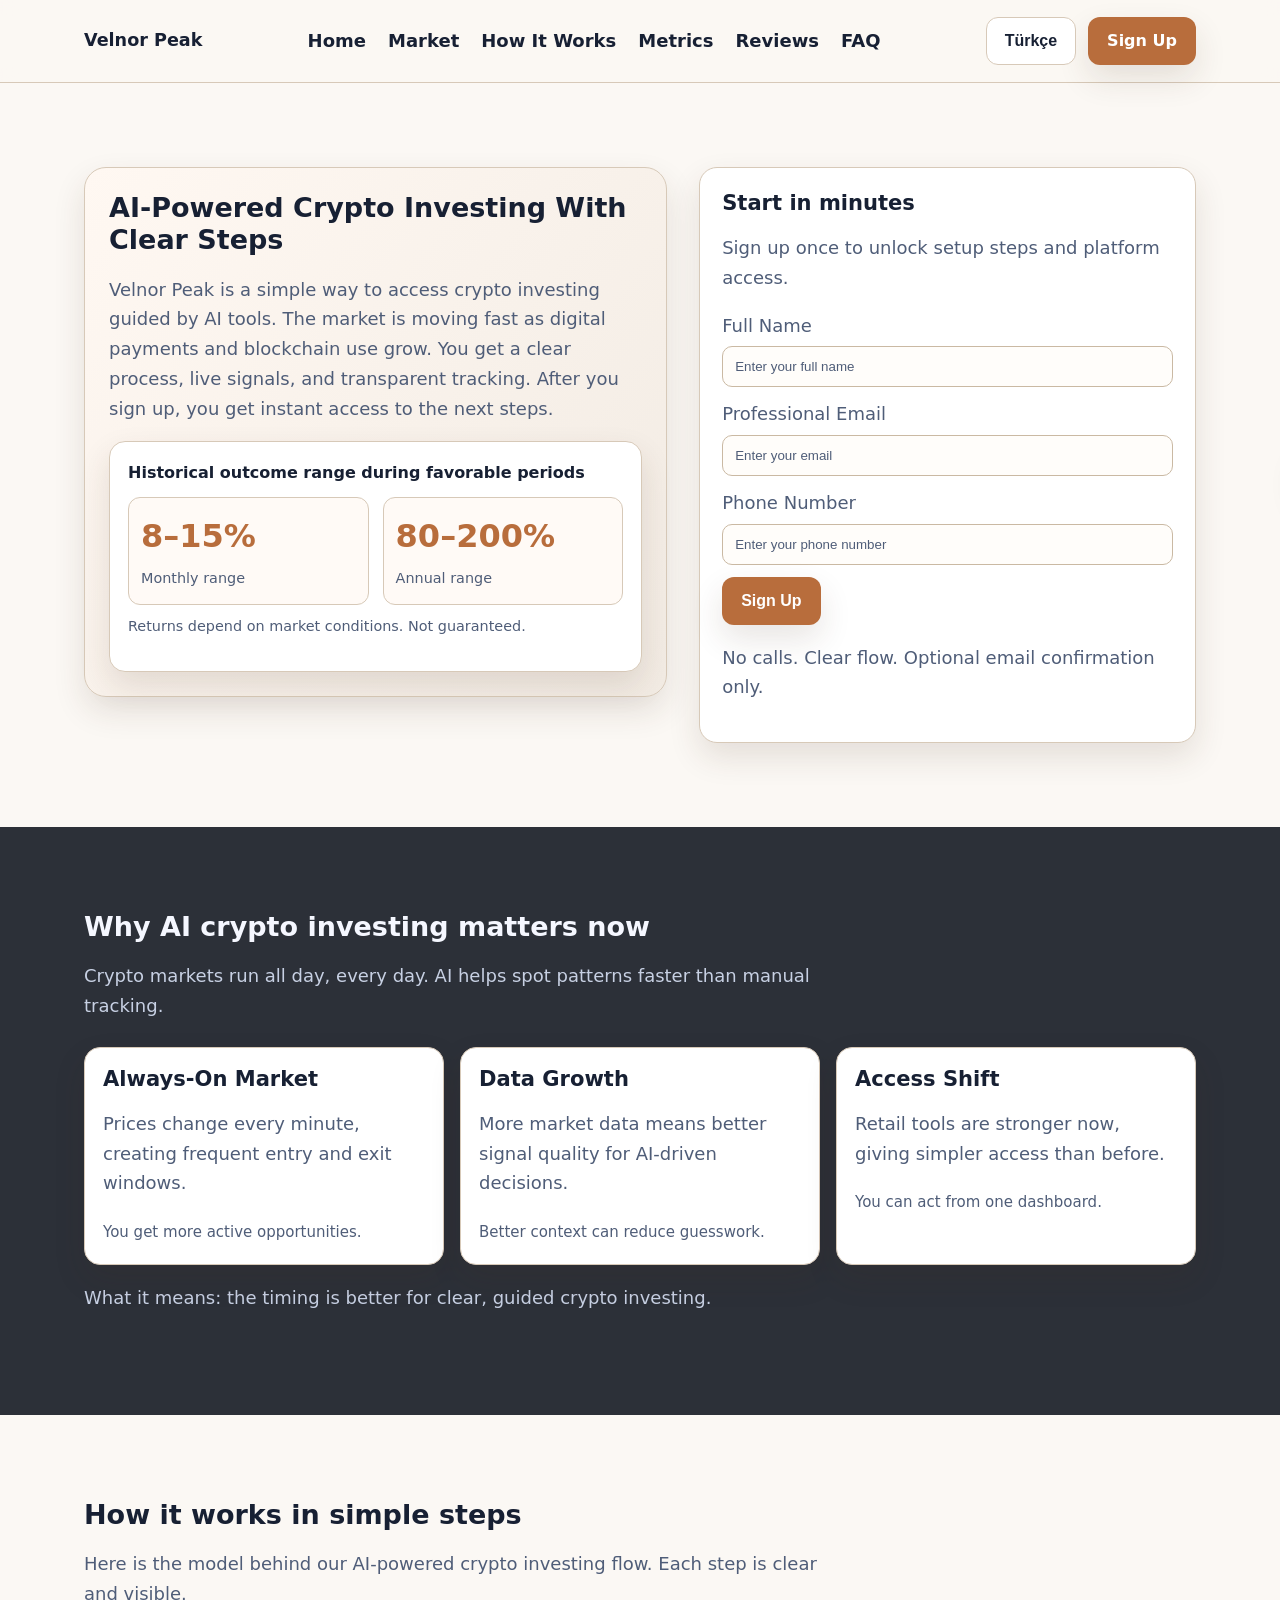
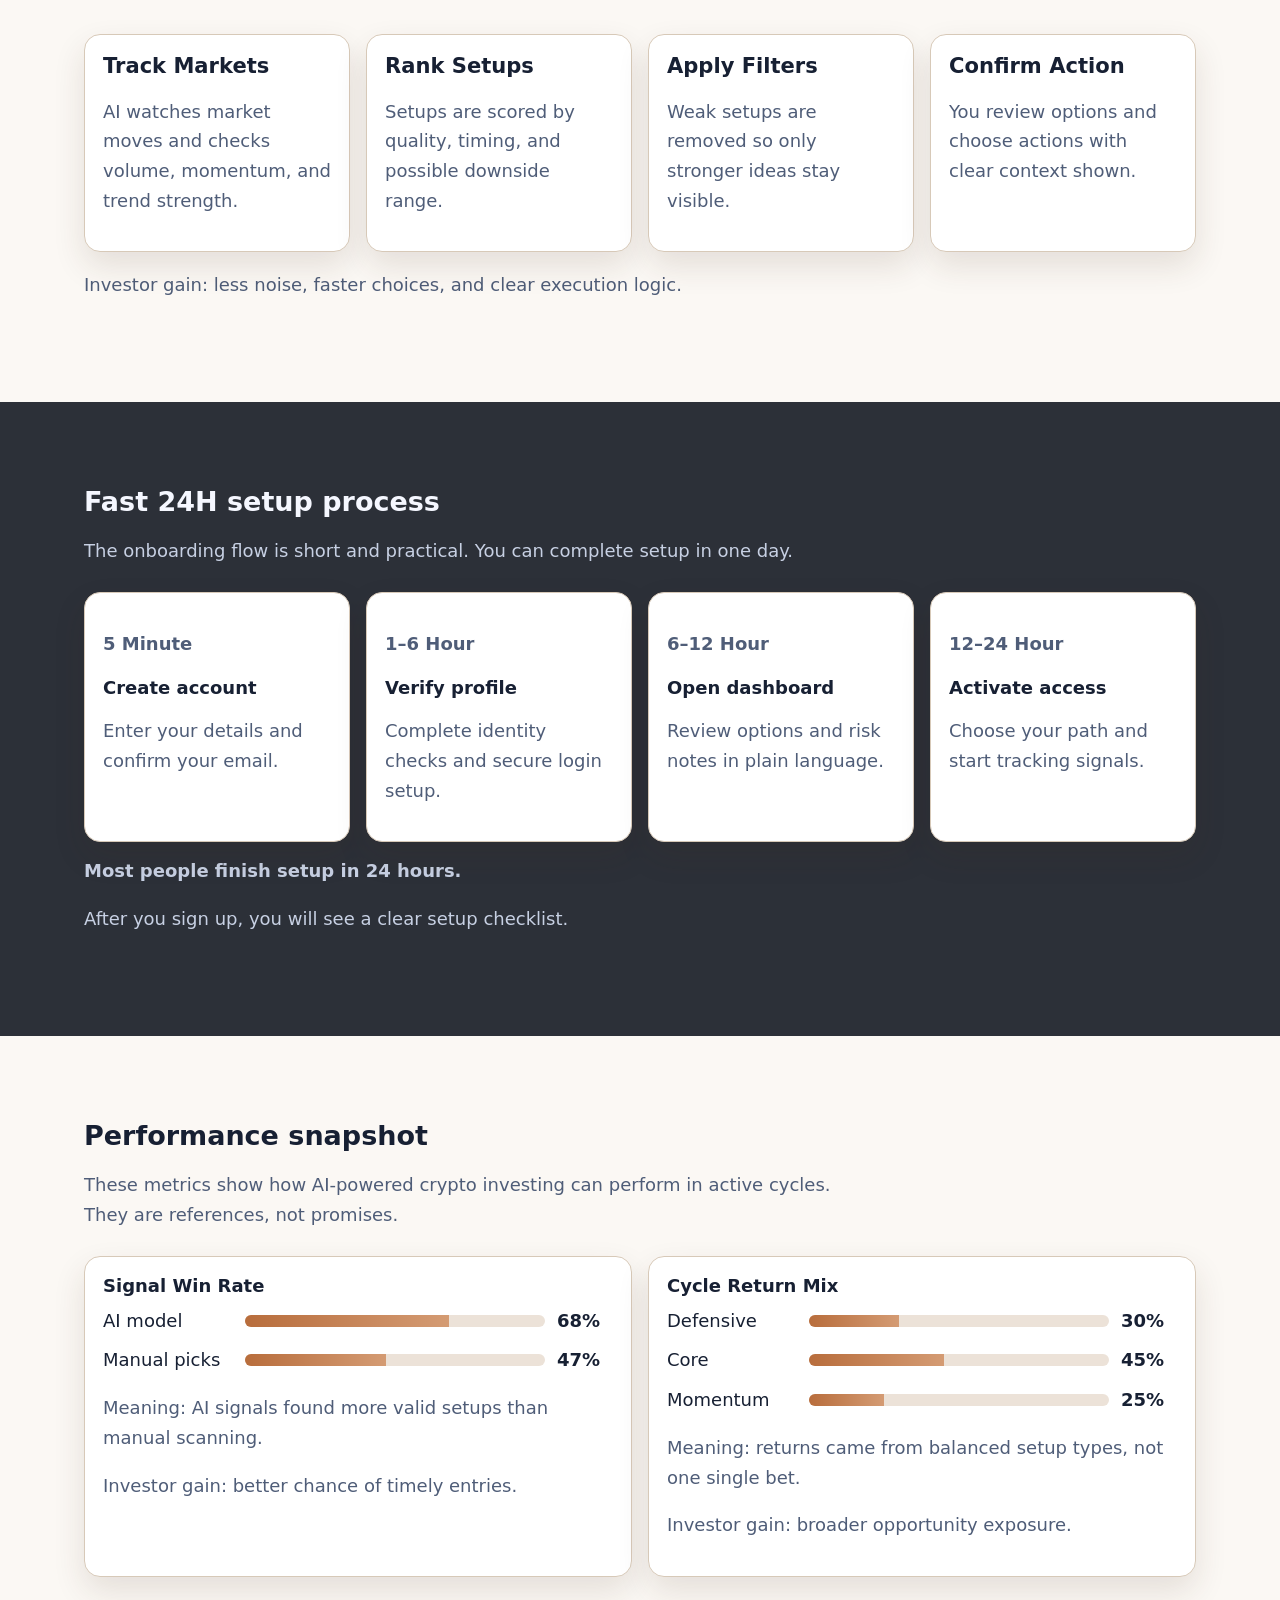
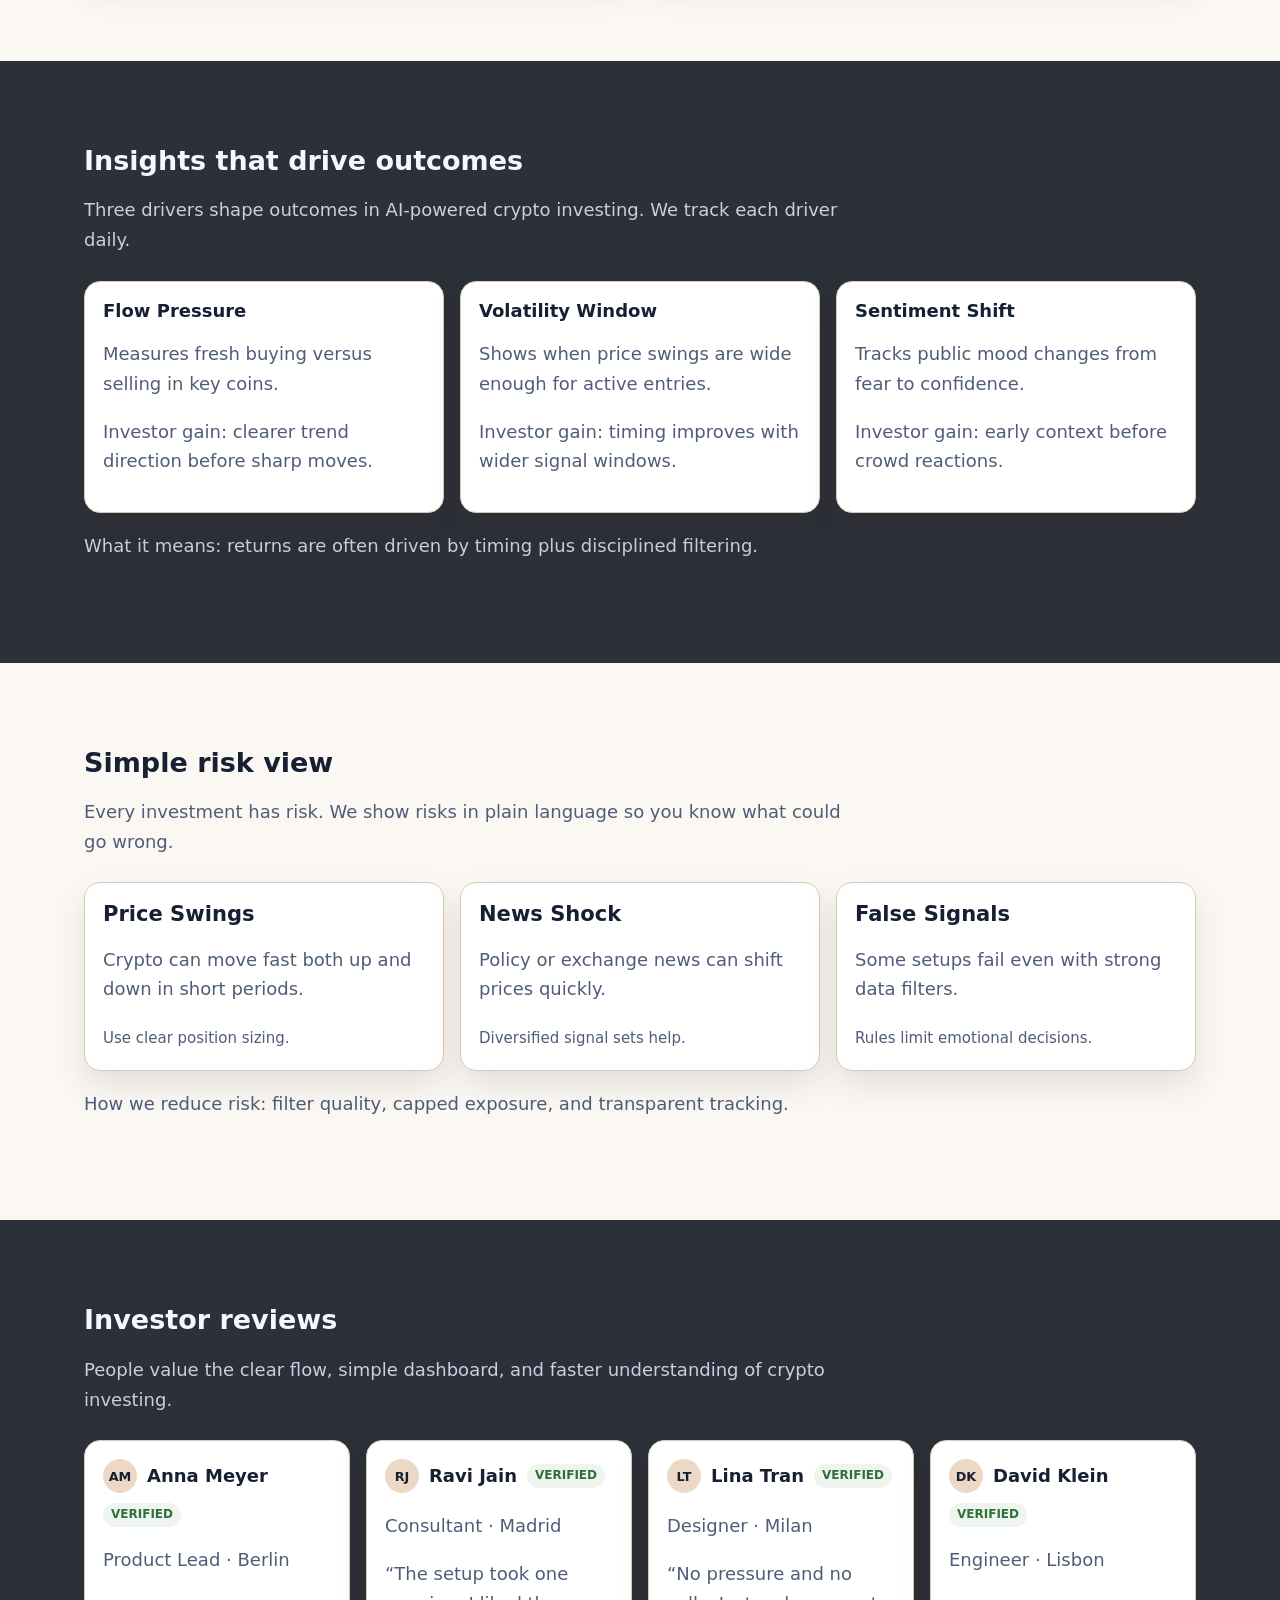
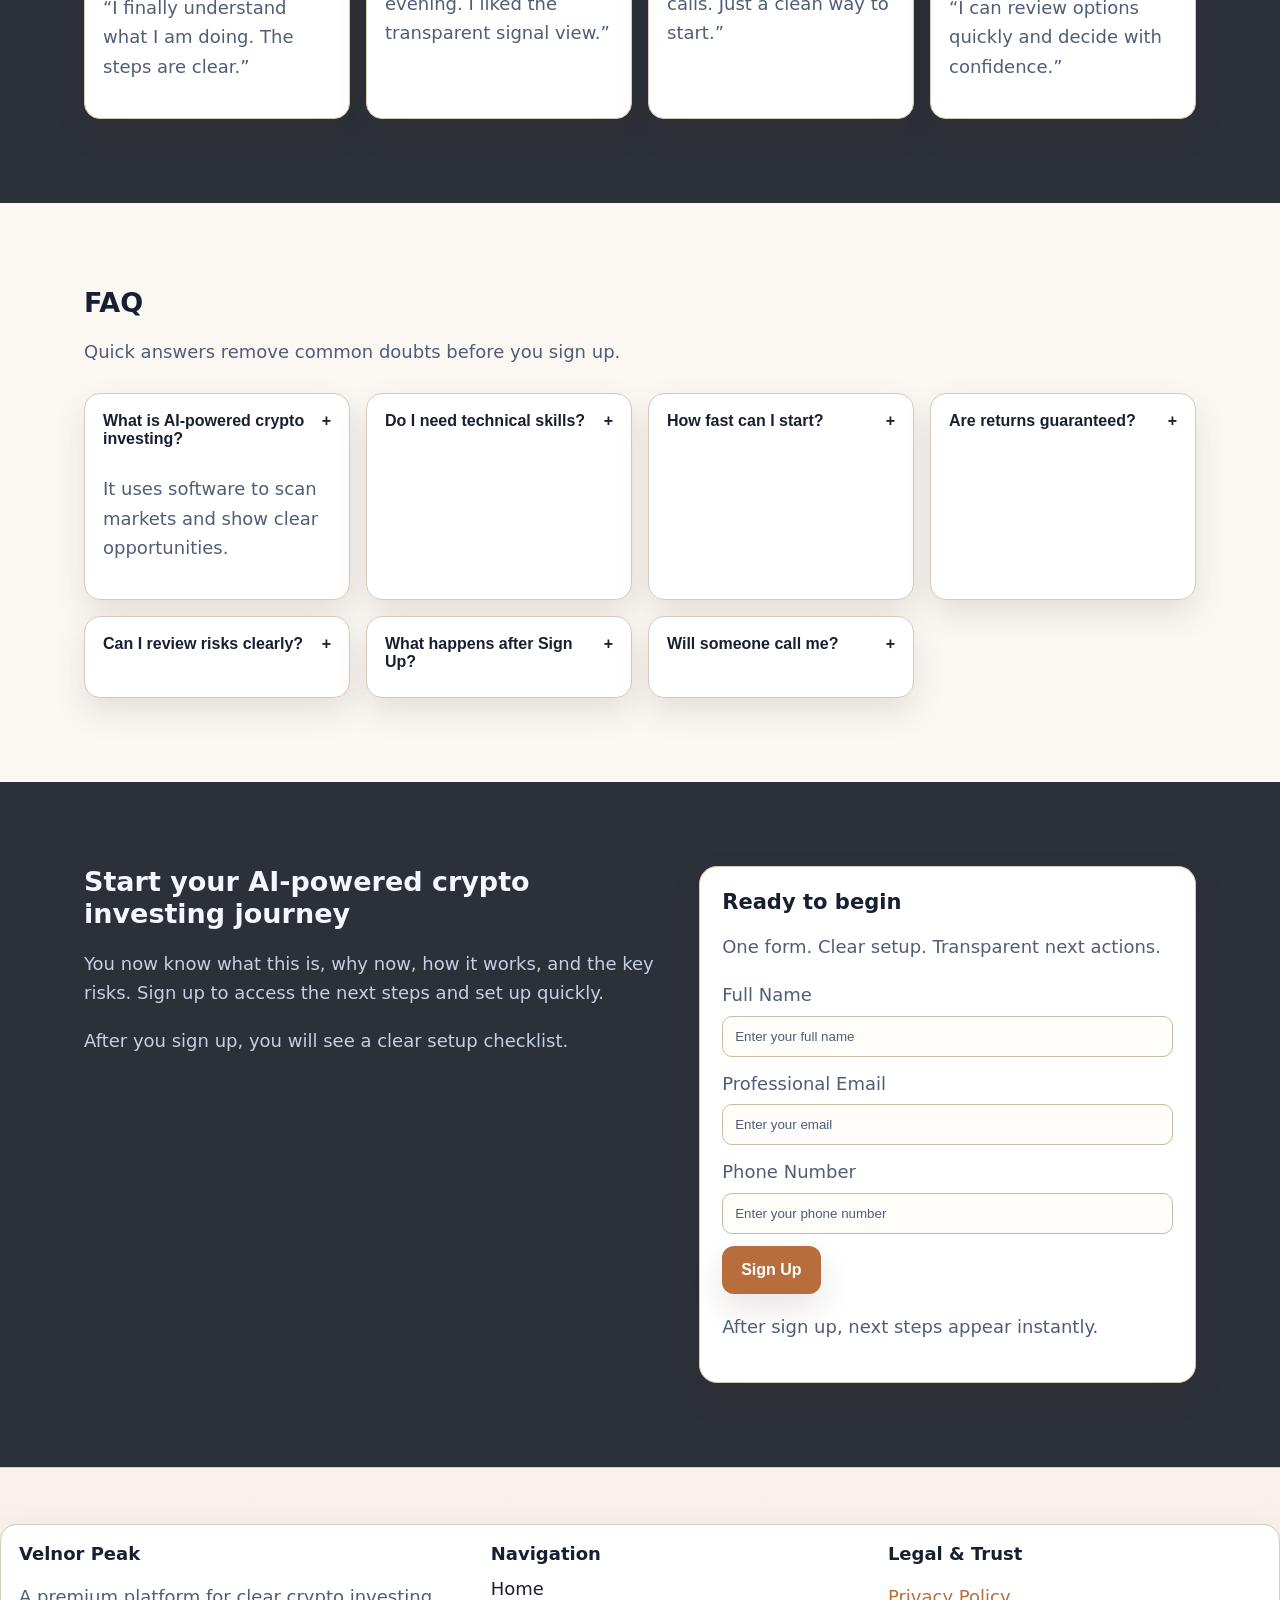
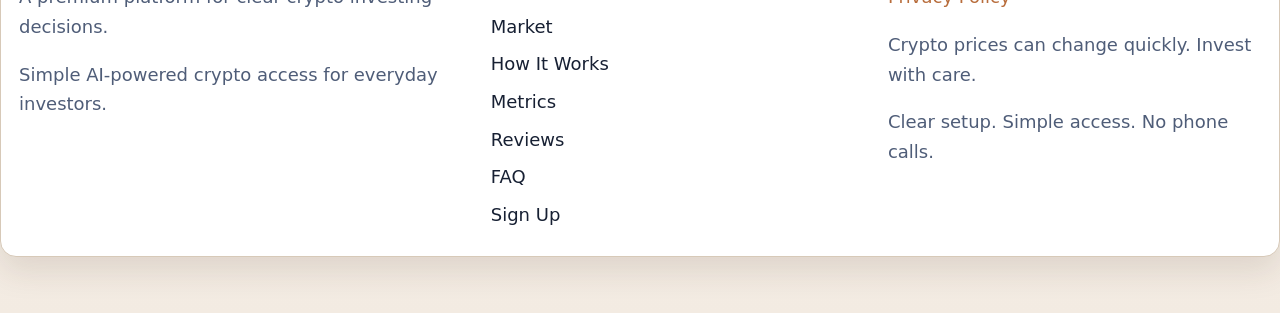
<file: tr/index.html>
<!doctype html>
<html lang="en">
<head>
  <meta charset="UTF-8" />
  <meta name="viewport" content="width=device-width, initial-scale=1.0" />
  <title>Velnor Peak | AI-Powered Crypto Investing Türkçe</title>
  <meta name="description" content="Velnor Peak gives a clear way to start AI-powered crypto investing with simple steps, transparent metrics, and fast signup access for investors." />
  <link rel="canonical" href="https://velnorpeak.com/tr/index.html" />
  <link rel="alternate" hreflang="en" href="https://velnorpeak.com/index.html" />
<link rel="alternate" hreflang="de" href="https://velnorpeak.com/de/index.html" />
<link rel="alternate" hreflang="fr" href="https://velnorpeak.com/fr/index.html" />
<link rel="alternate" hreflang="es" href="https://velnorpeak.com/es/index.html" />
<link rel="alternate" hreflang="it" href="https://velnorpeak.com/it/index.html" />
<link rel="alternate" hreflang="tr" href="https://velnorpeak.com/tr/index.html" />
<link rel="alternate" hreflang="pt" href="https://velnorpeak.com/pt/index.html" />
<link rel="alternate" hreflang="jp" href="https://velnorpeak.com/jp/index.html" />
<link rel="alternate" hreflang="sk" href="https://velnorpeak.com/sk/index.html" />
<link rel="alternate" hreflang="be" href="https://velnorpeak.com/be/index.html" />
  <meta property="og:title" content="Velnor Peak | AI-Powered Crypto Investing Türkçe" />
  <meta property="og:description" content="Velnor Peak gives a clear way to start AI-powered crypto investing with simple steps, transparent metrics, and fast signup access for investors." />
  <meta property="og:type" content="website" />
  <meta property="og:url" content="https://velnorpeak.com/tr/index.html" />
  <meta name="twitter:card" content="summary_large_image" />
  <meta name="twitter:title" content="Velnor Peak | AI-Powered Crypto Investing Türkçe" />
  <meta name="twitter:description" content="Velnor Peak gives a clear way to start AI-powered crypto investing with simple steps, transparent metrics, and fast signup access for investors." />
  <link rel="stylesheet" href="../assets/style.css" />
</head>
<body>
<header>
  <div class="container header-inner">
    <a class="brand" href="../index.html">Velnor Peak</a>
    <nav class="desktop-nav" aria-label="Main navigation">
      <ul>
        <li><a href="#home">Home</a></li><li><a href="#market">Market</a></li><li><a href="#model">How It Works</a></li><li><a href="#metrics">Metrics</a></li><li><a href="#reviews">Reviews</a></li><li><a href="#faq">FAQ</a></li>
      </ul>
    </nav>
    <div class="header-right desktop-actions">
      <div class="lang">
        <button class="lang-active" aria-label="Current language">Türkçe</button>
        <div class="lang-menu"><a href="../index.html"><svg width="18" height="12" viewBox="0 0 18 12" aria-hidden="true"><rect width="18" height="12" fill="#1f4aa8"/><path d="M0 5h18v2H0zM8 0h2v12H8z" fill="#fff"/><path d="M0 5.5h18v1H0zM8.5 0h1v12h-1z" fill="#d12f2f"/></svg> English</a>
<a href="../de/index.html"><svg width="18" height="12" viewBox="0 0 18 12" aria-hidden="true"><rect width="18" height="4" fill="#111"/><rect y="4" width="18" height="4" fill="#d12f2f"/><rect y="8" width="18" height="4" fill="#f0c541"/></svg> Deutsch</a>
<a href="../fr/index.html"><svg width="18" height="12" viewBox="0 0 18 12" aria-hidden="true"><rect width="6" height="12" fill="#1942a8"/><rect x="6" width="6" height="12" fill="#fff"/><rect x="12" width="6" height="12" fill="#d23030"/></svg> Français</a>
<a href="../es/index.html"><svg width="18" height="12" viewBox="0 0 18 12" aria-hidden="true"><rect width="18" height="12" fill="#f0c541"/><rect width="18" height="3" fill="#c61f1f"/><rect y="9" width="18" height="3" fill="#c61f1f"/></svg> Español</a>
<a href="../it/index.html"><svg width="18" height="12" viewBox="0 0 18 12" aria-hidden="true"><rect width="6" height="12" fill="#1f8e4a"/><rect x="6" width="6" height="12" fill="#fff"/><rect x="12" width="6" height="12" fill="#d63636"/></svg> Italiano</a>
<a href="../tr/index.html"><svg width="18" height="12" viewBox="0 0 18 12" aria-hidden="true"><rect width="18" height="12" fill="#c11f2f"/><circle cx="7" cy="6" r="3" fill="#fff"/><circle cx="8" cy="6" r="2.2" fill="#c11f2f"/><circle cx="11" cy="6" r="1" fill="#fff"/></svg> Türkçe</a>
<a href="../pt/index.html"><svg width="18" height="12" viewBox="0 0 18 12" aria-hidden="true"><rect width="7" height="12" fill="#1f8e4a"/><rect x="7" width="11" height="12" fill="#d12f2f"/><circle cx="7" cy="6" r="1.8" fill="#f2d058"/></svg> Português</a>
<a href="../jp/index.html"><svg width="18" height="12" viewBox="0 0 18 12" aria-hidden="true"><rect width="18" height="12" fill="#fff"/><circle cx="9" cy="6" r="3" fill="#d43b3b"/></svg> 日本語</a>
<a href="../sk/index.html"><svg width="18" height="12" viewBox="0 0 18 12" aria-hidden="true"><rect width="18" height="4" fill="#fff"/><rect y="4" width="18" height="4" fill="#2b5fb7"/><rect y="8" width="18" height="4" fill="#c93535"/></svg> Slovak</a>
<a href="../be/index.html"><svg width="18" height="12" viewBox="0 0 18 12" aria-hidden="true"><rect width="6" height="12" fill="#111"/><rect x="6" width="6" height="12" fill="#f0c541"/><rect x="12" width="6" height="12" fill="#d42e2e"/></svg> Nederlands (BE)</a></div>
      </div>
      <a href="#signup" class="btn">Sign Up</a>
    </div>
    <button class="mobile-toggle" aria-label="Open menu">☰</button>
  </div>
</header>
<div class="drawer-backdrop"></div>
<aside class="drawer" aria-label="Mobile menu">
  <button class="close" aria-label="Close menu">×</button>
  <nav><ul><li><a href="#home">Home</a></li><li><a href="#market">Market</a></li><li><a href="#model">How It Works</a></li><li><a href="#metrics">Metrics</a></li><li><a href="#reviews">Reviews</a></li><li><a href="#faq">FAQ</a></li></ul></nav>
  <div class="lang"><button class="lang-active">Türkçe</button><div class="lang-menu"><a href="../index.html"><svg width="18" height="12" viewBox="0 0 18 12" aria-hidden="true"><rect width="18" height="12" fill="#1f4aa8"/><path d="M0 5h18v2H0zM8 0h2v12H8z" fill="#fff"/><path d="M0 5.5h18v1H0zM8.5 0h1v12h-1z" fill="#d12f2f"/></svg> English</a>
<a href="../de/index.html"><svg width="18" height="12" viewBox="0 0 18 12" aria-hidden="true"><rect width="18" height="4" fill="#111"/><rect y="4" width="18" height="4" fill="#d12f2f"/><rect y="8" width="18" height="4" fill="#f0c541"/></svg> Deutsch</a>
<a href="../fr/index.html"><svg width="18" height="12" viewBox="0 0 18 12" aria-hidden="true"><rect width="6" height="12" fill="#1942a8"/><rect x="6" width="6" height="12" fill="#fff"/><rect x="12" width="6" height="12" fill="#d23030"/></svg> Français</a>
<a href="../es/index.html"><svg width="18" height="12" viewBox="0 0 18 12" aria-hidden="true"><rect width="18" height="12" fill="#f0c541"/><rect width="18" height="3" fill="#c61f1f"/><rect y="9" width="18" height="3" fill="#c61f1f"/></svg> Español</a>
<a href="../it/index.html"><svg width="18" height="12" viewBox="0 0 18 12" aria-hidden="true"><rect width="6" height="12" fill="#1f8e4a"/><rect x="6" width="6" height="12" fill="#fff"/><rect x="12" width="6" height="12" fill="#d63636"/></svg> Italiano</a>
<a href="../tr/index.html"><svg width="18" height="12" viewBox="0 0 18 12" aria-hidden="true"><rect width="18" height="12" fill="#c11f2f"/><circle cx="7" cy="6" r="3" fill="#fff"/><circle cx="8" cy="6" r="2.2" fill="#c11f2f"/><circle cx="11" cy="6" r="1" fill="#fff"/></svg> Türkçe</a>
<a href="../pt/index.html"><svg width="18" height="12" viewBox="0 0 18 12" aria-hidden="true"><rect width="7" height="12" fill="#1f8e4a"/><rect x="7" width="11" height="12" fill="#d12f2f"/><circle cx="7" cy="6" r="1.8" fill="#f2d058"/></svg> Português</a>
<a href="../jp/index.html"><svg width="18" height="12" viewBox="0 0 18 12" aria-hidden="true"><rect width="18" height="12" fill="#fff"/><circle cx="9" cy="6" r="3" fill="#d43b3b"/></svg> 日本語</a>
<a href="../sk/index.html"><svg width="18" height="12" viewBox="0 0 18 12" aria-hidden="true"><rect width="18" height="4" fill="#fff"/><rect y="4" width="18" height="4" fill="#2b5fb7"/><rect y="8" width="18" height="4" fill="#c93535"/></svg> Slovak</a>
<a href="../be/index.html"><svg width="18" height="12" viewBox="0 0 18 12" aria-hidden="true"><rect width="6" height="12" fill="#111"/><rect x="6" width="6" height="12" fill="#f0c541"/><rect x="12" width="6" height="12" fill="#d42e2e"/></svg> Nederlands (BE)</a></div></div>
  <a href="#signup" class="btn">Sign Up</a>
</aside>

<main>
<section id="home" class="section light">
  <div class="container hero-grid">
    <div class="hero-panel">
      <h1>AI-Powered Crypto Investing With Clear Steps</h1>
      <p>Velnor Peak is a simple way to access crypto investing guided by AI tools. The market is moving fast as digital payments and blockchain use grow. You get a clear process, live signals, and transparent tracking. After you sign up, you get instant access to the next steps.</p>
      <div class="performance-block visual-card">
        <div class="performance-head">Historical outcome range during favorable periods</div>
        <div class="performance-split">
          <div class="performance-metric"><strong>8–15%</strong><span>Monthly range</span></div>
          <div class="performance-metric"><strong>80–200%</strong><span>Annual range</span></div>
        </div>
        <p class="performance-note">Returns depend on market conditions. Not guaranteed.</p>
      </div>
    </div>
    <form class="form-card" id="signup" aria-label="Lead form">
      <h3 class="form-title">Start in minutes</h3>
      <p class="form-sub">Sign up once to unlock setup steps and platform access.</p>
      <div class="field"><label for="name1">Full Name</label><input id="name1" placeholder="Enter your full name" required /></div>
      <div class="field"><label for="email1">Professional Email</label><input id="email1" type="email" placeholder="Enter your email" required /></div>
      <div class="field"><label for="phone1">Phone Number</label><input id="phone1" type="tel" placeholder="Enter your phone number" required /></div>
      <button class="btn" type="submit">Sign Up</button>
      <p class="form-msg muted">No calls. Clear flow. Optional email confirmation only.</p>
    </form>
  </div>
</section>

<section id="market" class="section dark"><div class="container">
  <h2 class="section-title">Why AI crypto investing matters now</h2>
  <p class="section-intro">Crypto markets run all day, every day. AI helps spot patterns faster than manual tracking.</p>
  <div class="card-grid">
    <article class="card"><h3>Always-On Market</h3><p>Prices change every minute, creating frequent entry and exit windows.</p><small class="muted">You get more active opportunities.</small></article>
    <article class="card"><h3>Data Growth</h3><p>More market data means better signal quality for AI-driven decisions.</p><small class="muted">Better context can reduce guesswork.</small></article>
    <article class="card"><h3>Access Shift</h3><p>Retail tools are stronger now, giving simpler access than before.</p><small class="muted">You can act from one dashboard.</small></article>
  </div>
  <p>What it means: the timing is better for clear, guided crypto investing.</p>
</div></section>

<section id="model" class="section light"><div class="container">
  <h2>How it works in simple steps</h2>
  <p class="section-intro">Here is the model behind our AI-powered crypto investing flow. Each step is clear and visible.</p>
  <div class="model-grid">
    <article class="card"><h3>Track Markets</h3><p>AI watches market moves and checks volume, momentum, and trend strength.</p></article>
    <article class="card"><h3>Rank Setups</h3><p>Setups are scored by quality, timing, and possible downside range.</p></article>
    <article class="card"><h3>Apply Filters</h3><p>Weak setups are removed so only stronger ideas stay visible.</p></article>
    <article class="card"><h3>Confirm Action</h3><p>You review options and choose actions with clear context shown.</p></article>
  </div>
  <p>Investor gain: less noise, faster choices, and clear execution logic.</p>
</div></section>

<section class="section dark"><div class="container">
  <h2>Fast 24H setup process</h2>
  <p class="section-intro">The onboarding flow is short and practical. You can complete setup in one day.</p>
  <div class="process-grid">
    <article class="process-card"><p class="process-step-time">5 Minute</p><h4>Create account</h4><p>Enter your details and confirm your email.</p></article>
    <article class="process-card"><p class="process-step-time">1–6 Hour</p><h4>Verify profile</h4><p>Complete identity checks and secure login setup.</p></article>
    <article class="process-card"><p class="process-step-time">6–12 Hour</p><h4>Open dashboard</h4><p>Review options and risk notes in plain language.</p></article>
    <article class="process-card"><p class="process-step-time">12–24 Hour</p><h4>Activate access</h4><p>Choose your path and start tracking signals.</p></article>
  </div>
  <p class="process-note">Most people finish setup in 24 hours.</p>
  <p>After you sign up, you will see a clear setup checklist.</p>
</div></section>

<section id="metrics" class="section light"><div class="container">
  <h2>Performance snapshot</h2>
  <p class="section-intro">These metrics show how AI-powered crypto investing can perform in active cycles. They are references, not promises.</p>
  <div class="metric-grid">
    <article class="metric-card visual-card"><h4>Signal Win Rate</h4><div class="chart-bars"><div class="bar-row"><span>AI model</span><div class="bar-track"><div class="bar-fill" style="width:68%"></div></div><strong>68%</strong></div><div class="bar-row"><span>Manual picks</span><div class="bar-track"><div class="bar-fill" style="width:47%"></div></div><strong>47%</strong></div></div><p>Meaning: AI signals found more valid setups than manual scanning.</p><p>Investor gain: better chance of timely entries.</p></article>
    <article class="metric-card visual-card"><h4>Cycle Return Mix</h4><div class="chart-bars"><div class="bar-row"><span>Defensive</span><div class="bar-track"><div class="bar-fill" style="width:30%"></div></div><strong>30%</strong></div><div class="bar-row"><span>Core</span><div class="bar-track"><div class="bar-fill" style="width:45%"></div></div><strong>45%</strong></div><div class="bar-row"><span>Momentum</span><div class="bar-track"><div class="bar-fill" style="width:25%"></div></div><strong>25%</strong></div></div><p>Meaning: returns came from balanced setup types, not one single bet.</p><p>Investor gain: broader opportunity exposure.</p></article>
  </div>
</div></section>

<section class="section dark"><div class="container">
  <h2>Insights that drive outcomes</h2>
  <p class="section-intro">Three drivers shape outcomes in AI-powered crypto investing. We track each driver daily.</p>
  <div class="insight-grid">
    <article class="visual-card"><h4>Flow Pressure</h4><p>Measures fresh buying versus selling in key coins.</p><p>Investor gain: clearer trend direction before sharp moves.</p></article>
    <article class="visual-card"><h4>Volatility Window</h4><p>Shows when price swings are wide enough for active entries.</p><p>Investor gain: timing improves with wider signal windows.</p></article>
    <article class="visual-card"><h4>Sentiment Shift</h4><p>Tracks public mood changes from fear to confidence.</p><p>Investor gain: early context before crowd reactions.</p></article>
  </div>
  <p>What it means: returns are often driven by timing plus disciplined filtering.</p>
</div></section>

<section class="section light"><div class="container">
  <h2>Simple risk view</h2>
  <p class="section-intro">Every investment has risk. We show risks in plain language so you know what could go wrong.</p>
  <div class="risk-grid">
    <article class="card"><h3>Price Swings</h3><p>Crypto can move fast both up and down in short periods.</p><small class="muted">Use clear position sizing.</small></article>
    <article class="card"><h3>News Shock</h3><p>Policy or exchange news can shift prices quickly.</p><small class="muted">Diversified signal sets help.</small></article>
    <article class="card"><h3>False Signals</h3><p>Some setups fail even with strong data filters.</p><small class="muted">Rules limit emotional decisions.</small></article>
  </div>
  <p>How we reduce risk: filter quality, capped exposure, and transparent tracking.</p>
</div></section>

<section id="reviews" class="section dark"><div class="container">
  <h2>Investor reviews</h2>
  <p class="section-intro">People value the clear flow, simple dashboard, and faster understanding of crypto investing.</p>
  <div class="review-grid">
    <article class="review-card"><div class="review-head"><span class="avatar">AM</span><span>Anna Meyer</span><span class="verified">VERIFIED</span></div><p>Product Lead · Berlin</p><p>“I finally understand what I am doing. The steps are clear.”</p></article>
    <article class="review-card"><div class="review-head"><span class="avatar">RJ</span><span>Ravi Jain</span><span class="verified">VERIFIED</span></div><p>Consultant · Madrid</p><p>“The setup took one evening. I liked the transparent signal view.”</p></article>
    <article class="review-card"><div class="review-head"><span class="avatar">LT</span><span>Lina Tran</span><span class="verified">VERIFIED</span></div><p>Designer · Milan</p><p>“No pressure and no calls. Just a clean way to start.”</p></article>
    <article class="review-card"><div class="review-head"><span class="avatar">DK</span><span>David Klein</span><span class="verified">VERIFIED</span></div><p>Engineer · Lisbon</p><p>“I can review options quickly and decide with confidence.”</p></article>
  </div>
</div></section>

<section id="faq" class="section light"><div class="container">
  <h2>FAQ</h2>
  <p class="section-intro">Quick answers remove common doubts before you sign up.</p>
  <div class="faq-list">
    <article class="faq-item open"><button>What is AI-powered crypto investing?<span>+</span></button><div class="faq-panel"><p>It uses software to scan markets and show clear opportunities.</p></div></article>
    <article class="faq-item"><button>Do I need technical skills?<span>+</span></button><div class="faq-panel"><p>No. You see plain-language steps and easy setup actions.</p></div></article>
    <article class="faq-item"><button>How fast can I start?<span>+</span></button><div class="faq-panel"><p>Most people finish onboarding in 24 hours.</p></div></article>
    <article class="faq-item"><button>Are returns guaranteed?<span>+</span></button><div class="faq-panel"><p>No. Markets change and returns depend on conditions.</p></div></article>
    <article class="faq-item"><button>Can I review risks clearly?<span>+</span></button><div class="faq-panel"><p>Yes. Risk notes explain main downside scenarios in simple words.</p></div></article>
    <article class="faq-item"><button>What happens after Sign Up?<span>+</span></button><div class="faq-panel"><p>After you sign up, you can review the options and choose what to do next.</p></div></article>
    <article class="faq-item"><button>Will someone call me?<span>+</span></button><div class="faq-panel"><p>No calls. We may send a short email to confirm your details.</p></div></article>
  </div>
</div></section>

<section class="section dark"><div class="container hero-grid">
  <div>
    <h2>Start your AI-powered crypto investing journey</h2>
    <p>You now know what this is, why now, how it works, and the key risks. Sign up to access the next steps and set up quickly.</p>
    <p>After you sign up, you will see a clear setup checklist.</p>
  </div>
  <form class="form-card" aria-label="Final signup form">
      <h3 class="form-title">Ready to begin</h3>
      <p class="form-sub">One form. Clear setup. Transparent next actions.</p>
      <div class="field"><label for="name2">Full Name</label><input id="name2" placeholder="Enter your full name" required /></div>
      <div class="field"><label for="email2">Professional Email</label><input id="email2" type="email" placeholder="Enter your email" required /></div>
      <div class="field"><label for="phone2">Phone Number</label><input id="phone2" type="tel" placeholder="Enter your phone number" required /></div>
      <button class="btn" type="submit">Sign Up</button>
      <p class="form-msg muted">After sign up, next steps appear instantly.</p>
  </form>
</div></section>
</main>

<footer><div class="container footer-grid footer-panel">
  <div><h4>Velnor Peak</h4><p>A premium platform for clear crypto investing decisions.</p><p>Simple AI-powered crypto access for everyday investors.</p></div>
  <div class="footer-links"><h4>Navigation</h4><a href="#home">Home</a><a href="#market">Market</a><a href="#model">How It Works</a><a href="#metrics">Metrics</a><a href="#reviews">Reviews</a><a href="#faq">FAQ</a><a href="#signup">Sign Up</a></div>
  <div><h4>Legal & Trust</h4><p><a href="#" data-open-policy>Privacy Policy</a></p><p>Crypto prices can change quickly. Invest with care.</p><p>Clear setup. Simple access. No phone calls.</p></div>
</div></footer>

<div class="modal" id="privacyModal" role="dialog" aria-modal="true" aria-label="Privacy policy">
  <article class="card modal-card">
    <div class="modal-head"><h3>Privacy Policy</h3><button class="modal-close" data-close-policy aria-label="Close policy">×</button></div>
    <p><strong>Introduction:</strong> We explain data use in clear language.</p>
    <p><strong>Data collection:</strong> We collect name, email, phone, and usage events.</p>
    <p><strong>Legal basis:</strong> We process data for service delivery and user consent.</p>
    <p><strong>Cookies:</strong> Cookies support login security and analytics improvements.</p>
    <p><strong>Retention:</strong> Data is stored only as long as needed.</p>
    <p><strong>Third-party sharing:</strong> Trusted providers help with hosting and messaging.</p>
    <p><strong>Security:</strong> We use encryption and role-based internal access.</p>
    <p><strong>User rights:</strong> You can request access, correction, export, or deletion.</p>
    <p><strong>International transfers:</strong> Some processing may happen outside your country with safeguards.</p>
    <p><strong>Industry risk disclosure:</strong> Digital asset markets are volatile and outcomes are uncertain.</p>
    <p><strong>Contact:</strong> privacy@velnorpeak.com</p>
    <div class="modal-foot"><button class="btn" data-close-policy type="button">Close</button></div>
  </article>
</div>

<script type="application/ld+json">{"@context":"https://schema.org","@type":"Organization","name":"Velnor Peak","url":"https://velnorpeak.com"}</script>
<script type="application/ld+json">{"@context":"https://schema.org","@type":"WebSite","name":"Velnor Peak","url":"https://velnorpeak.com/tr/index.html"}</script>
<script type="application/ld+json">{"@context":"https://schema.org","@type":"FAQPage","mainEntity":[{"@type":"Question","name":"What is AI-powered crypto investing?","acceptedAnswer":{"@type":"Answer","text":"It uses software to scan markets and show clear opportunities."}},{"@type":"Question","name":"How fast can I start?","acceptedAnswer":{"@type":"Answer","text":"Most people finish onboarding in 24 hours."}}]}</script>
<script type="application/ld+json">{"@context":"https://schema.org","@type":"Review","author":{"@type":"Person","name":"Anna Meyer"},"reviewBody":"I finally understand what I am doing. The steps are clear.","itemReviewed":{"@type":"Organization","name":"Velnor Peak"}}</script>
<script defer src="../assets/app.js"></script>
</body>
</html>
</file>
<file: assets/style.css>
/* PALETTE MODE: COPPER SLATE */
/* CTA COLOR FAMILY: Copper */
/* BACKGROUND TEMPERATURE: warm */
/* VISUAL MOOD: Warm executive minimal */
:root{
  --text-strong: #172033;
  --text-muted: #4f5d78;
  --text-on-dark: #f5f7ff;
  --text-muted-on-dark: #c7d0e3;
  --surface-0:#f4eee7;
  --surface-1:#fbf8f4;
  --surface-2:#2c3038;
  --surface-card:#ffffff;
  --border-subtle:#d7c9b8;
  --input-bg:#fffdfa;
  --input-border:#cab9a3;
  --focus-ring:#dfaf7f66;
  --shadow-soft:0 14px 32px #3e2d1c1f;
  --accent:#b86d3c;
  --accent-2:#6f7788;
  --btn-height:48px;
}

*{box-sizing:border-box}
html,body{margin:0;padding:0;overflow-x:hidden}
body{
  font-family:Inter,system-ui,-apple-system,Segoe UI,Roboto,sans-serif;
  background:var(--surface-0);
  color:var(--text-strong);
  font-size:18px;
  line-height:1.65;
}
h1,h2,h3,h4,h5,h6{color:inherit;line-height:1.2;margin:0 0 .6rem}
p,li,small,label{color:inherit}
a{color:var(--accent);text-decoration:none}
a:hover{text-decoration:underline}
.container{max-width:1160px;margin:0 auto;padding-inline:24px}
.section{padding:84px 0;overflow:clip}
.section.light { background: var(--surface-1); color: var(--text-strong); }
.section.light p, .section.light li { color: var(--text-muted); }
.section.dark { background: var(--surface-2); color: var(--text-on-dark); }
.section.dark p, .section.dark li { color: var(--text-muted-on-dark); }
.section-title{max-width:760px}
.section-intro{max-width:760px;margin-bottom:26px}

header{position:sticky;top:0;z-index:20;background:#fbf8f4f2;backdrop-filter:blur(8px);border-bottom:1px solid var(--border-subtle)}
.header-inner{display:flex;justify-content:space-between;align-items:center;gap:20px;min-height:82px}
.brand{font-weight:800;font-size:1.1rem;color:var(--text-strong)}
nav ul{display:flex;gap:22px;list-style:none;padding:0;margin:0}
nav a{font-weight:600;color:var(--text-strong)}
.header-right{display:flex;align-items:center;gap:12px}
.btn,.lang-active{height:var(--btn-height);padding:0 18px;border-radius:12px;border:1px solid transparent;font-size:1rem;font-weight:700;display:inline-flex;align-items:center;justify-content:center}
.btn{background:var(--accent);color:#fff;box-shadow:var(--shadow-soft)}
.btn:hover{background:#9f5b2f;text-decoration:none}
.btn:focus-visible,.lang-active:focus-visible{outline:none;box-shadow:0 0 0 4px var(--focus-ring)}
.lang{position:relative}
.lang-active{background:var(--surface-card);color:var(--text-strong);border-color:var(--border-subtle);cursor:pointer}
.lang-menu{position:absolute;right:0;top:56px;background:var(--surface-card);border:1px solid var(--border-subtle);border-radius:12px;min-width:220px;padding:8px;box-shadow:var(--shadow-soft);display:none}
.lang.open .lang-menu{display:block}
.lang-menu a{display:flex;align-items:center;gap:8px;padding:9px 10px;border-radius:8px;color:var(--text-strong)}
.lang-menu a:hover{background:#f2ebe3;text-decoration:none}

.mobile-toggle{display:none;background:var(--surface-card);border:1px solid var(--border-subtle);border-radius:10px;padding:10px;line-height:1}
.drawer-backdrop{position:fixed;inset:0;background:#0000004d;opacity:0;pointer-events:none;transition:opacity .25s}
.drawer{position:fixed;right:0;top:0;bottom:0;width:min(420px,92%);background:var(--surface-card);padding:20px;transform:translateX(100%);transition:transform .3s;display:flex;flex-direction:column;gap:20px}
.drawer.open{transform:translateX(0)}
.drawer-backdrop.show{opacity:1;pointer-events:auto}
.drawer .close{align-self:flex-end;background:none;border:none;font-size:1.6rem}
.drawer nav ul{flex-direction:column}

.hero-grid{display:grid;grid-template-columns:1.08fr .92fr;gap:32px;align-items:start}
.hero-panel{background:linear-gradient(130deg,#fff8f2,#f2ebe3);border:1px solid var(--border-subtle);border-radius:22px;padding:24px;box-shadow:var(--shadow-soft)}
.performance-block{margin-top:16px;background:var(--surface-card);border:1px solid var(--border-subtle);border-radius:16px;padding:16px}
.performance-head{font-weight:700;font-size:1rem;margin-bottom:10px}
.performance-split{display:grid;grid-template-columns:1fr 1fr;gap:14px}
.performance-metric{padding:12px;border:1px solid var(--border-subtle);border-radius:12px;background:#fffaf6}
.performance-metric strong{font-size:2rem;color:var(--accent);display:block}
.performance-metric span{font-size:.9rem;color:var(--text-muted)}
.performance-note{margin-top:10px;font-size:.9rem;color:var(--text-muted)}

.card-grid,.metric-grid,.review-grid,.faq-list,.process-grid,.insight-grid,.risk-grid,.model-grid{display:grid;gap:16px;grid-template-columns:repeat(auto-fit,minmax(260px,1fr))}
.card,.kpi-card,.metric-card,.faq-item,.review-card,.process-card,.visual-card,.footer-panel{
  background: var(--surface-card);
  color: var(--text-strong);
  border: 1px solid var(--border-subtle);
  border-radius:16px;padding:18px;box-shadow:var(--shadow-soft);min-width:0;max-width:100%
}
.card p, .card li, .card .muted{
  color: var(--text-muted);
}
.section.dark .card{
  background: var(--surface-card);
  color: var(--text-strong);
}
.section.dark .card p, .section.dark .card li, .section.dark .card .muted{
  color: var(--text-muted);
}
.card, .card * { opacity: 1 !important; }
.card p, .card li { opacity: 1 !important; }

.form-card { 
  background: var(--surface-card); 
  color: var(--text-strong); 
  border: 1px solid var(--border-subtle);
  border-radius:18px;padding:22px;box-shadow:var(--shadow-soft)
}
.form-card h3, .form-card .form-title { color: var(--text-strong); }
.form-card p, .form-card .form-sub { color: var(--text-muted); }
.form-card label { color: var(--text-muted); }
.form-card input {
  width:100%;
  background: var(--input-bg);
  color: var(--text-strong);
  border: 1px solid var(--input-border);
  padding:12px;border-radius:10px;
}
.form-card input::placeholder { color: var(--text-muted); }
.form-card input:focus {
  outline: none;
  box-shadow: 0 0 0 4px var(--focus-ring);
  border-color: transparent;
}
.form-card .field{display:flex;flex-direction:column;gap:6px;margin-bottom:12px}

.faq-item button{width:100%;background:none;border:none;text-align:left;font-size:1rem;font-weight:700;color:var(--text-strong);padding:0;display:flex;justify-content:space-between;gap:16px}
.faq-panel{max-height:0;overflow:hidden;transition:max-height .25s ease;margin-top:8px}
.faq-item.open .faq-panel{max-height:180px}

.chart-bars{display:grid;gap:10px}
.bar-row{display:grid;grid-template-columns:130px 1fr 56px;gap:12px;align-items:center}
.bar-track{height:12px;background:#ece2d8;border-radius:99px;overflow:hidden}
.bar-fill{height:100%;background:linear-gradient(90deg,var(--accent),#d49b73)}

.process-step-time{font-weight:800;color:var(--accent)}
.process-note{margin-top:14px;font-weight:600}

.review-head{display:flex;align-items:center;gap:10px;font-weight:700;flex-wrap:wrap}
.avatar{width:34px;height:34px;border-radius:50%;background:#ecd8c5;display:inline-flex;align-items:center;justify-content:center;font-size:.8rem}
.verified{font-size:.75rem;padding:2px 8px;border-radius:999px;background:#eef5ef;color:#2f6f3a}

footer{padding:56px 0;border-top:1px solid var(--border-subtle);background:linear-gradient(180deg,#f8f2eb,#f3ebe2)}
.footer-grid{display:grid;grid-template-columns:1.2fr 1fr 1fr;gap:24px}
.footer-links a{display:block;margin-bottom:8px;color:var(--text-strong)}

.modal{position:fixed;inset:0;background:#00000059;display:none;align-items:center;justify-content:center;padding:24px}
.modal.show{display:flex}
.modal-card{max-width:860px;max-height:86vh;overflow:auto}
.modal-head{display:flex;justify-content:space-between;align-items:center}
.modal-close{background:none;border:none;font-size:1.4rem}
.modal-foot{display:flex;justify-content:flex-start;margin-top:16px}

:root{
  --text-strong: #172033;
  --text-muted: #4f5d78;
  --text-on-dark: #f5f7ff;
  --text-muted-on-dark: #c7d0e3;
}
body{
  color: var(--text-strong);
}
h1, h2, h3, h4, h5, h6{
  color: inherit;
}
p, li, small, label{
  color: inherit;
}
.section.light{
  background: var(--surface-1);
  color: var(--text-strong);
}
.section.light p,
.section.light li,
.section.light small,
.section.light label{
  color: var(--text-muted);
}
.section.dark{
  background: var(--surface-2);
  color: var(--text-on-dark);
}
.section.dark p,
.section.dark li,
.section.dark small,
.section.dark label{
  color: var(--text-muted-on-dark);
}
.card,
.form-card,
.kpi-card,
.metric-card,
.faq-item,
.review-card,
.process-card,
.visual-card,
.footer-panel,
.hero-panel{
  color: var(--text-strong);
}
.card h3, .card h4, .card strong,
.form-card h3, .form-card h4, .form-card strong,
.kpi-card h3, .metric-card h3,
.faq-item summary,
.review-card h4,
.process-card h4,
.visual-card h4,
.footer-panel h4,
.hero-panel h4{
  color: var(--text-strong);
}
.card p, .card li, .card small, .card label,
.form-card p, .form-card li, .form-card small, .form-card label,
.kpi-card p, .metric-card p,
.faq-item p,
.review-card p, .review-card small,
.process-card p,
.visual-card p,
.footer-panel p,
.hero-panel p{
  color: var(--text-muted);
}
.section.dark .card,
.section.dark .form-card,
.section.dark .kpi-card,
.section.dark .metric-card,
.section.dark .faq-item,
.section.dark .review-card,
.section.dark .process-card,
.section.dark .visual-card,
.section.dark .footer-panel,
.section.dark .hero-panel{
  background: var(--surface-card);
  color: var(--text-strong);
}
.section.dark .card h3, .section.dark .card h4, .section.dark .card strong,
.section.dark .form-card h3, .section.dark .form-card h4, .section.dark .form-card strong,
.section.dark .faq-item summary,
.section.dark .review-card h4,
.section.dark .process-card h4,
.section.dark .visual-card h4{
  color: var(--text-strong);
}
.section.dark .card p, .section.dark .card li, .section.dark .card small, .section.dark .card label,
.section.dark .form-card p, .section.dark .form-card li, .section.dark .form-card small, .section.dark .form-card label,
.section.dark .faq-item p,
.section.dark .review-card p,
.section.dark .process-card p,
.section.dark .visual-card p{
  color: var(--text-muted);
}
p, li, small, label, input, ::placeholder{
  opacity: 1 !important;
}
.card *, .form-card *, .faq-item *, .review-card *, .metric-card *{
  text-shadow: none !important;
}

@media (max-width:900px){
  .mobile-toggle{display:inline-flex}
  .desktop-nav,.desktop-actions{display:none}
  .hero-grid{grid-template-columns:1fr}
  .footer-grid{grid-template-columns:1fr}
}
</file>
